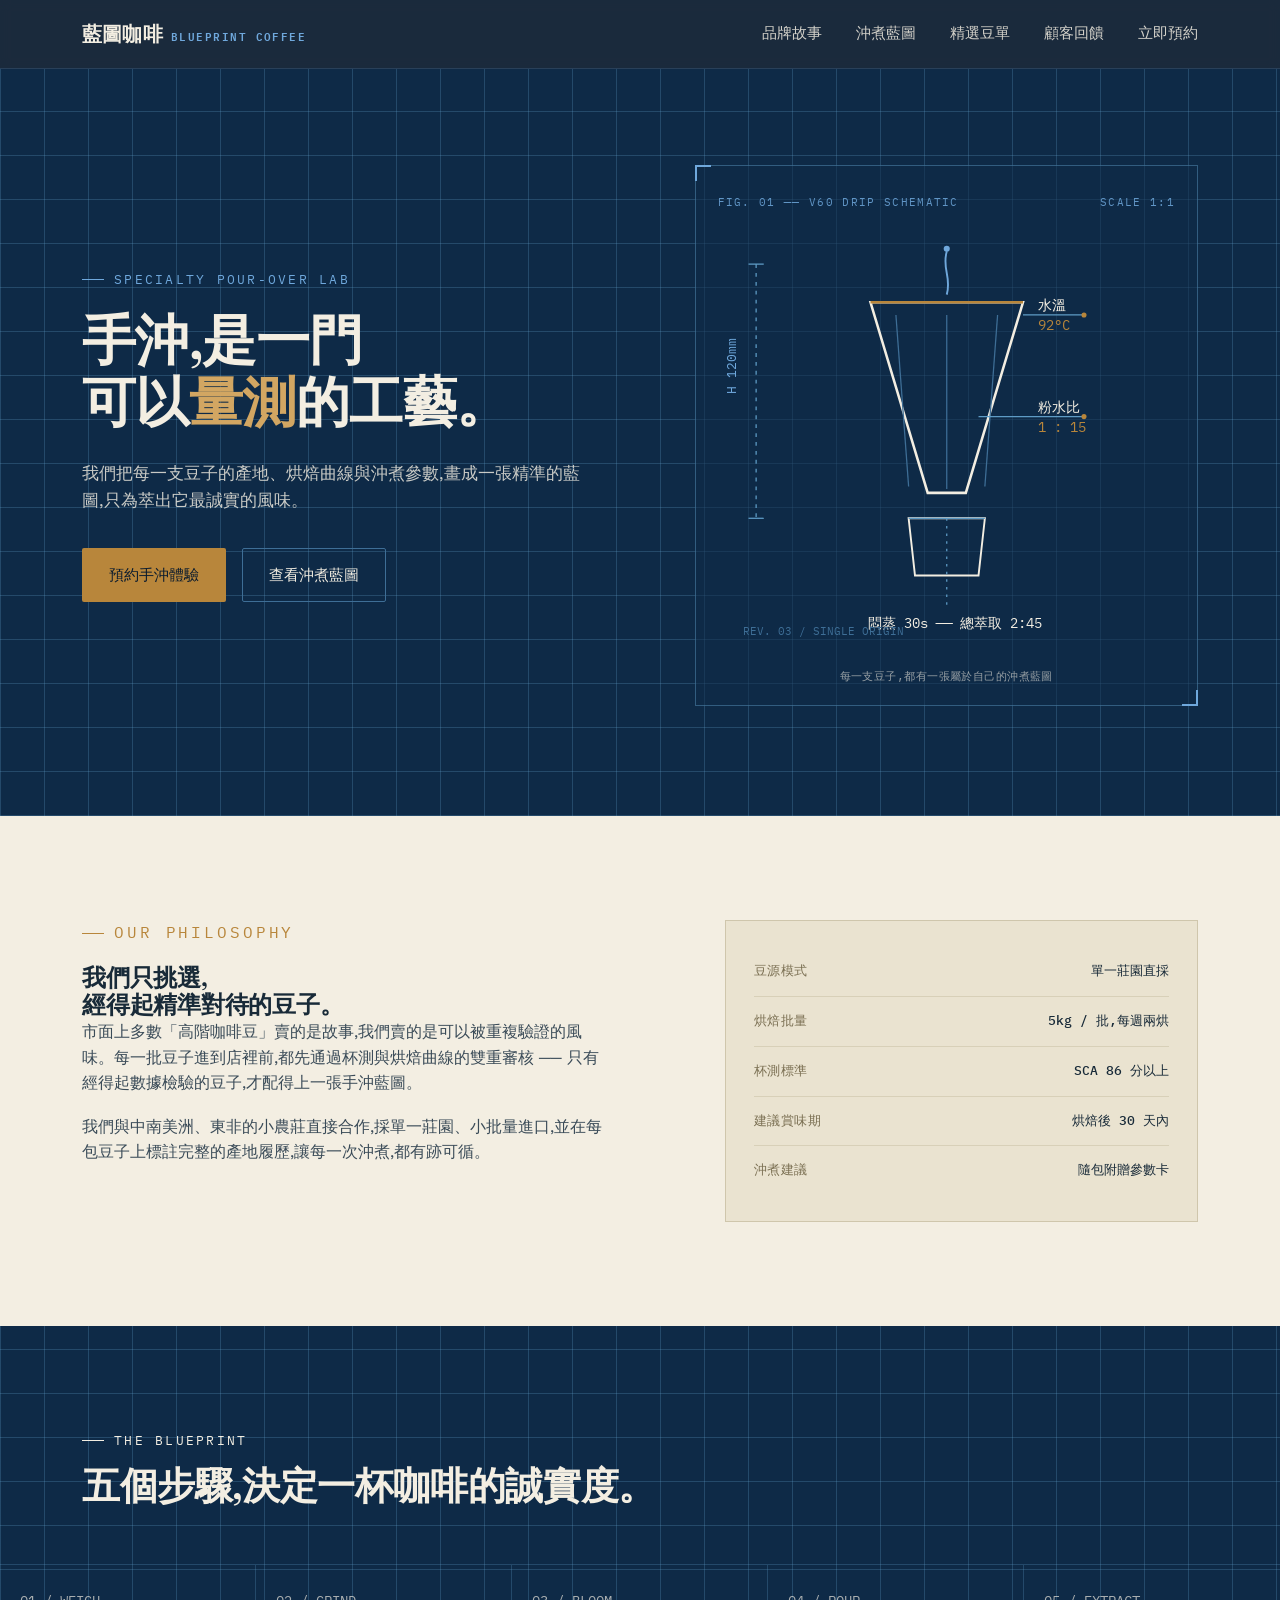
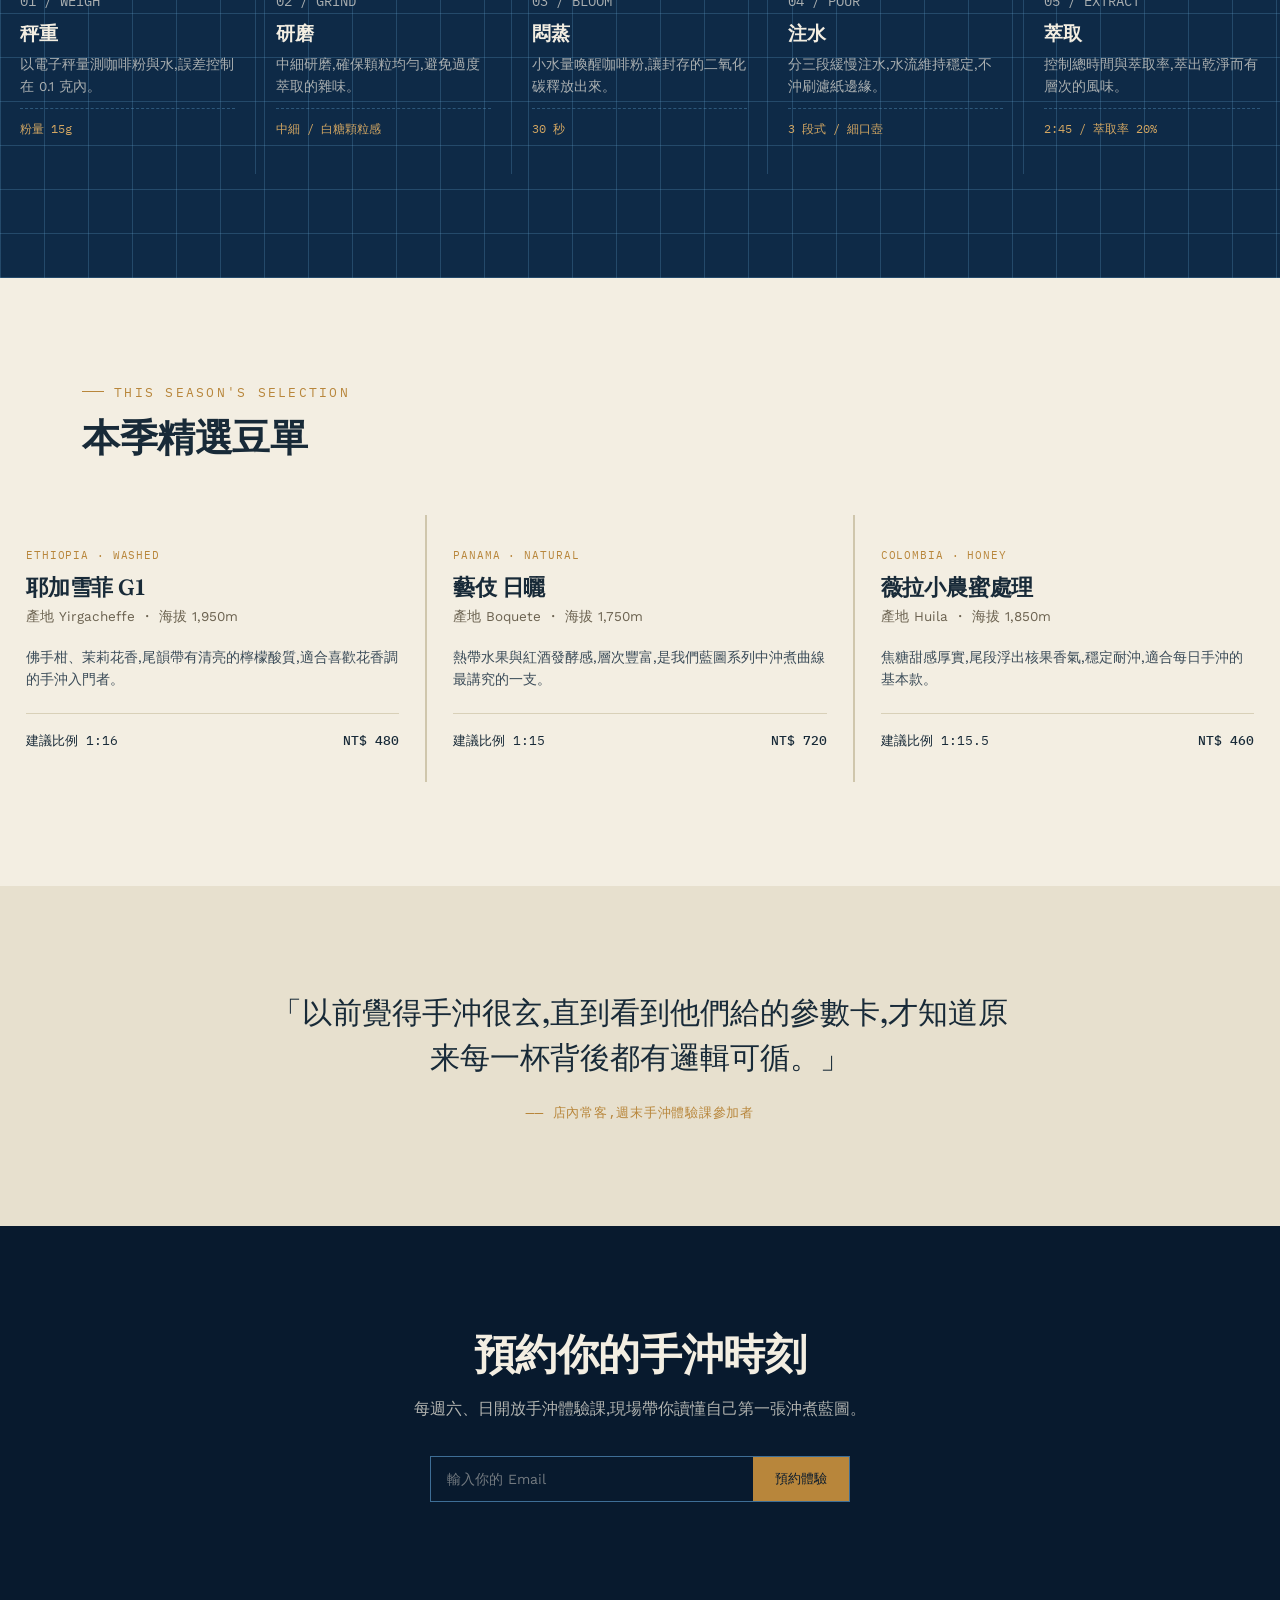
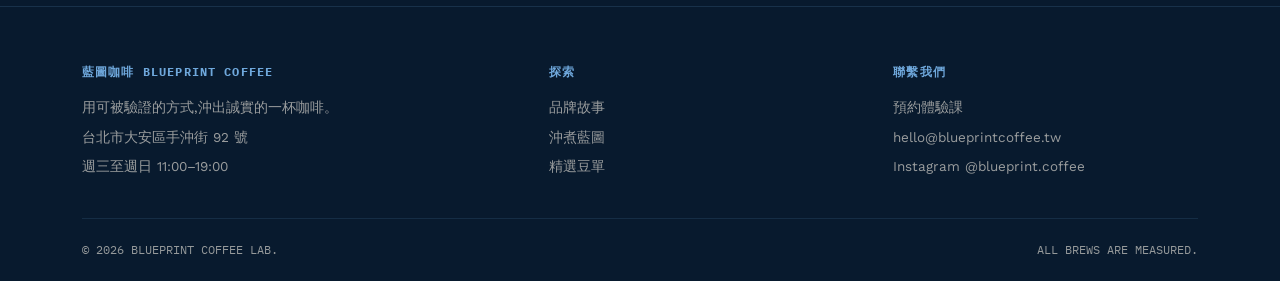
<file: docs/index.html>
<!DOCTYPE html>
<html lang="zh-Hant">
<head>
<meta charset="UTF-8">
<meta name="viewport" content="width=device-width, initial-scale=1.0">
<title>藍圖咖啡 Blueprint Coffee ── 精準手沖,誠實風味</title>
<link rel="preconnect" href="https://fonts.googleapis.com">
<link rel="preconnect" href="https://fonts.gstatic.com" crossorigin>
<link href="https://fonts.googleapis.com/css2?family=Fraunces:opsz,wght@9..144,400;9..144,500;9..144,600;9..144,700&family=Work+Sans:wght@300;400;500;600&family=IBM+Plex+Mono:wght@400;500&display=swap" rel="stylesheet">
<style>
  :root{
    --ink-black:#081A2E;
    --blueprint:#0E2A47;
    --blueprint-line:#3E6E96;
    --blueprint-line-soft:rgba(94,155,197,0.28);
    --paper:#F3EEE2;
    --paper-dim:#E7E0CE;
    --brass:#B8863B;
    --brass-light:#D2A662;
    --sky:#6FA8DC;
    --ink-on-paper:#182A38;
    --max-w:1180px;
  }

  *{margin:0;padding:0;box-sizing:border-box;}
  html{scroll-behavior:smooth;}
  body{
    font-family:'Work Sans', sans-serif;
    background:var(--paper);
    color:var(--ink-on-paper);
    line-height:1.6;
    -webkit-font-smoothing:antialiased;
  }
  a{color:inherit;text-decoration:none;}
  img,svg{display:block;max-width:100%;}
  .container{max-width:var(--max-w);margin:0 auto;padding:0 32px;}
  .eyebrow{
    font-family:'IBM Plex Mono', monospace;
    font-size:12.5px;
    letter-spacing:0.18em;
    text-transform:uppercase;
    display:flex;
    align-items:center;
    gap:10px;
  }
  .eyebrow::before{
    content:"";
    width:22px;height:1px;
    background:currentColor;
    display:inline-block;
  }
  h1,h2,h3{
    font-family:'Fraunces', serif;
    font-weight:600;
    line-height:1.15;
    letter-spacing:-0.01em;
  }
  .btn{
    display:inline-flex;
    align-items:center;
    gap:10px;
    padding:14px 26px;
    border-radius:2px;
    font-family:'Work Sans', sans-serif;
    font-size:15px;
    font-weight:500;
    border:1px solid transparent;
    cursor:pointer;
    transition:transform .25s ease, background .25s ease, border-color .25s ease, color .25s ease;
  }
  .btn:focus-visible{outline:2px solid var(--sky);outline-offset:3px;}
  .btn-primary{background:var(--brass);color:var(--ink-black);}
  .btn-primary:hover{background:var(--brass-light);transform:translateY(-1px);}
  .btn-ghost{border-color:var(--blueprint-line);color:var(--paper);}
  .btn-ghost:hover{border-color:var(--sky);color:var(--sky);}
  .btn-ghost.on-paper{border-color:var(--ink-on-paper);color:var(--ink-on-paper);}
  .btn-ghost.on-paper:hover{border-color:var(--brass);color:var(--brass);}

  /* ---------- NAV ---------- */
  header{
    position:sticky;top:0;z-index:50;
    background:rgba(8,26,46,0.92);
    backdrop-filter:blur(6px);
    border-bottom:1px solid rgba(94,155,197,0.2);
  }
  nav{
    max-width:var(--max-w);margin:0 auto;padding:18px 32px;
    display:flex;align-items:center;justify-content:space-between;
    color:var(--paper);
  }
  .logo{
    font-family:'Fraunces', serif;
    font-size:20px;font-weight:600;letter-spacing:0.01em;
    color:var(--paper);display:flex;align-items:baseline;gap:8px;
  }
  .logo span{
    font-family:'IBM Plex Mono', monospace;
    font-size:10.5px;letter-spacing:0.14em;color:var(--sky);
  }
  .nav-links{display:flex;gap:34px;font-size:14.5px;}
  .nav-links a{opacity:0.85;transition:opacity .2s;}
  .nav-links a:hover{opacity:1;color:var(--sky);}
  .nav-toggle{display:none;background:none;border:none;color:var(--paper);font-size:24px;cursor:pointer;}

  @media (max-width:860px){
    .nav-links{
      position:absolute;top:100%;left:0;right:0;
      background:var(--ink-black);
      flex-direction:column;gap:0;
      max-height:0;overflow:hidden;
      transition:max-height .3s ease;
    }
    .nav-links.open{max-height:320px;}
    .nav-links a{padding:16px 32px;border-top:1px solid rgba(94,155,197,0.15);}
    .nav-toggle{display:block;}
  }

  /* ---------- HERO ---------- */
  .hero{
    background:
      repeating-linear-gradient(0deg, var(--blueprint-line-soft) 0, var(--blueprint-line-soft) 1px, transparent 1px, transparent 44px),
      repeating-linear-gradient(90deg, var(--blueprint-line-soft) 0, var(--blueprint-line-soft) 1px, transparent 1px, transparent 44px),
      var(--blueprint);
    color:var(--paper);
    padding:96px 0 110px;
    position:relative;
    overflow:hidden;
  }
  .hero-grid{
    max-width:var(--max-w);margin:0 auto;padding:0 32px;
    display:grid;grid-template-columns:1.05fr 0.95fr;gap:56px;align-items:center;
  }
  .hero h1{font-size:clamp(34px,4.6vw,54px);margin:20px 0 26px;color:var(--paper);}
  .hero h1 em{font-style:normal;color:var(--brass-light);}
  .hero p.lede{font-size:17px;max-width:46ch;color:rgba(243,238,226,0.82);margin-bottom:34px;}
  .hero-cta{display:flex;gap:16px;flex-wrap:wrap;}
  .hero-eyebrow{color:var(--sky);margin-bottom:6px;}

  .blueprint-plate{
    position:relative;
    border:1px solid rgba(94,155,197,0.45);
    background:rgba(15,42,71,0.55);
    padding:28px 22px 20px;
  }
  .blueprint-plate::before,.blueprint-plate::after,
  .plate-corner-tl,.plate-corner-br{
    content:"";position:absolute;width:14px;height:14px;
    border-color:var(--sky);
  }
  .blueprint-plate::before{top:-1px;left:-1px;border-top:2px solid var(--sky);border-left:2px solid var(--sky);}
  .blueprint-plate::after{bottom:-1px;right:-1px;border-bottom:2px solid var(--sky);border-right:2px solid var(--sky);}
  .plate-label{
    font-family:'IBM Plex Mono', monospace;font-size:11px;letter-spacing:0.12em;
    color:var(--sky);display:flex;justify-content:space-between;margin-bottom:14px;opacity:0.85;
  }
  .plate-caption{
    font-family:'IBM Plex Mono', monospace;font-size:11px;color:rgba(243,238,226,0.6);
    text-align:center;margin-top:10px;letter-spacing:0.04em;
  }

  @media (max-width:900px){
    .hero-grid{grid-template-columns:1fr;}
    .hero{padding:64px 0 76px;}
  }

  /* ---------- SECTION SHARED ---------- */
  section{padding:104px 0;}
  .section-head{max-width:640px;margin-bottom:56px;}
  .section-head h2{font-size:clamp(26px,3.2vw,38px);margin-top:14px;}
  .on-dark{background:var(--ink-black);color:var(--paper);}
  .on-dark .eyebrow{color:var(--sky);}
  .on-paper .eyebrow{color:var(--brass);}

  /* ---------- ABOUT / SPEC SHEET ---------- */
  .about-grid{display:grid;grid-template-columns:1.1fr 0.9fr;gap:64px;align-items:start;}
  .about-grid p{font-size:16px;color:#3a4b58;max-width:52ch;margin-bottom:18px;}
  .spec-sheet{border:1px solid #cfc6ac;background:#EAE3D0;padding:26px 28px;}
  .spec-row{
    display:flex;justify-content:space-between;gap:20px;
    padding:14px 0;border-bottom:1px solid #d8d0b8;
    font-family:'IBM Plex Mono', monospace;font-size:13px;
  }
  .spec-row:last-child{border-bottom:none;}
  .spec-row dt{color:#7a6f52;letter-spacing:0.04em;}
  .spec-row dd{font-weight:500;color:var(--ink-on-paper);text-align:right;}

  @media (max-width:860px){ .about-grid{grid-template-columns:1fr;} }

  /* ---------- PROCESS BLUEPRINT ---------- */
  .process{
    background:
      repeating-linear-gradient(0deg, var(--blueprint-line-soft) 0, var(--blueprint-line-soft) 1px, transparent 1px, transparent 44px),
      repeating-linear-gradient(90deg, var(--blueprint-line-soft) 0, var(--blueprint-line-soft) 1px, transparent 1px, transparent 44px),
      var(--blueprint);
    color:var(--paper);
  }
  .steps{
    display:grid;grid-template-columns:repeat(5,1fr);gap:0;
    border-top:1px solid var(--blueprint-line-soft);
  }
  .step{
    padding:26px 20px;border-right:1px solid var(--blueprint-line-soft);position:relative;
  }
  .step:last-child{border-right:none;}
  .step-index{font-family:'IBM Plex Mono', monospace;font-size:12px;color:var(--sky);margin-bottom:14px;}
  .step h3{font-size:19px;color:var(--paper);margin-bottom:10px;font-weight:600;}
  .step p{font-size:13.5px;color:rgba(243,238,226,0.68);margin-bottom:10px;}
  .step .metric{
    font-family:'IBM Plex Mono', monospace;font-size:12px;color:var(--brass-light);
    border-top:1px dashed rgba(94,155,197,0.4);padding-top:10px;
  }
  @media (max-width:960px){
    .steps{grid-template-columns:1fr 1fr;}
    .step{border-right:1px solid var(--blueprint-line-soft);border-bottom:1px solid var(--blueprint-line-soft);}
    .step:nth-child(2n){border-right:none;}
  }
  @media (max-width:560px){
    .steps{grid-template-columns:1fr;}
    .step{border-right:none;}
  }

  /* ---------- BEANS ---------- */
  .bean-grid{display:grid;grid-template-columns:repeat(3,1fr);gap:2px;background:#cfc6ac;}
  .bean-card{
    background:var(--paper);padding:32px 26px;position:relative;
    display:flex;flex-direction:column;height:100%;
  }
  .bean-tag{
    font-family:'IBM Plex Mono', monospace;font-size:11px;color:var(--brass);
    letter-spacing:0.08em;margin-bottom:10px;
  }
  .bean-card h3{font-size:22px;margin-bottom:6px;}
  .bean-origin{font-size:13.5px;color:#6b6250;margin-bottom:18px;}
  .bean-notes{font-size:14px;color:#3a4b58;margin-bottom:22px;flex-grow:1;}
  .bean-meta{
    display:flex;justify-content:space-between;align-items:center;
    border-top:1px solid #d8d0b8;padding-top:16px;
    font-family:'IBM Plex Mono', monospace;font-size:12.5px;
  }
  .bean-price{color:var(--ink-on-paper);font-weight:500;}
  @media (max-width:900px){ .bean-grid{grid-template-columns:1fr 1fr;} }
  @media (max-width:600px){ .bean-grid{grid-template-columns:1fr;} }

  /* ---------- QUOTE ---------- */
  .quote-section{background:var(--paper-dim);}
  .quote-wrap{max-width:760px;margin:0 auto;text-align:center;}
  blockquote{
    font-family:'Fraunces', serif;font-size:clamp(22px,2.6vw,30px);
    font-weight:500;line-height:1.5;color:var(--ink-on-paper);margin-bottom:22px;
  }
  .quote-attr{font-family:'IBM Plex Mono', monospace;font-size:12.5px;color:var(--brass);letter-spacing:0.06em;}

  /* ---------- CTA / FOOTER ---------- */
  .cta-section{background:var(--ink-black);color:var(--paper);text-align:center;}
  .cta-section h2{font-size:clamp(28px,3.6vw,42px);margin-bottom:18px;}
  .cta-section p{color:rgba(243,238,226,0.72);max-width:48ch;margin:0 auto 34px;}
  .cta-form{
    display:flex;max-width:420px;margin:0 auto;gap:0;border:1px solid var(--blueprint-line);
  }
  .cta-form input{
    flex:1;background:transparent;border:none;padding:14px 16px;
    color:var(--paper);font-family:'Work Sans', sans-serif;font-size:14px;
  }
  .cta-form input::placeholder{color:rgba(243,238,226,0.45);}
  .cta-form input:focus{outline:none;}
  .cta-form button{
    background:var(--brass);color:var(--ink-black);border:none;
    padding:0 22px;font-weight:500;cursor:pointer;font-family:'Work Sans', sans-serif;
    transition:background .2s;
  }
  .cta-form button:hover{background:var(--brass-light);}

  footer{background:var(--ink-black);border-top:1px solid rgba(94,155,197,0.18);color:rgba(243,238,226,0.6);}
  .footer-grid{
    display:grid;grid-template-columns:1.4fr 1fr 1fr;gap:40px;padding:56px 0 32px;
    font-size:13.5px;
  }
  .footer-grid h4{
    font-family:'IBM Plex Mono', monospace;font-size:11.5px;letter-spacing:0.1em;
    color:var(--sky);margin-bottom:16px;text-transform:uppercase;
  }
  .footer-grid p, .footer-grid a{display:block;margin-bottom:8px;color:rgba(243,238,226,0.62);}
  .footer-grid a:hover{color:var(--paper);}
  .footer-bottom{
    border-top:1px solid rgba(94,155,197,0.15);padding:22px 0;
    font-family:'IBM Plex Mono', monospace;font-size:11.5px;
    display:flex;justify-content:space-between;flex-wrap:wrap;gap:10px;
  }
  @media (max-width:700px){ .footer-grid{grid-template-columns:1fr;} }

  /* ---------- REVEAL ---------- */
  .reveal{opacity:0;transform:translateY(18px);transition:opacity .7s ease, transform .7s ease;}
  .reveal.in{opacity:1;transform:translateY(0);}
  @media (prefers-reduced-motion: reduce){
    .reveal{opacity:1;transform:none;transition:none;}
    html{scroll-behavior:auto;}
  }
</style>
</head>
<body>

<header>
  <nav>
    <a href="#top" class="logo">藍圖咖啡<span>BLUEPRINT COFFEE</span></a>
    <button class="nav-toggle" id="navToggle" aria-label="開啟選單" aria-expanded="false">☰</button>
    <div class="nav-links" id="navLinks">
      <a href="#about">品牌故事</a>
      <a href="#process">沖煮藍圖</a>
      <a href="#beans">精選豆單</a>
      <a href="#quote">顧客回饋</a>
      <a href="#cta">立即預約</a>
    </div>
  </nav>
</header>

<section class="hero" id="top">
  <div class="hero-grid">
    <div>
      <p class="eyebrow hero-eyebrow">SPECIALTY POUR-OVER LAB</p>
      <h1>手沖,是一門<br>可以<em>量測</em>的工藝。</h1>
      <p class="lede">我們把每一支豆子的產地、烘焙曲線與沖煮參數,畫成一張精準的藍圖,只為萃出它最誠實的風味。</p>
      <div class="hero-cta">
        <a href="#cta" class="btn btn-primary">預約手沖體驗</a>
        <a href="#process" class="btn btn-ghost">查看沖煮藍圖</a>
      </div>
    </div>

    <div class="blueprint-plate reveal">
      <div class="plate-label"><span>FIG. 01 ── V60 DRIP SCHEMATIC</span><span>SCALE 1:1</span></div>
      <svg viewBox="0 0 360 340" xmlns="http://www.w3.org/2000/svg" role="img" aria-label="V60 手沖濾杯示意圖,標註水溫、粉水比、悶蒸與總萃取時間">
        <!-- dimension lines -->
        <line x1="30" y1="30" x2="30" y2="230" stroke="#5E9BC5" stroke-width="1" stroke-dasharray="3 4"/>
        <line x1="24" y1="30" x2="36" y2="30" stroke="#5E9BC5" stroke-width="1"/>
        <line x1="24" y1="230" x2="36" y2="230" stroke="#5E9BC5" stroke-width="1"/>
        <text x="14" y="132" fill="#6FA8DC" font-size="10" font-family="IBM Plex Mono, monospace" transform="rotate(-90 14 132)">H 120mm</text>

        <!-- dripper cone -->
        <path d="M120 60 L240 60 L195 210 L165 210 Z" fill="none" stroke="#F3EEE2" stroke-width="2"/>
        <path d="M120 60 L240 60" stroke="#B8863B" stroke-width="2"/>
        <!-- ribs -->
        <line x1="140" y1="70" x2="150" y2="205" stroke="#3E6E96" stroke-width="1"/>
        <line x1="180" y1="70" x2="180" y2="207" stroke="#3E6E96" stroke-width="1"/>
        <line x1="220" y1="70" x2="210" y2="205" stroke="#3E6E96" stroke-width="1"/>

        <!-- server -->
        <path d="M150 230 L210 230 L205 275 L155 275 Z" fill="none" stroke="#F3EEE2" stroke-width="1.5"/>
        <line x1="150" y1="230" x2="210" y2="230" stroke="#5E9BC5" stroke-width="1"/>

        <!-- pour line + droplets -->
        <path d="M180 20 C176 34, 184 40, 180 54" stroke="#6FA8DC" stroke-width="1.5" fill="none"/>
        <circle cx="180" cy="18" r="2.4" fill="#6FA8DC"/>

        <!-- annotation callouts -->
        <line x1="240" y1="70" x2="288" y2="70" stroke="#5E9BC5" stroke-width="1"/>
        <circle cx="288" cy="70" r="2" fill="#B8863B"/>
        <text x="252" y="66" fill="#F3EEE2" font-size="11" font-family="IBM Plex Mono, monospace">水溫</text>
        <text x="252" y="82" fill="#B8863B" font-size="11" font-family="IBM Plex Mono, monospace">92°C</text>

        <line x1="205" y1="150" x2="288" y2="150" stroke="#5E9BC5" stroke-width="1"/>
        <circle cx="288" cy="150" r="2" fill="#B8863B"/>
        <text x="252" y="146" fill="#F3EEE2" font-size="11" font-family="IBM Plex Mono, monospace">粉水比</text>
        <text x="252" y="162" fill="#B8863B" font-size="11" font-family="IBM Plex Mono, monospace">1 : 15</text>

        <line x1="180" y1="230" x2="180" y2="300" stroke="#5E9BC5" stroke-width="1" stroke-dasharray="2 4"/>
        <text x="118" y="316" fill="#F3EEE2" font-size="11" font-family="IBM Plex Mono, monospace">悶蒸 30s ── 總萃取 2:45</text>

        <!-- corner tick -->
        <text x="20" y="322" fill="#3E6E96" font-size="9" font-family="IBM Plex Mono, monospace">REV. 03 / SINGLE ORIGIN</text>
      </svg>
      <p class="plate-caption">每一支豆子,都有一張屬於自己的沖煮藍圖</p>
    </div>
  </div>
</section>

<section class="on-paper" id="about">
  <div class="container">
    <div class="about-grid">
      <div class="reveal">
        <p class="eyebrow">OUR PHILOSOPHY</p>
        <h2>我們只挑選,<br>經得起精準對待的豆子。</h2>
        <p>市面上多數「高階咖啡豆」賣的是故事,我們賣的是可以被重複驗證的風味。每一批豆子進到店裡前,都先通過杯測與烘焙曲線的雙重審核 ── 只有經得起數據檢驗的豆子,才配得上一張手沖藍圖。</p>
        <p>我們與中南美洲、東非的小農莊直接合作,採單一莊園、小批量進口,並在每包豆子上標註完整的產地履歷,讓每一次沖煮,都有跡可循。</p>
      </div>
      <dl class="spec-sheet reveal">
        <div class="spec-row"><dt>豆源模式</dt><dd>單一莊園直採</dd></div>
        <div class="spec-row"><dt>烘焙批量</dt><dd>5kg / 批,每週兩烘</dd></div>
        <div class="spec-row"><dt>杯測標準</dt><dd>SCA 86 分以上</dd></div>
        <div class="spec-row"><dt>建議賞味期</dt><dd>烘焙後 30 天內</dd></div>
        <div class="spec-row"><dt>沖煮建議</dt><dd>隨包附贈參數卡</dd></div>
      </dl>
    </div>
  </div>
</section>

<section class="process" id="process">
  <div class="container">
    <div class="section-head reveal">
      <p class="eyebrow">THE BLUEPRINT</p>
      <h2>五個步驟,決定一杯咖啡的誠實度。</h2>
    </div>
  </div>
  <div class="steps reveal">
    <div class="step">
      <p class="step-index">01 / WEIGH</p>
      <h3>秤重</h3>
      <p>以電子秤量測咖啡粉與水,誤差控制在 0.1 克內。</p>
      <p class="metric">粉量 15g</p>
    </div>
    <div class="step">
      <p class="step-index">02 / GRIND</p>
      <h3>研磨</h3>
      <p>中細研磨,確保顆粒均勻,避免過度萃取的雜味。</p>
      <p class="metric">中細 / 白糖顆粒感</p>
    </div>
    <div class="step">
      <p class="step-index">03 / BLOOM</p>
      <h3>悶蒸</h3>
      <p>小水量喚醒咖啡粉,讓封存的二氧化碳釋放出來。</p>
      <p class="metric">30 秒</p>
    </div>
    <div class="step">
      <p class="step-index">04 / POUR</p>
      <h3>注水</h3>
      <p>分三段緩慢注水,水流維持穩定,不沖刷濾紙邊緣。</p>
      <p class="metric">3 段式 / 細口壺</p>
    </div>
    <div class="step">
      <p class="step-index">05 / EXTRACT</p>
      <h3>萃取</h3>
      <p>控制總時間與萃取率,萃出乾淨而有層次的風味。</p>
      <p class="metric">2:45 / 萃取率 20%</p>
    </div>
  </div>
</section>

<section class="on-paper" id="beans">
  <div class="container">
    <div class="section-head reveal">
      <p class="eyebrow">THIS SEASON'S SELECTION</p>
      <h2>本季精選豆單</h2>
    </div>
  </div>
  <div class="bean-grid reveal">
    <div class="bean-card">
      <p class="bean-tag">ETHIOPIA · WASHED</p>
      <h3>耶加雪菲 G1</h3>
      <p class="bean-origin">產地 Yirgacheffe ・ 海拔 1,950m</p>
      <p class="bean-notes">佛手柑、茉莉花香,尾韻帶有清亮的檸檬酸質,適合喜歡花香調的手沖入門者。</p>
      <div class="bean-meta"><span>建議比例 1:16</span><span class="bean-price">NT$ 480</span></div>
    </div>
    <div class="bean-card">
      <p class="bean-tag">PANAMA · NATURAL</p>
      <h3>藝伎 日曬</h3>
      <p class="bean-origin">產地 Boquete ・ 海拔 1,750m</p>
      <p class="bean-notes">熱帶水果與紅酒發酵感,層次豐富,是我們藍圖系列中沖煮曲線最講究的一支。</p>
      <div class="bean-meta"><span>建議比例 1:15</span><span class="bean-price">NT$ 720</span></div>
    </div>
    <div class="bean-card">
      <p class="bean-tag">COLOMBIA · HONEY</p>
      <h3>薇拉小農蜜處理</h3>
      <p class="bean-origin">產地 Huila ・ 海拔 1,850m</p>
      <p class="bean-notes">焦糖甜感厚實,尾段浮出核果香氣,穩定耐沖,適合每日手沖的基本款。</p>
      <div class="bean-meta"><span>建議比例 1:15.5</span><span class="bean-price">NT$ 460</span></div>
    </div>
  </div>
</section>

<section class="quote-section" id="quote">
  <div class="container">
    <div class="quote-wrap reveal">
      <blockquote>「以前覺得手沖很玄,直到看到他們給的參數卡,才知道原来每一杯背後都有邏輯可循。」</blockquote>
      <p class="quote-attr">── 店內常客,週末手沖體驗課參加者</p>
    </div>
  </div>
</section>

<section class="cta-section" id="cta">
  <div class="container">
    <h2 class="reveal">預約你的手沖時刻</h2>
    <p class="reveal">每週六、日開放手沖體驗課,現場帶你讀懂自己第一張沖煮藍圖。</p>
    <form class="cta-form reveal" onsubmit="event.preventDefault(); this.querySelector('button').textContent='已收到,我們會盡快聯繫';">
      <input type="email" placeholder="輸入你的 Email" required aria-label="Email">
      <button type="submit">預約體驗</button>
    </form>
  </div>
</section>

<footer>
  <div class="container">
    <div class="footer-grid">
      <div>
        <h4>藍圖咖啡 BLUEPRINT COFFEE</h4>
        <p>用可被驗證的方式,沖出誠實的一杯咖啡。</p>
        <p>台北市大安區手沖街 92 號</p>
        <p>週三至週日 11:00–19:00</p>
      </div>
      <div>
        <h4>探索</h4>
        <a href="#about">品牌故事</a>
        <a href="#process">沖煮藍圖</a>
        <a href="#beans">精選豆單</a>
      </div>
      <div>
        <h4>聯繫我們</h4>
        <a href="#cta">預約體驗課</a>
        <a href="mailto:hello@blueprintcoffee.tw">hello@blueprintcoffee.tw</a>
        <a href="#top">Instagram @blueprint.coffee</a>
      </div>
    </div>
    <div class="footer-bottom">
      <span>© 2026 BLUEPRINT COFFEE LAB.</span>
      <span>ALL BREWS ARE MEASURED.</span>
    </div>
  </div>
</footer>

<script>
  // mobile nav toggle
  const navToggle = document.getElementById('navToggle');
  const navLinks = document.getElementById('navLinks');
  navToggle.addEventListener('click', () => {
    const isOpen = navLinks.classList.toggle('open');
    navToggle.setAttribute('aria-expanded', isOpen);
  });
  navLinks.querySelectorAll('a').forEach(a => a.addEventListener('click', () => {
    navLinks.classList.remove('open');
    navToggle.setAttribute('aria-expanded', 'false');
  }));

  // scroll reveal
  const prefersReduced = window.matchMedia('(prefers-reduced-motion: reduce)').matches;
  if (!prefersReduced && 'IntersectionObserver' in window) {
    const io = new IntersectionObserver((entries) => {
      entries.forEach(entry => {
        if (entry.isIntersecting) {
          entry.target.classList.add('in');
          io.unobserve(entry.target);
        }
      });
    }, { threshold: 0.15 });
    document.querySelectorAll('.reveal').forEach(el => io.observe(el));
  } else {
    document.querySelectorAll('.reveal').forEach(el => el.classList.add('in'));
  }
</script>

</body>
</html>
</file>
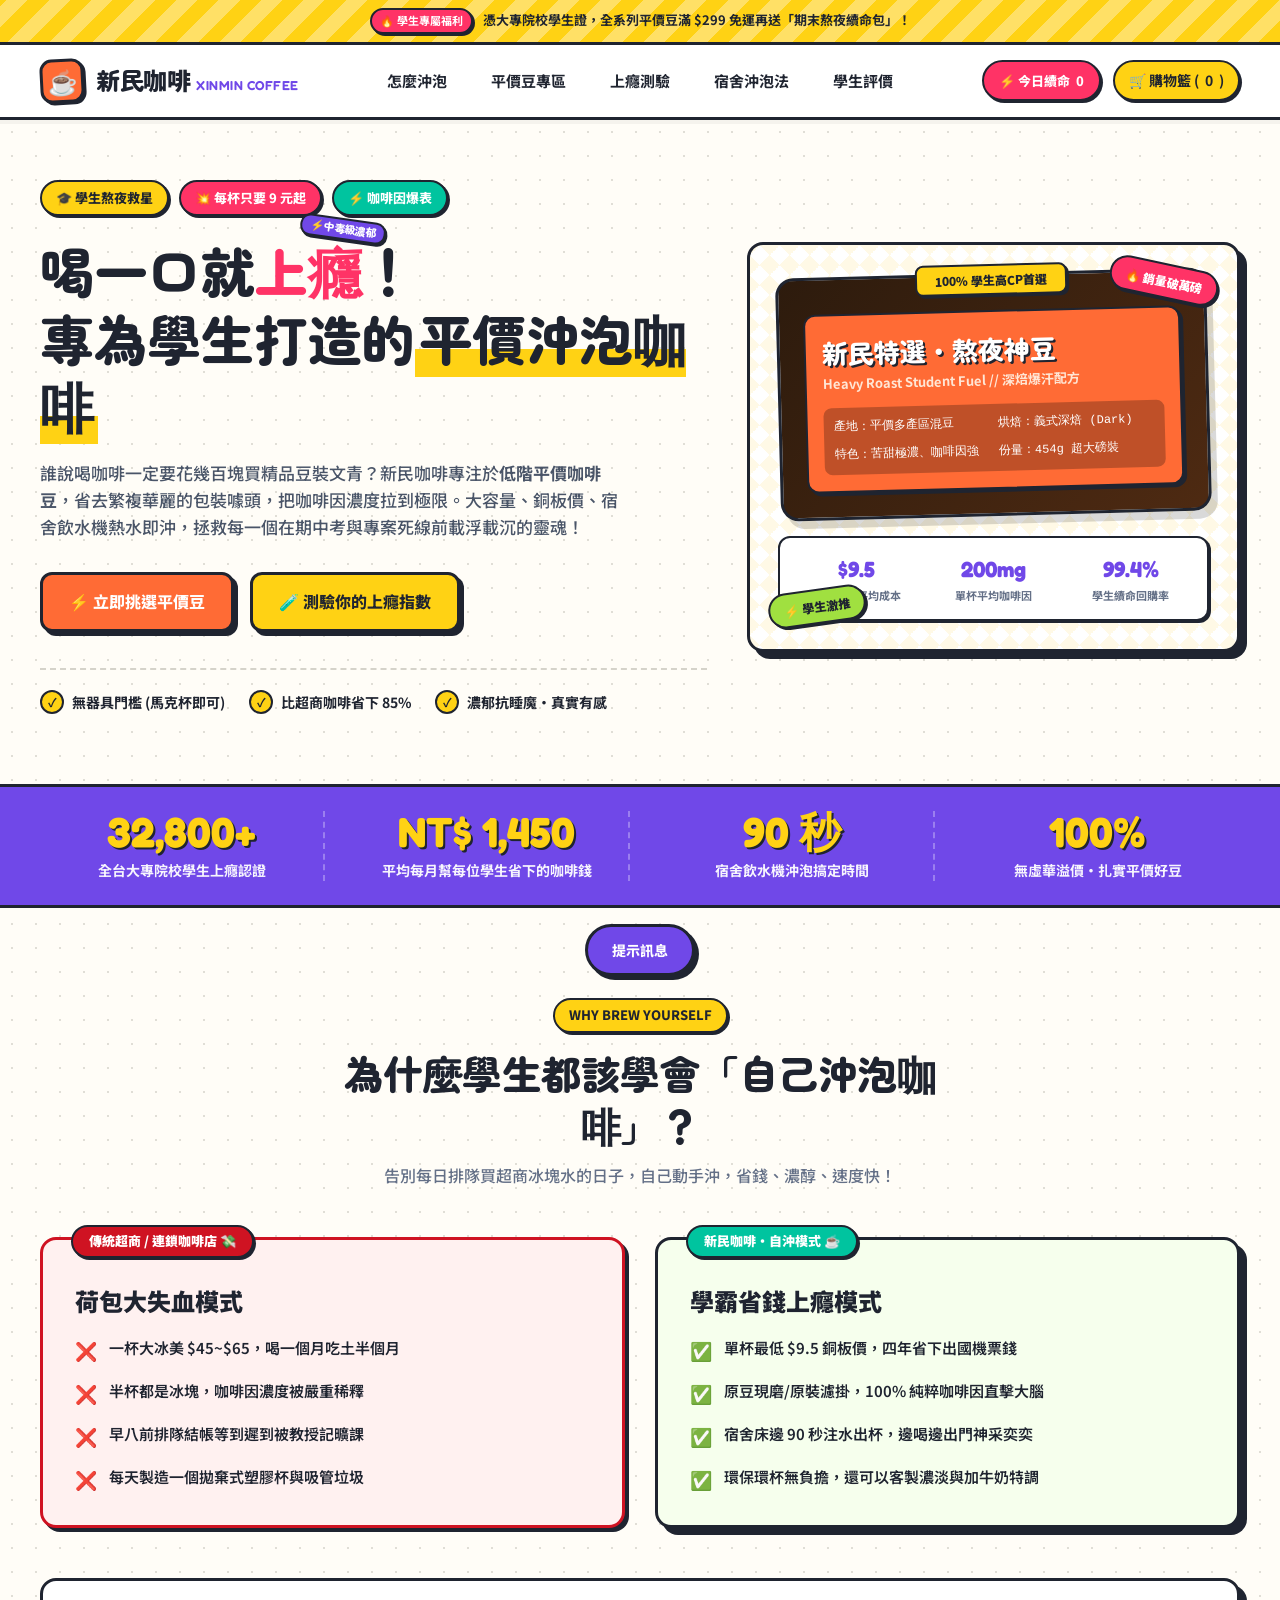
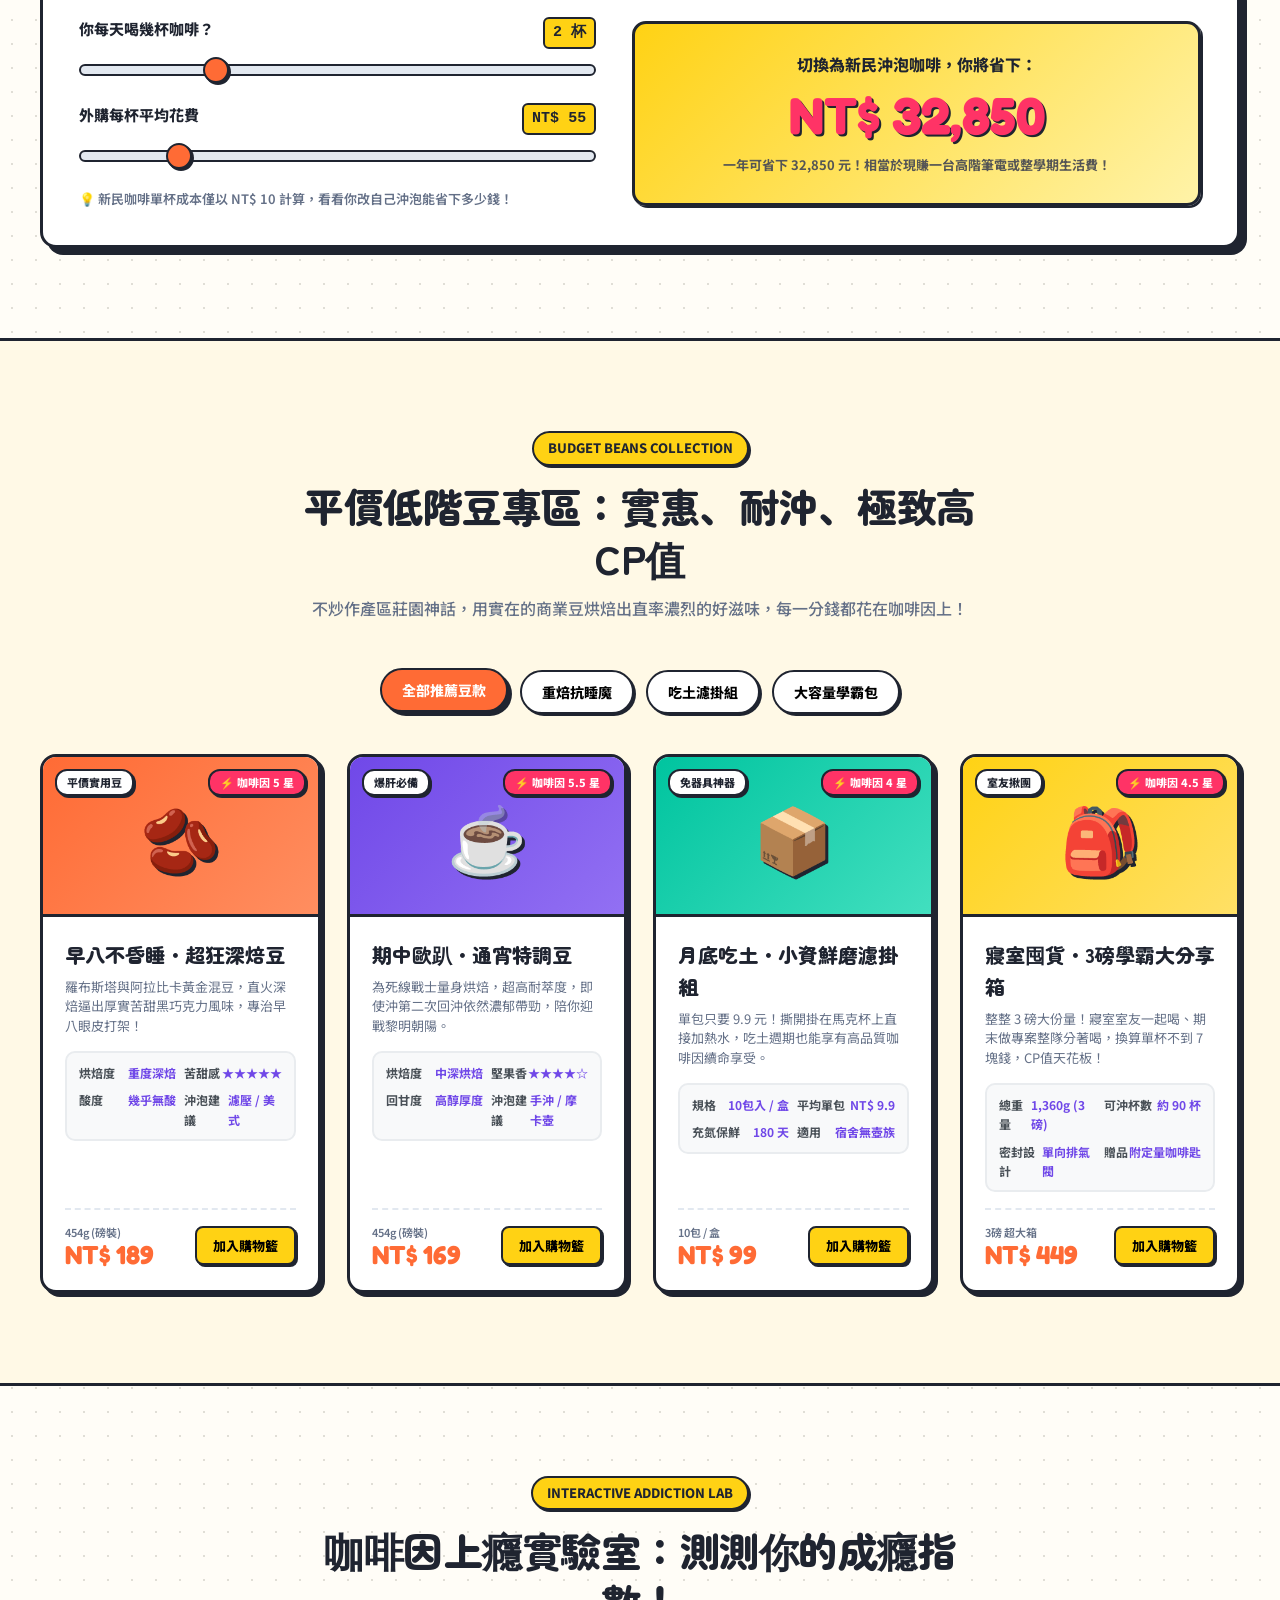
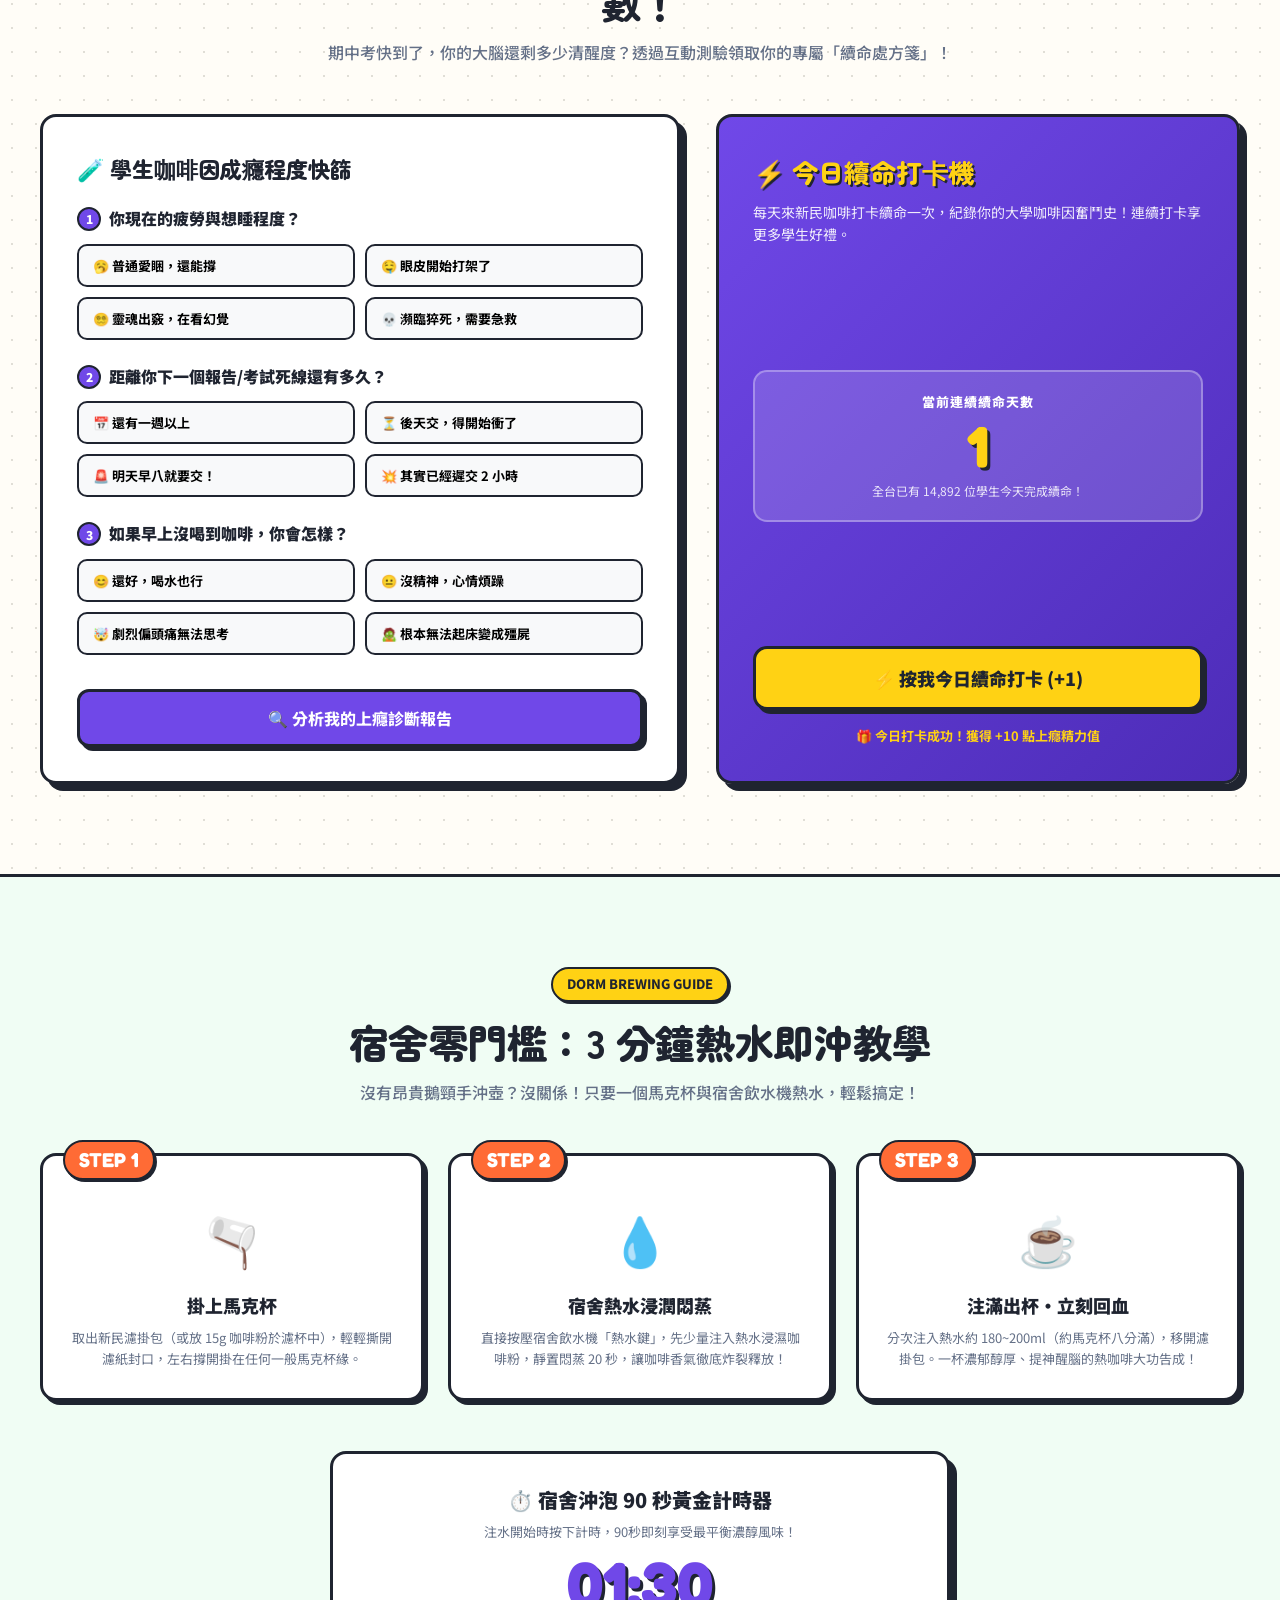
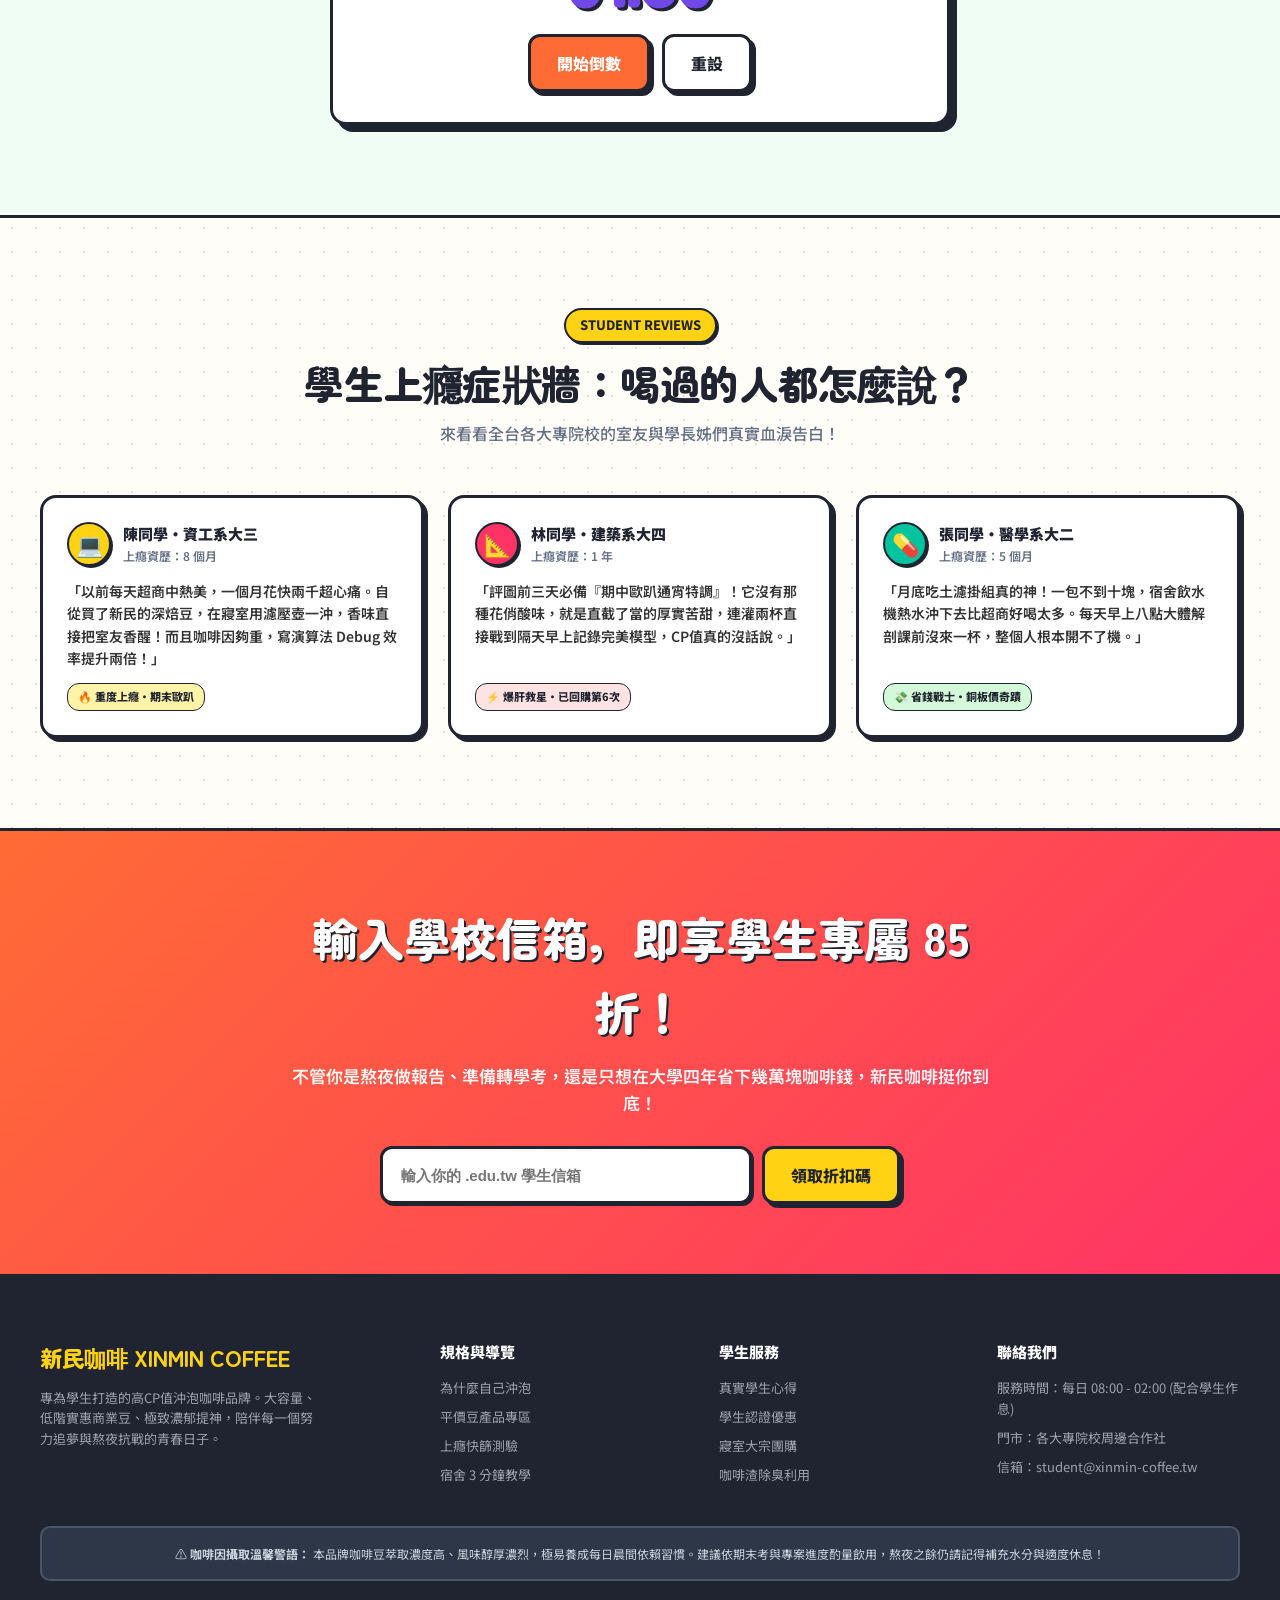
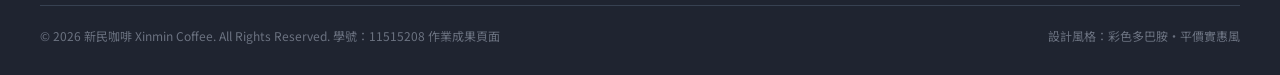
<file: onepage/index.html>
<!DOCTYPE html>
<html lang="zh-Hant">
<head>
  <meta charset="UTF-8">
  <meta name="viewport" content="width=device-width, initial-scale=1.0">
  <meta name="description" content="新民咖啡 - 專為學生打造的高CP值平價沖泡咖啡！低階咖啡豆、大容量超實惠、咖啡因拉滿，熬夜期中、早八提神，一喝就上癮！">
  <title>新民咖啡｜平價低階豆，極致高享受！學生沖泡咖啡上癮首選</title>
  <link rel="preconnect" href="https://fonts.googleapis.com">
  <link rel="preconnect" href="https://fonts.gstatic.com" crossorigin>
  <link href="https://fonts.googleapis.com/css2?family=Fredoka:wght@500;600;700&family=Noto+Sans+TC:wght@400;500;700;900&family=Zen+Maru+Gothic:wght@700;900&display=swap" rel="stylesheet">
  <style>
    :root {
      /* 多巴胺彩色系品牌配色 (Colorful Palette) */
      --color-yellow: #FFD214;
      --color-orange: #FF6B35;
      --color-pink: #FF3366;
      --color-purple: #7048E8;
      --color-cyan: #00C49F;
      --color-blue: #1890FF;
      --color-lime: #A0E040;
      
      --bg-cream: #FFFDF7;
      --bg-card: #FFFFFF;
      --text-dark: #1F2430;
      --text-muted: #647087;
      --border-dark: #1F2430;
      
      /* 復古大膽彩繪 Pop 陰影風格 */
      --shadow-pop: 4px 4px 0px var(--border-dark);
      --shadow-pop-lg: 7px 7px 0px var(--border-dark);
      --shadow-pop-sm: 2px 2px 0px var(--border-dark);
      --radius-box: 16px;
      --radius-sm: 8px;
    }

    * {
      box-sizing: border-box;
      margin: 0;
      padding: 0;
    }

    html {
      scroll-behavior: smooth;
    }

    body {
      background-color: var(--bg-cream);
      color: var(--text-dark);
      font-family: 'Noto Sans TC', sans-serif;
      line-height: 1.6;
      overflow-x: hidden;
      background-image: radial-gradient(#e0ded6 1px, transparent 1px);
      background-size: 24px 24px;
    }

    a {
      text-decoration: none;
      color: inherit;
    }

    button {
      cursor: pointer;
      font-family: inherit;
      border: none;
      background: none;
    }

    .container {
      width: min(1200px, calc(100% - 40px));
      margin: 0 auto;
    }

    /* 頂部彩色警告/廣播條 */
    .top-banner {
      background: repeating-linear-gradient(
        -45deg,
        var(--color-yellow),
        var(--color-yellow) 15px,
        #FFE066 15px,
        #FFE066 30px
      );
      border-bottom: 3px solid var(--border-dark);
      padding: 8px 16px;
      text-align: center;
      font-size: 13px;
      font-weight: 700;
      color: var(--text-dark);
      display: flex;
      align-items: center;
      justify-content: center;
      gap: 10px;
    }

    .top-banner span.badge {
      background: var(--color-pink);
      color: #fff;
      padding: 2px 8px;
      border-radius: 20px;
      font-size: 11px;
      border: 2px solid var(--border-dark);
      box-shadow: 2px 2px 0 var(--border-dark);
    }

    /* 導覽列 Navbar */
    .site-header {
      background: #FFFFFF;
      border-bottom: 3px solid var(--border-dark);
      position: sticky;
      top: 0;
      z-index: 100;
      box-shadow: 0 4px 0 rgba(0,0,0,0.04);
    }

    .navbar {
      display: flex;
      align-items: center;
      justify-content: space-between;
      height: 72px;
    }

    .logo-group {
      display: flex;
      align-items: center;
      gap: 12px;
    }

    .logo-badge {
      width: 44px;
      height: 44px;
      background: var(--color-orange);
      border: 3px solid var(--border-dark);
      border-radius: 12px;
      display: grid;
      place-items: center;
      font-size: 24px;
      box-shadow: var(--shadow-pop-sm);
      transform: rotate(-3deg);
      transition: transform 0.2s ease;
    }

    .logo-badge:hover {
      transform: rotate(6deg) scale(1.05);
    }

    .brand-title {
      font-family: 'Zen Maru Gothic', 'Noto Sans TC', sans-serif;
      font-size: 24px;
      font-weight: 900;
      letter-spacing: -0.5px;
      color: var(--text-dark);
      display: flex;
      align-items: baseline;
      gap: 6px;
    }

    .brand-title small {
      font-family: 'Fredoka', cursive;
      font-size: 13px;
      color: var(--color-purple);
      font-weight: 600;
      letter-spacing: 0.5px;
    }

    .nav-menu {
      display: flex;
      list-style: none;
      align-items: center;
      gap: 24px;
    }

    .nav-menu a {
      font-weight: 700;
      font-size: 15px;
      color: var(--text-dark);
      position: relative;
      padding: 6px 10px;
      border-radius: 8px;
      transition: all 0.2s;
    }

    .nav-menu a:hover {
      background: var(--color-yellow);
      border: 2px solid var(--border-dark);
      box-shadow: var(--shadow-pop-sm);
      transform: translateY(-2px);
    }

    .nav-actions {
      display: flex;
      align-items: center;
      gap: 12px;
    }

    .btn-streak {
      background: var(--color-pink);
      color: #fff;
      font-weight: 800;
      font-size: 13px;
      padding: 9px 15px;
      border: 2px solid var(--border-dark);
      border-radius: 25px;
      box-shadow: var(--shadow-pop-sm);
      display: flex;
      align-items: center;
      gap: 6px;
      transition: all 0.15s ease;
    }

    .btn-streak:hover {
      transform: translate(-1px, -1px);
      box-shadow: var(--shadow-pop);
      background: #ff1f57;
    }

    .cart-pill {
      background: var(--color-yellow);
      border: 2px solid var(--border-dark);
      border-radius: 25px;
      padding: 7px 14px;
      font-weight: 700;
      font-size: 14px;
      display: flex;
      align-items: center;
      gap: 6px;
      box-shadow: var(--shadow-pop-sm);
      cursor: pointer;
    }

    /* 彩色按鈕通規 */
    .pop-btn {
      display: inline-flex;
      align-items: center;
      justify-content: center;
      gap: 8px;
      font-weight: 800;
      font-size: 16px;
      padding: 14px 26px;
      border: 3px solid var(--border-dark);
      border-radius: 12px;
      box-shadow: var(--shadow-pop);
      transition: transform 0.15s ease, box-shadow 0.15s ease, background-color 0.2s;
      cursor: pointer;
    }

    .pop-btn:hover {
      transform: translate(-2px, -2px);
      box-shadow: var(--shadow-pop-lg);
    }

    .pop-btn:active {
      transform: translate(2px, 2px);
      box-shadow: var(--shadow-pop-sm);
    }

    .btn-orange { background: var(--color-orange); color: #fff; }
    .btn-yellow { background: var(--color-yellow); color: var(--text-dark); }
    .btn-cyan { background: var(--color-cyan); color: #fff; }
    .btn-purple { background: var(--color-purple); color: #fff; }
    .btn-white { background: #fff; color: var(--text-dark); }

    /* Hero Section */
    .hero-section {
      padding: 60px 0 70px;
      position: relative;
    }

    .hero-grid {
      display: grid;
      grid-template-columns: 1.15fr 0.85fr;
      gap: 40px;
      align-items: center;
    }

    .hero-tags {
      display: flex;
      flex-wrap: wrap;
      gap: 10px;
      margin-bottom: 20px;
    }

    .tag-chip {
      display: inline-flex;
      align-items: center;
      gap: 6px;
      padding: 6px 14px;
      font-size: 13px;
      font-weight: 800;
      border: 2px solid var(--border-dark);
      border-radius: 20px;
      box-shadow: var(--shadow-pop-sm);
    }

    .tag-yellow { background: var(--color-yellow); color: var(--text-dark); }
    .tag-pink { background: var(--color-pink); color: #fff; }
    .tag-cyan { background: var(--color-cyan); color: #fff; }
    .tag-purple { background: var(--color-purple); color: #fff; }

    .hero-title {
      font-family: 'Zen Maru Gothic', sans-serif;
      font-size: clamp(34px, 4.5vw, 54px);
      font-weight: 900;
      line-height: 1.25;
      margin-bottom: 20px;
      letter-spacing: -0.5px;
    }

    .hero-title .highlight {
      background: linear-gradient(180deg, transparent 65%, var(--color-yellow) 65%);
      display: inline;
      padding: 0 4px;
    }

    .hero-title .mark-addict {
      color: var(--color-pink);
      position: relative;
      display: inline-block;
    }

    .hero-title .mark-addict::after {
      content: '⚡中毒級濃郁';
      position: absolute;
      top: -18px;
      right: -25px;
      font-size: 11px;
      background: var(--color-purple);
      color: #fff;
      padding: 2px 8px;
      border-radius: 10px;
      border: 2px solid var(--border-dark);
      transform: rotate(8deg);
      box-shadow: var(--shadow-pop-sm);
    }

    .hero-desc {
      font-size: 17px;
      color: #4a5568;
      margin-bottom: 32px;
      font-weight: 500;
      max-width: 580px;
    }

    .hero-actions {
      display: flex;
      flex-wrap: wrap;
      gap: 16px;
      margin-bottom: 36px;
    }

    .hero-perks {
      display: flex;
      gap: 24px;
      padding-top: 20px;
      border-top: 2px dashed #d5d3ca;
    }

    .perk-item {
      display: flex;
      align-items: center;
      gap: 8px;
      font-size: 14px;
      font-weight: 700;
      color: var(--text-dark);
    }

    .perk-icon {
      width: 24px;
      height: 24px;
      background: var(--color-yellow);
      border: 2px solid var(--border-dark);
      border-radius: 50%;
      display: grid;
      place-items: center;
      font-size: 12px;
    }

    /* Hero 卡片右側視覺 */
    .hero-visual-card {
      background: #FFFFFF;
      border: 3px solid var(--border-dark);
      border-radius: var(--radius-box);
      box-shadow: var(--shadow-pop-lg);
      padding: 28px;
      position: relative;
      overflow: hidden;
      background-image: 
        linear-gradient(45deg, #FFF9E6 25%, transparent 25%), 
        linear-gradient(-45deg, #FFF9E6 25%, transparent 25%), 
        linear-gradient(45deg, transparent 75%, #FFF9E6 75%), 
        linear-gradient(-45deg, transparent 75%, #FFF9E6 75%);
      background-size: 20px 20px;
    }

    .coffee-bag-mockup {
      background: linear-gradient(135deg, #2D1B0D, #4E2A12);
      border: 3px solid var(--border-dark);
      border-radius: 18px;
      padding: 24px;
      color: #fff;
      position: relative;
      box-shadow: 6px 8px 0 rgba(0,0,0,0.15);
      margin-bottom: 20px;
      transform: rotate(-1.5deg);
    }

    .bag-top-clip {
      position: absolute;
      top: -12px;
      left: 50%;
      transform: translateX(-50%);
      background: var(--color-yellow);
      border: 2px solid var(--border-dark);
      padding: 4px 18px;
      border-radius: 8px;
      font-size: 12px;
      font-weight: 900;
      color: var(--text-dark);
      box-shadow: 2px 2px 0 var(--border-dark);
    }

    .bag-label {
      background: var(--color-orange);
      border: 2px solid var(--border-dark);
      border-radius: 12px;
      padding: 16px;
      margin-top: 10px;
      box-shadow: 3px 3px 0 var(--border-dark);
    }

    .bag-name {
      font-family: 'Zen Maru Gothic', sans-serif;
      font-size: 26px;
      font-weight: 900;
      color: #fff;
      text-shadow: 2px 2px 0 var(--border-dark);
    }

    .bag-subtitle {
      font-size: 13px;
      color: #FFE6D5;
      font-weight: 700;
    }

    .bag-specs {
      display: grid;
      grid-template-columns: 1fr 1fr;
      gap: 8px;
      margin-top: 14px;
      background: rgba(0,0,0,0.25);
      padding: 10px;
      border-radius: 8px;
      font-size: 12px;
      font-family: monospace;
    }

    .floating-sticker {
      position: absolute;
      border: 2px solid var(--border-dark);
      padding: 6px 14px;
      font-weight: 900;
      font-size: 12px;
      border-radius: 20px;
      box-shadow: var(--shadow-pop-sm);
      z-index: 2;
    }

    .stk-1 {
      top: 18px;
      right: 18px;
      background: var(--color-pink);
      color: #fff;
      transform: rotate(12deg);
    }

    .stk-2 {
      bottom: 24px;
      left: 18px;
      background: var(--color-lime);
      color: var(--text-dark);
      transform: rotate(-8deg);
    }

    .hero-stat-row {
      display: grid;
      grid-template-columns: repeat(3, 1fr);
      gap: 12px;
      background: #FFFFFF;
      border: 2px solid var(--border-dark);
      border-radius: 12px;
      padding: 14px;
      text-align: center;
      box-shadow: var(--shadow-pop-sm);
    }

    .stat-box .num {
      font-family: 'Fredoka', cursive;
      font-size: 22px;
      font-weight: 700;
      color: var(--color-purple);
    }

    .stat-box .txt {
      font-size: 11px;
      font-weight: 700;
      color: var(--text-muted);
    }

    /* 數字數據跑馬看板 */
    .metric-strip {
      background: var(--color-purple);
      border-top: 3px solid var(--border-dark);
      border-bottom: 3px solid var(--border-dark);
      color: #fff;
      padding: 24px 0;
    }

    .metric-grid {
      display: grid;
      grid-template-columns: repeat(4, 1fr);
      gap: 20px;
      text-align: center;
    }

    .metric-card {
      border-right: 2px dashed rgba(255,255,255,0.3);
      padding: 0 10px;
    }

    .metric-card:last-child {
      border-right: none;
    }

    .metric-val {
      font-family: 'Fredoka', cursive;
      font-size: clamp(32px, 3.5vw, 42px);
      font-weight: 700;
      color: var(--color-yellow);
      text-shadow: 2px 2px 0 var(--border-dark);
      line-height: 1;
      margin-bottom: 6px;
    }

    .metric-label {
      font-size: 14px;
      font-weight: 700;
      opacity: 0.95;
    }

    /* 章節標題 */
    .section-header {
      text-align: center;
      max-width: 680px;
      margin: 0 auto 48px;
    }

    .sec-badge {
      display: inline-block;
      padding: 5px 14px;
      background: var(--color-yellow);
      border: 2px solid var(--border-dark);
      border-radius: 20px;
      font-size: 13px;
      font-weight: 800;
      box-shadow: var(--shadow-pop-sm);
      margin-bottom: 14px;
      text-transform: uppercase;
    }

    .sec-title {
      font-family: 'Zen Maru Gothic', sans-serif;
      font-size: clamp(28px, 3.5vw, 40px);
      font-weight: 900;
      letter-spacing: -0.5px;
      margin-bottom: 12px;
      line-height: 1.3;
    }

    .sec-desc {
      color: var(--text-muted);
      font-size: 16px;
      font-weight: 500;
    }

    /* Section 1: 為什麼學生要自己沖泡咖啡 (推廣沖泡咖啡) */
    .why-brew-section {
      padding: 90px 0;
    }

    .compare-container {
      display: grid;
      grid-template-columns: 1fr 1fr;
      gap: 30px;
      margin-bottom: 50px;
    }

    .compare-card {
      border: 3px solid var(--border-dark);
      border-radius: var(--radius-box);
      padding: 32px;
      position: relative;
      box-shadow: var(--shadow-pop);
      background: #FFFFFF;
    }

    .compare-card.bad {
      background: #FFF1F0;
      border-color: #CF1322;
    }

    .compare-card.bad .card-badge {
      background: #CF1322;
      color: #fff;
    }

    .compare-card.good {
      background: #F6FFED;
      border-color: var(--border-dark);
      box-shadow: var(--shadow-pop-lg);
    }

    .compare-card.good .card-badge {
      background: var(--color-cyan);
      color: #fff;
    }

    .card-badge {
      position: absolute;
      top: -15px;
      left: 28px;
      padding: 4px 16px;
      border: 2px solid var(--border-dark);
      border-radius: 20px;
      font-weight: 900;
      font-size: 13px;
      box-shadow: var(--shadow-pop-sm);
    }

    .compare-title {
      font-size: 24px;
      font-weight: 900;
      margin: 10px 0 16px;
    }

    .compare-list {
      list-style: none;
      display: flex;
      flex-direction: column;
      gap: 14px;
    }

    .compare-list li {
      display: flex;
      align-items: flex-start;
      gap: 12px;
      font-size: 15px;
      font-weight: 600;
    }

    .list-icon {
      font-size: 18px;
      flex-shrink: 0;
    }

    /* 學生省錢計算機 */
    .calc-box {
      background: #FFFFFF;
      border: 3px solid var(--border-dark);
      border-radius: var(--radius-box);
      box-shadow: var(--shadow-pop-lg);
      padding: 36px;
      display: grid;
      grid-template-columns: 1fr 1.1fr;
      gap: 36px;
      align-items: center;
    }

    .calc-inputs {
      display: flex;
      flex-direction: column;
      gap: 20px;
    }

    .input-label {
      font-weight: 800;
      font-size: 15px;
      display: flex;
      justify-content: space-between;
      margin-bottom: 8px;
    }

    .input-label span.val-badge {
      background: var(--color-yellow);
      border: 2px solid var(--border-dark);
      padding: 2px 8px;
      border-radius: 6px;
      font-family: monospace;
    }

    .slider {
      width: 100%;
      height: 12px;
      border-radius: 6px;
      background: #E2E8F0;
      outline: none;
      border: 2px solid var(--border-dark);
      appearance: none;
    }

    .slider::-webkit-slider-thumb {
      appearance: none;
      width: 26px;
      height: 26px;
      border-radius: 50%;
      background: var(--color-orange);
      border: 2px solid var(--border-dark);
      cursor: pointer;
      box-shadow: 2px 2px 0 var(--border-dark);
    }

    .calc-result {
      background: linear-gradient(135deg, var(--color-yellow), #FFF3A8);
      border: 3px solid var(--border-dark);
      border-radius: 14px;
      padding: 28px;
      text-align: center;
      box-shadow: var(--shadow-pop-sm);
    }

    .calc-result h4 {
      font-size: 16px;
      font-weight: 800;
      color: var(--text-dark);
      margin-bottom: 8px;
    }

    .savings-amount {
      font-family: 'Fredoka', cursive;
      font-size: clamp(38px, 4.5vw, 52px);
      font-weight: 700;
      color: var(--color-pink);
      text-shadow: 2px 2px 0 var(--border-dark);
      line-height: 1.1;
      margin-bottom: 12px;
    }

    .calc-subtext {
      font-size: 13px;
      font-weight: 700;
      color: #555;
      line-height: 1.5;
    }

    /* Section 2: 品牌風格 - 低階咖啡豆產品系列 */
    .products-section {
      padding: 90px 0;
      background: #FFF9E6;
      border-top: 3px solid var(--border-dark);
      border-bottom: 3px solid var(--border-dark);
    }

    .filter-tabs {
      display: flex;
      justify-content: center;
      flex-wrap: wrap;
      gap: 12px;
      margin-bottom: 40px;
    }

    .filter-btn {
      padding: 10px 20px;
      border: 2px solid var(--border-dark);
      border-radius: 25px;
      font-weight: 800;
      font-size: 14px;
      background: #fff;
      box-shadow: var(--shadow-pop-sm);
      transition: all 0.15s ease;
    }

    .filter-btn.active, .filter-btn:hover {
      background: var(--color-orange);
      color: #fff;
      transform: translateY(-2px);
      box-shadow: var(--shadow-pop);
    }

    .products-grid {
      display: grid;
      grid-template-columns: repeat(auto-fit, minmax(270px, 1fr));
      gap: 26px;
    }

    .product-card {
      background: #FFFFFF;
      border: 3px solid var(--border-dark);
      border-radius: var(--radius-box);
      box-shadow: var(--shadow-pop);
      display: flex;
      flex-direction: column;
      overflow: hidden;
      transition: transform 0.2s ease, box-shadow 0.2s ease;
      position: relative;
    }

    .product-card:hover {
      transform: translateY(-6px);
      box-shadow: var(--shadow-pop-lg);
    }

    .card-top {
      height: 160px;
      display: flex;
      align-items: center;
      justify-content: center;
      position: relative;
      border-bottom: 3px solid var(--border-dark);
      padding: 16px;
    }

    .card-top.bg-orange { background: linear-gradient(135deg, #FF6B35, #FF8E60); }
    .card-top.bg-purple { background: linear-gradient(135deg, #7048E8, #9270F3); }
    .card-top.bg-cyan   { background: linear-gradient(135deg, #00C49F, #42DFBF); }
    .card-top.bg-yellow { background: linear-gradient(135deg, #FFD214, #FFE066); }

    .bean-icon-large {
      font-size: 64px;
      filter: drop-shadow(3px 3px 0 var(--border-dark));
      animation: floatBean 3s ease-in-out infinite alternate;
    }

    @keyframes floatBean {
      from { transform: translateY(0px) rotate(-3deg); }
      to { transform: translateY(-8px) rotate(4deg); }
    }

    .card-badge-level {
      position: absolute;
      top: 12px;
      left: 12px;
      background: #fff;
      border: 2px solid var(--border-dark);
      border-radius: 12px;
      padding: 3px 10px;
      font-size: 11px;
      font-weight: 800;
      box-shadow: var(--shadow-pop-sm);
    }

    .card-badge-caffeine {
      position: absolute;
      top: 12px;
      right: 12px;
      background: var(--color-pink);
      color: #fff;
      border: 2px solid var(--border-dark);
      border-radius: 12px;
      padding: 3px 10px;
      font-size: 11px;
      font-weight: 800;
      box-shadow: var(--shadow-pop-sm);
    }

    .card-body {
      padding: 22px;
      display: flex;
      flex-direction: column;
      flex-grow: 1;
    }

    .card-title {
      font-family: 'Zen Maru Gothic', sans-serif;
      font-size: 20px;
      font-weight: 900;
      margin-bottom: 6px;
    }

    .card-desc {
      font-size: 13px;
      color: var(--text-muted);
      line-height: 1.5;
      margin-bottom: 16px;
    }

    .bean-attributes {
      background: #F8F9FA;
      border: 2px solid #E9ECEF;
      border-radius: 10px;
      padding: 10px 12px;
      display: grid;
      grid-template-columns: 1fr 1fr;
      gap: 8px;
      font-size: 12px;
      font-weight: 700;
      margin-bottom: 16px;
    }

    .attr-row {
      display: flex;
      justify-content: space-between;
      color: #495057;
    }

    .attr-row span.val {
      color: var(--color-purple);
    }

    .card-footer {
      margin-top: auto;
      display: flex;
      align-items: center;
      justify-content: space-between;
      padding-top: 14px;
      border-top: 2px dashed #E2E8F0;
    }

    .price-wrap {
      display: flex;
      flex-direction: column;
    }

    .price-wrap .price-unit {
      font-size: 11px;
      color: var(--text-muted);
      font-weight: 600;
    }

    .price-wrap .price-num {
      font-family: 'Fredoka', cursive;
      font-size: 26px;
      font-weight: 700;
      color: var(--color-orange);
      line-height: 1;
    }

    .btn-buy {
      padding: 8px 16px;
      font-size: 13px;
      font-weight: 800;
      border: 2px solid var(--border-dark);
      border-radius: 8px;
      background: var(--color-yellow);
      box-shadow: var(--shadow-pop-sm);
      transition: all 0.15s ease;
    }

    .btn-buy:hover {
      background: var(--color-orange);
      color: #fff;
      transform: translate(-1px, -1px);
      box-shadow: var(--shadow-pop);
    }

    /* Section 3: 功能 - 「上癮」互動專區 (Addiction Feature Zone) */
    .addict-zone-section {
      padding: 90px 0;
      position: relative;
    }

    .addict-container {
      display: grid;
      grid-template-columns: 1.1fr 0.9fr;
      gap: 36px;
      align-items: stretch;
    }

    /* 上癮診斷計算機 */
    .quiz-card {
      background: #FFFFFF;
      border: 3px solid var(--border-dark);
      border-radius: var(--radius-box);
      box-shadow: var(--shadow-pop-lg);
      padding: 34px;
    }

    .quiz-step {
      margin-bottom: 24px;
    }

    .step-question {
      font-weight: 900;
      font-size: 16px;
      margin-bottom: 12px;
      display: flex;
      align-items: center;
      gap: 8px;
    }

    .step-badge {
      background: var(--color-purple);
      color: #fff;
      font-size: 12px;
      width: 24px;
      height: 24px;
      border-radius: 50%;
      display: grid;
      place-items: center;
      border: 2px solid var(--border-dark);
    }

    .quiz-options {
      display: grid;
      grid-template-columns: repeat(2, 1fr);
      gap: 10px;
    }

    .option-btn {
      padding: 10px 14px;
      border: 2px solid var(--border-dark);
      border-radius: 10px;
      font-size: 13px;
      font-weight: 700;
      background: #F8F9FA;
      text-align: left;
      transition: all 0.15s ease;
      cursor: pointer;
    }

    .option-btn:hover {
      background: #E9ECEF;
    }

    .option-btn.selected {
      background: var(--color-yellow);
      border-color: var(--border-dark);
      box-shadow: var(--shadow-pop-sm);
    }

    .quiz-result-box {
      margin-top: 24px;
      padding: 20px;
      background: #FFF4E5;
      border: 2px solid var(--border-dark);
      border-radius: 12px;
      display: none;
      animation: fadeIn 0.3s ease;
    }

    .quiz-result-box.active {
      display: block;
    }

    .res-score-bar {
      height: 18px;
      background: #E2E8F0;
      border: 2px solid var(--border-dark);
      border-radius: 10px;
      overflow: hidden;
      margin: 10px 0 16px;
    }

    .res-score-fill {
      height: 100%;
      background: linear-gradient(90deg, var(--color-yellow), var(--color-pink));
      width: 0%;
      transition: width 1s ease-in-out;
    }

    /* 今日續命打卡互動面板 */
    .streak-card {
      background: linear-gradient(135deg, var(--color-purple), #4D2CB8);
      border: 3px solid var(--border-dark);
      border-radius: var(--radius-box);
      box-shadow: var(--shadow-pop-lg);
      padding: 34px;
      color: #fff;
      display: flex;
      flex-direction: column;
      justify-content: space-between;
    }

    .streak-head {
      margin-bottom: 24px;
    }

    .streak-head h3 {
      font-family: 'Zen Maru Gothic', sans-serif;
      font-size: 26px;
      font-weight: 900;
      color: var(--color-yellow);
      text-shadow: 2px 2px 0 var(--border-dark);
      margin-bottom: 8px;
    }

    .streak-head p {
      font-size: 14px;
      opacity: 0.9;
    }

    .streak-meter {
      background: rgba(255,255,255,0.15);
      border: 2px solid rgba(255,255,255,0.3);
      border-radius: 14px;
      padding: 20px;
      text-align: center;
      margin-bottom: 24px;
    }

    .streak-counter {
      font-family: 'Fredoka', cursive;
      font-size: 58px;
      font-weight: 700;
      color: var(--color-yellow);
      line-height: 1;
      text-shadow: 3px 3px 0 var(--border-dark);
    }

    .btn-checkin-big {
      background: var(--color-yellow);
      color: var(--text-dark);
      font-weight: 900;
      font-size: 18px;
      padding: 16px 24px;
      border: 3px solid var(--border-dark);
      border-radius: 14px;
      box-shadow: var(--shadow-pop);
      display: flex;
      align-items: center;
      justify-content: center;
      gap: 10px;
      width: 100%;
      transition: all 0.15s ease;
    }

    .btn-checkin-big:hover {
      background: var(--color-lime);
      transform: translate(-2px, -2px);
      box-shadow: var(--shadow-pop-lg);
    }

    .btn-checkin-big:active {
      transform: translate(2px, 2px);
      box-shadow: var(--shadow-pop-sm);
    }

    .streak-reward {
      margin-top: 16px;
      font-size: 13px;
      text-align: center;
      font-weight: 700;
      color: #FFD214;
    }

    /* Section 4: 宿舍零門檻 3 分鐘沖泡法教學 + 計時器 (推廣沖泡咖啡) */
    .brew-guide-section {
      padding: 90px 0;
      background: #F0FDF4;
      border-top: 3px solid var(--border-dark);
      border-bottom: 3px solid var(--border-dark);
    }

    .steps-grid {
      display: grid;
      grid-template-columns: repeat(3, 1fr);
      gap: 24px;
      margin-bottom: 50px;
    }

    .step-card {
      background: #FFFFFF;
      border: 3px solid var(--border-dark);
      border-radius: var(--radius-box);
      box-shadow: var(--shadow-pop);
      padding: 28px 24px;
      position: relative;
    }

    .step-number {
      position: absolute;
      top: -16px;
      left: 20px;
      background: var(--color-orange);
      color: #fff;
      font-family: 'Fredoka', cursive;
      font-size: 20px;
      font-weight: 700;
      padding: 2px 14px;
      border: 2px solid var(--border-dark);
      border-radius: 20px;
      box-shadow: var(--shadow-pop-sm);
    }

    .step-illustration {
      font-size: 48px;
      margin: 16px 0 14px;
      text-align: center;
    }

    .step-title {
      font-size: 18px;
      font-weight: 900;
      margin-bottom: 8px;
      text-align: center;
    }

    .step-desc {
      font-size: 13px;
      color: var(--text-muted);
      line-height: 1.6;
      text-align: center;
    }

    /* 90秒沖泡計時器互動小工具 */
    .timer-widget {
      background: #FFFFFF;
      border: 3px solid var(--border-dark);
      border-radius: var(--radius-box);
      box-shadow: var(--shadow-pop-lg);
      padding: 30px;
      max-width: 620px;
      margin: 0 auto;
      text-align: center;
    }

    .timer-title {
      font-weight: 900;
      font-size: 20px;
      margin-bottom: 6px;
    }

    .timer-display {
      font-family: 'Fredoka', cursive;
      font-size: 64px;
      font-weight: 700;
      color: var(--color-purple);
      text-shadow: 3px 3px 0 var(--border-dark);
      margin: 10px 0 18px;
      line-height: 1;
    }

    .timer-controls {
      display: flex;
      justify-content: center;
      gap: 12px;
    }

    /* Section 5: 學生上癮症狀牆 (目標受眾: 學生) */
    .reviews-section {
      padding: 90px 0;
    }

    .reviews-grid {
      display: grid;
      grid-template-columns: repeat(auto-fit, minmax(280px, 1fr));
      gap: 24px;
    }

    .review-card {
      background: #FFFFFF;
      border: 3px solid var(--border-dark);
      border-radius: var(--radius-box);
      box-shadow: var(--shadow-pop);
      padding: 24px;
      display: flex;
      flex-direction: column;
    }

    .review-header {
      display: flex;
      align-items: center;
      gap: 12px;
      margin-bottom: 14px;
    }

    .avatar-circ {
      width: 44px;
      height: 44px;
      border: 2px solid var(--border-dark);
      border-radius: 50%;
      display: grid;
      place-items: center;
      font-size: 22px;
      box-shadow: var(--shadow-pop-sm);
    }

    .reviewer-info h5 {
      font-size: 15px;
      font-weight: 900;
    }

    .reviewer-info p {
      font-size: 12px;
      color: var(--text-muted);
      font-weight: 600;
    }

    .review-quote {
      font-size: 14px;
      font-weight: 600;
      color: #333;
      line-height: 1.6;
      margin-bottom: 14px;
      flex-grow: 1;
    }

    .addict-level-badge {
      display: inline-flex;
      align-items: center;
      gap: 4px;
      font-size: 11px;
      font-weight: 800;
      padding: 4px 10px;
      border-radius: 12px;
      border: 1.5px solid var(--border-dark);
      width: fit-content;
    }

    /* Section 6: 學生認證專屬折扣 CTA */
    .cta-banner {
      background: linear-gradient(135deg, var(--color-orange), #FF3366);
      border-top: 3px solid var(--border-dark);
      border-bottom: 3px solid var(--border-dark);
      padding: 70px 0;
      color: #fff;
      text-align: center;
      position: relative;
    }

    .cta-content {
      max-width: 720px;
      margin: 0 auto;
    }

    .cta-content h2 {
      font-family: 'Zen Maru Gothic', sans-serif;
      font-size: clamp(32px, 4vw, 46px);
      font-weight: 900;
      margin-bottom: 14px;
      text-shadow: 2px 2px 0 var(--border-dark);
    }

    .cta-content p {
      font-size: 17px;
      margin-bottom: 30px;
      font-weight: 600;
      opacity: 0.95;
    }

    .student-mail-form {
      display: flex;
      max-width: 520px;
      margin: 0 auto;
      gap: 10px;
    }

    .student-input {
      flex: 1;
      padding: 14px 18px;
      border: 3px solid var(--border-dark);
      border-radius: 12px;
      font-size: 15px;
      font-weight: 700;
      box-shadow: var(--shadow-pop-sm);
      outline: none;
    }

    /* 頁尾 Footer */
    .site-footer {
      background: #1F2430;
      color: #fff;
      padding: 60px 0 30px;
      border-top: 3px solid var(--border-dark);
    }

    .footer-grid {
      display: grid;
      grid-template-columns: 1.5fr 1fr 1fr 1fr;
      gap: 36px;
      margin-bottom: 40px;
    }

    .footer-brand h4 {
      font-family: 'Zen Maru Gothic', sans-serif;
      font-size: 22px;
      font-weight: 900;
      color: var(--color-yellow);
      margin-bottom: 12px;
    }

    .footer-brand p {
      font-size: 13px;
      color: #9CA3AF;
      line-height: 1.6;
      max-width: 280px;
    }

    .footer-col h5 {
      font-size: 15px;
      font-weight: 800;
      color: #fff;
      margin-bottom: 14px;
    }

    .footer-col ul {
      list-style: none;
      display: flex;
      flex-direction: column;
      gap: 8px;
      font-size: 13px;
      color: #9CA3AF;
    }

    .footer-col ul a:hover {
      color: var(--color-yellow);
    }

    .footer-caution {
      background: #2D3748;
      border: 2px solid #4A5568;
      border-radius: 10px;
      padding: 16px;
      font-size: 12px;
      color: #CBD5E0;
      text-align: center;
      margin-bottom: 24px;
    }

    .footer-bottom {
      border-top: 1px solid #374151;
      padding-top: 20px;
      display: flex;
      justify-content: space-between;
      font-size: 12px;
      color: #6B7280;
    }

    /* 購物車側邊抽屜 Cart Drawer */
    .cart-drawer-overlay {
      position: fixed;
      inset: 0;
      background: rgba(0,0,0,0.5);
      z-index: 200;
      display: none;
      backdrop-filter: blur(2px);
    }

    .cart-drawer {
      position: fixed;
      top: 0;
      right: -420px;
      width: min(400px, 100%);
      height: 100%;
      background: #fff;
      border-left: 3px solid var(--border-dark);
      z-index: 201;
      box-shadow: -6px 0 0 rgba(0,0,0,0.06);
      display: flex;
      flex-direction: column;
      transition: right 0.3s cubic-bezier(0.16, 1, 0.3, 1);
    }

    .cart-drawer.open {
      right: 0;
    }

    .cart-drawer-overlay.open {
      display: block;
    }

    .cart-header {
      padding: 20px;
      border-bottom: 2px solid var(--border-dark);
      display: flex;
      justify-content: space-between;
      align-items: center;
      background: var(--color-yellow);
    }

    .cart-header h3 {
      font-size: 18px;
      font-weight: 900;
    }

    .cart-body {
      padding: 20px;
      flex-grow: 1;
      overflow-y: auto;
      display: flex;
      flex-direction: column;
      gap: 12px;
    }

    .cart-item {
      display: flex;
      justify-content: space-between;
      align-items: center;
      padding: 12px;
      border: 2px solid var(--border-dark);
      border-radius: 10px;
      background: #F8F9FA;
    }

    .cart-footer {
      padding: 20px;
      border-top: 2px solid var(--border-dark);
      background: #FFFDF7;
    }

    .cart-total-row {
      display: flex;
      justify-content: space-between;
      font-size: 16px;
      font-weight: 900;
      margin-bottom: 14px;
    }

    /* 動態 Toast 通知 */
    .toast-msg {
      position: fixed;
      bottom: 24px;
      left: 50%;
      transform: translateX(-50%) translateY(100px);
      background: var(--color-purple);
      color: #fff;
      border: 3px solid var(--border-dark);
      box-shadow: var(--shadow-pop);
      padding: 12px 24px;
      border-radius: 30px;
      font-weight: 800;
      font-size: 14px;
      z-index: 999;
      transition: transform 0.3s cubic-bezier(0.175, 0.885, 0.32, 1.275);
      pointer-events: none;
    }

    .toast-msg.show {
      transform: translateX(-50%) translateY(0);
    }

    /* RWD 響應式微調 */
    @media (max-width: 900px) {
      .hero-grid { grid-template-columns: 1fr; }
      .calc-box { grid-template-columns: 1fr; }
      .addict-container { grid-template-columns: 1fr; }
      .compare-container { grid-template-columns: 1fr; }
      .steps-grid { grid-template-columns: 1fr; }
      .metric-grid { grid-template-columns: 1fr 1fr; gap: 24px; }
      .metric-card { border-right: none; }
      .footer-grid { grid-template-columns: 1fr 1fr; }
    }

    @media (max-width: 640px) {
      .nav-menu { display: none; }
      .student-mail-form { flex-direction: column; }
      .metric-grid { grid-template-columns: 1fr 1fr; }
      .footer-grid { grid-template-columns: 1fr; }
    }
  </style>
</head>
<body>

  <!-- 頂部多巴胺廣播條 -->
  <div class="top-banner">
    <span class="badge">🔥 學生專屬福利</span>
    <span>憑大專院校學生證，全系列平價豆滿 $299 免運再送「期末熬夜續命包」！</span>
  </div>

  <!-- 頂部導覽列 -->
  <header class="site-header">
    <div class="container navbar">
      <div class="logo-group">
        <a href="#hero" class="logo-badge" title="新民咖啡">☕</a>
        <div class="brand-title">
          新民咖啡
          <small>XINMIN COFFEE</small>
        </div>
      </div>

      <nav>
        <ul class="nav-menu">
          <li><a href="#why-brew">怎麼沖泡</a></li>
          <li><a href="#products">平價豆專區</a></li>
          <li><a href="#addict-quiz">上癮測驗</a></li>
          <li><a href="#brew-guide">宿舍沖泡法</a></li>
          <li><a href="#reviews">學生評價</a></li>
        </ul>
      </nav>

      <div class="nav-actions">
        <button class="btn-streak" id="navCheckinBtn" onclick="triggerStreakCheckin()">
          ⚡ 今日續命 <span id="navStreakCount">0</span>
        </button>
        <div class="cart-pill" onclick="toggleCartDrawer()">
          🛒 購物籃 (<span id="cartCount">0</span>)
        </div>
      </div>
    </div>
  </header>

  <!-- Hero 主視覺區 -->
  <main>
    <section class="hero-section" id="hero">
      <div class="container hero-grid">
        <div class="hero-left">
          <div class="hero-tags">
            <span class="tag-chip tag-yellow">🎓 學生熬夜救星</span>
            <span class="tag-chip tag-pink">💥 每杯只要 9 元起</span>
            <span class="tag-chip tag-cyan">⚡ 咖啡因爆表</span>
          </div>
          
          <h1 class="hero-title">
            喝一口就<span class="mark-addict">上癮</span>！<br>
            專為學生打造的<span class="highlight">平價沖泡咖啡</span>
          </h1>

          <p class="hero-desc">
            誰說喝咖啡一定要花幾百塊買精品豆裝文青？新民咖啡專注於<b>低階平價咖啡豆</b>，省去繁複華麗的包裝噱頭，把咖啡因濃度拉到極限。大容量、銅板價、宿舍飲水機熱水即沖，拯救每一個在期中考與專案死線前載浮載沉的靈魂！
          </p>

          <div class="hero-actions">
            <a href="#products" class="pop-btn btn-orange">⚡ 立即挑選平價豆</a>
            <a href="#addict-quiz" class="pop-btn btn-yellow">🧪 測驗你的上癮指數</a>
          </div>

          <div class="hero-perks">
            <div class="perk-item">
              <span class="perk-icon">✓</span>
              <span>無器具門檻 (馬克杯即可)</span>
            </div>
            <div class="perk-item">
              <span class="perk-icon">✓</span>
              <span>比超商咖啡省下 85%</span>
            </div>
            <div class="perk-item">
              <span class="perk-icon">✓</span>
              <span>濃郁抗睡魔・真實有感</span>
            </div>
          </div>
        </div>

        <div class="hero-right">
          <div class="hero-visual-card">
            <span class="floating-sticker stk-1">🔥 銷量破萬磅</span>
            <span class="floating-sticker stk-2">⚡ 學生激推</span>

            <div class="coffee-bag-mockup">
              <div class="bag-top-clip">100% 學生高CP首選</div>
              <div class="bag-label">
                <div class="bag-name">新民特選・熬夜神豆</div>
                <div class="bag-subtitle">Heavy Roast Student Fuel // 深焙爆汗配方</div>
                <div class="bag-specs">
                  <div>產地：平價多產區混豆</div>
                  <div>烘焙：義式深焙 (Dark)</div>
                  <div>特色：苦甜極濃、咖啡因強</div>
                  <div>份量：454g 超大磅裝</div>
                </div>
              </div>
            </div>

            <div class="hero-stat-row">
              <div class="stat-box">
                <div class="num">$9.5</div>
                <div class="txt">單杯自沖平均成本</div>
              </div>
              <div class="stat-box">
                <div class="num">200mg</div>
                <div class="txt">單杯平均咖啡因</div>
              </div>
              <div class="stat-box">
                <div class="num">99.4%</div>
                <div class="txt">學生續命回購率</div>
              </div>
            </div>
          </div>
        </div>
      </div>
    </section>

    <!-- 數據成果彩條 -->
    <section class="metric-strip">
      <div class="container metric-grid">
        <div class="metric-card">
          <div class="metric-val">32,800+</div>
          <div class="metric-label">全台大專院校學生上癮認證</div>
        </div>
        <div class="metric-card">
          <div class="metric-val">NT$ 1,450</div>
          <div class="metric-label">平均每月幫每位學生省下的咖啡錢</div>
        </div>
        <div class="metric-card">
          <div class="metric-val">90 秒</div>
          <div class="metric-label">宿舍飲水機沖泡搞定時間</div>
        </div>
        <div class="metric-card">
          <div class="metric-val">100%</div>
          <div class="metric-label">無虛華溢價・扎實平價好豆</div>
        </div>
      </div>
    </section>

    <!-- Section 1: 為什麼要推廣沖泡咖啡？ (用途: 推廣沖泡咖啡) -->
    <section class="why-brew-section" id="why-brew">
      <div class="container">
        <div class="section-header">
          <span class="sec-badge">Why Brew Yourself</span>
          <h2 class="sec-title">為什麼學生都該學會「自己沖泡咖啡」？</h2>
          <p class="sec-desc">告別每日排隊買超商冰塊水的日子，自己動手沖，省錢、濃醇、速度快！</p>
        </div>

        <div class="compare-container">
          <div class="compare-card bad">
            <span class="card-badge">傳統超商 / 連鎖咖啡店 💸</span>
            <h3 class="compare-title">荷包大失血模式</h3>
            <ul class="compare-list">
              <li><span class="list-icon">❌</span> 一杯大冰美 $45~$65，喝一個月吃土半個月</li>
              <li><span class="list-icon">❌</span> 半杯都是冰塊，咖啡因濃度被嚴重稀釋</li>
              <li><span class="list-icon">❌</span> 早八前排隊結帳等到遲到被教授記曠課</li>
              <li><span class="list-icon">❌</span> 每天製造一個拋棄式塑膠杯與吸管垃圾</li>
            </ul>
          </div>

          <div class="compare-card good">
            <span class="card-badge">新民咖啡・自沖模式 ☕</span>
            <h3 class="compare-title">學霸省錢上癮模式</h3>
            <ul class="compare-list">
              <li><span class="list-icon">✅</span> 單杯最低 $9.5 銅板價，四年省下出國機票錢</li>
              <li><span class="list-icon">✅</span> 原豆現磨/原裝濾掛，100% 純粹咖啡因直擊大腦</li>
              <li><span class="list-icon">✅</span> 宿舍床邊 90 秒注水出杯，邊喝邊出門神采奕奕</li>
              <li><span class="list-icon">✅</span> 環保環杯無負擔，還可以客製濃淡與加牛奶特調</li>
            </ul>
          </div>
        </div>

        <!-- 學生省錢計算機 -->
        <div class="calc-box">
          <div class="calc-inputs">
            <div>
              <div class="input-label">
                <span>你每天喝幾杯咖啡？</span>
                <span class="val-badge"><span id="cupsVal">2</span> 杯</span>
              </div>
              <input type="range" min="1" max="5" value="2" class="slider" id="cupsInput" oninput="calculateSavings()">
            </div>

            <div>
              <div class="input-label">
                <span>外購每杯平均花費</span>
                <span class="val-badge">NT$ <span id="priceVal">55</span></span>
              </div>
              <input type="range" min="35" max="150" step="5" value="55" class="slider" id="priceInput" oninput="calculateSavings()">
            </div>

            <p style="font-size: 13px; color: var(--text-muted); font-weight: 600;">
              💡 新民咖啡單杯成本僅以 NT$ 10 計算，看看你改自己沖泡能省下多少錢！
            </p>
          </div>

          <div class="calc-result">
            <h4>切換為新民沖泡咖啡，你將省下：</h4>
            <div class="savings-amount" id="savingsYear">NT$ 32,850</div>
            <div class="calc-subtext" id="savingsDesc">
              相當於一年可省下一台全新 iPad + AirPods，或者吃 320 頓學生排骨便當！
            </div>
          </div>
        </div>
      </div>
    </section>

    <!-- Section 2: 品牌風格 - 低階咖啡豆精選專區 (風格: 低階咖啡豆) -->
    <section class="products-section" id="products">
      <div class="container">
        <div class="section-header">
          <span class="sec-badge">Budget Beans Collection</span>
          <h2 class="sec-title">平價低階豆專區：實惠、耐沖、極致高CP值</h2>
          <p class="sec-desc">不炒作產區莊園神話，用實在的商業豆烘焙出直率濃烈的好滋味，每一分錢都花在咖啡因上！</p>
        </div>

        <div class="filter-tabs">
          <button class="filter-btn active" onclick="filterProducts('all')">全部推薦豆款</button>
          <button class="filter-btn" onclick="filterProducts('dark')">重焙抗睡魔</button>
          <button class="filter-btn" onclick="filterProducts('filter')">吃土濾掛組</button>
          <button class="filter-btn" onclick="filterProducts('bulk')">大容量學霸包</button>
        </div>

        <div class="products-grid" id="productsGrid">
          <!-- 產品 1 -->
          <div class="product-card" data-category="dark">
            <div class="card-top bg-orange">
              <span class="card-badge-level">平價實用豆</span>
              <span class="card-badge-caffeine">⚡ 咖啡因 5 星</span>
              <div class="bean-icon-large">🫘</div>
            </div>
            <div class="card-body">
              <h3 class="card-title">早八不昏睡・超狂深焙豆</h3>
              <p class="card-desc">羅布斯塔與阿拉比卡黃金混豆，直火深焙逼出厚實苦甜黑巧克力風味，專治早八眼皮打架！</p>
              
              <div class="bean-attributes">
                <div class="attr-row"><span>烘焙度</span><span class="val">重度深焙</span></div>
                <div class="attr-row"><span>苦甜感</span><span class="val">★★★★★</span></div>
                <div class="attr-row"><span>酸度</span><span class="val">幾乎無酸</span></div>
                <div class="attr-row"><span>沖泡建議</span><span class="val">濾壓 / 美式</span></div>
              </div>

              <div class="card-footer">
                <div class="price-wrap">
                  <span class="price-unit">454g (磅裝)</span>
                  <span class="price-num">NT$ 189</span>
                </div>
                <button class="btn-buy" onclick="addToCart('早八不昏睡・超狂深焙豆', 189)">加入購物籃</button>
              </div>
            </div>
          </div>

          <!-- 產品 2 -->
          <div class="product-card" data-category="dark">
            <div class="card-top bg-purple">
              <span class="card-badge-level">爆肝必備</span>
              <span class="card-badge-caffeine">⚡ 咖啡因 5.5 星</span>
              <div class="bean-icon-large">☕</div>
            </div>
            <div class="card-body">
              <h3 class="card-title">期中歐趴・通宵特調豆</h3>
              <p class="card-desc">為死線戰士量身烘焙，超高耐萃度，即使沖第二次回沖依然濃郁帶勁，陪你迎戰黎明朝陽。</p>
              
              <div class="bean-attributes">
                <div class="attr-row"><span>烘焙度</span><span class="val">中深烘焙</span></div>
                <div class="attr-row"><span>堅果香</span><span class="val">★★★★☆</span></div>
                <div class="attr-row"><span>回甘度</span><span class="val">高醇厚度</span></div>
                <div class="attr-row"><span>沖泡建議</span><span class="val">手沖 / 摩卡壺</span></div>
              </div>

              <div class="card-footer">
                <div class="price-wrap">
                  <span class="price-unit">454g (磅裝)</span>
                  <span class="price-num">NT$ 169</span>
                </div>
                <button class="btn-buy" onclick="addToCart('期中歐趴・通宵特調豆', 169)">加入購物籃</button>
              </div>
            </div>
          </div>

          <!-- 產品 3 -->
          <div class="product-card" data-category="filter">
            <div class="card-top bg-cyan">
              <span class="card-badge-level">免器具神器</span>
              <span class="card-badge-caffeine">⚡ 咖啡因 4 星</span>
              <div class="bean-icon-large">📦</div>
            </div>
            <div class="card-body">
              <h3 class="card-title">月底吃土・小資鮮磨濾掛組</h3>
              <p class="card-desc">單包只要 9.9 元！撕開掛在馬克杯上直接加熱水，吃土週期也能享有高品質咖啡因續命享受。</p>
              
              <div class="bean-attributes">
                <div class="attr-row"><span>規格</span><span class="val">10包入 / 盒</span></div>
                <div class="attr-row"><span>平均單包</span><span class="val">NT$ 9.9</span></div>
                <div class="attr-row"><span>充氮保鮮</span><span class="val">180 天</span></div>
                <div class="attr-row"><span>適用</span><span class="val">宿舍無壺族</span></div>
              </div>

              <div class="card-footer">
                <div class="price-wrap">
                  <span class="price-unit">10包 / 盒</span>
                  <span class="price-num">NT$ 99</span>
                </div>
                <button class="btn-buy" onclick="addToCart('月底吃土・小資鮮磨濾掛組', 99)">加入購物籃</button>
              </div>
            </div>
          </div>

          <!-- 產品 4 -->
          <div class="product-card" data-category="bulk">
            <div class="card-top bg-yellow">
              <span class="card-badge-level">室友揪團</span>
              <span class="card-badge-caffeine">⚡ 咖啡因 4.5 星</span>
              <div class="bean-icon-large">🎒</div>
            </div>
            <div class="card-body">
              <h3 class="card-title">寢室囤貨・3磅學霸大分享箱</h3>
              <p class="card-desc">整整 3 磅大份量！寢室室友一起喝、期末做專案整隊分著喝，換算單杯不到 7 塊錢，CP值天花板！</p>
              
              <div class="bean-attributes">
                <div class="attr-row"><span>總重量</span><span class="val">1,360g (3磅)</span></div>
                <div class="attr-row"><span>可沖杯數</span><span class="val">約 90 杯</span></div>
                <div class="attr-row"><span>密封設計</span><span class="val">單向排氣閥</span></div>
                <div class="attr-row"><span>贈品</span><span class="val">附定量咖啡匙</span></div>
              </div>

              <div class="card-footer">
                <div class="price-wrap">
                  <span class="price-unit">3磅 超大箱</span>
                  <span class="price-num">NT$ 449</span>
                </div>
                <button class="btn-buy" onclick="addToCart('寢室囤貨・3磅學霸大分享箱', 449)">加入購物籃</button>
              </div>
            </div>
          </div>
        </div>
      </div>
    </section>

    <!-- Section 3: 功能核心 - 「上癮」互動專區 (功能: 上癮) -->
    <section class="addict-zone-section" id="addict-quiz">
      <div class="container">
        <div class="section-header">
          <span class="sec-badge">Interactive Addiction Lab</span>
          <h2 class="sec-title">咖啡因上癮實驗室：測測你的成癮指數！</h2>
          <p class="sec-desc">期中考快到了，你的大腦還剩多少清醒度？透過互動測驗領取你的專屬「續命處方箋」！</p>
        </div>

        <div class="addict-container">
          <!-- 上癮診斷測驗 -->
          <div class="quiz-card">
            <h3 style="font-family:'Zen Maru Gothic', sans-serif; font-size:22px; font-weight:900; margin-bottom: 20px;">
              🧪 學生咖啡因成癮程度快篩
            </h3>

            <!-- 題目 1 -->
            <div class="quiz-step">
              <div class="step-question">
                <span class="step-badge">1</span>
                <span>你現在的疲勞與想睡程度？</span>
              </div>
              <div class="quiz-options">
                <button class="option-btn" onclick="selectOption(this, 1, 10)">🥱 普通愛睏，還能撐</button>
                <button class="option-btn" onclick="selectOption(this, 1, 25)">🤤 眼皮開始打架了</button>
                <button class="option-btn" onclick="selectOption(this, 1, 35)">😵‍💫 靈魂出竅，在看幻覺</button>
                <button class="option-btn" onclick="selectOption(this, 1, 40)">💀 瀕臨猝死，需要急救</button>
              </div>
            </div>

            <!-- 題目 2 -->
            <div class="quiz-step">
              <div class="step-question">
                <span class="step-badge">2</span>
                <span>距離你下一個報告/考試死線還有多久？</span>
              </div>
              <div class="quiz-options">
                <button class="option-btn" onclick="selectOption(this, 2, 10)">📅 還有一週以上</button>
                <button class="option-btn" onclick="selectOption(this, 2, 20)">⏳ 後天交，得開始衝了</button>
                <button class="option-btn" onclick="selectOption(this, 2, 30)">🚨 明天早八就要交！</button>
                <button class="option-btn" onclick="selectOption(this, 2, 40)">💥 其實已經遲交 2 小時</button>
              </div>
            </div>

            <!-- 題目 3 -->
            <div class="quiz-step">
              <div class="step-question">
                <span class="step-badge">3</span>
                <span>如果早上沒喝到咖啡，你會怎樣？</span>
              </div>
              <div class="quiz-options">
                <button class="option-btn" onclick="selectOption(this, 3, 5)">😊 還好，喝水也行</button>
                <button class="option-btn" onclick="selectOption(this, 3, 15)">😐 沒精神，心情煩躁</button>
                <button class="option-btn" onclick="selectOption(this, 3, 25)">🤯 劇烈偏頭痛無法思考</button>
                <button class="option-btn" onclick="selectOption(this, 3, 30)">🧟 根本無法起床變成殭屍</button>
              </div>
            </div>

            <button class="pop-btn btn-purple" style="width: 100%; margin-top: 10px;" onclick="calculateQuizScore()">
              🔍 分析我的上癮診斷報告
            </button>

            <!-- 診斷結果區塊 -->
            <div class="quiz-result-box" id="quizResultBox">
              <div style="display:flex; justify-content:space-between; align-items:center;">
                <strong style="font-size:16px;">診斷結果：<span id="resAddictTitle">重度咖啡因成癮者</span></strong>
                <span style="font-family:'Fredoka'; font-size:24px; color:var(--color-pink); font-weight:700;" id="resScoreText">88%</span>
              </div>
              <div class="res-score-bar">
                <div class="res-score-fill" id="resScoreFill"></div>
              </div>
              <p style="font-size:13px; color:#4A5568; line-height:1.6; margin-bottom:12px;" id="resDescText">
                警告！你的大腦神經突觸已完全被腺苷受體包圍，普通水分子無法喚醒你的意志。請立即補充高劑量深焙咖啡！
              </p>
              <div style="background:#fff; border:2px dashed var(--border-dark); padding:10px; border-radius:8px; font-size:12px; font-weight:700;">
                💊 推薦處方：<span id="resRecommendBean" style="color:var(--color-orange);">早八不昏睡・超狂深焙豆</span> 
                （已解鎖專屬上癮折價碼：<span style="color:var(--color-purple);">ADDICT90</span>）
              </div>
            </div>
          </div>

          <!-- 今日續命打卡互動 -->
          <div class="streak-card">
            <div class="streak-head">
              <h3>⚡ 今日續命打卡機</h3>
              <p>每天來新民咖啡打卡續命一次，紀錄你的大學咖啡因奮鬥史！連續打卡享更多學生好禮。</p>
            </div>

            <div class="streak-meter">
              <div style="font-size: 13px; font-weight: 800; letter-spacing: 1px; margin-bottom: 4px;">當前連續續命天數</div>
              <div class="streak-counter" id="streakDisplay">1</div>
              <div style="font-size: 12px; opacity: 0.85; margin-top: 6px;">全台已有 14,892 位學生今天完成續命！</div>
            </div>

            <div>
              <button class="btn-checkin-big" id="mainCheckinBtn" onclick="triggerStreakCheckin()">
                <span>⚡ 按我今日續命打卡 (+1)</span>
              </button>
              <div class="streak-reward" id="streakMsg">
                🎁 今日打卡成功！獲得 +10 點上癮精力值
              </div>
            </div>
          </div>
        </div>
      </div>
    </section>

    <!-- Section 4: 宿舍 3 分鐘零門檻沖泡指南 + 計時器 (用途: 推廣沖泡咖啡) -->
    <section class="brew-guide-section" id="brew-guide">
      <div class="container">
        <div class="section-header">
          <span class="sec-badge">Dorm Brewing Guide</span>
          <h2 class="sec-title">宿舍零門檻：3 分鐘熱水即沖教學</h2>
          <p class="sec-desc">沒有昂貴鵝頸手沖壺？沒關係！只要一個馬克杯與宿舍飲水機熱水，輕鬆搞定！</p>
        </div>

        <div class="steps-grid">
          <div class="step-card">
            <span class="step-number">STEP 1</span>
            <div class="step-illustration">🫗</div>
            <h4 class="step-title">掛上馬克杯</h4>
            <p class="step-desc">取出新民濾掛包（或放 15g 咖啡粉於濾杯中），輕輕撕開濾紙封口，左右撐開掛在任何一般馬克杯緣。</p>
          </div>

          <div class="step-card">
            <span class="step-number">STEP 2</span>
            <div class="step-illustration">💧</div>
            <h4 class="step-title">宿舍熱水浸潤悶蒸</h4>
            <p class="step-desc">直接按壓宿舍飲水機「熱水鍵」，先少量注入熱水浸濕咖啡粉，靜置悶蒸 20 秒，讓咖啡香氣徹底炸裂釋放！</p>
          </div>

          <div class="step-card">
            <span class="step-number">STEP 3</span>
            <div class="step-illustration">☕</div>
            <h4 class="step-title">注滿出杯・立刻回血</h4>
            <p class="step-desc">分次注入熱水約 180~200ml（約馬克杯八分滿），移開濾掛包。一杯濃郁醇厚、提神醒腦的熱咖啡大功告成！</p>
          </div>
        </div>

        <!-- 90秒沖泡計時器 -->
        <div class="timer-widget">
          <div class="timer-title">⏱️ 宿舍沖泡 90 秒黃金計時器</div>
          <p style="font-size:13px; color:var(--text-muted);">注水開始時按下計時，90秒即刻享受最平衡濃醇風味！</p>
          <div class="timer-display" id="timerDisplay">01:30</div>
          <div class="timer-controls">
            <button class="pop-btn btn-orange" id="startTimerBtn" onclick="toggleTimer()">開始倒數</button>
            <button class="pop-btn btn-white" onclick="resetTimer()">重設</button>
          </div>
        </div>
      </div>
    </section>

    <!-- Section 5: 學生上癮真實評價 (受眾: 學生) -->
    <section class="reviews-section" id="reviews">
      <div class="container">
        <div class="section-header">
          <span class="sec-badge">Student Reviews</span>
          <h2 class="sec-title">學生上癮症狀牆：喝過的人都怎麼說？</h2>
          <p class="sec-desc">來看看全台各大專院校的室友與學長姊們真實血淚告白！</p>
        </div>

        <div class="reviews-grid">
          <div class="review-card">
            <div class="review-header">
              <div class="avatar-circ" style="background:var(--color-yellow);">💻</div>
              <div class="reviewer-info">
                <h5>陳同學・資工系大三</h5>
                <p>上癮資歷：8 個月</p>
              </div>
            </div>
            <p class="review-quote">
              「以前每天超商中熱美，一個月花快兩千超心痛。自從買了新民的深焙豆，在寢室用濾壓壺一沖，香味直接把室友香醒！而且咖啡因夠重，寫演算法 Debug 效率提升兩倍！」
            </p>
            <span class="addict-level-badge" style="background:#FFF3A8;">🔥 重度上癮・期末歐趴</span>
          </div>

          <div class="review-card">
            <div class="review-header">
              <div class="avatar-circ" style="background:var(--color-pink); color:#fff;">📐</div>
              <div class="reviewer-info">
                <h5>林同學・建築系大四</h5>
                <p>上癮資歷：1 年</p>
              </div>
            </div>
            <p class="review-quote">
              「評圖前三天必備『期中歐趴通宵特調』！它沒有那種花俏酸味，就是直截了當的厚實苦甜，連灌兩杯直接戰到隔天早上記錄完美模型，CP值真的沒話說。」
            </p>
            <span class="addict-level-badge" style="background:#FFE3E3;">⚡ 爆肝救星・已回購第6次</span>
          </div>

          <div class="review-card">
            <div class="review-header">
              <div class="avatar-circ" style="background:var(--color-cyan); color:#fff;">💊</div>
              <div class="reviewer-info">
                <h5>張同學・醫學系大二</h5>
                <p>上癮資歷：5 個月</p>
              </div>
            </div>
            <p class="review-quote">
              「月底吃土濾掛組真的神！一包不到十塊，宿舍飲水機熱水沖下去比超商好喝太多。每天早上八點大體解剖課前沒來一杯，整個人根本開不了機。」
            </p>
            <span class="addict-level-badge" style="background:#D3F9D8;">💸 省錢戰士・銅板價奇蹟</span>
          </div>
        </div>
      </div>
    </section>

    <!-- Section 6: 學生認證專屬折扣 CTA -->
    <section class="cta-banner">
      <div class="container cta-content">
        <h2>輸入學校信箱，即享學生專屬 85 折！</h2>
        <p>不管你是熬夜做報告、準備轉學考，還是只想在大學四年省下幾萬塊咖啡錢，新民咖啡挺你到底！</p>
        
        <form class="student-mail-form" onsubmit="handleStudentDiscount(event)">
          <input type="email" placeholder="輸入你的 .edu.tw 學生信箱" class="student-input" id="studentEmail" required>
          <button type="submit" class="pop-btn btn-yellow">領取折扣碼</button>
        </form>
      </div>
    </section>
  </main>

  <!-- 頁尾 Footer -->
  <footer class="site-footer">
    <div class="container">
      <div class="footer-grid">
        <div class="footer-brand">
          <h4>新民咖啡 XINMIN COFFEE</h4>
          <p>
            專為學生打造的高CP值沖泡咖啡品牌。大容量、低階實惠商業豆、極致濃郁提神，陪伴每一個努力追夢與熬夜抗戰的青春日子。
          </p>
        </div>

        <div class="footer-col">
          <h5>規格與導覽</h5>
          <ul>
            <li><a href="#why-brew">為什麼自己沖泡</a></li>
            <li><a href="#products">平價豆產品專區</a></li>
            <li><a href="#addict-quiz">上癮快篩測驗</a></li>
            <li><a href="#brew-guide">宿舍 3 分鐘教學</a></li>
          </ul>
        </div>

        <div class="footer-col">
          <h5>學生服務</h5>
          <ul>
            <li><a href="#reviews">真實學生心得</a></li>
            <li><a href="#hero">學生認證優惠</a></li>
            <li><a href="javascript:void(0)" onclick="toast('寢室團購滿 5 磅請私訊小編！')">寢室大宗團購</a></li>
            <li><a href="javascript:void(0)" onclick="toast('咖啡渣可至各大校園合作點免費索取')">咖啡渣除臭利用</a></li>
          </ul>
        </div>

        <div class="footer-col">
          <h5>聯絡我們</h5>
          <ul>
            <li>服務時間：每日 08:00 - 02:00 (配合學生作息)</li>
            <li>門市：各大專院校周邊合作社</li>
            <li>信箱：student@xinmin-coffee.tw</li>
          </ul>
        </div>
      </div>

      <div class="footer-caution">
        ⚠️ <b>咖啡因攝取溫馨警語：</b> 本品牌咖啡豆萃取濃度高、風味醇厚濃烈，極易養成每日晨間依賴習慣。建議依期末考與專案進度酌量飲用，熬夜之餘仍請記得補充水分與適度休息！
      </div>

      <div class="footer-bottom">
        <span>© 2026 新民咖啡 Xinmin Coffee. All Rights Reserved. 學號：11515208 作業成果頁面</span>
        <span>設計風格：彩色多巴胺・平價實惠風</span>
      </div>
    </div>
  </footer>

  <!-- 購物籃側邊抽屜 -->
  <div class="cart-drawer-overlay" id="cartOverlay" onclick="toggleCartDrawer()"></div>
  <aside class="cart-drawer" id="cartDrawer">
    <div class="cart-header">
      <h3>🛒 你的上癮續命清單</h3>
      <button onclick="toggleCartDrawer()" style="font-size:20px; font-weight:900;">✕</button>
    </div>
    <div class="cart-body" id="cartItemList">
      <div style="text-align:center; color:var(--text-muted); margin-top:40px;">
        購物籃目前空空如也！<br>趕快去挑選平價好豆吧 ☕
      </div>
    </div>
    <div class="cart-footer">
      <div class="cart-total-row">
        <span>結帳總金額：</span>
        <span style="color:var(--color-orange); font-family:'Fredoka'; font-size:24px;" id="cartTotalText">NT$ 0</span>
      </div>
      <button class="pop-btn btn-orange" style="width:100%;" onclick="checkoutCart()">
        立即結帳送宿舍 (享學生優惠)
      </button>
    </div>
  </aside>

  <!-- 浮動 Toast 提示 -->
  <div class="toast-msg" id="toastBox">提示訊息</div>

  <script>
    /* ==========================================
       新民咖啡 互動腳本邏輯 (Vanilla JavaScript)
       ========================================== */

    // 1. 省錢計算機
    function calculateSavings() {
      const cups = parseInt(document.getElementById('cupsInput').value);
      const buyPrice = parseInt(document.getElementById('priceInput').value);
      
      document.getElementById('cupsVal').textContent = cups;
      document.getElementById('priceVal').textContent = buyPrice;
      
      // 新民咖啡自沖成本約 10 元/杯
      const selfPrice = 10;
      const dailySaving = (buyPrice - selfPrice) * cups;
      const yearlySaving = dailySaving * 365;
      
      document.getElementById('savingsYear').textContent = 'NT$ ' + yearlySaving.toLocaleString();
      
      let desc = '';
      if (yearlySaving > 30000) {
        desc = `一年可省下 ${yearlySaving.toLocaleString()} 元！相當於現賺一台高階筆電或整學期生活費！`;
      } else {
        desc = `一年可省下 ${yearlySaving.toLocaleString()} 元！吃大餐、買新衣服都綽綽有餘！`;
      }
      document.getElementById('savingsDesc').textContent = desc;
    }

    // 2. 產品過濾標籤
    function filterProducts(category) {
      const buttons = document.querySelectorAll('.filter-btn');
      buttons.forEach(btn => btn.classList.remove('active'));
      event.target.classList.add('active');

      const cards = document.querySelectorAll('.product-card');
      cards.forEach(card => {
        if (category === 'all' || card.getAttribute('data-category') === category) {
          card.style.display = 'flex';
        } else {
          card.style.display = 'none';
        }
      });
    }

    // 3. 上癮程度快篩測驗
    const quizAnswers = { 1: 0, 2: 0, 3: 0 };

    function selectOption(btn, qNum, score) {
      const parent = btn.parentElement;
      const siblings = parent.querySelectorAll('.option-btn');
      siblings.forEach(el => el.classList.remove('selected'));
      btn.classList.add('selected');
      quizAnswers[qNum] = score;
    }

    function calculateQuizScore() {
      if (quizAnswers[1] === 0 || quizAnswers[2] === 0 || quizAnswers[3] === 0) {
        toast('請先回答全部 3 道題目唷！');
        return;
      }

      const total = quizAnswers[1] + quizAnswers[2] + quizAnswers[3];
      const max = 110;
      const percent = Math.min(99, Math.round((total / max) * 100));

      const resultBox = document.getElementById('quizResultBox');
      resultBox.classList.add('active');

      document.getElementById('resScoreText').textContent = percent + '%';
      
      setTimeout(() => {
        document.getElementById('resScoreFill').style.width = percent + '%';
      }, 50);

      const titleEl = document.getElementById('resAddictTitle');
      const descEl = document.getElementById('resDescText');
      const beanEl = document.getElementById('resRecommendBean');

      if (percent >= 80) {
        titleEl.textContent = '重度中毒級・死線狂戰士';
        descEl.textContent = '你的體內血液有 70% 是咖啡因！眼皮快閉上了對吧？普通拿鐵救不了你，只有新民特調重焙能讓你重獲新生！';
        beanEl.textContent = '早八不昏睡・超狂深焙豆 (大磅裝)';
      } else if (percent >= 50) {
        titleEl.textContent = '中度依賴型・期中求生者';
        descEl.textContent = '屬於穩定需要咖啡因刺激的學霸體質，每天一杯剛剛好，自己沖泡健康又大省生活費！';
        beanEl.textContent = '期中歐趴・通宵特調豆';
      } else {
        titleEl.textContent = '輕度入門・吃土省錢小資族';
        descEl.textContent = '你偶爾想喝一杯咖啡醒腦，追求最高性價比。推薦免器具的平價濾掛組，隨沖隨喝！';
        beanEl.textContent = '月底吃土・小資鮮磨濾掛組';
      }

      toast('上癮診斷完成！處方箋已生成 🧪');
    }

    // 4. 今日續命打卡計數
    let streakCount = 1;
    let hasCheckedInToday = false;

    function triggerStreakCheckin() {
      if (!hasCheckedInToday) {
        streakCount++;
        hasCheckedInToday = true;
        document.getElementById('streakDisplay').textContent = streakCount;
        document.getElementById('navStreakCount').textContent = streakCount;
        document.getElementById('streakMsg').innerHTML = `🎉 今日打卡成功！連續續命 <b>${streakCount}</b> 天！已解鎖學生滿額贈禮`;
        toast(`⚡ 今日已成功續命！連續 ${streakCount} 天`);
      } else {
        toast('今日已續命打卡過囉！喝杯新民咖啡提提神吧 ☕');
      }
    }

    // 5. 90秒沖泡計時器
    let timerDuration = 90;
    let timerRemaining = 90;
    let timerInterval = null;
    let isTimerRunning = false;

    function formatTime(secs) {
      const m = Math.floor(secs / 60).toString().padStart(2, '0');
      const s = (secs % 60).toString().padStart(2, '0');
      return `${m}:${s}`;
    }

    function toggleTimer() {
      const btn = document.getElementById('startTimerBtn');
      if (isTimerRunning) {
        clearInterval(timerInterval);
        isTimerRunning = false;
        btn.textContent = '繼續計時';
        btn.className = 'pop-btn btn-orange';
      } else {
        isTimerRunning = true;
        btn.textContent = '暫停計時';
        btn.className = 'pop-btn btn-yellow';
        timerInterval = setInterval(() => {
          if (timerRemaining > 0) {
            timerRemaining--;
            document.getElementById('timerDisplay').textContent = formatTime(timerRemaining);
          } else {
            clearInterval(timerInterval);
            isTimerRunning = false;
            btn.textContent = '沖泡完成！';
            toast('☕ 叮！90秒沖泡完成，咖啡香氣已炸裂，請享用！');
          }
        }, 1000);
      }
    }

    function resetTimer() {
      clearInterval(timerInterval);
      isTimerRunning = false;
      timerRemaining = 90;
      document.getElementById('timerDisplay').textContent = formatTime(timerRemaining);
      const btn = document.getElementById('startTimerBtn');
      btn.textContent = '開始倒數';
      btn.className = 'pop-btn btn-orange';
    }

    // 6. 購物車清單管理
    let cartItems = [];

    function addToCart(title, price) {
      cartItems.push({ title, price });
      updateCartUI();
      toast(`已將「${title}」加入上癮清單！`);
    }

    function updateCartUI() {
      const countEl = document.getElementById('cartCount');
      const listEl = document.getElementById('cartItemList');
      const totalEl = document.getElementById('cartTotalText');

      countEl.textContent = cartItems.length;

      if (cartItems.length === 0) {
        listEl.innerHTML = `<div style="text-align:center; color:var(--text-muted); margin-top:40px;">購物籃目前空空如也！<br>趕快去挑選平價好豆吧 ☕</div>`;
        totalEl.textContent = 'NT$ 0';
        return;
      }

      let total = 0;
      let html = '';
      cartItems.forEach((item, idx) => {
        total += item.price;
        html += `
          <div class="cart-item">
            <div>
              <div style="font-weight:800; font-size:14px;">${item.title}</div>
              <div style="font-size:12px; color:var(--color-orange); font-weight:700;">NT$ ${item.price}</div>
            </div>
            <button onclick="removeCartItem(${idx})" style="color:#CF1322; font-weight:800; font-size:12px;">移除</button>
          </div>
        `;
      });

      listEl.innerHTML = html;
      totalEl.textContent = 'NT$ ' + total.toLocaleString();
    }

    function removeCartItem(idx) {
      cartItems.splice(idx, 1);
      updateCartUI();
    }

    function toggleCartDrawer() {
      document.getElementById('cartDrawer').classList.toggle('open');
      document.getElementById('cartOverlay').classList.toggle('open');
    }

    function checkoutCart() {
      if (cartItems.length === 0) {
        toast('購物籃是空的，請先挑選商品！');
        return;
      }
      alert('🎉 感謝訂購！已為您套用學生專屬 85 折免運優惠，新民咖啡將以最快速度送達宿舍警衛室！');
      cartItems = [];
      updateCartUI();
      toggleCartDrawer();
    }

    // 7. 學生信箱認證優惠碼領取
    function handleStudentDiscount(e) {
      e.preventDefault();
      const email = document.getElementById('studentEmail').value;
      if (email.includes('@')) {
        alert(`🎓 驗證成功！學生專屬 85 折優惠券已寄送至 ${email}，結帳輸入折扣碼【STUDENTPASS】即享全單 85 折與滿額免運！`);
        document.getElementById('studentEmail').value = '';
      }
    }

    // 8. 浮動 Toast 提示小工具
    let toastTimeout;
    function toast(msg) {
      const box = document.getElementById('toastBox');
      box.textContent = msg;
      box.classList.add('show');
      clearTimeout(toastTimeout);
      toastTimeout = setTimeout(() => {
        box.classList.remove('show');
      }, 2500);
    }

    // 初始化呼叫計算機
    window.addEventListener('DOMContentLoaded', () => {
      calculateSavings();
    });
  </script>
</body>
</html>
</file>
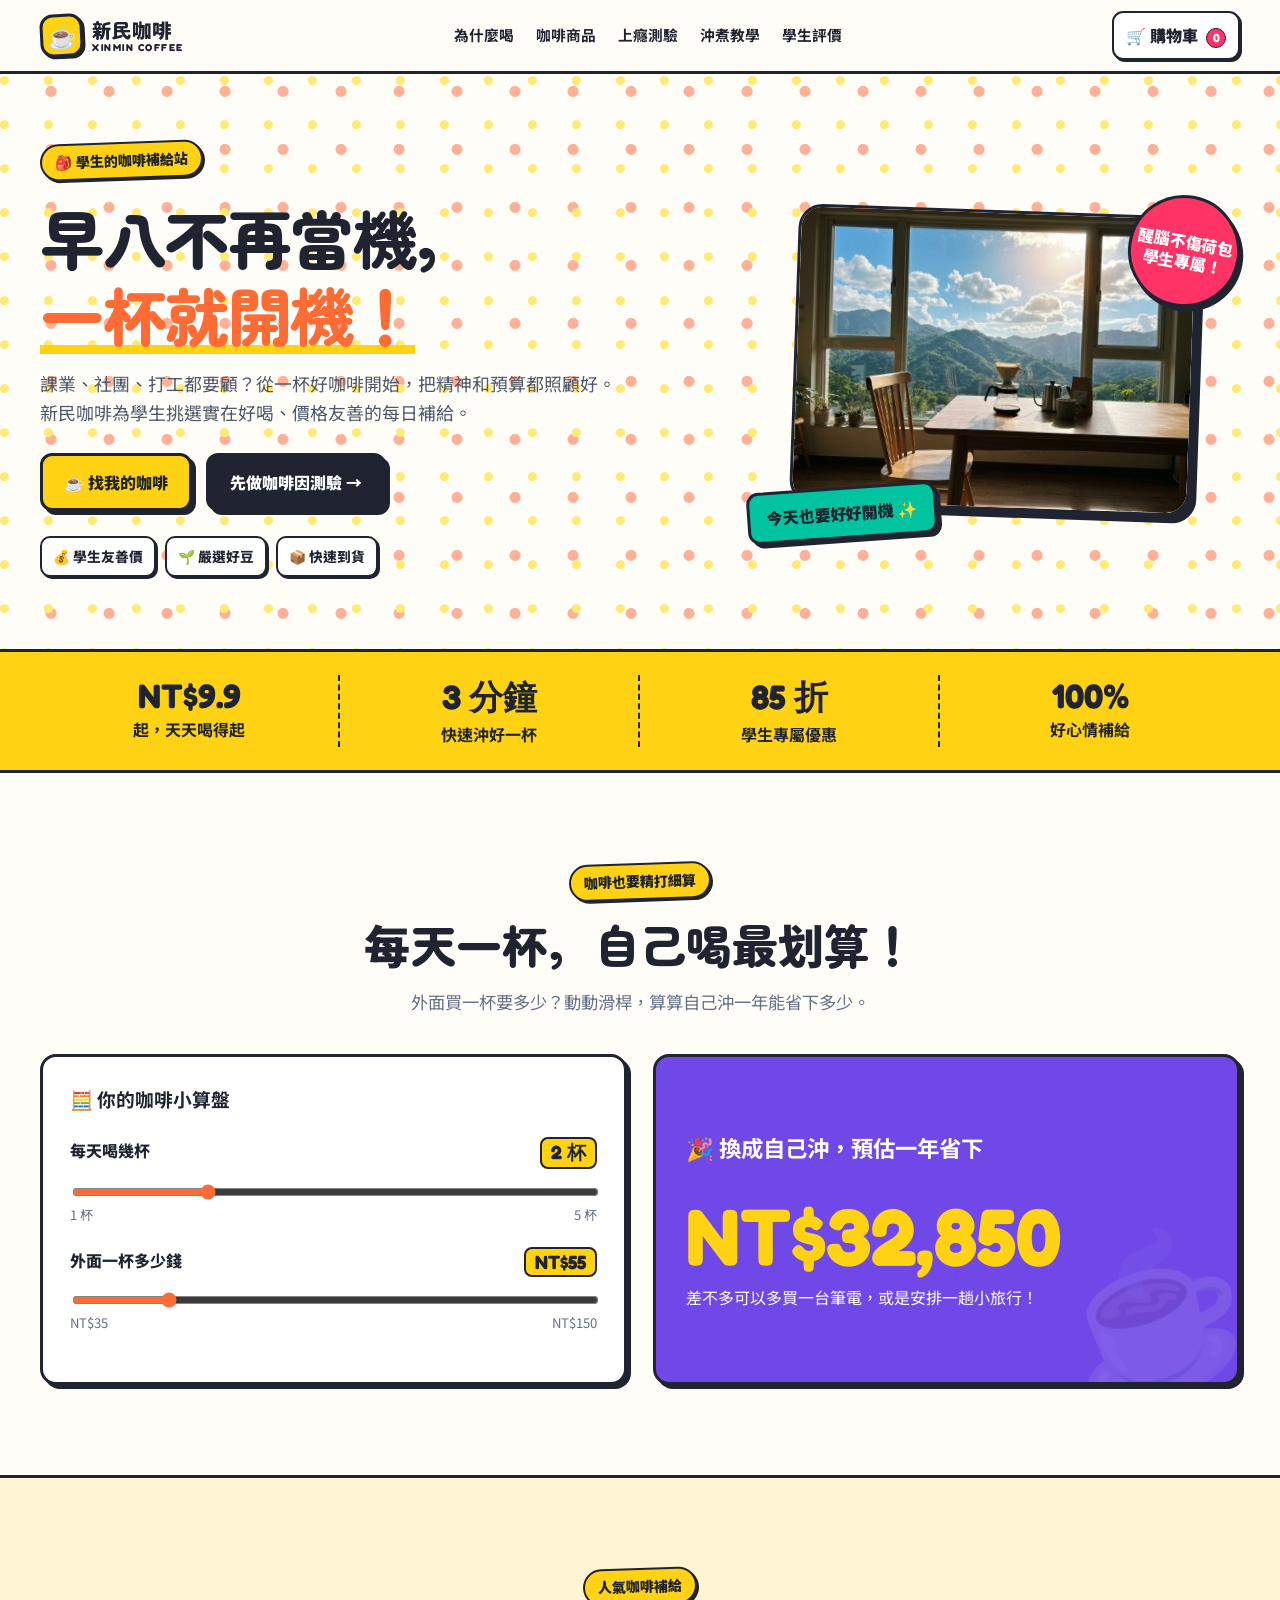
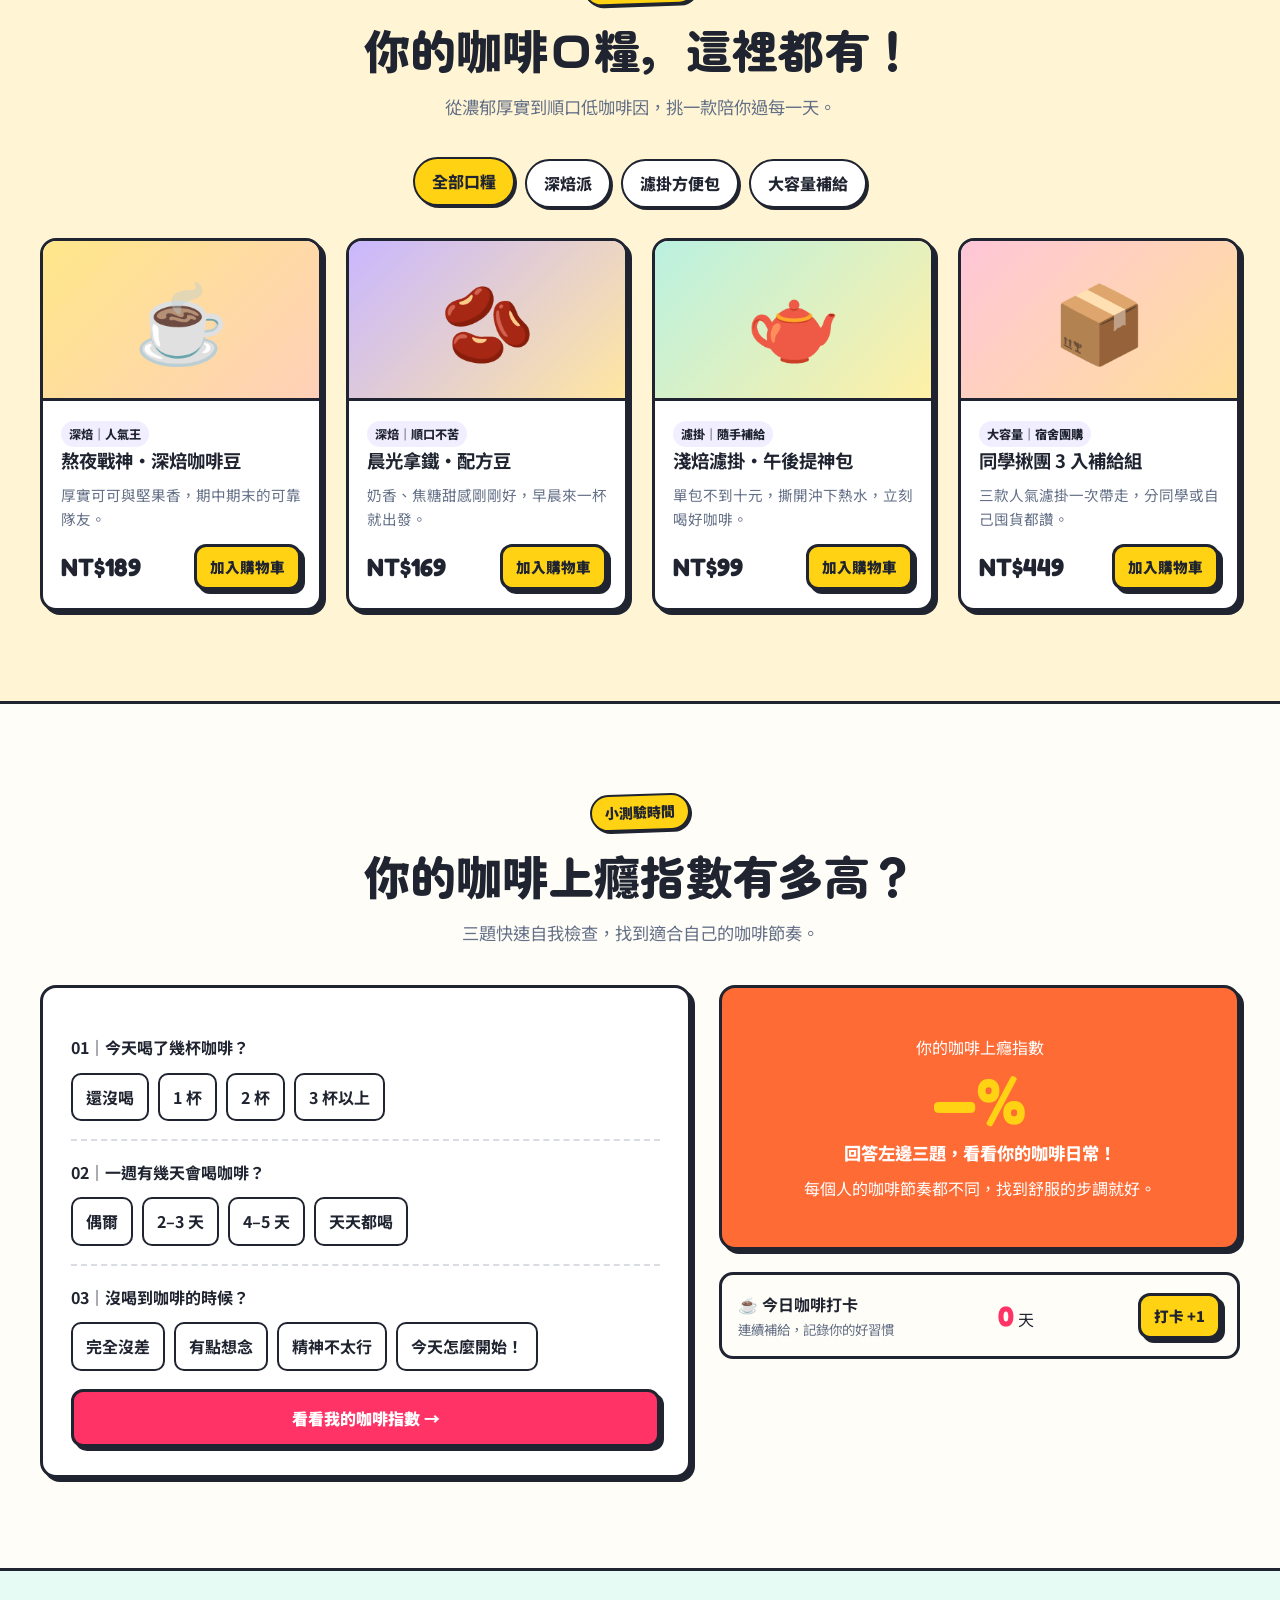
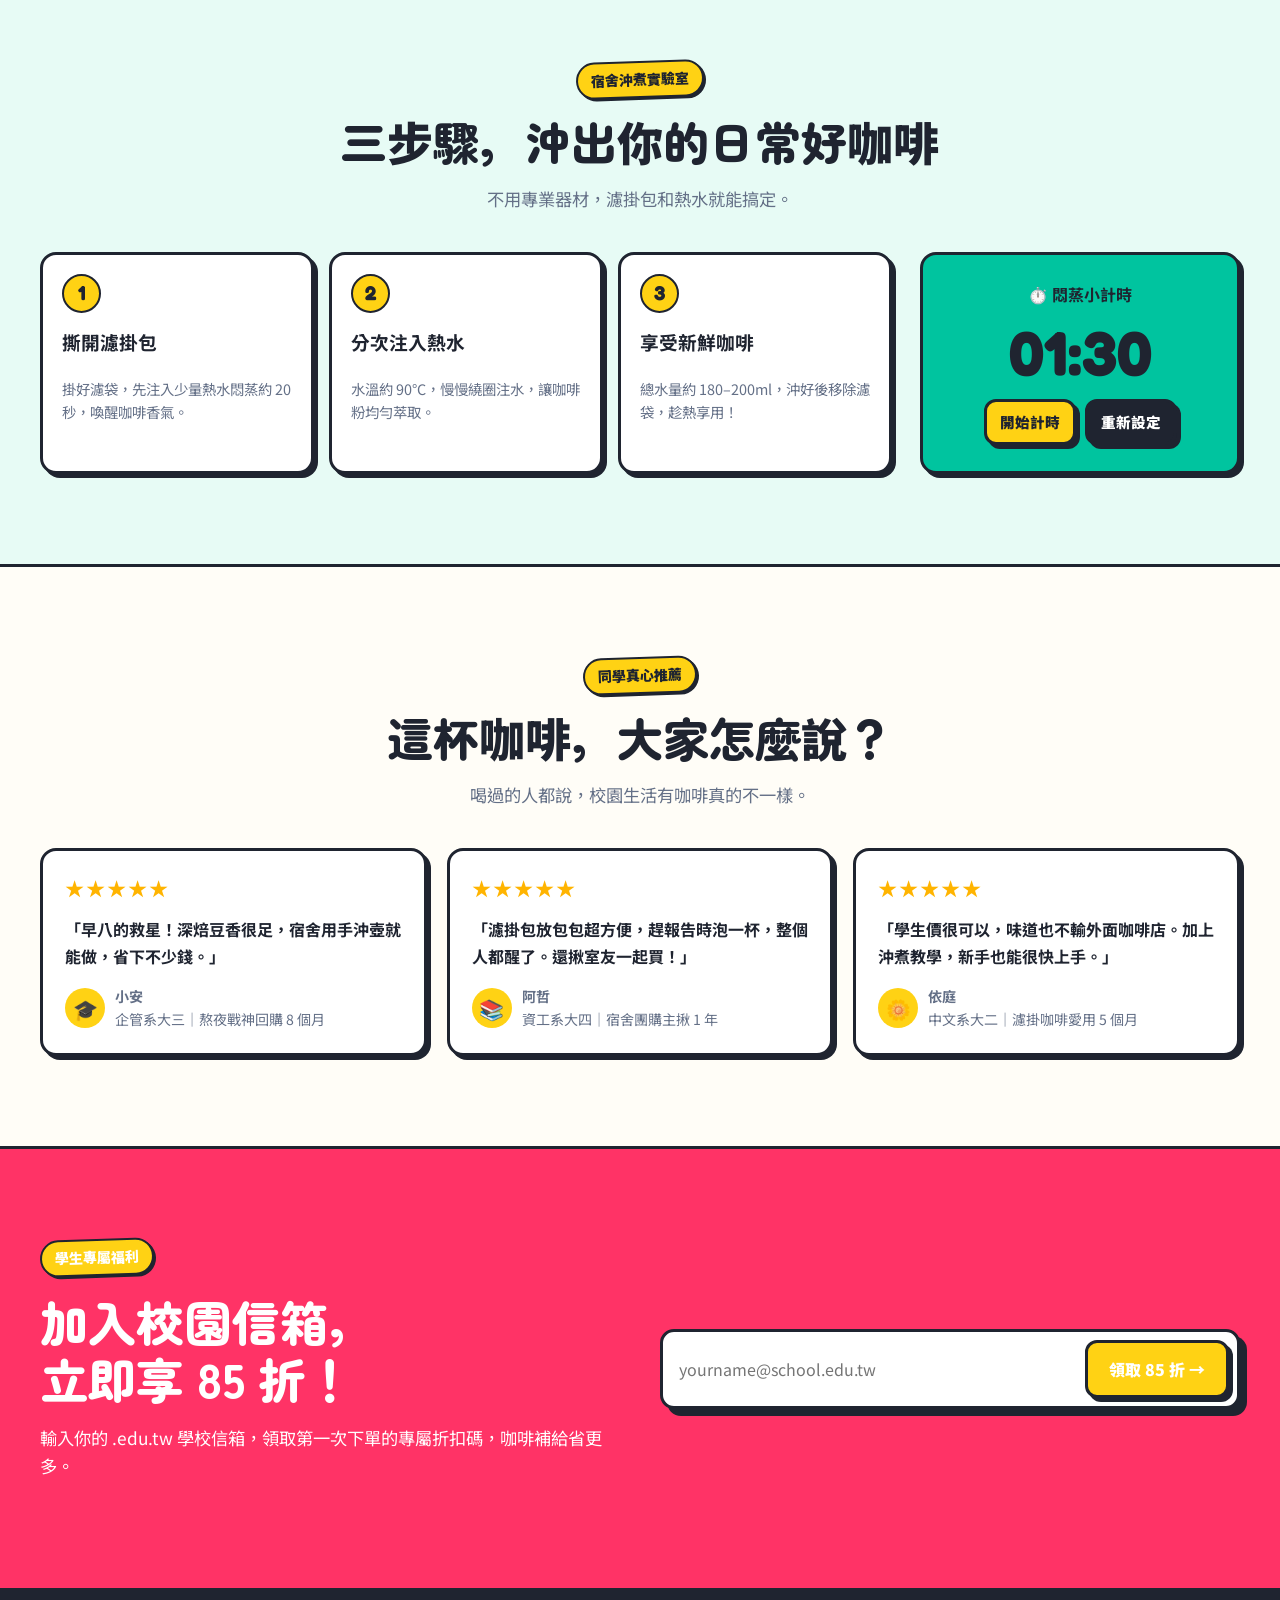
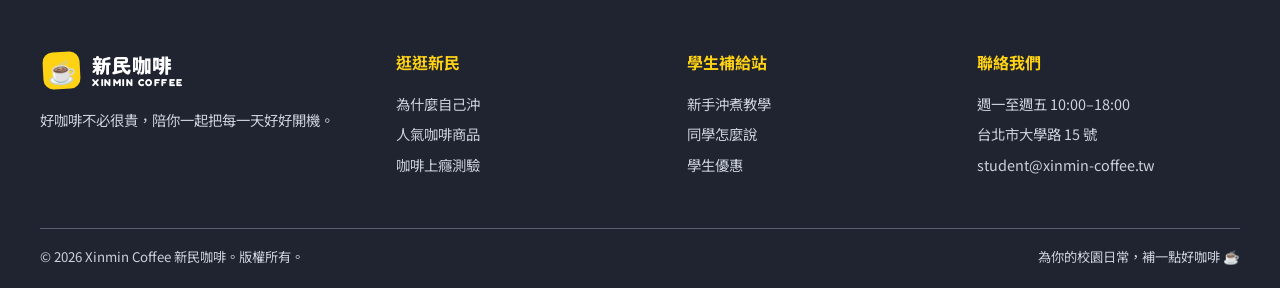
<file: onepage1/index.html>
﻿<!DOCTYPE html>
<html lang="zh-Hant">
<head>
  <meta charset="UTF-8">
  <meta name="viewport" content="width=device-width, initial-scale=1">
  <meta name="description" content="新民咖啡，專為學生打造的高 CP 值咖啡訂閱計畫。嚴選咖啡豆、咖啡濾掛、咖啡因控制，讓每一天都好好開機。">
  <title>新民咖啡｜一杯好咖啡，陪你把每一天好好開機</title>
  <link rel="preconnect" href="https://fonts.googleapis.com">
  <link rel="preconnect" href="https://fonts.gstatic.com" crossorigin>
  <link href="https://fonts.googleapis.com/css2?family=Fredoka:wght@500;600;700&family=Noto+Sans+TC:wght@400;500;700;900&family=Zen+Maru+Gothic:wght@700;900&display=swap" rel="stylesheet">
  <style>
    :root{--yellow:#FFD214;--orange:#FF6B35;--pink:#FF3366;--purple:#7048E8;--cyan:#00C49F;--blue:#1890FF;--lime:#A0E040;--cream:#FFFDF7;--card:#fff;--ink:#1F2430;--muted:#647087;--line:#1F2430;--pop:4px 4px 0 var(--line);--pop-lg:7px 7px 0 var(--line);--pop-sm:2px 2px 0 var(--line);--radius:16px}
    *{box-sizing:border-box}html{scroll-behavior:smooth;scroll-padding-top:90px}body{margin:0;background:var(--cream);color:var(--ink);font:16px/1.65 "Noto Sans TC",sans-serif}button,input{font:inherit}button,a{ -webkit-tap-highlight-color:transparent}button{color:inherit;cursor:pointer}a{color:inherit;text-decoration:none}.container{width:min(1200px,calc(100% - 40px));margin:auto}.section{padding:90px 0}.eyebrow{display:inline-flex;align-items:center;gap:8px;font-weight:900;font-size:.88rem;background:var(--yellow);border:2px solid var(--line);border-radius:99px;padding:5px 13px;box-shadow:var(--pop-sm);transform:rotate(-2deg)}h1,h2,h3,p{margin-top:0}h1,h2,.brand{font-family:"Zen Maru Gothic","Noto Sans TC",sans-serif;font-weight:900;line-height:1.2}h2{font-size:clamp(30px,4vw,46px);margin:16px 0}.section-lead{color:var(--muted);font-size:1.08rem}.section-head{text-align:center;margin:0 auto 38px;max-width:720px}.num{font-family:Fredoka,sans-serif;font-weight:700}.btn{display:inline-flex;justify-content:center;align-items:center;gap:9px;padding:13px 21px;background:var(--yellow);border:3px solid var(--line);border-radius:12px;box-shadow:var(--pop);font-weight:900;transition:.18s transform,.18s box-shadow}.btn:hover{transform:translate(2px,2px);box-shadow:2px 2px 0 var(--line)}.btn:active{transform:translate(4px,4px);box-shadow:none}.btn.dark{background:var(--ink);color:white}.btn.pink{background:var(--pink);color:white}.btn.small{padding:8px 13px;font-size:.91rem}.site-header{height:74px;position:sticky;top:0;z-index:50;background:rgba(255,253,247,.96);backdrop-filter:blur(12px);border-bottom:3px solid var(--line)}.nav{height:100%;display:flex;align-items:center;justify-content:space-between;gap:24px}.brand{display:flex;align-items:center;gap:9px;font-size:1.22rem;white-space:nowrap}.brand-mark{width:43px;height:43px;display:grid;place-items:center;background:var(--yellow);border:3px solid var(--line);border-radius:13px;box-shadow:var(--pop-sm);font-size:23px;transform:rotate(-3deg)}.brand small{display:block;font:700 10px Fredoka,sans-serif;letter-spacing:1.5px}.nav-links{display:flex;gap:22px;align-items:center;font-weight:700;font-size:.92rem}.nav-links a:hover,.footer a:hover{color:var(--orange)}.nav-actions{display:flex;align-items:center;gap:10px}.cart-button{position:relative;padding:9px 12px;background:white;border:2px solid var(--line);border-radius:11px;box-shadow:var(--pop-sm);font-weight:900}.cart-count{font:700 12px Fredoka,sans-serif;background:var(--pink);color:white;border:1px solid var(--line);border-radius:99px;min-width:20px;height:20px;display:inline-grid;place-items:center;margin-left:4px}.hero{padding:68px 0 72px;background:radial-gradient(circle at 10% 15%,#ffe977 0 4px,transparent 5px),radial-gradient(circle at 88% 30%,#ffb098 0 5px,transparent 6px),var(--cream);background-size:44px 44px,58px 58px,auto}.hero-grid{display:grid;grid-template-columns:1.15fr .85fr;gap:40px;align-items:center}.hero h1{font-size:clamp(40px,5.2vw,64px);margin:20px 0 16px;letter-spacing:-1.5px}.hero h1 em{font-style:normal;color:var(--orange);text-decoration:underline;text-decoration-color:var(--yellow);text-decoration-thickness:9px;text-underline-offset:3px}.hero-copy{font-size:1.12rem;color:#4e586b;max-width:590px}.hero-actions{display:flex;gap:14px;flex-wrap:wrap;margin:25px 0}.hero-badges{display:flex;gap:9px;flex-wrap:wrap}.badge{padding:7px 11px;border:2px solid var(--line);border-radius:10px;background:white;font-size:.86rem;font-weight:800;box-shadow:var(--pop-sm)}.hero-art{position:relative;min-height:370px;display:grid;place-items:center}.hero-img{width:min(100%,400px);height:300px;object-fit:cover;border:3px solid var(--line);border-radius:24px;box-shadow:var(--pop-lg);transform:rotate(2deg);background:#f4dfb2}.hero-sticker{position:absolute;top:20px;right:0;background:var(--pink);color:white;border:3px solid var(--line);border-radius:50%;width:112px;height:112px;display:grid;place-items:center;text-align:center;font-weight:900;line-height:1.25;transform:rotate(10deg);box-shadow:var(--pop)}.hero-note{position:absolute;bottom:5px;left:0;background:var(--cyan);border:3px solid var(--line);border-radius:12px;padding:10px 16px;font-weight:900;box-shadow:var(--pop);transform:rotate(-4deg)}.stats{background:var(--yellow);border-block:3px solid var(--line);padding:23px 0}.stats-grid{display:grid;grid-template-columns:repeat(4,1fr);text-align:center}.stat{border-right:2px dashed var(--line)}.stat:last-child{border:0}.stat strong{display:block;font:700 34px Fredoka,sans-serif}.stat span{font-weight:700}.calculator{display:grid;grid-template-columns:1fr 1fr;gap:26px;align-items:stretch}.calc-card,.saving-card,.panel,.product-card,.review-card,.step-card{background:white;border:3px solid var(--line);border-radius:var(--radius);box-shadow:var(--pop)}.calc-card{padding:27px}.control{margin:22px 0}.control-label{display:flex;justify-content:space-between;font-weight:800;margin-bottom:8px}.control output{font:700 1.2rem Fredoka,sans-serif;background:var(--yellow);border:2px solid var(--line);border-radius:8px;padding:1px 9px}.range{width:100%;accent-color:var(--orange);height:10px;cursor:pointer}.range-ends{display:flex;justify-content:space-between;color:var(--muted);font-size:.82rem}.saving-card{padding:30px;background:var(--purple);color:white;display:flex;flex-direction:column;justify-content:center;position:relative;overflow:hidden}.saving-card:after{content:"☕";position:absolute;font-size:150px;opacity:.13;right:-5px;bottom:-45px;transform:rotate(-18deg)}.saving-card h3{font-size:1.4rem}.saving-number{font:700 clamp(50px,7vw,80px)/1 Fredoka,sans-serif;color:var(--yellow);margin:8px 0}.saving-card p{max-width:400px;margin-bottom:0}.filters{display:flex;justify-content:center;gap:10px;flex-wrap:wrap;margin:24px 0 30px}.filter{background:white;border:2px solid var(--line);border-radius:99px;padding:9px 17px;font-weight:800;box-shadow:var(--pop-sm)}.filter.active,.filter:hover{background:var(--yellow);transform:translateY(-2px)}.products{display:grid;grid-template-columns:repeat(auto-fit,minmax(250px,1fr));gap:24px}.product-card{overflow:hidden;transition:transform .2s,box-shadow .2s}.product-card:hover{transform:translateY(-6px);box-shadow:var(--pop-lg)}.product-art{height:160px;border-bottom:3px solid var(--line);display:grid;place-items:center;font-size:76px;background:linear-gradient(135deg,#ffe78a,#ffd0b8)}.product-card:nth-child(2) .product-art{background:linear-gradient(135deg,#c9b7ff,#ffe6a1)}.product-card:nth-child(3) .product-art{background:linear-gradient(135deg,#baf1e1,#fff0a6)}.product-card:nth-child(4) .product-art{background:linear-gradient(135deg,#ffc6d8,#ffdf9a)}.product-info{padding:18px}.product-info h3{margin-bottom:5px;font-size:1.15rem}.product-info p{font-size:.91rem;color:var(--muted);min-height:48px;margin:8px 0 13px}.product-meta{display:flex;align-items:center;justify-content:space-between;gap:8px}.price{font:700 25px Fredoka,sans-serif}.product-tag{font-size:.76rem;font-weight:800;background:#f1efff;padding:4px 8px;border-radius:99px}.quiz-wrap{display:grid;grid-template-columns:1fr .8fr;gap:28px;align-items:start}.quiz-box{padding:28px}.question{padding:18px 0;border-bottom:2px dashed #d9dce3}.question:last-of-type{border:0}.question h3{font-size:1rem;margin-bottom:12px}.options{display:flex;gap:9px;flex-wrap:wrap}.option{background:white;border:2px solid var(--line);border-radius:10px;padding:9px 13px;font-weight:700}.option.selected{background:var(--yellow);box-shadow:var(--pop-sm);transform:translate(-1px,-1px)}.quiz-result{padding:30px;background:var(--orange);color:white;min-height:265px;display:flex;flex-direction:column;justify-content:center;text-align:center}.quiz-result .score{font:700 65px Fredoka,sans-serif;color:var(--yellow)}.quiz-result .hint{font-size:1.08rem;font-weight:800}.streak{margin-top:22px;background:var(--cream);color:var(--ink);border:3px solid var(--line);border-radius:14px;padding:16px;display:flex;justify-content:space-between;align-items:center;gap:12px}.streak-count{font:700 28px Fredoka,sans-serif;color:var(--pink)}.brew-grid{display:grid;grid-template-columns:1fr 320px;gap:28px;align-items:stretch}.steps{display:grid;grid-template-columns:repeat(3,1fr);gap:15px}.step-card{padding:19px}.step-no{width:39px;height:39px;display:grid;place-items:center;border:2px solid var(--line);border-radius:50%;background:var(--yellow);font:700 20px Fredoka,sans-serif;margin-bottom:14px}.step-card p{font-size:.9rem;color:var(--muted);margin:0}.timer{background:var(--cyan);padding:26px;text-align:center;display:flex;flex-direction:column;justify-content:center}.timer-face{font:700 62px Fredoka,sans-serif;line-height:1.15;margin:10px 0}.timer-actions{display:flex;gap:9px;justify-content:center;flex-wrap:wrap}.reviews{display:grid;grid-template-columns:repeat(3,1fr);gap:20px}.review-card{padding:22px}.stars{color:#ffb400;letter-spacing:2px;font-size:1.2rem}.review-card blockquote{padding:0;margin:12px 0 16px;font-weight:700}.reviewer{display:flex;align-items:center;gap:10px;font-size:.88rem;color:var(--muted)}.avatar{width:40px;height:40px;border-radius:50%;display:grid;place-items:center;background:var(--yellow);font-size:20px}.student{background:var(--pink);color:white;border-block:3px solid var(--line)}.student-grid{display:grid;grid-template-columns:1fr 1fr;align-items:center;gap:40px}.student h2{font-size:clamp(32px,4vw,48px)}.student p{font-size:1.08rem}.student-form{display:flex;gap:10px;padding:8px;background:white;border:3px solid var(--line);border-radius:14px;box-shadow:var(--pop-lg)}.student-form input{min-width:0;flex:1;border:0;padding:8px;outline:0}.student-form .btn{white-space:nowrap}.footer{background:var(--ink);color:white;padding:58px 0 20px}.footer-grid{display:grid;grid-template-columns:1.25fr 1fr 1fr 1fr;gap:28px}.footer h3{font-size:1rem;color:var(--yellow)}.footer p,.footer li{color:#cbd0dc;font-size:.9rem}.footer ul{padding:0;list-style:none}.footer li{margin:7px 0}.footer-bottom{border-top:1px solid #596071;margin-top:35px;padding-top:17px;display:flex;justify-content:space-between;gap:15px;color:#cbd0dc;font-size:.83rem}.drawer-overlay{position:fixed;inset:0;background:#14192788;z-index:80;opacity:0;visibility:hidden;transition:.2s}.drawer-overlay.open{opacity:1;visibility:visible}.drawer{position:fixed;z-index:81;right:0;top:0;height:100dvh;width:min(420px,100%);background:var(--cream);border-left:3px solid var(--line);padding:24px;transform:translateX(105%);transition:.25s;display:flex;flex-direction:column}.drawer.open{transform:translateX(0)}.drawer-head,.drawer-total{display:flex;justify-content:space-between;align-items:center}.drawer-head{border-bottom:2px solid var(--line);padding-bottom:15px}.icon-button{border:2px solid var(--line);background:white;border-radius:9px;width:39px;height:39px;font-weight:900}.cart-list{overflow:auto;flex:1;padding:12px 0}.cart-row{display:grid;grid-template-columns:1fr auto auto;gap:10px;align-items:center;border-bottom:1px solid #ddd;padding:13px 0}.cart-row small{display:block;color:var(--muted)}.remove{background:none;border:0;color:var(--pink);font-weight:900}.drawer-total{border-top:2px solid var(--line);padding:18px 0;font-weight:900}.drawer .btn{width:100%}.toast{position:fixed;z-index:100;bottom:25px;left:50%;transform:translate(-50%,20px);opacity:0;pointer-events:none;background:var(--ink);color:white;border:2px solid white;border-radius:12px;padding:12px 20px;box-shadow:var(--pop);transition:.2s}.toast.show{opacity:1;transform:translate(-50%,0)}.empty{color:var(--muted);text-align:center;padding:40px 10px}.hidden{display:none!important}
    @media(max-width:900px){.nav-links{gap:12px;font-size:.82rem}.nav-links a:nth-child(4){display:none}.hero-grid{gap:24px}.hero-art{min-height:320px}.calculator,.quiz-wrap{grid-template-columns:1fr 1fr}.brew-grid{grid-template-columns:1fr}.timer{min-height:230px}.steps{grid-template-columns:repeat(3,1fr)}.footer-grid{grid-template-columns:repeat(2,1fr)}}
    @media(max-width:640px){.container{width:calc(100% - 32px)}.section{padding:64px 0}.site-header{height:66px}.brand{font-size:1rem}.brand-mark{width:38px;height:38px}.nav-links{display:none}.nav-actions{gap:7px}.cart-button{font-size:.85rem;padding:7px 9px}.hero{padding:48px 0 56px}.hero-grid,.calculator,.quiz-wrap,.student-grid{grid-template-columns:1fr}.hero h1{font-size:42px}.hero-art{min-height:285px;grid-row:1}.hero-img{height:245px}.hero-sticker{width:90px;height:90px;font-size:.85rem;right:-2px;top:4px}.hero-note{bottom:-2px}.stats-grid{grid-template-columns:repeat(2,1fr);row-gap:15px}.stat:nth-child(2){border:0}.stat strong{font-size:29px}.calc-card,.saving-card,.quiz-box{padding:21px}.steps{grid-template-columns:1fr}.step-card{display:grid;grid-template-columns:45px 1fr;column-gap:12px;align-items:start}.step-no{grid-row:span 2;margin:0}.step-card h3{margin:0 0 4px}.reviews{grid-template-columns:1fr}.student-form{flex-direction:column;padding:12px}.student-form input{padding:10px}.footer-grid{grid-template-columns:1fr 1fr;gap:20px}.footer-grid>div:first-child{grid-column:1/-1}.footer-bottom{flex-direction:column}.section-head{margin-bottom:28px}}
    @media(prefers-reduced-motion:reduce){*,*::before,*::after{scroll-behavior:auto!important;transition:none!important}}
  </style>
</head>
<body>
<header class="site-header"><div class="container nav">
  <a class="brand" href="#hero" aria-label="新民咖啡首頁"><span class="brand-mark">☕</span><span>新民咖啡<small>XINMIN COFFEE</small></span></a>
  <nav class="nav-links" aria-label="主要導覽"><a href="#why-brew">為什麼喝</a><a href="#products">咖啡商品</a><a href="#addict-quiz">上癮測驗</a><a href="#brew-guide">沖煮教學</a><a href="#reviews">學生評價</a></nav>
  <div class="nav-actions"><button class="cart-button" type="button" onclick="toggleCartDrawer()">🛒 購物車 <span class="cart-count" id="navCartCount">0</span></button></div>
</div></header>
<main>
<section class="hero" id="hero"><div class="container hero-grid"><div>
  <span class="eyebrow">🎒 學生的咖啡補給站</span><h1>早八不再當機，<br><em>一杯就開機！</em></h1>
  <p class="hero-copy">課業、社團、打工都要顧？從一杯好咖啡開始，把精神和預算都照顧好。新民咖啡為學生挑選實在好喝、價格友善的每日補給。</p>
  <div class="hero-actions"><a class="btn" href="#products">☕ 找我的咖啡</a><a class="btn dark" href="#addict-quiz">先做咖啡因測驗 →</a></div>
  <div class="hero-badges"><span class="badge">💰 學生友善價</span><span class="badge">🌱 嚴選好豆</span><span class="badge">📦 快速到貨</span></div>
</div><div class="hero-art"><img class="hero-img" src="images/hero.jpg" alt="新民咖啡的日常咖啡風味"><div class="hero-sticker">醒腦不傷荷包<br>學生專屬！</div><div class="hero-note">今天也要好好開機 ✨</div></div></div></section>
<section class="stats"><div class="container stats-grid"><div class="stat"><strong>NT$9.9</strong><span>起，天天喝得起</span></div><div class="stat"><strong>3 分鐘</strong><span>快速沖好一杯</span></div><div class="stat"><strong>85 折</strong><span>學生專屬優惠</span></div><div class="stat"><strong>100%</strong><span>好心情補給</span></div></div></section>
<section class="section" id="why-brew"><div class="container"><div class="section-head"><span class="eyebrow">咖啡也要精打細算</span><h2>每天一杯，自己喝最划算！</h2><p class="section-lead">外面買一杯要多少？動動滑桿，算算自己沖一年能省下多少。</p></div>
<div class="calculator"><div class="calc-card"><h3>🧮 你的咖啡小算盤</h3><div class="control"><label class="control-label" for="cupsInput">每天喝幾杯 <output id="cupsVal">2 杯</output></label><input class="range" type="range" id="cupsInput" min="1" max="5" value="2"><div class="range-ends"><span>1 杯</span><span>5 杯</span></div></div><div class="control"><label class="control-label" for="priceInput">外面一杯多少錢 <output id="priceVal">NT$55</output></label><input class="range" type="range" id="priceInput" min="35" max="150" step="5" value="55"><div class="range-ends"><span>NT$35</span><span>NT$150</span></div></div></div>
<div class="saving-card"><h3>🎉 換成自己沖，預估一年省下</h3><div class="saving-number" id="savingsYear">NT$32,850</div><p id="savingsDesc">差不多可以多買一台筆電，或是安排一趟小旅行！</p></div></div></div></section>
<section class="section" id="products" style="background:#fff5d5;border-block:3px solid var(--line)"><div class="container"><div class="section-head"><span class="eyebrow">人氣咖啡補給</span><h2>你的咖啡口糧，這裡都有！</h2><p class="section-lead">從濃郁厚實到順口低咖啡因，挑一款陪你過每一天。</p></div>
<div class="filters" role="group" aria-label="商品分類"><button class="filter active" data-category="all" onclick="filterProducts('all',this)">全部口糧</button><button class="filter" data-category="dark" onclick="filterProducts('dark',this)">深焙派</button><button class="filter" data-category="filter" onclick="filterProducts('filter',this)">濾掛方便包</button><button class="filter" data-category="bulk" onclick="filterProducts('bulk',this)">大容量補給</button></div>
<div class="products" id="productGrid">
<article class="product-card" data-category="dark"><div class="product-art">☕</div><div class="product-info"><span class="product-tag">深焙｜人氣王</span><h3>熬夜戰神・深焙咖啡豆</h3><p>厚實可可與堅果香，期中期末的可靠隊友。</p><div class="product-meta"><span class="price">NT$189</span><button class="btn small" onclick="addToCart('熬夜戰神・深焙咖啡豆',189)">加入購物車</button></div></div></article>
<article class="product-card" data-category="dark"><div class="product-art">🫘</div><div class="product-info"><span class="product-tag">深焙｜順口不苦</span><h3>晨光拿鐵・配方豆</h3><p>奶香、焦糖甜感剛剛好，早晨來一杯就出發。</p><div class="product-meta"><span class="price">NT$169</span><button class="btn small" onclick="addToCart('晨光拿鐵・配方豆',169)">加入購物車</button></div></div></article>
<article class="product-card" data-category="filter"><div class="product-art">🫖</div><div class="product-info"><span class="product-tag">濾掛｜隨手補給</span><h3>淺焙濾掛・午後提神包</h3><p>單包不到十元，撕開沖下熱水，立刻喝好咖啡。</p><div class="product-meta"><span class="price">NT$99</span><button class="btn small" onclick="addToCart('淺焙濾掛・午後提神包',99)">加入購物車</button></div></div></article>
<article class="product-card" data-category="bulk"><div class="product-art">📦</div><div class="product-info"><span class="product-tag">大容量｜宿舍團購</span><h3>同學揪團 3 入補給組</h3><p>三款人氣濾掛一次帶走，分同學或自己囤貨都讚。</p><div class="product-meta"><span class="price">NT$449</span><button class="btn small" onclick="addToCart('同學揪團 3 入補給組',449)">加入購物車</button></div></div></article>
</div></div></section>
<section class="section" id="addict-quiz"><div class="container"><div class="section-head"><span class="eyebrow">小測驗時間</span><h2>你的咖啡上癮指數有多高？</h2><p class="section-lead">三題快速自我檢查，找到適合自己的咖啡節奏。</p></div>
<div class="quiz-wrap"><div class="panel quiz-box"><div class="question"><h3>01｜今天喝了幾杯咖啡？</h3><div class="options"><button class="option" onclick="selectOption(this,1,10)">還沒喝</button><button class="option" onclick="selectOption(this,1,25)">1 杯</button><button class="option" onclick="selectOption(this,1,35)">2 杯</button><button class="option" onclick="selectOption(this,1,40)">3 杯以上</button></div></div><div class="question"><h3>02｜一週有幾天會喝咖啡？</h3><div class="options"><button class="option" onclick="selectOption(this,2,10)">偶爾</button><button class="option" onclick="selectOption(this,2,20)">2–3 天</button><button class="option" onclick="selectOption(this,2,30)">4–5 天</button><button class="option" onclick="selectOption(this,2,40)">天天都喝</button></div></div><div class="question"><h3>03｜沒喝到咖啡的時候？</h3><div class="options"><button class="option" onclick="selectOption(this,3,5)">完全沒差</button><button class="option" onclick="selectOption(this,3,15)">有點想念</button><button class="option" onclick="selectOption(this,3,25)">精神不太行</button><button class="option" onclick="selectOption(this,3,30)">今天怎麼開始！</button></div></div><button class="btn pink" style="width:100%" onclick="calculateQuizScore()">看看我的咖啡指數 →</button></div>
<div><div class="panel quiz-result" id="quizResultBox"><span>你的咖啡上癮指數</span><div class="score" id="quizScore">—%</div><div class="hint" id="quizHint">回答左邊三題，看看你的咖啡日常！</div><p id="quizAdvice" style="margin:8px 0 0">每個人的咖啡節奏都不同，找到舒服的步調就好。</p></div><div class="streak"><div><strong>☕ 今日咖啡打卡</strong><div style="font-size:.84rem;color:var(--muted)">連續補給，記錄你的好習慣</div></div><div><span class="streak-count" id="streakDisplay">0</span> 天</div><button class="btn small" onclick="triggerStreakCheckin()">打卡 +1</button></div></div></div></div></section>
<section class="section" id="brew-guide" style="background:#e7fbf5;border-block:3px solid var(--line)"><div class="container"><div class="section-head"><span class="eyebrow">宿舍沖煮實驗室</span><h2>三步驟，沖出你的日常好咖啡</h2><p class="section-lead">不用專業器材，濾掛包和熱水就能搞定。</p></div>
<div class="brew-grid"><div class="steps"><article class="step-card"><div class="step-no">1</div><h3>撕開濾掛包</h3><p>掛好濾袋，先注入少量熱水悶蒸約 20 秒，喚醒咖啡香氣。</p></article><article class="step-card"><div class="step-no">2</div><h3>分次注入熱水</h3><p>水溫約 90°C，慢慢繞圈注水，讓咖啡粉均勻萃取。</p></article><article class="step-card"><div class="step-no">3</div><h3>享受新鮮咖啡</h3><p>總水量約 180–200ml，沖好後移除濾袋，趁熱享用！</p></article></div><div class="panel timer"><strong>⏱️ 悶蒸小計時</strong><div class="timer-face" id="timerDisplay">01:30</div><div class="timer-actions"><button class="btn small" id="timerToggle" onclick="toggleTimer()">開始計時</button><button class="btn small dark" onclick="resetTimer()">重新設定</button></div></div></div></div></section>
<section class="section" id="reviews"><div class="container"><div class="section-head"><span class="eyebrow">同學真心推薦</span><h2>這杯咖啡，大家怎麼說？</h2><p class="section-lead">喝過的人都說，校園生活有咖啡真的不一樣。</p></div><div class="reviews"><article class="review-card"><div class="stars">★★★★★</div><blockquote>「早八的救星！深焙豆香很足，宿舍用手沖壺就能做，省下不少錢。」</blockquote><div class="reviewer"><span class="avatar">🎓</span><span><strong>小安</strong><br>企管系大三｜熬夜戰神回購 8 個月</span></div></article><article class="review-card"><div class="stars">★★★★★</div><blockquote>「濾掛包放包包超方便，趕報告時泡一杯，整個人都醒了。還揪室友一起買！」</blockquote><div class="reviewer"><span class="avatar">📚</span><span><strong>阿哲</strong><br>資工系大四｜宿舍團購主揪 1 年</span></div></article><article class="review-card"><div class="stars">★★★★★</div><blockquote>「學生價很可以，味道也不輸外面咖啡店。加上沖煮教學，新手也能很快上手。」</blockquote><div class="reviewer"><span class="avatar">🌼</span><span><strong>依庭</strong><br>中文系大二｜濾掛咖啡愛用 5 個月</span></div></article></div></div></section>
<section class="section student" id="student"><div class="container student-grid"><div><span class="eyebrow">學生專屬福利</span><h2>加入校園信箱，<br>立即享 85 折！</h2><p>輸入你的 .edu.tw 學校信箱，領取第一次下單的專屬折扣碼，咖啡補給省更多。</p></div><form class="student-form" onsubmit="handleStudentDiscount(event)"><label class="hidden" for="studentEmail">學校信箱</label><input id="studentEmail" type="email" placeholder="yourname@school.edu.tw" pattern=".+@.+\.edu\.tw" required><button class="btn" type="submit">領取 85 折 →</button></form></div></section>
</main>
<footer class="footer"><div class="container"><div class="footer-grid"><div><a class="brand" href="#hero"><span class="brand-mark">☕</span><span>新民咖啡<small>XINMIN COFFEE</small></span></a><p style="margin-top:16px">好咖啡不必很貴，陪你一起把每一天好好開機。</p></div><div><h3>逛逛新民</h3><ul><li><a href="#why-brew">為什麼自己沖</a></li><li><a href="#products">人氣咖啡商品</a></li><li><a href="#addict-quiz">咖啡上癮測驗</a></li></ul></div><div><h3>學生補給站</h3><ul><li><a href="#brew-guide">新手沖煮教學</a></li><li><a href="#reviews">同學怎麼說</a></li><li><a href="#student">學生優惠</a></li></ul></div><div><h3>聯絡我們</h3><ul><li>週一至週五 10:00–18:00</li><li>台北市大學路 15 號</li><li><a href="mailto:student@xinmin-coffee.tw">student@xinmin-coffee.tw</a></li></ul></div></div><div class="footer-bottom"><span>© 2026 Xinmin Coffee 新民咖啡。版權所有。</span><span>為你的校園日常，補一點好咖啡 ☕</span></div></div></footer>
<div class="drawer-overlay" id="cartOverlay" onclick="toggleCartDrawer()"></div><aside class="drawer" id="cartDrawer" aria-label="購物車"><div class="drawer-head"><h2 style="font-size:1.35rem;margin:0">🛒 我的購物車</h2><button class="icon-button" onclick="toggleCartDrawer()" aria-label="關閉購物車">✕</button></div><div class="cart-list" id="cartItemList"><div class="empty">購物車還沒有咖啡，去挑一款吧 ☕</div></div><div class="drawer-total"><span>小計</span><span id="cartTotalText">NT$0</span></div><button class="btn" onclick="checkoutCart()">前往結帳 →</button></aside><div class="toast" id="toastBox" role="status" aria-live="polite"></div>
<script>
  const cartItems=[];let toastTimeout,timerInterval=null,timerSeconds=90,streak=0;const quizAnswers={1:null,2:null,3:null};
  function toast(message){const box=document.getElementById('toastBox');box.textContent=message;box.classList.add('show');clearTimeout(toastTimeout);toastTimeout=setTimeout(()=>box.classList.remove('show'),2500)}
  function calculateSavings(){const cups=+document.getElementById('cupsInput').value,price=+document.getElementById('priceInput').value;const yearly=Math.max(0,(price-10)*cups*365);document.getElementById('cupsVal').textContent=cups+' 杯';document.getElementById('priceVal').textContent='NT$'+price;document.getElementById('savingsYear').textContent='NT$'+yearly.toLocaleString('zh-TW');document.getElementById('savingsDesc').textContent=yearly>50000?'省下來的預算，足夠安排一趟好好放鬆的小旅行！':yearly>25000?'差不多可以多買一台筆電，或是安排一趟小旅行！':'每天一點點，累積起來也是很棒的生活補給！'}
  function filterProducts(category,button){document.querySelectorAll('.filter').forEach(b=>b.classList.remove('active'));button.classList.add('active');document.querySelectorAll('.product-card').forEach(card=>card.classList.toggle('hidden',category!=='all'&&card.dataset.category!==category))}
  function selectOption(btn,qNum,score){btn.parentElement.querySelectorAll('.option').forEach(b=>b.classList.remove('selected'));btn.classList.add('selected');quizAnswers[qNum]=score}
  function calculateQuizScore(){if(Object.values(quizAnswers).some(v=>v===null)){toast('先回答三題，再看看你的咖啡指數喔！');return}const score=Math.min(99,Math.round(Object.values(quizAnswers).reduce((a,b)=>a+b,0)/110*100));document.getElementById('quizScore').textContent=score+'%';let hint,advice;if(score>=80){hint='咖啡是你的最佳隊友！';advice='記得適時補充水分，也讓自己有好好休息的時間。'}else if(score>=50){hint='你和咖啡有穩定默契！';advice='找到喜歡的風味，讓咖啡成為日常的小確幸。'}else{hint='恭喜，喝得自在剛剛好！';advice='偶爾想提神時，一杯順口的咖啡就很適合你。'}document.getElementById('quizHint').textContent=hint;document.getElementById('quizAdvice').textContent=advice}
  function triggerStreakCheckin(){streak++;document.getElementById('streakDisplay').textContent=streak;toast('咖啡打卡成功！連續 '+streak+' 天，繼續保持 ☕')}
  function formatTime(secs){return String(Math.floor(secs/60)).padStart(2,'0')+':'+String(secs%60).padStart(2,'0')}
  function toggleTimer(){const button=document.getElementById('timerToggle');if(timerInterval){clearInterval(timerInterval);timerInterval=null;button.textContent='繼續計時';return}button.textContent='暫停';timerInterval=setInterval(()=>{timerSeconds--;document.getElementById('timerDisplay').textContent=formatTime(timerSeconds);if(timerSeconds<=0){clearInterval(timerInterval);timerInterval=null;button.textContent='開始計時';toast('悶蒸時間到！繼續注水，享受好咖啡 ☕')}},1000)}
  function resetTimer(){clearInterval(timerInterval);timerInterval=null;timerSeconds=90;document.getElementById('timerDisplay').textContent=formatTime(timerSeconds);document.getElementById('timerToggle').textContent='開始計時'}
  function addToCart(title,price){const found=cartItems.find(item=>item.title===title);if(found)found.qty++;else cartItems.push({title,price,qty:1});updateCartUI();toast(title+' 已加入購物車')}
  function updateCartUI(){const list=document.getElementById('cartItemList'),count=cartItems.reduce((n,i)=>n+i.qty,0),total=cartItems.reduce((n,i)=>n+i.price*i.qty,0);document.getElementById('navCartCount').textContent=count;document.getElementById('cartTotalText').textContent='NT$'+total.toLocaleString('zh-TW');if(!cartItems.length){list.innerHTML='<div class="empty">購物車還沒有咖啡，去挑一款吧 ☕</div>';return}list.innerHTML=cartItems.map((item,index)=>`<div class="cart-row"><div><strong>${item.title}</strong><small>NT$${item.price} × ${item.qty}</small></div><strong>NT$${(item.price*item.qty).toLocaleString('zh-TW')}</strong><button class="remove" aria-label="移除${item.title}" onclick="removeCartItem(${index})">移除</button></div>`).join('')}
  function removeCartItem(idx){cartItems.splice(idx,1);updateCartUI();toast('已更新購物車')}
  function toggleCartDrawer(){document.getElementById('cartDrawer').classList.toggle('open');document.getElementById('cartOverlay').classList.toggle('open')}
  function checkoutCart(){if(!cartItems.length){toast('先把喜歡的咖啡加入購物車吧！');return}cartItems.length=0;updateCartUI();toggleCartDrawer();toast('訂單已送出，咖啡很快就來囉！')}
  function handleStudentDiscount(event){event.preventDefault();const email=document.getElementById('studentEmail').value;if(!/@.+\.edu\.tw$/i.test(email)){toast('請輸入有效的 .edu.tw 學校信箱');return}toast('驗證完成！你的 85 折優惠碼：STUDENT85')}
  document.getElementById('cupsInput').addEventListener('input',calculateSavings);document.getElementById('priceInput').addEventListener('input',calculateSavings);calculateSavings();
</script>
</body>
</html>
</file>
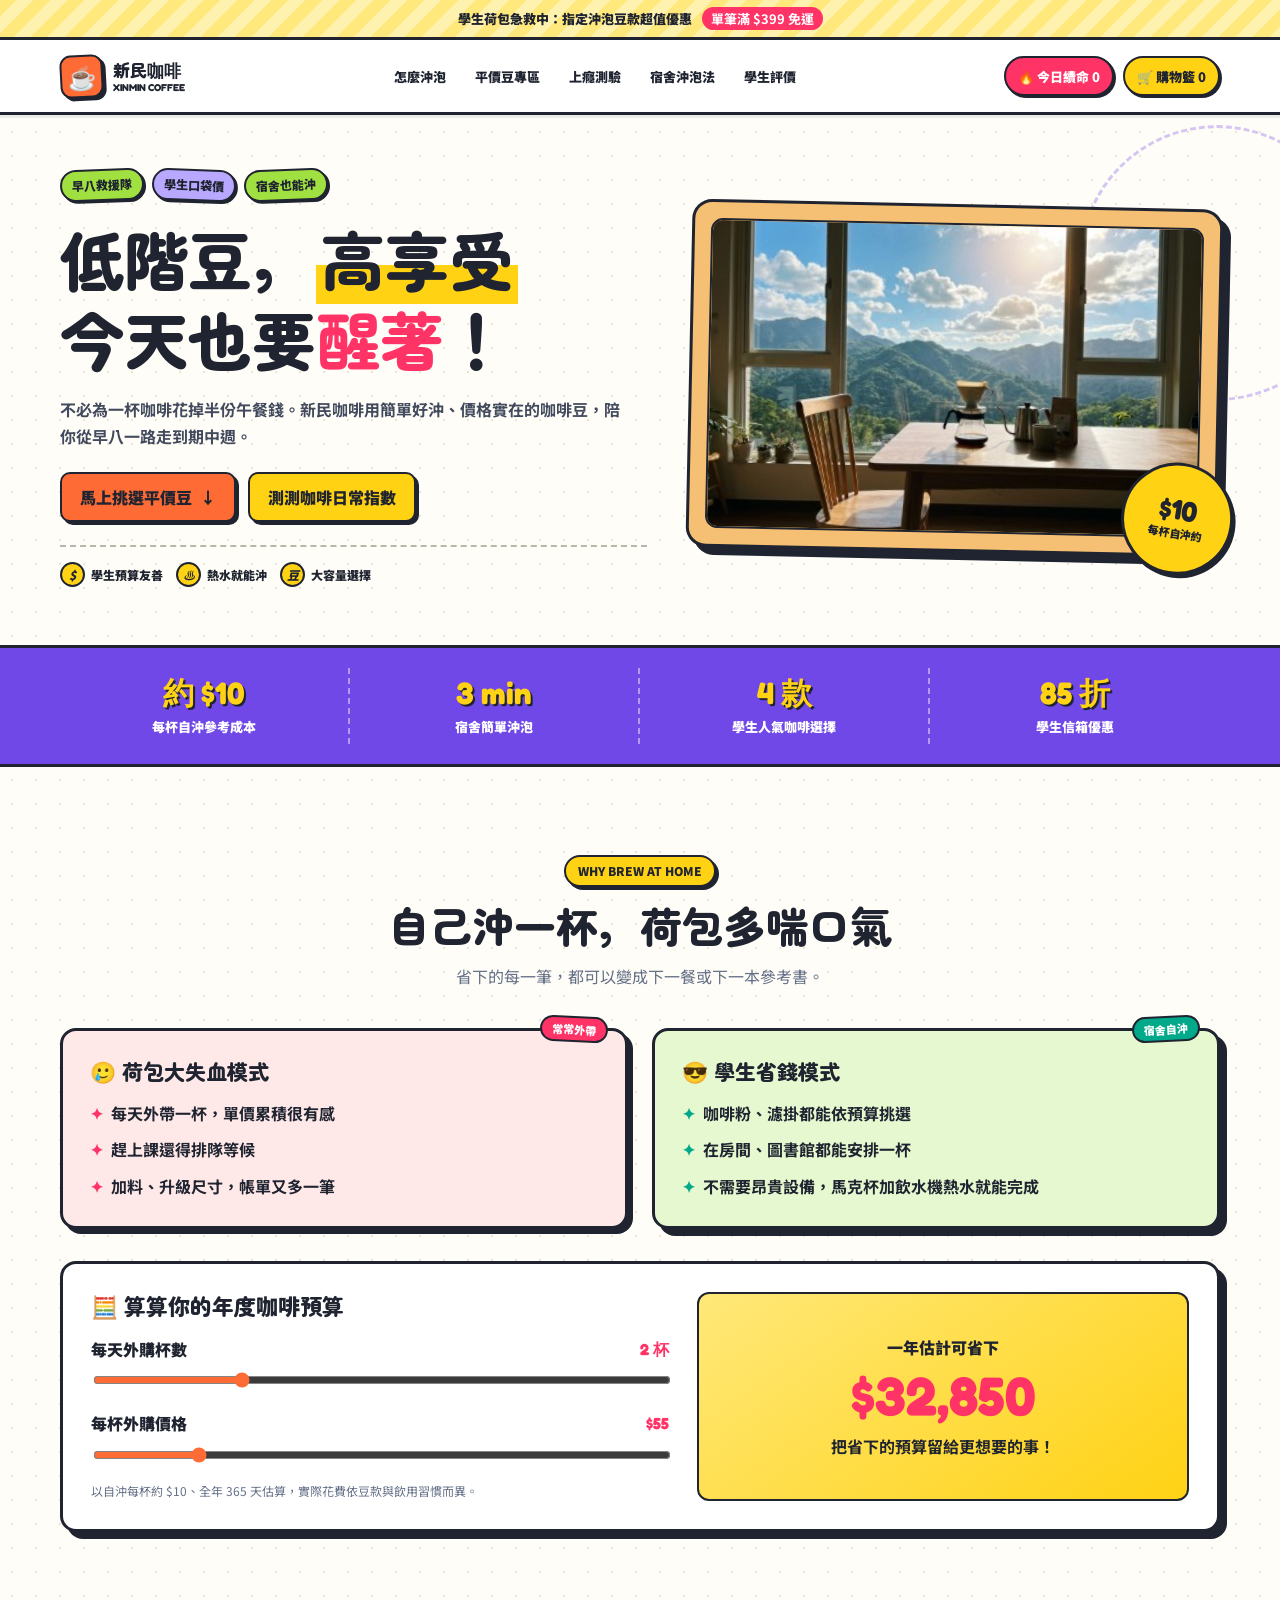
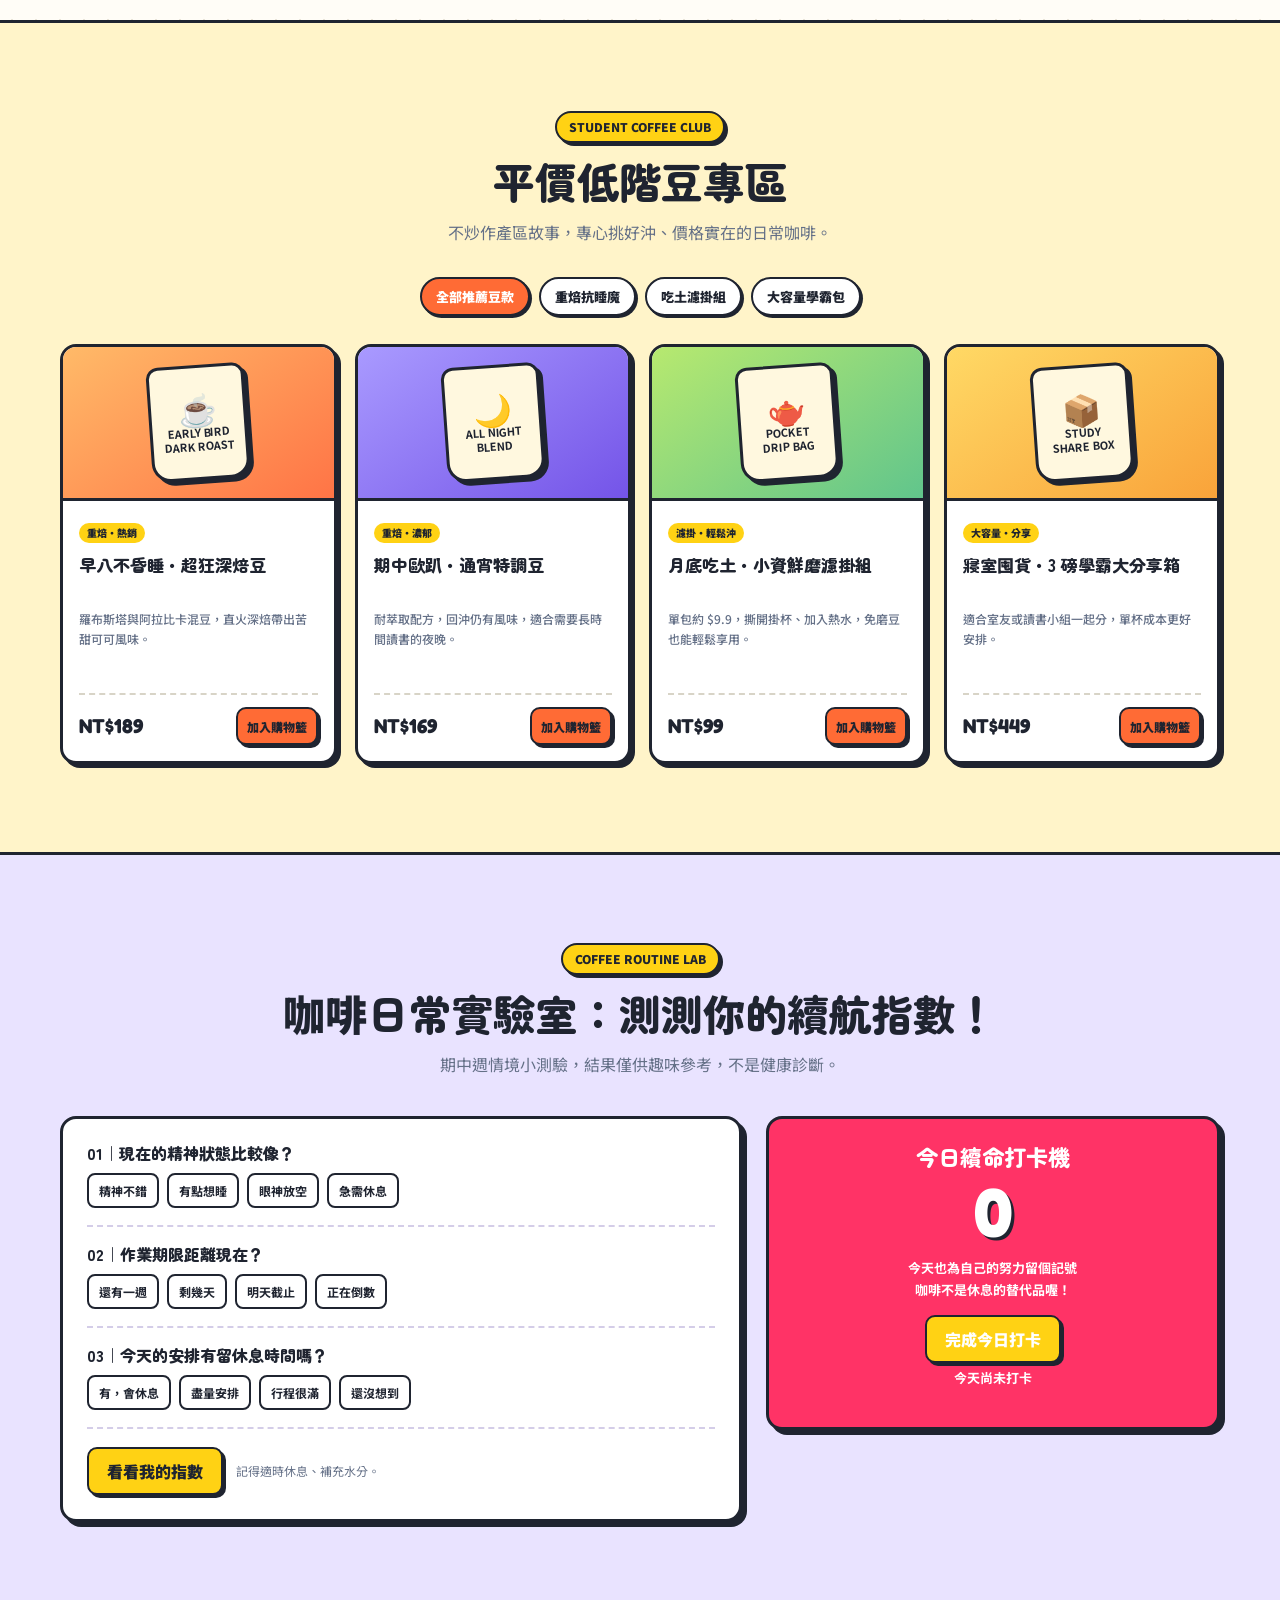
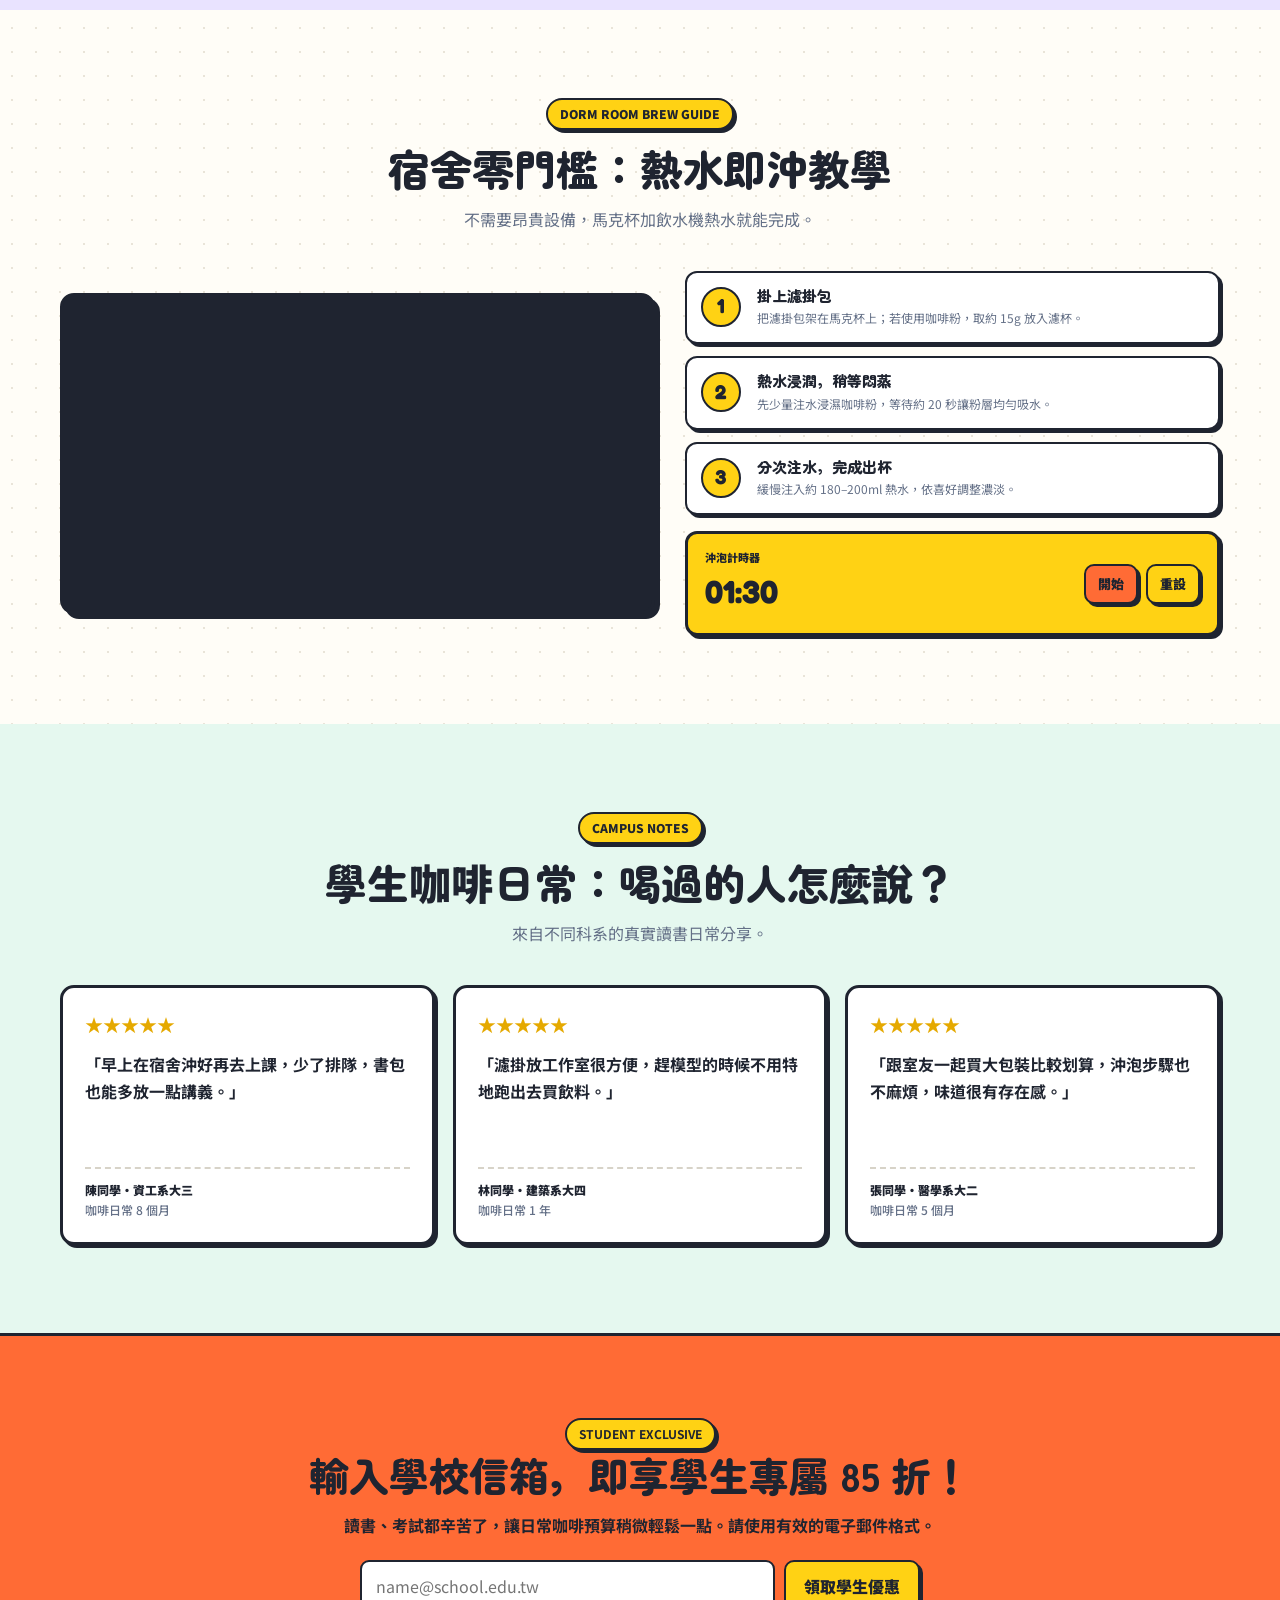
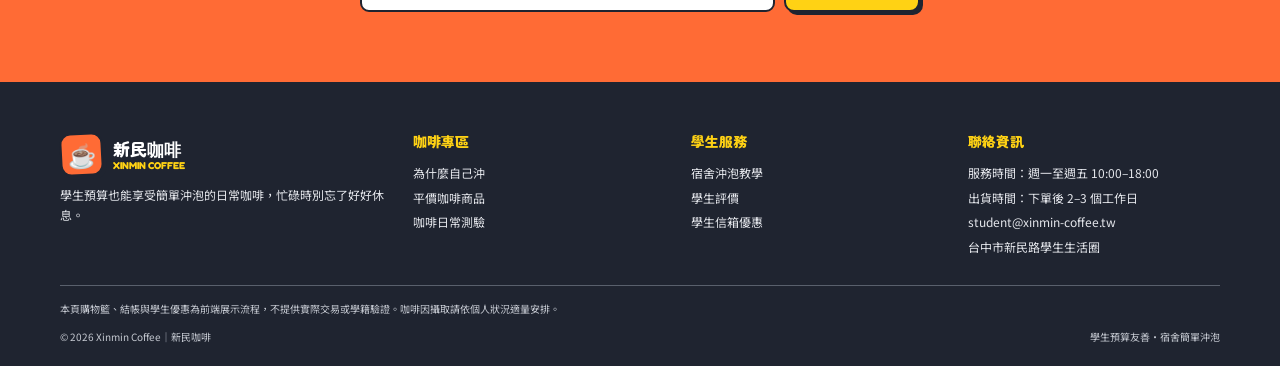
<file: onepage2/index.html>
<!DOCTYPE html>
<html lang="zh-Hant">
<head>
  <meta charset="UTF-8">
  <meta name="viewport" content="width=device-width, initial-scale=1">
  <meta name="description" content="新民咖啡，專為學生打造的平價沖泡咖啡。從早八到期中考，用簡單沖泡與實在價格陪你度過忙碌日常。">
  <meta name="theme-color" content="#fffdf7">
  <title>新民咖啡｜平價低階豆，極致高享受！學生沖泡咖啡上癮首選</title>
  <link rel="preconnect" href="https://fonts.googleapis.com">
  <link rel="preconnect" href="https://fonts.gstatic.com" crossorigin>
  <link href="https://fonts.googleapis.com/css2?family=Fredoka:wght@500;600;700&family=Noto+Sans+TC:wght@400;500;700;900&family=Zen+Maru+Gothic:wght@700;900&display=swap" rel="stylesheet">
  <style>
    :root {
      --yellow: #ffd214;
      --orange: #ff6b35;
      --pink: #ff3366;
      --purple: #7048e8;
      --mint: #00a989;
      --blue: #1890ff;
      --lime: #a0e040;
      --cream: #fffdf7;
      --card: #fff;
      --ink: #1f2430;
      --muted: #647087;
      --line: #1f2430;
      --shadow: 5px 5px 0 var(--ink);
      --shadow-sm: 3px 3px 0 var(--ink);
      --round: 16px;
    }
    * { box-sizing: border-box; }
    html { scroll-behavior: smooth; scroll-padding-top: 92px; }
    body { margin: 0; overflow-x: hidden; color: var(--ink); background-color: var(--cream); background-image: radial-gradient(#e9e4d8 1px, transparent 1px); background-size: 24px 24px; font-family: "Noto Sans TC", sans-serif; line-height: 1.65; }
    body, button, input { font-size: 16px; }
    button, input { font-family: inherit; }
    button { color: inherit; cursor: pointer; }
    a { color: inherit; text-decoration: none; }
    img { display: block; max-width: 100%; }
    :focus-visible { outline: 3px solid var(--blue); outline-offset: 4px; }
    .container { width: min(1160px, calc(100% - 40px)); margin-inline: auto; }
    .display, h1, h2, h3 { font-family: "Zen Maru Gothic", "Noto Sans TC", sans-serif; font-weight: 900; line-height: 1.25; }
    .section { padding: 88px 0; }
    .section-head { max-width: 720px; margin: 0 auto 38px; text-align: center; }
    .kicker { display: inline-block; margin: 0 0 12px; padding: 4px 12px; border: 2px solid var(--ink); border-radius: 99px; background: var(--yellow); box-shadow: var(--shadow-sm); font-size: 12px; font-weight: 900; }
    .section-head h2 { margin: 0; font-size: clamp(28px, 4vw, 42px); }
    .section-head > p:last-child { margin: 12px 0 0; color: var(--muted); }
    .btn { display: inline-flex; min-height: 48px; align-items: center; justify-content: center; gap: 8px; padding: 10px 18px; border: 2px solid var(--ink); border-radius: 10px; background: var(--orange); box-shadow: var(--shadow-sm); font-weight: 900; transition: transform .16s ease, box-shadow .16s ease; }
    .btn:hover { transform: translate(-2px, -2px); box-shadow: 5px 5px 0 var(--ink); }
    .btn:active { transform: translate(2px, 2px); box-shadow: 1px 1px 0 var(--ink); }
    .btn-yellow { background: var(--yellow); }
    .btn-pink { background: var(--pink); color: white; }
    .promo { padding: 7px 16px; border-bottom: 3px solid var(--ink); background: repeating-linear-gradient(135deg, #ffe97d 0 12px, #fff2ae 12px 24px); text-align: center; font-size: 13px; font-weight: 900; }
    .promo strong { display: inline-block; margin-left: 7px; padding: 1px 9px; border-radius: 99px; color: #fff; background: var(--pink); }
    .site-header { position: sticky; z-index: 20; top: 0; border-bottom: 3px solid var(--ink); background: rgba(255,255,255,.96); box-shadow: 0 3px 0 rgba(31,36,48,.08); }
    .nav { display: flex; min-height: 72px; align-items: center; justify-content: space-between; gap: 18px; }
    .brand { display: inline-flex; flex: 0 0 auto; align-items: center; gap: 10px; }
    .brand-mark { display: grid; width: 43px; aspect-ratio: 1; place-items: center; border: 2px solid var(--ink); border-radius: 11px; background: var(--orange); box-shadow: var(--shadow-sm); font-size: 23px; transform: rotate(-3deg); }
    .brand-name { display: grid; font-family: "Zen Maru Gothic", sans-serif; font-size: 17px; font-weight: 900; line-height: 1.2; }
    .brand-name small { font-family: Fredoka, sans-serif; font-size: 10px; letter-spacing: 0; }
    .nav-links { display: flex; align-items: center; gap: 5px; margin: 0; padding: 0; list-style: none; }
    .nav-links a { display: block; padding: 8px 10px; border: 2px solid transparent; border-radius: 8px; font-size: 13px; font-weight: 900; white-space: nowrap; }
    .nav-links a:hover { border-color: var(--ink); background: var(--yellow); box-shadow: 2px 2px 0 var(--ink); }
    .nav-actions { display: flex; flex: 0 0 auto; gap: 9px; }
    .nav-action { min-height: 40px; padding: 6px 12px; border: 2px solid var(--ink); border-radius: 99px; background: var(--pink); box-shadow: 2px 2px 0 var(--ink); color: white; font-size: 13px; font-weight: 900; }
    .nav-cart { background: var(--yellow); color: var(--ink); }
    .menu-toggle { display: none; width: 42px; height: 42px; border: 2px solid var(--ink); border-radius: 8px; background: var(--yellow); font-size: 22px; font-weight: 900; }
    .hero { position: relative; overflow: hidden; padding: 54px 0 58px; }
    .hero::before { position: absolute; top: 10px; right: -75px; width: 270px; height: 270px; border: 3px dashed rgba(112,72,232,.3); border-radius: 50%; content: ""; }
    .hero-grid { position: relative; display: grid; grid-template-columns: 1.05fr .95fr; align-items: center; gap: 42px; }
    .hero-tags { display: flex; flex-wrap: wrap; gap: 8px; margin-bottom: 17px; }
    .hero-tags span { padding: 4px 10px; border: 2px solid var(--ink); border-radius: 99px; background: var(--lime); box-shadow: 2px 2px 0 var(--ink); font-size: 12px; font-weight: 900; transform: rotate(-2deg); }
    .hero-tags span:nth-child(2) { background: #b9a8ff; transform: rotate(2deg); }
    .hero h1 { max-width: 650px; margin: 0; font-size: clamp(38px, 5.3vw, 64px); }
    .hero h1 mark { padding: 0 5px; color: inherit; background: linear-gradient(transparent 58%, var(--yellow) 58%); }
    .hero h1 .pink-word { color: var(--pink); }
    .hero-lede { max-width: 560px; margin: 18px 0 0; color: #424a5d; font-size: 16px; font-weight: 700; }
    .hero-actions { display: flex; flex-wrap: wrap; gap: 12px; margin-top: 23px; }
    .hero-points { display: flex; flex-wrap: wrap; gap: 13px; margin-top: 23px; padding-top: 15px; border-top: 2px dashed #b9b6aa; font-size: 12px; font-weight: 900; }
    .hero-points span { display: inline-flex; align-items: center; gap: 6px; }
    .point-icon { display: grid; width: 25px; aspect-ratio: 1; place-items: center; border: 2px solid var(--ink); border-radius: 50%; background: var(--yellow); }
    .hero-visual { position: relative; padding: 16px; border: 3px solid var(--ink); border-radius: 20px; background: #f5c073; box-shadow: 8px 8px 0 var(--ink); transform: rotate(1.2deg); }
    .hero-visual img { width: 100%; height: 310px; border: 2px solid var(--ink); border-radius: 12px; object-fit: cover; }
    .hero-sticker { position: absolute; right: -19px; bottom: -21px; display: grid; width: 112px; aspect-ratio: 1; place-content: center; border: 3px solid var(--ink); border-radius: 50%; background: var(--yellow); box-shadow: var(--shadow-sm); text-align: center; transform: rotate(8deg); }
    .hero-sticker b { font-family: Fredoka, sans-serif; font-size: 28px; line-height: 1; }
    .hero-sticker small { font-size: 11px; font-weight: 900; }
    .stats { border-block: 3px solid var(--ink); background: var(--purple); color: #fff; }
    .stats-grid { display: grid; grid-template-columns: repeat(4, 1fr); padding-block: 20px; }
    .stat { padding: 6px 14px; border-right: 2px dashed rgba(255,255,255,.45); text-align: center; }
    .stat:last-child { border: 0; }
    .stat b { display: block; color: var(--yellow); font-family: Fredoka, sans-serif; font-size: 31px; line-height: 1.2; text-shadow: 2px 2px 0 var(--ink); }
    .stat span { font-size: 13px; font-weight: 900; }
    .compare-grid { display: grid; grid-template-columns: repeat(2, 1fr); gap: 24px; }
    .compare-card { position: relative; padding: 27px; border: 3px solid var(--ink); border-radius: var(--round); background: #ffe9e8; box-shadow: var(--shadow); }
    .compare-card.good { background: #e5f8cf; box-shadow: 7px 7px 0 var(--ink); }
    .compare-card h3 { margin: 0 0 16px; font-size: 21px; }
    .compare-card ul { display: grid; gap: 10px; margin: 0; padding: 0; list-style: none; font-weight: 700; }
    .compare-card li::before { margin-right: 8px; content: "✦"; color: var(--pink); }
    .compare-card.good li::before { color: var(--mint); }
    .compare-label { position: absolute; top: -15px; right: 17px; padding: 2px 10px; border: 2px solid var(--ink); border-radius: 99px; background: var(--pink); color: #fff; font-size: 11px; font-weight: 900; transform: rotate(3deg); }
    .compare-card.good .compare-label { background: var(--mint); transform: rotate(-3deg); }
    .calculator { display: grid; grid-template-columns: 1fr .85fr; gap: 28px; margin-top: 32px; padding: 28px; border: 3px solid var(--ink); border-radius: var(--round); background: #fff; box-shadow: 7px 7px 0 var(--ink); }
    .calculator h3 { margin: 0 0 16px; font-size: 22px; }
    .range-row { margin: 16px 0 0; }
    .range-row label { display: flex; justify-content: space-between; gap: 10px; margin-bottom: 6px; font-weight: 900; }
    .range-row output { color: var(--pink); font-family: Fredoka, sans-serif; }
    input[type="range"] { width: 100%; accent-color: var(--orange); }
    .calc-result { display: grid; align-content: center; justify-items: center; padding: 20px; border: 2px solid var(--ink); border-radius: 12px; background: linear-gradient(145deg, #ffe879, var(--yellow)); text-align: center; }
    .calc-result span { font-weight: 900; }
    .calc-result strong { color: var(--pink); font-family: Fredoka, sans-serif; font-size: clamp(35px, 5vw, 54px); line-height: 1.3; }
    .calc-result p { margin: 2px 0 0; font-weight: 700; }
    .products { border-block: 3px solid var(--ink); background: #fff4c9; }
    .filter-row { display: flex; flex-wrap: wrap; justify-content: center; gap: 9px; margin: -7px 0 28px; }
    .filter-btn { padding: 8px 14px; border: 2px solid var(--ink); border-radius: 99px; background: #fff; box-shadow: 2px 2px 0 var(--ink); font-size: 13px; font-weight: 900; }
    .filter-btn.active, .filter-btn:hover { background: var(--orange); color: #fff; }
    .product-grid { display: grid; grid-template-columns: repeat(4, minmax(0, 1fr)); gap: 18px; }
    .product-card { overflow: hidden; border: 3px solid var(--ink); border-radius: var(--round); background: #fff; box-shadow: 4px 4px 0 var(--ink); transition: transform .18s ease, box-shadow .18s ease; }
    .product-card:hover { transform: translateY(-5px); box-shadow: 7px 9px 0 var(--ink); }
    .product-art { display: grid; height: 154px; place-items: center; border-bottom: 3px solid var(--ink); background: linear-gradient(145deg, #ffba68, #ff7446); }
    .product-card:nth-child(2) .product-art { background: linear-gradient(145deg, #a99aff, #7454e8); }
    .product-card:nth-child(3) .product-art { background: linear-gradient(145deg, #b7e96f, #61c58c); }
    .product-card:nth-child(4) .product-art { background: linear-gradient(145deg, #ffd965, #f9a33a); }
    .bag { display: grid; width: 98px; height: 115px; place-content: center; border: 3px solid var(--ink); border-radius: 12px 12px 19px 19px; background: #fff8df; box-shadow: 4px 4px 0 var(--ink); text-align: center; transform: rotate(-4deg); }
    .bag span { font-size: 31px; line-height: 1.1; }
    .bag b { max-width: 78px; font-size: 11px; line-height: 1.25; }
    .product-info { padding: 16px; }
    .product-tag { display: inline-block; padding: 2px 8px; border-radius: 99px; background: var(--yellow); font-size: 10px; font-weight: 900; }
    .product-info h3 { min-height: 52px; margin: 9px 0 5px; font-size: 17px; line-height: 1.5; }
    .product-info p { min-height: 70px; margin: 0; color: var(--muted); font-size: 12px; font-weight: 500; }
    .product-buy { display: flex; align-items: center; justify-content: space-between; gap: 8px; margin-top: 14px; padding-top: 12px; border-top: 2px dashed #d8d4c7; }
    .product-buy strong { font-family: Fredoka, sans-serif; font-size: 20px; white-space: nowrap; }
    .product-buy .btn { min-height: 38px; padding: 5px 9px; font-size: 12px; }
    .quiz-section { background: #e9e3ff; }
    .quiz-layout { display: grid; grid-template-columns: 1.2fr .8fr; gap: 24px; align-items: start; }
    .quiz-box, .streak-box { padding: 24px; border: 3px solid var(--ink); border-radius: var(--round); background: #fff; box-shadow: var(--shadow); }
    .quiz-question { padding: 0 0 17px; border-bottom: 2px dashed #d4cde8; }
    .quiz-question + .quiz-question { padding-top: 17px; }
    .quiz-question h3 { margin: 0 0 10px; font-size: 16px; }
    .options { display: flex; flex-wrap: wrap; gap: 8px; }
    .option { padding: 7px 10px; border: 2px solid var(--ink); border-radius: 8px; background: #fff; font-size: 12px; font-weight: 700; }
    .option.selected { background: var(--yellow); box-shadow: 2px 2px 0 var(--ink); }
    .quiz-controls { display: flex; align-items: center; gap: 13px; margin-top: 18px; }
    .quiz-result { display: none; margin-top: 19px; padding: 17px; border: 2px solid var(--ink); border-radius: 12px; background: #fff4c9; }
    .quiz-result.active { display: block; }
    .quiz-result h3 { margin: 0 0 6px; }
    .meter { height: 16px; overflow: hidden; border: 2px solid var(--ink); border-radius: 99px; background: #fff; }
    .meter span { display: block; width: 0; height: 100%; background: var(--pink); transition: width .45s ease; }
    .quiz-result p { margin: 9px 0 0; font-size: 13px; }
    .streak-box { display: grid; justify-items: center; text-align: center; background: var(--pink); color: #fff; }
    .streak-box h3 { margin: 0; color: #fff; font-size: 22px; }
    .streak-number { margin: 4px 0; font-family: Fredoka, sans-serif; font-size: 68px; font-weight: 700; line-height: 1.1; text-shadow: 3px 3px 0 var(--ink); }
    .streak-box p { margin: 4px 0 15px; font-size: 13px; font-weight: 700; }
    .brew-layout { display: grid; grid-template-columns: 1fr .9fr; gap: 30px; align-items: center; }
    .video-wrap { overflow: hidden; border: 3px solid var(--ink); border-radius: 14px; background: #1f2430; box-shadow: var(--shadow); }
    .video-wrap iframe { display: block; width: 100%; aspect-ratio: 560 / 315; border: 0; }
    .steps { display: grid; gap: 12px; margin: 0; padding: 0; list-style: none; }
    .step { display: grid; grid-template-columns: 44px 1fr; gap: 12px; padding: 14px; border: 2px solid var(--ink); border-radius: 12px; background: #fff; box-shadow: 3px 3px 0 var(--ink); }
    .step-num { display: grid; width: 40px; aspect-ratio: 1; place-items: center; border: 2px solid var(--ink); border-radius: 50%; background: var(--yellow); font-family: Fredoka, sans-serif; font-size: 20px; font-weight: 700; }
    .step h3 { margin: 0; font-size: 15px; }
    .step p { margin: 3px 0 0; color: var(--muted); font-size: 12px; }
    .timer { display: flex; align-items: center; justify-content: space-between; gap: 14px; margin-top: 16px; padding: 14px 17px; border: 3px solid var(--ink); border-radius: 12px; background: var(--yellow); box-shadow: var(--shadow-sm); }
    .timer strong { font-family: Fredoka, sans-serif; font-size: 32px; }
    .timer-controls { display: flex; gap: 8px; }
    .timer-controls .btn { min-height: 40px; padding: 6px 12px; font-size: 13px; }
    .reviews { background: #e5f8ef; }
    .review-grid { display: grid; grid-template-columns: repeat(3, 1fr); gap: 18px; }
    .review-card { padding: 22px; border: 3px solid var(--ink); border-radius: 14px; background: #fff; box-shadow: var(--shadow-sm); }
    .stars { color: #e5a900; font-size: 18px; letter-spacing: 0; }
    .review-card blockquote { min-height: 104px; margin: 12px 0; font-weight: 700; }
    .review-card footer { padding-top: 11px; border-top: 2px dashed #d7d3c8; font-size: 12px; font-weight: 900; }
    .review-card footer span { display: block; color: var(--muted); font-weight: 500; }
    .discount { padding: 70px 0; border-block: 3px solid var(--ink); background: var(--orange); text-align: center; }
    .discount h2 { max-width: 760px; margin: 0 auto; font-size: clamp(27px, 4vw, 40px); }
    .discount p { max-width: 620px; margin: 12px auto 0; font-weight: 700; }
    .discount-form { display: flex; max-width: 560px; gap: 9px; margin: 22px auto 0; }
    .discount-form input { min-width: 0; flex: 1; padding: 12px 14px; border: 2px solid var(--ink); border-radius: 9px; background: #fff; }
    .site-footer { padding: 48px 0 20px; background: var(--ink); color: #fff; }
    .footer-grid { display: grid; grid-template-columns: 1.3fr 1fr 1fr 1fr; gap: 26px; }
    .site-footer .brand-name small { color: var(--yellow); }
    .footer-grid h3 { margin: 0 0 12px; color: var(--yellow); font-size: 14px; }
    .footer-grid p, .footer-grid li { color: #e4e6eb; font-size: 12px; }
    .footer-grid p { margin: 9px 0 0; }
    .footer-grid ul { display: grid; gap: 5px; margin: 0; padding: 0; list-style: none; }
    .footer-grid a:hover { color: var(--yellow); text-decoration: underline; }
    .disclaimer { margin-top: 28px; padding-top: 15px; border-top: 1px solid #59606c; color: #c6cad2; font-size: 10px; }
    .footer-bottom { display: flex; justify-content: space-between; gap: 12px; margin-top: 12px; color: #c6cad2; font-size: 10px; }
    .overlay { position: fixed; z-index: 39; inset: 0; background: rgba(18,20,28,.55); opacity: 0; pointer-events: none; transition: opacity .2s ease; }
    .overlay.open { opacity: 1; pointer-events: auto; }
    .drawer { position: fixed; z-index: 40; top: 0; right: 0; display: flex; width: min(410px, 100vw); height: 100dvh; flex-direction: column; padding: 22px; border-left: 3px solid var(--ink); background: var(--cream); box-shadow: -7px 0 0 rgba(31,36,48,.22); transform: translateX(105%); transition: transform .24s ease; }
    .drawer.open { transform: translateX(0); }
    .drawer-head { display: flex; align-items: center; justify-content: space-between; padding-bottom: 15px; border-bottom: 2px solid var(--ink); }
    .drawer-head h2 { margin: 0; font-size: 23px; }
    .icon-btn { display: grid; width: 40px; aspect-ratio: 1; place-items: center; border: 2px solid var(--ink); border-radius: 8px; background: var(--yellow); font-size: 22px; font-weight: 900; }
    .cart-list { display: grid; gap: 10px; overflow-y: auto; flex: 1; padding-block: 15px; }
    .empty-cart { align-self: center; color: var(--muted); text-align: center; }
    .cart-item { display: flex; align-items: center; justify-content: space-between; gap: 10px; padding: 12px; border: 2px solid var(--ink); border-radius: 9px; background: #fff; }
    .cart-item strong { display: block; font-size: 13px; }
    .cart-item span { font-family: Fredoka, sans-serif; }
    .remove-btn { border: 0; background: transparent; color: var(--pink); font-size: 12px; font-weight: 900; text-decoration: underline; }
    .cart-total { display: flex; justify-content: space-between; margin-bottom: 12px; padding-top: 14px; border-top: 2px solid var(--ink); font-weight: 900; }
    .drawer .btn { width: 100%; }
    .toast { position: fixed; z-index: 60; right: 18px; bottom: 18px; max-width: min(380px, calc(100% - 36px)); padding: 12px 17px; border: 2px solid var(--ink); border-radius: 9px; background: var(--ink); box-shadow: 4px 4px 0 var(--yellow); color: #fff; font-weight: 700; opacity: 0; pointer-events: none; transform: translateY(12px); transition: opacity .2s ease, transform .2s ease; }
    .toast.show { opacity: 1; transform: translateY(0); }
    @media (max-width: 1050px) {
      .nav-links { gap: 0; }
      .nav-links a { padding-inline: 7px; font-size: 12px; }
      .nav-action { padding-inline: 9px; font-size: 12px; }
      .product-grid { grid-template-columns: repeat(2, minmax(0, 1fr)); }
    }
    @media (max-width: 900px) {
      .nav { position: relative; }
      .menu-toggle { display: block; order: 3; }
      .nav-links { position: absolute; top: calc(100% + 3px); left: -20px; right: -20px; display: none; align-items: stretch; padding: 10px 20px 16px; border-bottom: 3px solid var(--ink); background: #fff; box-shadow: 0 5px 0 rgba(31,36,48,.12); }
      .nav-links.open { display: grid; }
      .nav-links a { font-size: 14px; }
      .nav-actions { margin-left: auto; }
      .hero-grid { grid-template-columns: 1fr .85fr; gap: 26px; }
      .hero-visual img { height: 270px; }
      .footer-grid { grid-template-columns: repeat(2, 1fr); }
    }
    @media (max-width: 640px) {
      .container { width: calc(100% - 32px); }
      .section { padding: 66px 0; }
      .promo { font-size: 11px; }
      .nav { display: grid; min-height: 64px; grid-template-columns: 1fr auto; gap: 8px; padding-block: 8px; }
      .nav-links { right: 0; left: 0; }
      .brand-mark { width: 37px; font-size: 20px; }
      .brand-name { font-size: 14px; }
      .nav-actions { grid-column: 1 / -1; grid-row: 2; justify-content: center; gap: 8px; margin: 0; padding-bottom: 3px; }
      .nav-action { min-height: 36px; padding: 5px 8px; font-size: 11px; }
      .menu-toggle { grid-column: 2; grid-row: 1; width: 38px; height: 38px; order: 0; }
      .hero { padding: 40px 0 48px; }
      .hero-grid, .compare-grid, .calculator, .quiz-layout, .brew-layout { grid-template-columns: 1fr; }
      .hero h1 { font-size: clamp(36px, 11vw, 50px); }
      .hero-lede { font-size: 14px; }
      .hero-visual { width: calc(100% - 8px); margin: 4px 0 8px; }
      .hero-visual img { height: clamp(210px, 62vw, 300px); }
      .hero-sticker { right: -11px; width: 90px; }
      .hero-sticker b { font-size: 24px; }
      .stats-grid { grid-template-columns: repeat(2, 1fr); padding-block: 12px; }
      .stat { padding: 9px 4px; }
      .stat:nth-child(2) { border-right: 0; }
      .stat:nth-child(-n+2) { border-bottom: 2px dashed rgba(255,255,255,.45); }
      .stat b { font-size: 27px; }
      .compare-card { padding: 23px 18px; }
      .calculator { padding: 20px; }
      .product-grid, .review-grid { grid-template-columns: 1fr; }
      .product-info h3, .product-info p { min-height: 0; }
      .quiz-box, .streak-box { padding: 18px; }
      .quiz-controls { align-items: flex-start; flex-direction: column; }
      .timer { align-items: flex-start; flex-direction: column; }
      .discount { padding: 58px 0; }
      .discount-form { flex-direction: column; }
      .footer-grid { grid-template-columns: 1fr 1fr; gap: 25px 16px; }
      .footer-grid > :first-child { grid-column: 1 / -1; }
      .footer-bottom { flex-direction: column; }
      .drawer { padding: 17px; }
    }
    @media (prefers-reduced-motion: reduce) {
      html { scroll-behavior: auto; }
      *, *::before, *::after { animation-duration: .01ms !important; transition-duration: .01ms !important; }
    }
  </style>
</head>
<body>
  <div class="promo">學生荷包急救中：指定沖泡豆款超值優惠 <strong>單筆滿 $399 免運</strong></div>
  <header class="site-header" id="top">
    <nav class="nav container" aria-label="主要導覽">
      <a class="brand" href="#top" aria-label="新民咖啡首頁"><span class="brand-mark" aria-hidden="true">☕</span><span class="brand-name">新民咖啡<small>XINMIN COFFEE</small></span></a>
      <ul class="nav-links" id="navLinks">
        <li><a href="#why-brew">怎麼沖泡</a></li><li><a href="#products">平價豆專區</a></li><li><a href="#addict-quiz">上癮測驗</a></li><li><a href="#brew-guide">宿舍沖泡法</a></li><li><a href="#reviews">學生評價</a></li>
      </ul>
      <div class="nav-actions"><button class="nav-action" type="button" id="navCheckin">🔥 今日續命 <span id="navStreakCount">0</span></button><button class="nav-action nav-cart" type="button" id="cartOpen">🛒 購物籃 <span id="cartCount">0</span></button></div>
      <button class="menu-toggle" type="button" id="menuToggle" aria-controls="navLinks" aria-expanded="false" aria-label="開啟導覽選單">☰</button>
    </nav>
  </header>
  <main>
    <section class="hero" id="hero">
      <div class="container hero-grid">
        <div>
          <div class="hero-tags"><span>早八救援隊</span><span>學生口袋價</span><span>宿舍也能沖</span></div>
          <h1>低階豆，<mark>高享受</mark><br>今天也要<span class="pink-word">醒著</span>！</h1>
          <p class="hero-lede">不必為一杯咖啡花掉半份午餐錢。新民咖啡用簡單好沖、價格實在的咖啡豆，陪你從早八一路走到期中週。</p>
          <div class="hero-actions"><a class="btn" href="#products">馬上挑選平價豆 <span aria-hidden="true">↓</span></a><a class="btn btn-yellow" href="#addict-quiz">測測咖啡日常指數</a></div>
          <div class="hero-points"><span><i class="point-icon" aria-hidden="true">$</i>學生預算友善</span><span><i class="point-icon" aria-hidden="true">♨</i>熱水就能沖</span><span><i class="point-icon" aria-hidden="true">豆</i>大容量選擇</span></div>
        </div>
        <div class="hero-visual"><img src="images/hero.jpg" width="400" height="300" alt="新民咖啡主視覺：咖啡與沖泡日常"><div class="hero-sticker" aria-label="每杯約十元起"><b>$10</b><small>每杯自沖約</small></div></div>
      </div>
    </section>
    <div class="stats" aria-label="新民咖啡特色數據"><div class="container stats-grid"><div class="stat"><b>約 $10</b><span>每杯自沖參考成本</span></div><div class="stat"><b>3 min</b><span>宿舍簡單沖泡</span></div><div class="stat"><b>4 款</b><span>學生人氣咖啡選擇</span></div><div class="stat"><b>85 折</b><span>學生信箱優惠</span></div></div></div>
    <section class="section" id="why-brew">
      <div class="container">
        <header class="section-head"><p class="kicker">WHY BREW AT HOME</p><h2>自己沖一杯，荷包多喘口氣</h2><p>省下的每一筆，都可以變成下一餐或下一本參考書。</p></header>
        <div class="compare-grid">
          <article class="compare-card"><span class="compare-label">常常外帶</span><h3>🥲 荷包大失血模式</h3><ul><li>每天外帶一杯，單價累積很有感</li><li>趕上課還得排隊等候</li><li>加料、升級尺寸，帳單又多一筆</li></ul></article>
          <article class="compare-card good"><span class="compare-label">宿舍自沖</span><h3>😎 學生省錢模式</h3><ul><li>咖啡粉、濾掛都能依預算挑選</li><li>在房間、圖書館都能安排一杯</li><li>不需要昂貴設備，馬克杯加飲水機熱水就能完成</li></ul></article>
        </div>
        <div class="calculator">
          <div><h3>🧮 算算你的年度咖啡預算</h3><div class="range-row"><label for="cupsInput">每天外購杯數 <output id="cupsVal">2 杯</output></label><input id="cupsInput" type="range" min="1" max="5" value="2" aria-label="每天外購咖啡杯數"></div><div class="range-row"><label for="priceInput">每杯外購價格 <output id="priceVal">$55</output></label><input id="priceInput" type="range" min="35" max="150" step="5" value="55" aria-label="每杯外購咖啡價格"></div><p style="margin:12px 0 0;color:var(--muted);font-size:12px">以自沖每杯約 $10、全年 365 天估算，實際花費依豆款與飲用習慣而異。</p></div>
          <div class="calc-result" aria-live="polite"><span>一年估計可省下</span><strong id="savingsYear">$32,850</strong><p id="savingsDesc">把省下的預算留給更想要的事！</p></div>
        </div>
      </div>
    </section>
    <section class="section products" id="products">
      <div class="container">
        <header class="section-head"><p class="kicker">STUDENT COFFEE CLUB</p><h2>平價低階豆專區</h2><p>不炒作產區故事，專心挑好沖、價格實在的日常咖啡。</p></header>
        <div class="filter-row" role="group" aria-label="篩選咖啡商品"><button class="filter-btn active" type="button" data-filter="all" aria-pressed="true">全部推薦豆款</button><button class="filter-btn" type="button" data-filter="dark" aria-pressed="false">重焙抗睡魔</button><button class="filter-btn" type="button" data-filter="filter" aria-pressed="false">吃土濾掛組</button><button class="filter-btn" type="button" data-filter="bulk" aria-pressed="false">大容量學霸包</button></div>
        <div class="product-grid">
          <article class="product-card" data-category="dark"><div class="product-art"><div class="bag"><span aria-hidden="true">☕</span><b>EARLY BIRD<br>DARK ROAST</b></div></div><div class="product-info"><span class="product-tag">重焙・熱銷</span><h3>早八不昏睡・超狂深焙豆</h3><p>羅布斯塔與阿拉比卡混豆，直火深焙帶出苦甜可可風味。</p><div class="product-buy"><strong>NT$189</strong><button class="btn" type="button" data-add="早八不昏睡・超狂深焙豆" data-price="189">加入購物籃</button></div></div></article>
          <article class="product-card" data-category="dark"><div class="product-art"><div class="bag"><span aria-hidden="true">🌙</span><b>ALL NIGHT<br>BLEND</b></div></div><div class="product-info"><span class="product-tag">重焙・濃郁</span><h3>期中歐趴・通宵特調豆</h3><p>耐萃取配方，回沖仍有風味，適合需要長時間讀書的夜晚。</p><div class="product-buy"><strong>NT$169</strong><button class="btn" type="button" data-add="期中歐趴・通宵特調豆" data-price="169">加入購物籃</button></div></div></article>
          <article class="product-card" data-category="filter"><div class="product-art"><div class="bag"><span aria-hidden="true">🫖</span><b>POCKET<br>DRIP BAG</b></div></div><div class="product-info"><span class="product-tag">濾掛・輕鬆沖</span><h3>月底吃土・小資鮮磨濾掛組</h3><p>單包約 $9.9，撕開掛杯、加入熱水，免磨豆也能輕鬆享用。</p><div class="product-buy"><strong>NT$99</strong><button class="btn" type="button" data-add="月底吃土・小資鮮磨濾掛組" data-price="99">加入購物籃</button></div></div></article>
          <article class="product-card" data-category="bulk"><div class="product-art"><div class="bag"><span aria-hidden="true">📦</span><b>STUDY<br>SHARE BOX</b></div></div><div class="product-info"><span class="product-tag">大容量・分享</span><h3>寢室囤貨・3 磅學霸大分享箱</h3><p>適合室友或讀書小組一起分，單杯成本更好安排。</p><div class="product-buy"><strong>NT$449</strong><button class="btn" type="button" data-add="寢室囤貨・3 磅學霸大分享箱" data-price="449">加入購物籃</button></div></div></article>
        </div>
      </div>
    </section>
    <section class="section quiz-section" id="addict-quiz">
      <div class="container">
        <header class="section-head"><p class="kicker">COFFEE ROUTINE LAB</p><h2>咖啡日常實驗室：測測你的續航指數！</h2><p>期中週情境小測驗，結果僅供趣味參考，不是健康診斷。</p></header>
        <div class="quiz-layout">
          <div class="quiz-box">
            <div class="quiz-question" data-question="1"><h3>01｜現在的精神狀態比較像？</h3><div class="options"><button class="option" type="button" data-score="10">精神不錯</button><button class="option" type="button" data-score="25">有點想睡</button><button class="option" type="button" data-score="35">眼神放空</button><button class="option" type="button" data-score="40">急需休息</button></div></div>
            <div class="quiz-question" data-question="2"><h3>02｜作業期限距離現在？</h3><div class="options"><button class="option" type="button" data-score="10">還有一週</button><button class="option" type="button" data-score="20">剩幾天</button><button class="option" type="button" data-score="30">明天截止</button><button class="option" type="button" data-score="40">正在倒數</button></div></div>
            <div class="quiz-question" data-question="3"><h3>03｜今天的安排有留休息時間嗎？</h3><div class="options"><button class="option" type="button" data-score="5">有，會休息</button><button class="option" type="button" data-score="15">盡量安排</button><button class="option" type="button" data-score="25">行程很滿</button><button class="option" type="button" data-score="30">還沒想到</button></div></div>
            <div class="quiz-controls"><button class="btn btn-yellow" type="button" id="quizSubmit">看看我的指數</button><span style="color:var(--muted);font-size:12px">記得適時休息、補充水分。</span></div>
            <div class="quiz-result" id="quizResultBox" aria-live="polite"><h3 id="quizResultTitle">結果</h3><div class="meter"><span id="quizMeter"></span></div><p id="quizResultText"></p></div>
          </div>
          <aside class="streak-box"><h3>今日續命打卡機</h3><div class="streak-number" id="streakDisplay">0</div><p>今天也為自己的努力留個記號<br>咖啡不是休息的替代品喔！</p><button class="btn btn-yellow" type="button" id="checkinButton">完成今日打卡</button><p id="checkinMessage" aria-live="polite">今天尚未打卡</p></aside>
        </div>
      </div>
    </section>
    <section class="section" id="brew-guide">
      <div class="container">
        <header class="section-head"><p class="kicker">DORM ROOM BREW GUIDE</p><h2>宿舍零門檻：熱水即沖教學</h2><p>不需要昂貴設備，馬克杯加飲水機熱水就能完成。</p></header>
        <div class="brew-layout">
          <div class="video-wrap"><iframe width="560" height="315" src="https://www.youtube.com/embed/hMOYa4EBntI" title="新民咖啡沖泡教學影片" loading="lazy" allow="accelerometer; autoplay; clipboard-write; encrypted-media; gyroscope; picture-in-picture; web-share" referrerpolicy="strict-origin-when-cross-origin" allowfullscreen></iframe></div>
          <div><ol class="steps"><li class="step"><span class="step-num">1</span><div><h3>掛上濾掛包</h3><p>把濾掛包架在馬克杯上；若使用咖啡粉，取約 15g 放入濾杯。</p></div></li><li class="step"><span class="step-num">2</span><div><h3>熱水浸潤，稍等悶蒸</h3><p>先少量注水浸濕咖啡粉，等待約 20 秒讓粉層均勻吸水。</p></div></li><li class="step"><span class="step-num">3</span><div><h3>分次注水，完成出杯</h3><p>緩慢注入約 180–200ml 熱水，依喜好調整濃淡。</p></div></li></ol><div class="timer"><div><span style="display:block;font-size:11px;font-weight:900">沖泡計時器</span><strong id="timerDisplay" aria-live="polite">01:30</strong></div><div class="timer-controls"><button class="btn" type="button" id="timerToggle">開始</button><button class="btn btn-yellow" type="button" id="timerReset">重設</button></div></div></div>
        </div>
      </div>
    </section>
    <section class="section reviews" id="reviews">
      <div class="container"><header class="section-head"><p class="kicker">CAMPUS NOTES</p><h2>學生咖啡日常：喝過的人怎麼說？</h2><p>來自不同科系的真實讀書日常分享。</p></header>
        <div class="review-grid"><article class="review-card"><div class="stars" aria-label="5 星">★★★★★</div><blockquote>「早上在宿舍沖好再去上課，少了排隊，書包也能多放一點講義。」</blockquote><footer>陳同學・資工系大三<span>咖啡日常 8 個月</span></footer></article><article class="review-card"><div class="stars" aria-label="5 星">★★★★★</div><blockquote>「濾掛放工作室很方便，趕模型的時候不用特地跑出去買飲料。」</blockquote><footer>林同學・建築系大四<span>咖啡日常 1 年</span></footer></article><article class="review-card"><div class="stars" aria-label="5 星">★★★★★</div><blockquote>「跟室友一起買大包裝比較划算，沖泡步驟也不麻煩，味道很有存在感。」</blockquote><footer>張同學・醫學系大二<span>咖啡日常 5 個月</span></footer></article></div>
      </div>
    </section>
    <section class="discount" id="student-discount"><div class="container"><p class="kicker">STUDENT EXCLUSIVE</p><h2>輸入學校信箱，即享學生專屬 85 折！</h2><p>讀書、考試都辛苦了，讓日常咖啡預算稍微輕鬆一點。請使用有效的電子郵件格式。</p><form class="discount-form" id="discountForm"><input id="studentEmail" type="email" placeholder="name@school.edu.tw" aria-label="學生電子郵件" required><button class="btn btn-yellow" type="submit">領取學生優惠</button></form></div></section>
  </main>
  <footer class="site-footer"><div class="container"><div class="footer-grid"><div><a class="brand" href="#hero"><span class="brand-mark" aria-hidden="true">☕</span><span class="brand-name">新民咖啡<small>XINMIN COFFEE</small></span></a><p>學生預算也能享受簡單沖泡的日常咖啡，忙碌時別忘了好好休息。</p></div><div><h3>咖啡專區</h3><ul><li><a href="#why-brew">為什麼自己沖</a></li><li><a href="#products">平價咖啡商品</a></li><li><a href="#addict-quiz">咖啡日常測驗</a></li></ul></div><div><h3>學生服務</h3><ul><li><a href="#brew-guide">宿舍沖泡教學</a></li><li><a href="#reviews">學生評價</a></li><li><a href="#student-discount">學生信箱優惠</a></li></ul></div><div><h3>聯絡資訊</h3><ul><li>服務時間：週一至週五 10:00–18:00</li><li>出貨時間：下單後 2–3 個工作日</li><li><a href="mailto:student@xinmin-coffee.tw">student@xinmin-coffee.tw</a></li><li>台中市新民路學生生活圈</li></ul></div></div><p class="disclaimer">本頁購物籃、結帳與學生優惠為前端展示流程，不提供實際交易或學籍驗證。咖啡因攝取請依個人狀況適量安排。</p><div class="footer-bottom"><span>© 2026 Xinmin Coffee｜新民咖啡</span><span>學生預算友善・宿舍簡單沖泡</span></div></div></footer>
  <div class="overlay" id="cartOverlay"></div>
  <aside class="drawer" id="cartDrawer" aria-label="購物籃" aria-hidden="true"><div class="drawer-head"><h2>🛒 我的購物籃</h2><button class="icon-btn" type="button" id="cartClose" aria-label="關閉購物籃">×</button></div><div class="cart-list" id="cartItemList"><p class="empty-cart">購物籃還沒有商品，去挑一款喜歡的咖啡吧！</p></div><div class="cart-total"><span>合計</span><span id="cartTotalText">NT$0</span></div><button class="btn btn-yellow" type="button" id="checkoutButton">前往結帳</button></aside>
  <div class="toast" id="toastBox" role="status" aria-live="polite"></div>
  <script>
    const toastBox = document.querySelector('#toastBox');
    let toastTimer;
    function toast(message) {
      window.clearTimeout(toastTimer);
      toastBox.textContent = message;
      toastBox.classList.add('show');
      toastTimer = window.setTimeout(() => toastBox.classList.remove('show'), 2500);
    }

    const cupsInput = document.querySelector('#cupsInput');
    const priceInput = document.querySelector('#priceInput');
    function calculateSavings() {
      const cups = Number(cupsInput.value);
      const price = Number(priceInput.value);
      const savings = Math.max(0, (price - 10) * cups * 365);
      document.querySelector('#cupsVal').textContent = `${cups} 杯`;
      document.querySelector('#priceVal').textContent = `$${price}`;
      document.querySelector('#savingsYear').textContent = `$${savings.toLocaleString('zh-TW')}`;
      document.querySelector('#savingsDesc').textContent = savings >= 50000 ? '這筆預算可以安排一趟小旅行！' : savings >= 25000 ? '把省下的預算留給更想要的事！' : '每天一點點，累積起來也很有感。';
    }
    cupsInput.addEventListener('input', calculateSavings);
    priceInput.addEventListener('input', calculateSavings);
    calculateSavings();

    document.querySelectorAll('.filter-btn').forEach(button => button.addEventListener('click', () => {
      const category = button.dataset.filter;
      document.querySelectorAll('.filter-btn').forEach(item => {
        const active = item === button;
        item.classList.toggle('active', active);
        item.setAttribute('aria-pressed', String(active));
      });
      document.querySelectorAll('.product-card').forEach(card => {
        card.hidden = category !== 'all' && card.dataset.category !== category;
      });
    }));

    const quizAnswers = { 1: 0, 2: 0, 3: 0 };
    document.querySelectorAll('.quiz-question').forEach(question => question.querySelectorAll('.option').forEach(button => button.addEventListener('click', () => {
      question.querySelectorAll('.option').forEach(option => option.classList.remove('selected'));
      button.classList.add('selected');
      quizAnswers[question.dataset.question] = Number(button.dataset.score);
    })));
    document.querySelector('#quizSubmit').addEventListener('click', () => {
      if (Object.values(quizAnswers).some(score => score === 0)) {
        toast('先完成三題，再看看你的日常指數！');
        return;
      }
      const score = Math.min(99, Math.round(Object.values(quizAnswers).reduce((sum, value) => sum + value, 0) / 110 * 100));
      const title = score >= 80 ? '行程滿檔型：記得安排休息！' : score >= 50 ? '穩定前進型：補水與咖啡都別忘！' : '從容規劃型：維持舒服的步調！';
      document.querySelector('#quizResultTitle').textContent = `${score}%｜${title}`;
      document.querySelector('#quizResultText').textContent = score >= 80 ? '試試濃郁深焙豆，並記得適時休息。' : score >= 50 ? '濾掛或中焙咖啡都能配合你的日常安排。' : '挑一款喜歡的咖啡，享受輕鬆沖泡時光。';
      const result = document.querySelector('#quizResultBox');
      result.classList.add('active');
      requestAnimationFrame(() => { document.querySelector('#quizMeter').style.width = `${score}%`; });
    });

    let streakCount = 0;
    let checkedIn = false;
    function triggerStreakCheckin() {
      if (checkedIn) {
        toast('今天已經打卡過囉，記得安排休息！');
        return;
      }
      checkedIn = true;
      streakCount += 1;
      document.querySelector('#navStreakCount').textContent = streakCount;
      document.querySelector('#streakDisplay').textContent = streakCount;
      document.querySelector('#checkinMessage').textContent = '打卡完成，今天也辛苦了！';
      document.querySelector('#checkinButton').textContent = '今日已完成';
      toast('今日打卡完成，記得補充水分！');
    }
    document.querySelector('#checkinButton').addEventListener('click', triggerStreakCheckin);
    document.querySelector('#navCheckin').addEventListener('click', triggerStreakCheckin);

    let timerSeconds = 90;
    let timerInterval = null;
    const timerDisplay = document.querySelector('#timerDisplay');
    const timerToggle = document.querySelector('#timerToggle');
    function formatTime(seconds) { return `${String(Math.floor(seconds / 60)).padStart(2, '0')}:${String(seconds % 60).padStart(2, '0')}`; }
    function renderTimer() { timerDisplay.textContent = formatTime(timerSeconds); }
    function stopTimer() { window.clearInterval(timerInterval); timerInterval = null; timerToggle.textContent = '開始'; }
    timerToggle.addEventListener('click', () => {
      if (timerInterval) {
        stopTimer();
        timerToggle.textContent = '繼續';
        return;
      }
      if (timerSeconds <= 0) timerSeconds = 90;
      timerToggle.textContent = '暫停';
      timerInterval = window.setInterval(() => {
        timerSeconds -= 1;
        renderTimer();
        if (timerSeconds <= 0) {
          stopTimer();
          timerToggle.textContent = '再計一次';
          toast('90 秒完成，依喜好享用咖啡！');
        }
      }, 1000);
    });
    document.querySelector('#timerReset').addEventListener('click', () => {
      stopTimer();
      timerSeconds = 90;
      renderTimer();
    });

    const cartItems = [];
    const cartDrawer = document.querySelector('#cartDrawer');
    const cartOverlay = document.querySelector('#cartOverlay');
    function toggleCartDrawer(open) {
      cartDrawer.classList.toggle('open', open);
      cartOverlay.classList.toggle('open', open);
      cartDrawer.setAttribute('aria-hidden', String(!open));
      document.body.style.overflow = open ? 'hidden' : '';
      if (open) document.querySelector('#cartClose').focus();
    }
    function updateCartUI() {
      const list = document.querySelector('#cartItemList');
      document.querySelector('#cartCount').textContent = cartItems.length;
      document.querySelector('#cartTotalText').textContent = `NT$${cartItems.reduce((sum, item) => sum + item.price, 0).toLocaleString('zh-TW')}`;
      if (!cartItems.length) {
        list.innerHTML = '<p class="empty-cart">購物籃還沒有商品，去挑一款喜歡的咖啡吧！</p>';
        return;
      }
      list.innerHTML = cartItems.map((item, index) => `<div class="cart-item"><div><strong>${item.title}</strong><span>NT$${item.price}</span></div><button class="remove-btn" type="button" data-remove="${index}" aria-label="移除${item.title}">移除</button></div>`).join('');
      list.querySelectorAll('[data-remove]').forEach(button => button.addEventListener('click', () => {
        cartItems.splice(Number(button.dataset.remove), 1);
        updateCartUI();
      }));
    }
    document.querySelectorAll('[data-add]').forEach(button => button.addEventListener('click', () => {
      cartItems.push({ title: button.dataset.add, price: Number(button.dataset.price) });
      updateCartUI();
      toast(`已加入「${button.dataset.add}」`);
    }));
    document.querySelector('#cartOpen').addEventListener('click', () => toggleCartDrawer(true));
    document.querySelector('#cartClose').addEventListener('click', () => toggleCartDrawer(false));
    cartOverlay.addEventListener('click', () => toggleCartDrawer(false));
    document.querySelector('#checkoutButton').addEventListener('click', () => {
      if (!cartItems.length) {
        toast('購物籃目前是空的，先挑選喜歡的咖啡吧！');
        return;
      }
      toast('這是展示頁面，尚未串接實際結帳。');
      cartItems.length = 0;
      updateCartUI();
      toggleCartDrawer(false);
    });
    document.addEventListener('keydown', event => { if (event.key === 'Escape') toggleCartDrawer(false); });

    document.querySelector('#discountForm').addEventListener('submit', event => {
      event.preventDefault();
      const email = document.querySelector('#studentEmail').value.trim();
      if (!email.includes('@')) {
        toast('請輸入有效的電子郵件地址。');
        return;
      }
      toast('優惠申請已收到！此頁為展示流程，未進行學籍驗證。');
      event.currentTarget.reset();
    });

    const menuToggle = document.querySelector('#menuToggle');
    const navLinks = document.querySelector('#navLinks');
    menuToggle.addEventListener('click', () => {
      const open = navLinks.classList.toggle('open');
      menuToggle.setAttribute('aria-expanded', String(open));
      menuToggle.setAttribute('aria-label', open ? '關閉導覽選單' : '開啟導覽選單');
      menuToggle.textContent = open ? '×' : '☰';
    });
    navLinks.querySelectorAll('a').forEach(link => link.addEventListener('click', () => {
      navLinks.classList.remove('open');
      menuToggle.setAttribute('aria-expanded', 'false');
      menuToggle.setAttribute('aria-label', '開啟導覽選單');
      menuToggle.textContent = '☰';
    }));
  </script>
</body>
</html>
</file>
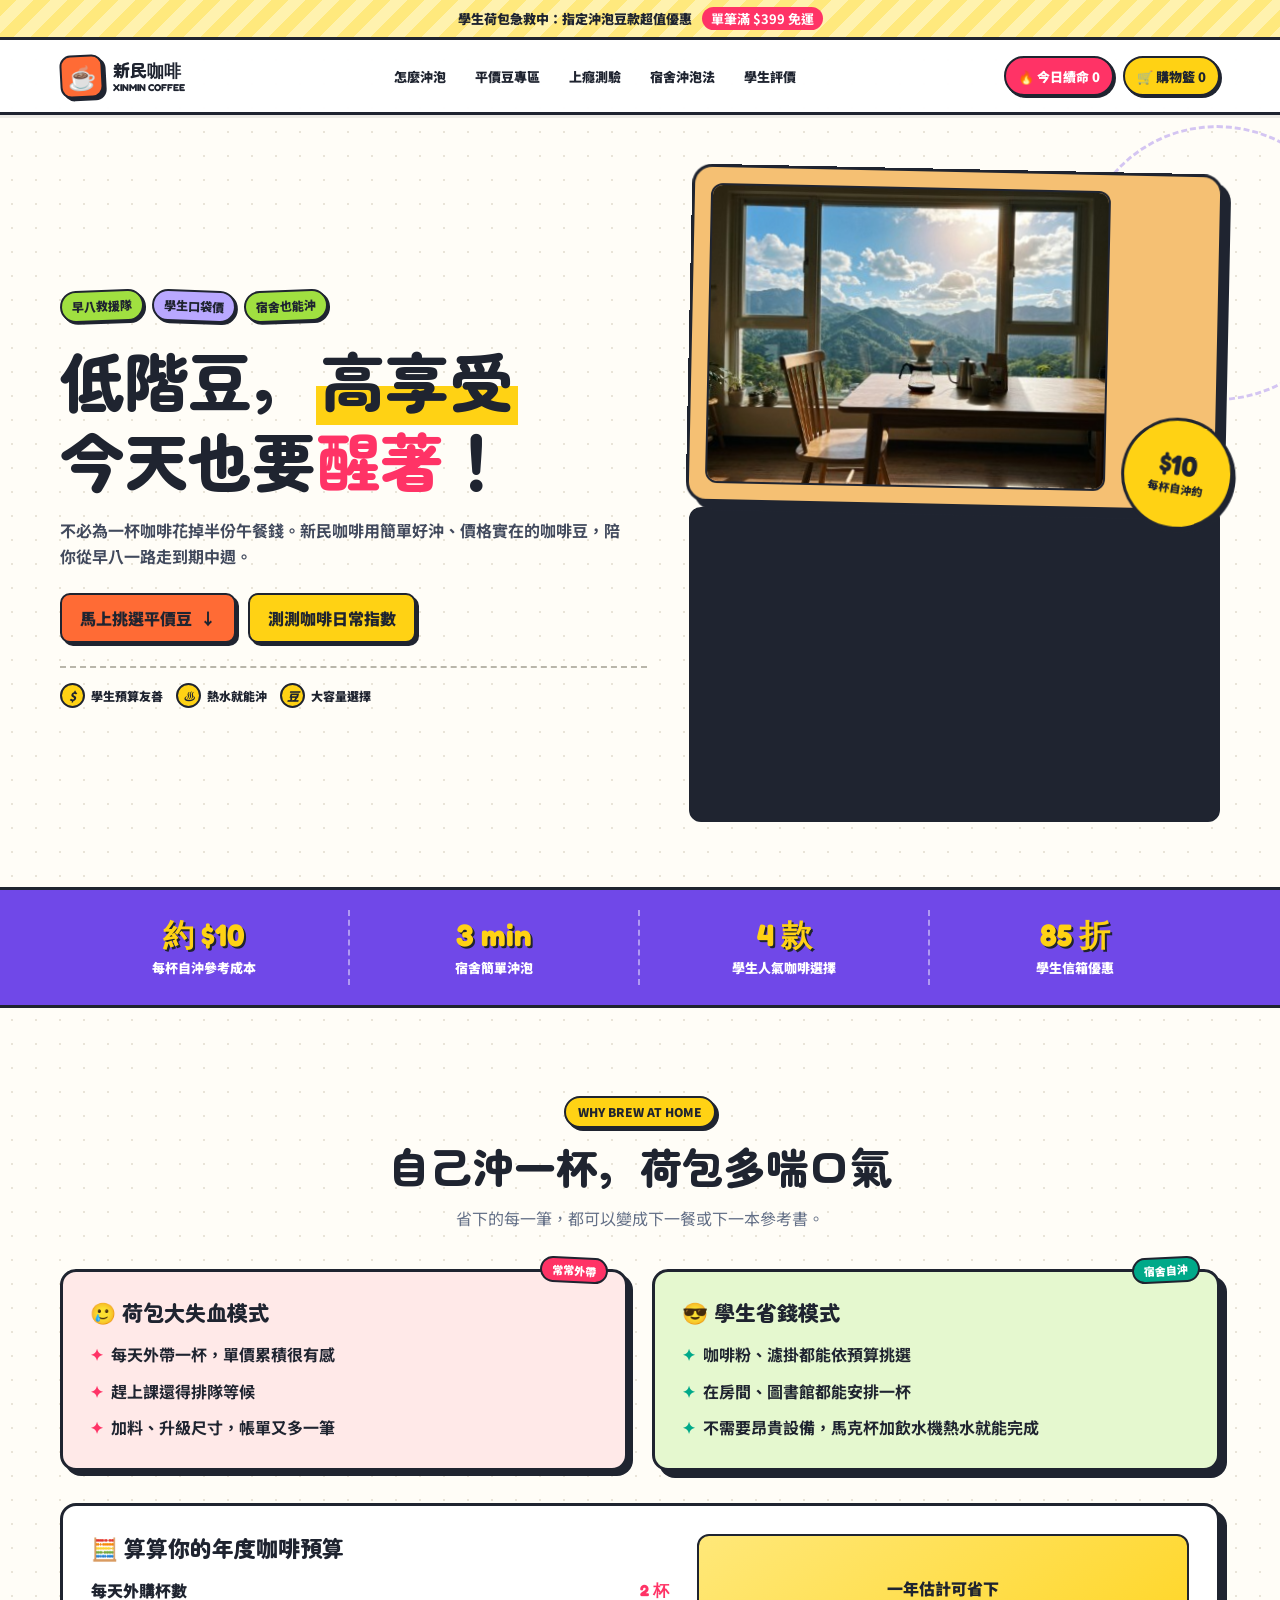
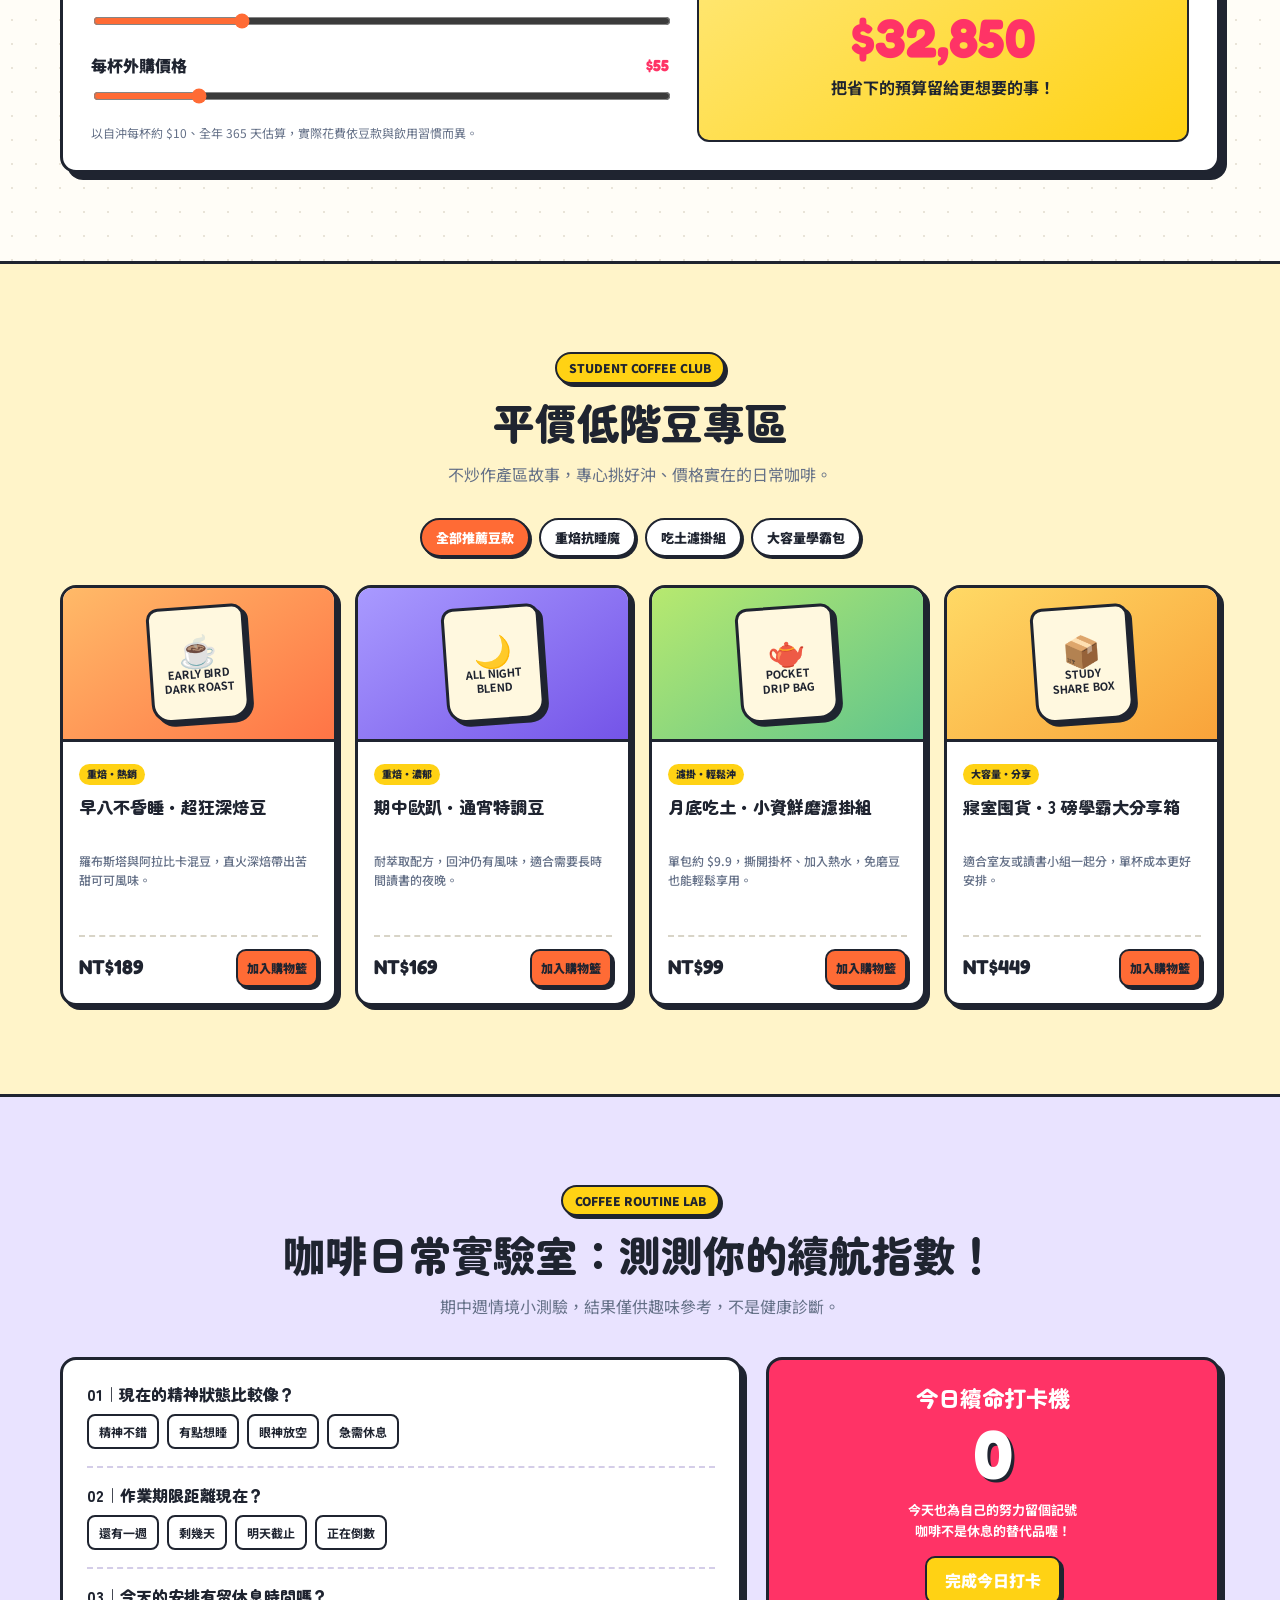
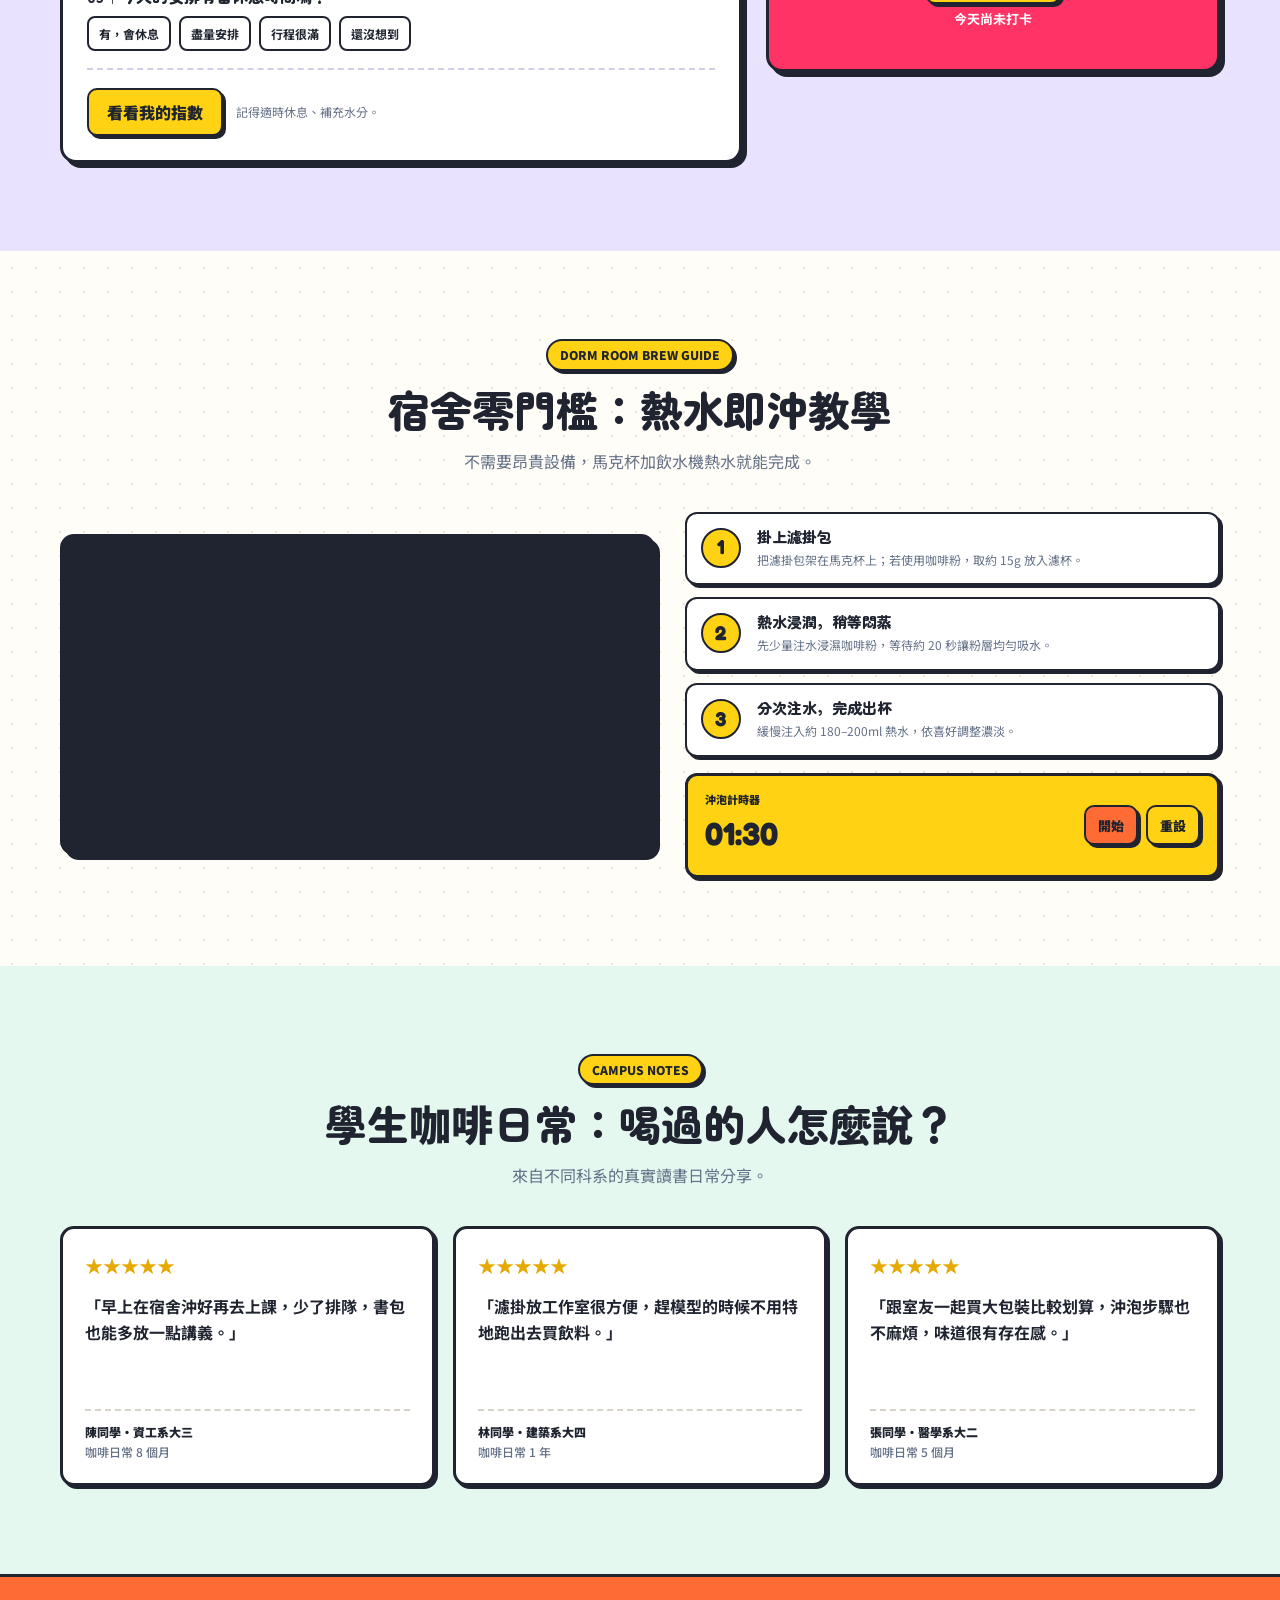
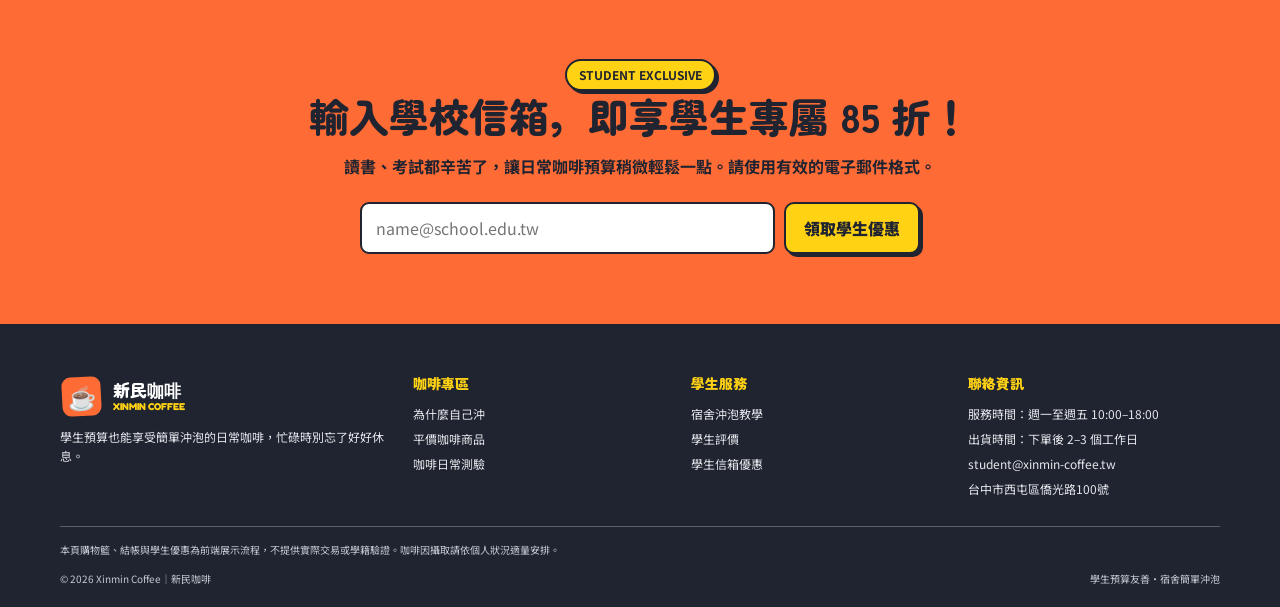
<file: onepage3/index.html>
<!DOCTYPE html>
<html lang="zh-Hant">
<head>
  <meta charset="UTF-8">
  <meta name="viewport" content="width=device-width, initial-scale=1">
  <meta name="description" content="新民咖啡，專為學生打造的平價沖泡咖啡。從早八到期中考，用簡單沖泡與實在價格陪你度過忙碌日常。">
  <meta name="theme-color" content="#fffdf7">
  <title>新民咖啡｜平價低階豆，極致高享受！學生沖泡咖啡上癮首選</title>
  <link rel="preconnect" href="https://fonts.googleapis.com">
  <link rel="preconnect" href="https://fonts.gstatic.com" crossorigin>
  <link href="https://fonts.googleapis.com/css2?family=Fredoka:wght@500;600;700&family=Noto+Sans+TC:wght@400;500;700;900&family=Zen+Maru+Gothic:wght@700;900&display=swap" rel="stylesheet">
  <style>
    :root {
      --yellow: #ffd214;
      --orange: #ff6b35;
      --pink: #ff3366;
      --purple: #7048e8;
      --mint: #00a989;
      --blue: #1890ff;
      --lime: #a0e040;
      --cream: #fffdf7;
      --card: #fff;
      --ink: #1f2430;
      --muted: #647087;
      --line: #1f2430;
      --shadow: 5px 5px 0 var(--ink);
      --shadow-sm: 3px 3px 0 var(--ink);
      --round: 16px;
    }
    * { box-sizing: border-box; }
    html { scroll-behavior: smooth; scroll-padding-top: 92px; }
    body { margin: 0; overflow-x: hidden; color: var(--ink); background-color: var(--cream); background-image: radial-gradient(#e9e4d8 1px, transparent 1px); background-size: 24px 24px; font-family: "Noto Sans TC", sans-serif; line-height: 1.65; }
    body, button, input { font-size: 16px; }
    button, input { font-family: inherit; }
    button { color: inherit; cursor: pointer; }
    a { color: inherit; text-decoration: none; }
    img { display: block; max-width: 100%; }
    :focus-visible { outline: 3px solid var(--blue); outline-offset: 4px; }
    .container { width: min(1160px, calc(100% - 40px)); margin-inline: auto; }
    .display, h1, h2, h3 { font-family: "Zen Maru Gothic", "Noto Sans TC", sans-serif; font-weight: 900; line-height: 1.25; }
    .section { padding: 88px 0; }
    .section-head { max-width: 720px; margin: 0 auto 38px; text-align: center; }
    .kicker { display: inline-block; margin: 0 0 12px; padding: 4px 12px; border: 2px solid var(--ink); border-radius: 99px; background: var(--yellow); box-shadow: var(--shadow-sm); font-size: 12px; font-weight: 900; }
    .section-head h2 { margin: 0; font-size: clamp(28px, 4vw, 42px); }
    .section-head > p:last-child { margin: 12px 0 0; color: var(--muted); }
    .btn { display: inline-flex; min-height: 48px; align-items: center; justify-content: center; gap: 8px; padding: 10px 18px; border: 2px solid var(--ink); border-radius: 10px; background: var(--orange); box-shadow: var(--shadow-sm); font-weight: 900; transition: transform .16s ease, box-shadow .16s ease; }
    .btn:hover { transform: translate(-2px, -2px); box-shadow: 5px 5px 0 var(--ink); }
    .btn:active { transform: translate(2px, 2px); box-shadow: 1px 1px 0 var(--ink); }
    .btn-yellow { background: var(--yellow); }
    .btn-pink { background: var(--pink); color: white; }
    .promo { padding: 7px 16px; border-bottom: 3px solid var(--ink); background: repeating-linear-gradient(135deg, #ffe97d 0 12px, #fff2ae 12px 24px); text-align: center; font-size: 13px; font-weight: 900; }
    .promo strong { display: inline-block; margin-left: 7px; padding: 1px 9px; border-radius: 99px; color: #fff; background: var(--pink); }
    .site-header { position: sticky; z-index: 20; top: 0; border-bottom: 3px solid var(--ink); background: rgba(255,255,255,.96); box-shadow: 0 3px 0 rgba(31,36,48,.08); }
    .nav { display: flex; min-height: 72px; align-items: center; justify-content: space-between; gap: 18px; }
    .brand { display: inline-flex; flex: 0 0 auto; align-items: center; gap: 10px; }
    .brand-mark { display: grid; width: 43px; aspect-ratio: 1; place-items: center; border: 2px solid var(--ink); border-radius: 11px; background: var(--orange); box-shadow: var(--shadow-sm); font-size: 23px; transform: rotate(-3deg); }
    .brand-name { display: grid; font-family: "Zen Maru Gothic", sans-serif; font-size: 17px; font-weight: 900; line-height: 1.2; }
    .brand-name small { font-family: Fredoka, sans-serif; font-size: 10px; letter-spacing: 0; }
    .nav-links { display: flex; align-items: center; gap: 5px; margin: 0; padding: 0; list-style: none; }
    .nav-links a { display: block; padding: 8px 10px; border: 2px solid transparent; border-radius: 8px; font-size: 13px; font-weight: 900; white-space: nowrap; }
    .nav-links a:hover { border-color: var(--ink); background: var(--yellow); box-shadow: 2px 2px 0 var(--ink); }
    .nav-actions { display: flex; flex: 0 0 auto; gap: 9px; }
    .nav-action { min-height: 40px; padding: 6px 12px; border: 2px solid var(--ink); border-radius: 99px; background: var(--pink); box-shadow: 2px 2px 0 var(--ink); color: white; font-size: 13px; font-weight: 900; }
    .nav-cart { background: var(--yellow); color: var(--ink); }
    .menu-toggle { display: none; width: 42px; height: 42px; border: 2px solid var(--ink); border-radius: 8px; background: var(--yellow); font-size: 22px; font-weight: 900; }
    .hero { position: relative; overflow: hidden; padding: 54px 0 58px; }
    .hero::before { position: absolute; top: 10px; right: -75px; width: 270px; height: 270px; border: 3px dashed rgba(112,72,232,.3); border-radius: 50%; content: ""; }
    .hero-grid { position: relative; display: grid; grid-template-columns: 1.05fr .95fr; align-items: center; gap: 42px; }
    .hero-tags { display: flex; flex-wrap: wrap; gap: 8px; margin-bottom: 17px; }
    .hero-tags span { padding: 4px 10px; border: 2px solid var(--ink); border-radius: 99px; background: var(--lime); box-shadow: 2px 2px 0 var(--ink); font-size: 12px; font-weight: 900; transform: rotate(-2deg); }
    .hero-tags span:nth-child(2) { background: #b9a8ff; transform: rotate(2deg); }
    .hero h1 { max-width: 650px; margin: 0; font-size: clamp(38px, 5.3vw, 64px); }
    .hero h1 mark { padding: 0 5px; color: inherit; background: linear-gradient(transparent 58%, var(--yellow) 58%); }
    .hero h1 .pink-word { color: var(--pink); }
    .hero-lede { max-width: 560px; margin: 18px 0 0; color: #424a5d; font-size: 16px; font-weight: 700; }
    .hero-actions { display: flex; flex-wrap: wrap; gap: 12px; margin-top: 23px; }
    .hero-points { display: flex; flex-wrap: wrap; gap: 13px; margin-top: 23px; padding-top: 15px; border-top: 2px dashed #b9b6aa; font-size: 12px; font-weight: 900; }
    .hero-points span { display: inline-flex; align-items: center; gap: 6px; }
    .point-icon { display: grid; width: 25px; aspect-ratio: 1; place-items: center; border: 2px solid var(--ink); border-radius: 50%; background: var(--yellow); }
    .hero-visual { position: relative; padding: 16px; border: 3px solid var(--ink); border-radius: 20px; background: #f5c073; box-shadow: 8px 8px 0 var(--ink); transform: rotate(1.2deg); }
    .hero-visual img { width: min(400px, 100%); height: 300px; border: 2px solid var(--ink); border-radius: 12px; object-fit: cover; }
    .hero-video { width: min(560px, 100%); aspect-ratio: 560 / 315; border: 2px solid var(--ink); border-radius: 12px; background: #1f2430; }
    .hero-sticker { position: absolute; right: -19px; bottom: -21px; display: grid; width: 112px; aspect-ratio: 1; place-content: center; border: 3px solid var(--ink); border-radius: 50%; background: var(--yellow); box-shadow: var(--shadow-sm); text-align: center; transform: rotate(8deg); }
    .hero-sticker b { font-family: Fredoka, sans-serif; font-size: 28px; line-height: 1; }
    .hero-sticker small { font-size: 11px; font-weight: 900; }
    .stats { border-block: 3px solid var(--ink); background: var(--purple); color: #fff; }
    .stats-grid { display: grid; grid-template-columns: repeat(4, 1fr); padding-block: 20px; }
    .stat { padding: 6px 14px; border-right: 2px dashed rgba(255,255,255,.45); text-align: center; }
    .stat:last-child { border: 0; }
    .stat b { display: block; color: var(--yellow); font-family: Fredoka, sans-serif; font-size: 31px; line-height: 1.2; text-shadow: 2px 2px 0 var(--ink); }
    .stat span { font-size: 13px; font-weight: 900; }
    .compare-grid { display: grid; grid-template-columns: repeat(2, 1fr); gap: 24px; }
    .compare-card { position: relative; padding: 27px; border: 3px solid var(--ink); border-radius: var(--round); background: #ffe9e8; box-shadow: var(--shadow); }
    .compare-card.good { background: #e5f8cf; box-shadow: 7px 7px 0 var(--ink); }
    .compare-card h3 { margin: 0 0 16px; font-size: 21px; }
    .compare-card ul { display: grid; gap: 10px; margin: 0; padding: 0; list-style: none; font-weight: 700; }
    .compare-card li::before { margin-right: 8px; content: "✦"; color: var(--pink); }
    .compare-card.good li::before { color: var(--mint); }
    .compare-label { position: absolute; top: -15px; right: 17px; padding: 2px 10px; border: 2px solid var(--ink); border-radius: 99px; background: var(--pink); color: #fff; font-size: 11px; font-weight: 900; transform: rotate(3deg); }
    .compare-card.good .compare-label { background: var(--mint); transform: rotate(-3deg); }
    .calculator { display: grid; grid-template-columns: 1fr .85fr; gap: 28px; margin-top: 32px; padding: 28px; border: 3px solid var(--ink); border-radius: var(--round); background: #fff; box-shadow: 7px 7px 0 var(--ink); }
    .calculator h3 { margin: 0 0 16px; font-size: 22px; }
    .range-row { margin: 16px 0 0; }
    .range-row label { display: flex; justify-content: space-between; gap: 10px; margin-bottom: 6px; font-weight: 900; }
    .range-row output { color: var(--pink); font-family: Fredoka, sans-serif; }
    input[type="range"] { width: 100%; accent-color: var(--orange); }
    .calc-result { display: grid; align-content: center; justify-items: center; padding: 20px; border: 2px solid var(--ink); border-radius: 12px; background: linear-gradient(145deg, #ffe879, var(--yellow)); text-align: center; }
    .calc-result span { font-weight: 900; }
    .calc-result strong { color: var(--pink); font-family: Fredoka, sans-serif; font-size: clamp(35px, 5vw, 54px); line-height: 1.3; }
    .calc-result p { margin: 2px 0 0; font-weight: 700; }
    .products { border-block: 3px solid var(--ink); background: #fff4c9; }
    .filter-row { display: flex; flex-wrap: wrap; justify-content: center; gap: 9px; margin: -7px 0 28px; }
    .filter-btn { padding: 8px 14px; border: 2px solid var(--ink); border-radius: 99px; background: #fff; box-shadow: 2px 2px 0 var(--ink); font-size: 13px; font-weight: 900; }
    .filter-btn.active, .filter-btn:hover { background: var(--orange); color: #fff; }
    .product-grid { display: grid; grid-template-columns: repeat(4, minmax(0, 1fr)); gap: 18px; }
    .product-card { overflow: hidden; border: 3px solid var(--ink); border-radius: var(--round); background: #fff; box-shadow: 4px 4px 0 var(--ink); transition: transform .18s ease, box-shadow .18s ease; }
    .product-card:hover { transform: translateY(-5px); box-shadow: 7px 9px 0 var(--ink); }
    .product-art { display: grid; height: 154px; place-items: center; border-bottom: 3px solid var(--ink); background: linear-gradient(145deg, #ffba68, #ff7446); }
    .product-card:nth-child(2) .product-art { background: linear-gradient(145deg, #a99aff, #7454e8); }
    .product-card:nth-child(3) .product-art { background: linear-gradient(145deg, #b7e96f, #61c58c); }
    .product-card:nth-child(4) .product-art { background: linear-gradient(145deg, #ffd965, #f9a33a); }
    .bag { display: grid; width: 98px; height: 115px; place-content: center; border: 3px solid var(--ink); border-radius: 12px 12px 19px 19px; background: #fff8df; box-shadow: 4px 4px 0 var(--ink); text-align: center; transform: rotate(-4deg); }
    .bag span { font-size: 31px; line-height: 1.1; }
    .bag b { max-width: 78px; font-size: 11px; line-height: 1.25; }
    .product-info { padding: 16px; }
    .product-tag { display: inline-block; padding: 2px 8px; border-radius: 99px; background: var(--yellow); font-size: 10px; font-weight: 900; }
    .product-info h3 { min-height: 52px; margin: 9px 0 5px; font-size: 17px; line-height: 1.5; }
    .product-info p { min-height: 70px; margin: 0; color: var(--muted); font-size: 12px; font-weight: 500; }
    .product-buy { display: flex; align-items: center; justify-content: space-between; gap: 8px; margin-top: 14px; padding-top: 12px; border-top: 2px dashed #d8d4c7; }
    .product-buy strong { font-family: Fredoka, sans-serif; font-size: 20px; white-space: nowrap; }
    .product-buy .btn { min-height: 38px; padding: 5px 9px; font-size: 12px; }
    .quiz-section { background: #e9e3ff; }
    .quiz-layout { display: grid; grid-template-columns: 1.2fr .8fr; gap: 24px; align-items: start; }
    .quiz-box, .streak-box { padding: 24px; border: 3px solid var(--ink); border-radius: var(--round); background: #fff; box-shadow: var(--shadow); }
    .quiz-question { padding: 0 0 17px; border-bottom: 2px dashed #d4cde8; }
    .quiz-question + .quiz-question { padding-top: 17px; }
    .quiz-question h3 { margin: 0 0 10px; font-size: 16px; }
    .options { display: flex; flex-wrap: wrap; gap: 8px; }
    .option { padding: 7px 10px; border: 2px solid var(--ink); border-radius: 8px; background: #fff; font-size: 12px; font-weight: 700; }
    .option.selected { background: var(--yellow); box-shadow: 2px 2px 0 var(--ink); }
    .quiz-controls { display: flex; align-items: center; gap: 13px; margin-top: 18px; }
    .quiz-result { display: none; margin-top: 19px; padding: 17px; border: 2px solid var(--ink); border-radius: 12px; background: #fff4c9; }
    .quiz-result.active { display: block; }
    .quiz-result h3 { margin: 0 0 6px; }
    .meter { height: 16px; overflow: hidden; border: 2px solid var(--ink); border-radius: 99px; background: #fff; }
    .meter span { display: block; width: 0; height: 100%; background: var(--pink); transition: width .45s ease; }
    .quiz-result p { margin: 9px 0 0; font-size: 13px; }
    .streak-box { display: grid; justify-items: center; text-align: center; background: var(--pink); color: #fff; }
    .streak-box h3 { margin: 0; color: #fff; font-size: 22px; }
    .streak-number { margin: 4px 0; font-family: Fredoka, sans-serif; font-size: 68px; font-weight: 700; line-height: 1.1; text-shadow: 3px 3px 0 var(--ink); }
    .streak-box p { margin: 4px 0 15px; font-size: 13px; font-weight: 700; }
    .brew-layout { display: grid; grid-template-columns: 1fr .9fr; gap: 30px; align-items: center; }
    .video-wrap { overflow: hidden; border: 3px solid var(--ink); border-radius: 14px; background: #1f2430; box-shadow: var(--shadow); }
    .video-wrap iframe { display: block; width: 100%; aspect-ratio: 560 / 315; border: 0; }
    .steps { display: grid; gap: 12px; margin: 0; padding: 0; list-style: none; }
    .step { display: grid; grid-template-columns: 44px 1fr; gap: 12px; padding: 14px; border: 2px solid var(--ink); border-radius: 12px; background: #fff; box-shadow: 3px 3px 0 var(--ink); }
    .step-num { display: grid; width: 40px; aspect-ratio: 1; place-items: center; border: 2px solid var(--ink); border-radius: 50%; background: var(--yellow); font-family: Fredoka, sans-serif; font-size: 20px; font-weight: 700; }
    .step h3 { margin: 0; font-size: 15px; }
    .step p { margin: 3px 0 0; color: var(--muted); font-size: 12px; }
    .timer { display: flex; align-items: center; justify-content: space-between; gap: 14px; margin-top: 16px; padding: 14px 17px; border: 3px solid var(--ink); border-radius: 12px; background: var(--yellow); box-shadow: var(--shadow-sm); }
    .timer strong { font-family: Fredoka, sans-serif; font-size: 32px; }
    .timer-controls { display: flex; gap: 8px; }
    .timer-controls .btn { min-height: 40px; padding: 6px 12px; font-size: 13px; }
    .reviews { background: #e5f8ef; }
    .review-grid { display: grid; grid-template-columns: repeat(3, 1fr); gap: 18px; }
    .review-card { padding: 22px; border: 3px solid var(--ink); border-radius: 14px; background: #fff; box-shadow: var(--shadow-sm); }
    .stars { color: #e5a900; font-size: 18px; letter-spacing: 0; }
    .review-card blockquote { min-height: 104px; margin: 12px 0; font-weight: 700; }
    .review-card footer { padding-top: 11px; border-top: 2px dashed #d7d3c8; font-size: 12px; font-weight: 900; }
    .review-card footer span { display: block; color: var(--muted); font-weight: 500; }
    .discount { padding: 70px 0; border-block: 3px solid var(--ink); background: var(--orange); text-align: center; }
    .discount h2 { max-width: 760px; margin: 0 auto; font-size: clamp(27px, 4vw, 40px); }
    .discount p { max-width: 620px; margin: 12px auto 0; font-weight: 700; }
    .discount-form { display: flex; max-width: 560px; gap: 9px; margin: 22px auto 0; }
    .discount-form input { min-width: 0; flex: 1; padding: 12px 14px; border: 2px solid var(--ink); border-radius: 9px; background: #fff; }
    .site-footer { padding: 48px 0 20px; background: var(--ink); color: #fff; }
    .footer-grid { display: grid; grid-template-columns: 1.3fr 1fr 1fr 1fr; gap: 26px; }
    .site-footer .brand-name small { color: var(--yellow); }
    .footer-grid h3 { margin: 0 0 12px; color: var(--yellow); font-size: 14px; }
    .footer-grid p, .footer-grid li { color: #e4e6eb; font-size: 12px; }
    .footer-grid p { margin: 9px 0 0; }
    .footer-grid ul { display: grid; gap: 5px; margin: 0; padding: 0; list-style: none; }
    .footer-grid a:hover { color: var(--yellow); text-decoration: underline; }
    .disclaimer { margin-top: 28px; padding-top: 15px; border-top: 1px solid #59606c; color: #c6cad2; font-size: 10px; }
    .footer-bottom { display: flex; justify-content: space-between; gap: 12px; margin-top: 12px; color: #c6cad2; font-size: 10px; }
    .overlay { position: fixed; z-index: 39; inset: 0; background: rgba(18,20,28,.55); opacity: 0; pointer-events: none; transition: opacity .2s ease; }
    .overlay.open { opacity: 1; pointer-events: auto; }
    .drawer { position: fixed; z-index: 40; top: 0; right: 0; display: flex; width: min(410px, 100vw); height: 100dvh; flex-direction: column; padding: 22px; border-left: 3px solid var(--ink); background: var(--cream); box-shadow: -7px 0 0 rgba(31,36,48,.22); transform: translateX(105%); transition: transform .24s ease; }
    .drawer.open { transform: translateX(0); }
    .drawer-head { display: flex; align-items: center; justify-content: space-between; padding-bottom: 15px; border-bottom: 2px solid var(--ink); }
    .drawer-head h2 { margin: 0; font-size: 23px; }
    .icon-btn { display: grid; width: 40px; aspect-ratio: 1; place-items: center; border: 2px solid var(--ink); border-radius: 8px; background: var(--yellow); font-size: 22px; font-weight: 900; }
    .cart-list { display: grid; gap: 10px; overflow-y: auto; flex: 1; padding-block: 15px; }
    .empty-cart { align-self: center; color: var(--muted); text-align: center; }
    .cart-item { display: flex; align-items: center; justify-content: space-between; gap: 10px; padding: 12px; border: 2px solid var(--ink); border-radius: 9px; background: #fff; }
    .cart-item strong { display: block; font-size: 13px; }
    .cart-item span { font-family: Fredoka, sans-serif; }
    .remove-btn { border: 0; background: transparent; color: var(--pink); font-size: 12px; font-weight: 900; text-decoration: underline; }
    .cart-total { display: flex; justify-content: space-between; margin-bottom: 12px; padding-top: 14px; border-top: 2px solid var(--ink); font-weight: 900; }
    .drawer .btn { width: 100%; }
    .toast { position: fixed; z-index: 60; right: 18px; bottom: 18px; max-width: min(380px, calc(100% - 36px)); padding: 12px 17px; border: 2px solid var(--ink); border-radius: 9px; background: var(--ink); box-shadow: 4px 4px 0 var(--yellow); color: #fff; font-weight: 700; opacity: 0; pointer-events: none; transform: translateY(12px); transition: opacity .2s ease, transform .2s ease; }
    .toast.show { opacity: 1; transform: translateY(0); }
    @media (max-width: 1050px) {
      .nav-links { gap: 0; }
      .nav-links a { padding-inline: 7px; font-size: 12px; }
      .nav-action { padding-inline: 9px; font-size: 12px; }
      .product-grid { grid-template-columns: repeat(2, minmax(0, 1fr)); }
    }
    @media (max-width: 900px) {
      .nav { position: relative; }
      .menu-toggle { display: block; order: 3; }
      .nav-links { position: absolute; top: calc(100% + 3px); left: -20px; right: -20px; display: none; align-items: stretch; padding: 10px 20px 16px; border-bottom: 3px solid var(--ink); background: #fff; box-shadow: 0 5px 0 rgba(31,36,48,.12); }
      .nav-links.open { display: grid; }
      .nav-links a { font-size: 14px; }
      .nav-actions { margin-left: auto; }
      .hero-grid { grid-template-columns: 1fr .85fr; gap: 26px; }
      .hero-visual img { height: 300px; }
      .footer-grid { grid-template-columns: repeat(2, 1fr); }
    }
    @media (max-width: 640px) {
      .container { width: calc(100% - 32px); }
      .section { padding: 66px 0; }
      .promo { font-size: 11px; }
      .nav { display: grid; min-height: 64px; grid-template-columns: 1fr auto; gap: 8px; padding-block: 8px; }
      .nav-links { right: 0; left: 0; }
      .brand-mark { width: 37px; font-size: 20px; }
      .brand-name { font-size: 14px; }
      .nav-actions { grid-column: 1 / -1; grid-row: 2; justify-content: center; gap: 8px; margin: 0; padding-bottom: 3px; }
      .nav-action { min-height: 36px; padding: 5px 8px; font-size: 11px; }
      .menu-toggle { grid-column: 2; grid-row: 1; width: 38px; height: 38px; order: 0; }
      .hero { padding: 40px 0 48px; }
      .hero-grid, .compare-grid, .calculator, .quiz-layout, .brew-layout { grid-template-columns: 1fr; }
      .hero h1 { font-size: clamp(36px, 11vw, 50px); }
      .hero-lede { font-size: 14px; }
      .hero-visual { width: calc(100% - 8px); margin: 4px 0 8px; }
      .hero-video { width: 100%; }
      .hero-visual img { height: clamp(210px, 62vw, 300px); }
      .hero-sticker { right: -11px; width: 90px; }
      .hero-sticker b { font-size: 24px; }
      .stats-grid { grid-template-columns: repeat(2, 1fr); padding-block: 12px; }
      .stat { padding: 9px 4px; }
      .stat:nth-child(2) { border-right: 0; }
      .stat:nth-child(-n+2) { border-bottom: 2px dashed rgba(255,255,255,.45); }
      .stat b { font-size: 27px; }
      .compare-card { padding: 23px 18px; }
      .calculator { padding: 20px; }
      .product-grid, .review-grid { grid-template-columns: 1fr; }
      .product-info h3, .product-info p { min-height: 0; }
      .quiz-box, .streak-box { padding: 18px; }
      .quiz-controls { align-items: flex-start; flex-direction: column; }
      .timer { align-items: flex-start; flex-direction: column; }
      .discount { padding: 58px 0; }
      .discount-form { flex-direction: column; }
      .footer-grid { grid-template-columns: 1fr 1fr; gap: 25px 16px; }
      .footer-grid > :first-child { grid-column: 1 / -1; }
      .footer-bottom { flex-direction: column; }
      .drawer { padding: 17px; }
    }
    @media (prefers-reduced-motion: reduce) {
      html { scroll-behavior: auto; }
      *, *::before, *::after { animation-duration: .01ms !important; transition-duration: .01ms !important; }
    }
  </style>
</head>
<body>
  <div class="promo">學生荷包急救中：指定沖泡豆款超值優惠 <strong>單筆滿 $399 免運</strong></div>
  <header class="site-header" id="top">
    <nav class="nav container" aria-label="主要導覽">
      <a class="brand" href="#top" aria-label="新民咖啡首頁"><span class="brand-mark" aria-hidden="true">☕</span><span class="brand-name">新民咖啡<small>XINMIN COFFEE</small></span></a>
      <ul class="nav-links" id="navLinks">
        <li><a href="#why-brew">怎麼沖泡</a></li><li><a href="#products">平價豆專區</a></li><li><a href="#addict-quiz">上癮測驗</a></li><li><a href="#brew-guide">宿舍沖泡法</a></li><li><a href="#reviews">學生評價</a></li>
      </ul>
      <div class="nav-actions"><button class="nav-action" type="button" id="navCheckin">🔥 今日續命 <span id="navStreakCount">0</span></button><button class="nav-action nav-cart" type="button" id="cartOpen">🛒 購物籃 <span id="cartCount">0</span></button></div>
      <button class="menu-toggle" type="button" id="menuToggle" aria-controls="navLinks" aria-expanded="false" aria-label="開啟導覽選單">☰</button>
    </nav>
  </header>
  <main>
    <section class="hero" id="hero">
      <div class="container hero-grid">
        <div>
          <div class="hero-tags"><span>早八救援隊</span><span>學生口袋價</span><span>宿舍也能沖</span></div>
          <h1>低階豆，<mark>高享受</mark><br>今天也要<span class="pink-word">醒著</span>！</h1>
          <p class="hero-lede">不必為一杯咖啡花掉半份午餐錢。新民咖啡用簡單好沖、價格實在的咖啡豆，陪你從早八一路走到期中週。</p>
          <div class="hero-actions"><a class="btn" href="#products">馬上挑選平價豆 <span aria-hidden="true">↓</span></a><a class="btn btn-yellow" href="#addict-quiz">測測咖啡日常指數</a></div>
          <div class="hero-points"><span><i class="point-icon" aria-hidden="true">$</i>學生預算友善</span><span><i class="point-icon" aria-hidden="true">♨</i>熱水就能沖</span><span><i class="point-icon" aria-hidden="true">豆</i>大容量選擇</span></div>
        </div>
        <div class="hero-media"><div class="hero-visual"><img src="images/hero.jpg" width="400" height="300" alt="新民咖啡主視覺：咖啡與沖泡日常"><div class="hero-sticker" aria-label="每杯約十元起"><b>$10</b><small>每杯自沖約</small></div></div><iframe class="hero-video" src="https://www.youtube-nocookie.com/embed/hMOYa4EBntI" title="新民咖啡沖泡介紹影片" width="560" height="315" loading="lazy" allow="accelerometer; autoplay; clipboard-write; encrypted-media; gyroscope; picture-in-picture; web-share" referrerpolicy="strict-origin-when-cross-origin" allowfullscreen></iframe></div>
      </div>
    </section>
    <div class="stats" aria-label="新民咖啡特色數據"><div class="container stats-grid"><div class="stat"><b>約 $10</b><span>每杯自沖參考成本</span></div><div class="stat"><b>3 min</b><span>宿舍簡單沖泡</span></div><div class="stat"><b>4 款</b><span>學生人氣咖啡選擇</span></div><div class="stat"><b>85 折</b><span>學生信箱優惠</span></div></div></div>
    <section class="section" id="why-brew">
      <div class="container">
        <header class="section-head"><p class="kicker">WHY BREW AT HOME</p><h2>自己沖一杯，荷包多喘口氣</h2><p>省下的每一筆，都可以變成下一餐或下一本參考書。</p></header>
        <div class="compare-grid">
          <article class="compare-card"><span class="compare-label">常常外帶</span><h3>🥲 荷包大失血模式</h3><ul><li>每天外帶一杯，單價累積很有感</li><li>趕上課還得排隊等候</li><li>加料、升級尺寸，帳單又多一筆</li></ul></article>
          <article class="compare-card good"><span class="compare-label">宿舍自沖</span><h3>😎 學生省錢模式</h3><ul><li>咖啡粉、濾掛都能依預算挑選</li><li>在房間、圖書館都能安排一杯</li><li>不需要昂貴設備，馬克杯加飲水機熱水就能完成</li></ul></article>
        </div>
        <div class="calculator">
          <div><h3>🧮 算算你的年度咖啡預算</h3><div class="range-row"><label for="cupsInput">每天外購杯數 <output id="cupsVal">2 杯</output></label><input id="cupsInput" type="range" min="1" max="5" value="2" aria-label="每天外購咖啡杯數"></div><div class="range-row"><label for="priceInput">每杯外購價格 <output id="priceVal">$55</output></label><input id="priceInput" type="range" min="35" max="150" step="5" value="55" aria-label="每杯外購咖啡價格"></div><p style="margin:12px 0 0;color:var(--muted);font-size:12px">以自沖每杯約 $10、全年 365 天估算，實際花費依豆款與飲用習慣而異。</p></div>
          <div class="calc-result" aria-live="polite"><span>一年估計可省下</span><strong id="savingsYear">$32,850</strong><p id="savingsDesc">把省下的預算留給更想要的事！</p></div>
        </div>
      </div>
    </section>
    <section class="section products" id="products">
      <div class="container">
        <header class="section-head"><p class="kicker">STUDENT COFFEE CLUB</p><h2>平價低階豆專區</h2><p>不炒作產區故事，專心挑好沖、價格實在的日常咖啡。</p></header>
        <div class="filter-row" role="group" aria-label="篩選咖啡商品"><button class="filter-btn active" type="button" data-filter="all" aria-pressed="true">全部推薦豆款</button><button class="filter-btn" type="button" data-filter="dark" aria-pressed="false">重焙抗睡魔</button><button class="filter-btn" type="button" data-filter="filter" aria-pressed="false">吃土濾掛組</button><button class="filter-btn" type="button" data-filter="bulk" aria-pressed="false">大容量學霸包</button></div>
        <div class="product-grid">
          <article class="product-card" data-category="dark"><div class="product-art"><div class="bag"><span aria-hidden="true">☕</span><b>EARLY BIRD<br>DARK ROAST</b></div></div><div class="product-info"><span class="product-tag">重焙・熱銷</span><h3>早八不昏睡・超狂深焙豆</h3><p>羅布斯塔與阿拉比卡混豆，直火深焙帶出苦甜可可風味。</p><div class="product-buy"><strong>NT$189</strong><button class="btn" type="button" data-add="早八不昏睡・超狂深焙豆" data-price="189">加入購物籃</button></div></div></article>
          <article class="product-card" data-category="dark"><div class="product-art"><div class="bag"><span aria-hidden="true">🌙</span><b>ALL NIGHT<br>BLEND</b></div></div><div class="product-info"><span class="product-tag">重焙・濃郁</span><h3>期中歐趴・通宵特調豆</h3><p>耐萃取配方，回沖仍有風味，適合需要長時間讀書的夜晚。</p><div class="product-buy"><strong>NT$169</strong><button class="btn" type="button" data-add="期中歐趴・通宵特調豆" data-price="169">加入購物籃</button></div></div></article>
          <article class="product-card" data-category="filter"><div class="product-art"><div class="bag"><span aria-hidden="true">🫖</span><b>POCKET<br>DRIP BAG</b></div></div><div class="product-info"><span class="product-tag">濾掛・輕鬆沖</span><h3>月底吃土・小資鮮磨濾掛組</h3><p>單包約 $9.9，撕開掛杯、加入熱水，免磨豆也能輕鬆享用。</p><div class="product-buy"><strong>NT$99</strong><button class="btn" type="button" data-add="月底吃土・小資鮮磨濾掛組" data-price="99">加入購物籃</button></div></div></article>
          <article class="product-card" data-category="bulk"><div class="product-art"><div class="bag"><span aria-hidden="true">📦</span><b>STUDY<br>SHARE BOX</b></div></div><div class="product-info"><span class="product-tag">大容量・分享</span><h3>寢室囤貨・3 磅學霸大分享箱</h3><p>適合室友或讀書小組一起分，單杯成本更好安排。</p><div class="product-buy"><strong>NT$449</strong><button class="btn" type="button" data-add="寢室囤貨・3 磅學霸大分享箱" data-price="449">加入購物籃</button></div></div></article>
        </div>
      </div>
    </section>
    <section class="section quiz-section" id="addict-quiz">
      <div class="container">
        <header class="section-head"><p class="kicker">COFFEE ROUTINE LAB</p><h2>咖啡日常實驗室：測測你的續航指數！</h2><p>期中週情境小測驗，結果僅供趣味參考，不是健康診斷。</p></header>
        <div class="quiz-layout">
          <div class="quiz-box">
            <div class="quiz-question" data-question="1"><h3>01｜現在的精神狀態比較像？</h3><div class="options"><button class="option" type="button" data-score="10">精神不錯</button><button class="option" type="button" data-score="25">有點想睡</button><button class="option" type="button" data-score="35">眼神放空</button><button class="option" type="button" data-score="40">急需休息</button></div></div>
            <div class="quiz-question" data-question="2"><h3>02｜作業期限距離現在？</h3><div class="options"><button class="option" type="button" data-score="10">還有一週</button><button class="option" type="button" data-score="20">剩幾天</button><button class="option" type="button" data-score="30">明天截止</button><button class="option" type="button" data-score="40">正在倒數</button></div></div>
            <div class="quiz-question" data-question="3"><h3>03｜今天的安排有留休息時間嗎？</h3><div class="options"><button class="option" type="button" data-score="5">有，會休息</button><button class="option" type="button" data-score="15">盡量安排</button><button class="option" type="button" data-score="25">行程很滿</button><button class="option" type="button" data-score="30">還沒想到</button></div></div>
            <div class="quiz-controls"><button class="btn btn-yellow" type="button" id="quizSubmit">看看我的指數</button><span style="color:var(--muted);font-size:12px">記得適時休息、補充水分。</span></div>
            <div class="quiz-result" id="quizResultBox" aria-live="polite"><h3 id="quizResultTitle">結果</h3><div class="meter"><span id="quizMeter"></span></div><p id="quizResultText"></p></div>
          </div>
          <aside class="streak-box"><h3>今日續命打卡機</h3><div class="streak-number" id="streakDisplay">0</div><p>今天也為自己的努力留個記號<br>咖啡不是休息的替代品喔！</p><button class="btn btn-yellow" type="button" id="checkinButton">完成今日打卡</button><p id="checkinMessage" aria-live="polite">今天尚未打卡</p></aside>
        </div>
      </div>
    </section>
    <section class="section" id="brew-guide">
      <div class="container">
        <header class="section-head"><p class="kicker">DORM ROOM BREW GUIDE</p><h2>宿舍零門檻：熱水即沖教學</h2><p>不需要昂貴設備，馬克杯加飲水機熱水就能完成。</p></header>
        <div class="brew-layout">
          <div class="video-wrap"><iframe width="560" height="315" src="https://www.youtube.com/embed/hMOYa4EBntI" title="新民咖啡沖泡教學影片" loading="lazy" allow="accelerometer; autoplay; clipboard-write; encrypted-media; gyroscope; picture-in-picture; web-share" referrerpolicy="strict-origin-when-cross-origin" allowfullscreen></iframe></div>
          <div><ol class="steps"><li class="step"><span class="step-num">1</span><div><h3>掛上濾掛包</h3><p>把濾掛包架在馬克杯上；若使用咖啡粉，取約 15g 放入濾杯。</p></div></li><li class="step"><span class="step-num">2</span><div><h3>熱水浸潤，稍等悶蒸</h3><p>先少量注水浸濕咖啡粉，等待約 20 秒讓粉層均勻吸水。</p></div></li><li class="step"><span class="step-num">3</span><div><h3>分次注水，完成出杯</h3><p>緩慢注入約 180–200ml 熱水，依喜好調整濃淡。</p></div></li></ol><div class="timer"><div><span style="display:block;font-size:11px;font-weight:900">沖泡計時器</span><strong id="timerDisplay" aria-live="polite">01:30</strong></div><div class="timer-controls"><button class="btn" type="button" id="timerToggle">開始</button><button class="btn btn-yellow" type="button" id="timerReset">重設</button></div></div></div>
        </div>
      </div>
    </section>
    <section class="section reviews" id="reviews">
      <div class="container"><header class="section-head"><p class="kicker">CAMPUS NOTES</p><h2>學生咖啡日常：喝過的人怎麼說？</h2><p>來自不同科系的真實讀書日常分享。</p></header>
        <div class="review-grid"><article class="review-card"><div class="stars" aria-label="5 星">★★★★★</div><blockquote>「早上在宿舍沖好再去上課，少了排隊，書包也能多放一點講義。」</blockquote><footer>陳同學・資工系大三<span>咖啡日常 8 個月</span></footer></article><article class="review-card"><div class="stars" aria-label="5 星">★★★★★</div><blockquote>「濾掛放工作室很方便，趕模型的時候不用特地跑出去買飲料。」</blockquote><footer>林同學・建築系大四<span>咖啡日常 1 年</span></footer></article><article class="review-card"><div class="stars" aria-label="5 星">★★★★★</div><blockquote>「跟室友一起買大包裝比較划算，沖泡步驟也不麻煩，味道很有存在感。」</blockquote><footer>張同學・醫學系大二<span>咖啡日常 5 個月</span></footer></article></div>
      </div>
    </section>
    <section class="discount" id="student-discount"><div class="container"><p class="kicker">STUDENT EXCLUSIVE</p><h2>輸入學校信箱，即享學生專屬 85 折！</h2><p>讀書、考試都辛苦了，讓日常咖啡預算稍微輕鬆一點。請使用有效的電子郵件格式。</p><form class="discount-form" id="discountForm"><input id="studentEmail" type="email" placeholder="name@school.edu.tw" aria-label="學生電子郵件" required><button class="btn btn-yellow" type="submit">領取學生優惠</button></form></div></section>
  </main>
  <footer class="site-footer"><div class="container"><div class="footer-grid"><div><a class="brand" href="#hero"><span class="brand-mark" aria-hidden="true">☕</span><span class="brand-name">新民咖啡<small>XINMIN COFFEE</small></span></a><p>學生預算也能享受簡單沖泡的日常咖啡，忙碌時別忘了好好休息。</p></div><div><h3>咖啡專區</h3><ul><li><a href="#why-brew">為什麼自己沖</a></li><li><a href="#products">平價咖啡商品</a></li><li><a href="#addict-quiz">咖啡日常測驗</a></li></ul></div><div><h3>學生服務</h3><ul><li><a href="#brew-guide">宿舍沖泡教學</a></li><li><a href="#reviews">學生評價</a></li><li><a href="#student-discount">學生信箱優惠</a></li></ul></div><div><h3>聯絡資訊</h3><ul><li>服務時間：週一至週五 10:00–18:00</li><li>出貨時間：下單後 2–3 個工作日</li><li><a href="mailto:student@xinmin-coffee.tw">student@xinmin-coffee.tw</a></li><li><a href="https://www.google.com/maps/search/?api=1&amp;query=僑光科技大學" target="_blank" rel="noopener noreferrer">台中市西屯區僑光路100號</a></li></ul></div></div><p class="disclaimer">本頁購物籃、結帳與學生優惠為前端展示流程，不提供實際交易或學籍驗證。咖啡因攝取請依個人狀況適量安排。</p><div class="footer-bottom"><span>© 2026 Xinmin Coffee｜新民咖啡</span><span>學生預算友善・宿舍簡單沖泡</span></div></div></footer>
  <div class="overlay" id="cartOverlay"></div>
  <aside class="drawer" id="cartDrawer" aria-label="購物籃" aria-hidden="true"><div class="drawer-head"><h2>🛒 我的購物籃</h2><button class="icon-btn" type="button" id="cartClose" aria-label="關閉購物籃">×</button></div><div class="cart-list" id="cartItemList"><p class="empty-cart">購物籃還沒有商品，去挑一款喜歡的咖啡吧！</p></div><div class="cart-total"><span>合計</span><span id="cartTotalText">NT$0</span></div><button class="btn btn-yellow" type="button" id="checkoutButton">前往結帳</button></aside>
  <div class="toast" id="toastBox" role="status" aria-live="polite"></div>
  <script>
    const toastBox = document.querySelector('#toastBox');
    let toastTimer;
    function toast(message) {
      window.clearTimeout(toastTimer);
      toastBox.textContent = message;
      toastBox.classList.add('show');
      toastTimer = window.setTimeout(() => toastBox.classList.remove('show'), 2500);
    }

    const cupsInput = document.querySelector('#cupsInput');
    const priceInput = document.querySelector('#priceInput');
    function calculateSavings() {
      const cups = Number(cupsInput.value);
      const price = Number(priceInput.value);
      const savings = Math.max(0, (price - 10) * cups * 365);
      document.querySelector('#cupsVal').textContent = `${cups} 杯`;
      document.querySelector('#priceVal').textContent = `$${price}`;
      document.querySelector('#savingsYear').textContent = `$${savings.toLocaleString('zh-TW')}`;
      document.querySelector('#savingsDesc').textContent = savings >= 50000 ? '這筆預算可以安排一趟小旅行！' : savings >= 25000 ? '把省下的預算留給更想要的事！' : '每天一點點，累積起來也很有感。';
    }
    cupsInput.addEventListener('input', calculateSavings);
    priceInput.addEventListener('input', calculateSavings);
    calculateSavings();

    document.querySelectorAll('.filter-btn').forEach(button => button.addEventListener('click', () => {
      const category = button.dataset.filter;
      document.querySelectorAll('.filter-btn').forEach(item => {
        const active = item === button;
        item.classList.toggle('active', active);
        item.setAttribute('aria-pressed', String(active));
      });
      document.querySelectorAll('.product-card').forEach(card => {
        card.hidden = category !== 'all' && card.dataset.category !== category;
      });
    }));

    const quizAnswers = { 1: 0, 2: 0, 3: 0 };
    document.querySelectorAll('.quiz-question').forEach(question => question.querySelectorAll('.option').forEach(button => button.addEventListener('click', () => {
      question.querySelectorAll('.option').forEach(option => option.classList.remove('selected'));
      button.classList.add('selected');
      quizAnswers[question.dataset.question] = Number(button.dataset.score);
    })));
    document.querySelector('#quizSubmit').addEventListener('click', () => {
      if (Object.values(quizAnswers).some(score => score === 0)) {
        toast('先完成三題，再看看你的日常指數！');
        return;
      }
      const score = Math.min(99, Math.round(Object.values(quizAnswers).reduce((sum, value) => sum + value, 0) / 110 * 100));
      const title = score >= 80 ? '行程滿檔型：記得安排休息！' : score >= 50 ? '穩定前進型：補水與咖啡都別忘！' : '從容規劃型：維持舒服的步調！';
      document.querySelector('#quizResultTitle').textContent = `${score}%｜${title}`;
      document.querySelector('#quizResultText').textContent = score >= 80 ? '試試濃郁深焙豆，並記得適時休息。' : score >= 50 ? '濾掛或中焙咖啡都能配合你的日常安排。' : '挑一款喜歡的咖啡，享受輕鬆沖泡時光。';
      const result = document.querySelector('#quizResultBox');
      result.classList.add('active');
      requestAnimationFrame(() => { document.querySelector('#quizMeter').style.width = `${score}%`; });
    });

    let streakCount = 0;
    let checkedIn = false;
    function triggerStreakCheckin() {
      if (checkedIn) {
        toast('今天已經打卡過囉，記得安排休息！');
        return;
      }
      checkedIn = true;
      streakCount += 1;
      document.querySelector('#navStreakCount').textContent = streakCount;
      document.querySelector('#streakDisplay').textContent = streakCount;
      document.querySelector('#checkinMessage').textContent = '打卡完成，今天也辛苦了！';
      document.querySelector('#checkinButton').textContent = '今日已完成';
      toast('今日打卡完成，記得補充水分！');
    }
    document.querySelector('#checkinButton').addEventListener('click', triggerStreakCheckin);
    document.querySelector('#navCheckin').addEventListener('click', triggerStreakCheckin);

    let timerSeconds = 90;
    let timerInterval = null;
    const timerDisplay = document.querySelector('#timerDisplay');
    const timerToggle = document.querySelector('#timerToggle');
    function formatTime(seconds) { return `${String(Math.floor(seconds / 60)).padStart(2, '0')}:${String(seconds % 60).padStart(2, '0')}`; }
    function renderTimer() { timerDisplay.textContent = formatTime(timerSeconds); }
    function stopTimer() { window.clearInterval(timerInterval); timerInterval = null; timerToggle.textContent = '開始'; }
    timerToggle.addEventListener('click', () => {
      if (timerInterval) {
        stopTimer();
        timerToggle.textContent = '繼續';
        return;
      }
      if (timerSeconds <= 0) timerSeconds = 90;
      timerToggle.textContent = '暫停';
      timerInterval = window.setInterval(() => {
        timerSeconds -= 1;
        renderTimer();
        if (timerSeconds <= 0) {
          stopTimer();
          timerToggle.textContent = '再計一次';
          toast('90 秒完成，依喜好享用咖啡！');
        }
      }, 1000);
    });
    document.querySelector('#timerReset').addEventListener('click', () => {
      stopTimer();
      timerSeconds = 90;
      renderTimer();
    });

    const cartItems = [];
    const cartDrawer = document.querySelector('#cartDrawer');
    const cartOverlay = document.querySelector('#cartOverlay');
    function toggleCartDrawer(open) {
      cartDrawer.classList.toggle('open', open);
      cartOverlay.classList.toggle('open', open);
      cartDrawer.setAttribute('aria-hidden', String(!open));
      document.body.style.overflow = open ? 'hidden' : '';
      if (open) document.querySelector('#cartClose').focus();
    }
    function updateCartUI() {
      const list = document.querySelector('#cartItemList');
      document.querySelector('#cartCount').textContent = cartItems.length;
      document.querySelector('#cartTotalText').textContent = `NT$${cartItems.reduce((sum, item) => sum + item.price, 0).toLocaleString('zh-TW')}`;
      if (!cartItems.length) {
        list.innerHTML = '<p class="empty-cart">購物籃還沒有商品，去挑一款喜歡的咖啡吧！</p>';
        return;
      }
      list.innerHTML = cartItems.map((item, index) => `<div class="cart-item"><div><strong>${item.title}</strong><span>NT$${item.price}</span></div><button class="remove-btn" type="button" data-remove="${index}" aria-label="移除${item.title}">移除</button></div>`).join('');
      list.querySelectorAll('[data-remove]').forEach(button => button.addEventListener('click', () => {
        cartItems.splice(Number(button.dataset.remove), 1);
        updateCartUI();
      }));
    }
    document.querySelectorAll('[data-add]').forEach(button => button.addEventListener('click', () => {
      cartItems.push({ title: button.dataset.add, price: Number(button.dataset.price) });
      updateCartUI();
      toast(`已加入「${button.dataset.add}」`);
    }));
    document.querySelector('#cartOpen').addEventListener('click', () => toggleCartDrawer(true));
    document.querySelector('#cartClose').addEventListener('click', () => toggleCartDrawer(false));
    cartOverlay.addEventListener('click', () => toggleCartDrawer(false));
    document.querySelector('#checkoutButton').addEventListener('click', () => {
      if (!cartItems.length) {
        toast('購物籃目前是空的，先挑選喜歡的咖啡吧！');
        return;
      }
      toast('這是展示頁面，尚未串接實際結帳。');
      cartItems.length = 0;
      updateCartUI();
      toggleCartDrawer(false);
    });
    document.addEventListener('keydown', event => { if (event.key === 'Escape') toggleCartDrawer(false); });

    document.querySelector('#discountForm').addEventListener('submit', event => {
      event.preventDefault();
      const email = document.querySelector('#studentEmail').value.trim();
      if (!email.includes('@')) {
        toast('請輸入有效的電子郵件地址。');
        return;
      }
      toast('優惠申請已收到！此頁為展示流程，未進行學籍驗證。');
      event.currentTarget.reset();
    });

    const menuToggle = document.querySelector('#menuToggle');
    const navLinks = document.querySelector('#navLinks');
    menuToggle.addEventListener('click', () => {
      const open = navLinks.classList.toggle('open');
      menuToggle.setAttribute('aria-expanded', String(open));
      menuToggle.setAttribute('aria-label', open ? '關閉導覽選單' : '開啟導覽選單');
      menuToggle.textContent = open ? '×' : '☰';
    });
    navLinks.querySelectorAll('a').forEach(link => link.addEventListener('click', () => {
      navLinks.classList.remove('open');
      menuToggle.setAttribute('aria-expanded', 'false');
      menuToggle.setAttribute('aria-label', '開啟導覽選單');
      menuToggle.textContent = '☰';
    }));
  </script>
</body>
</html>
</file>
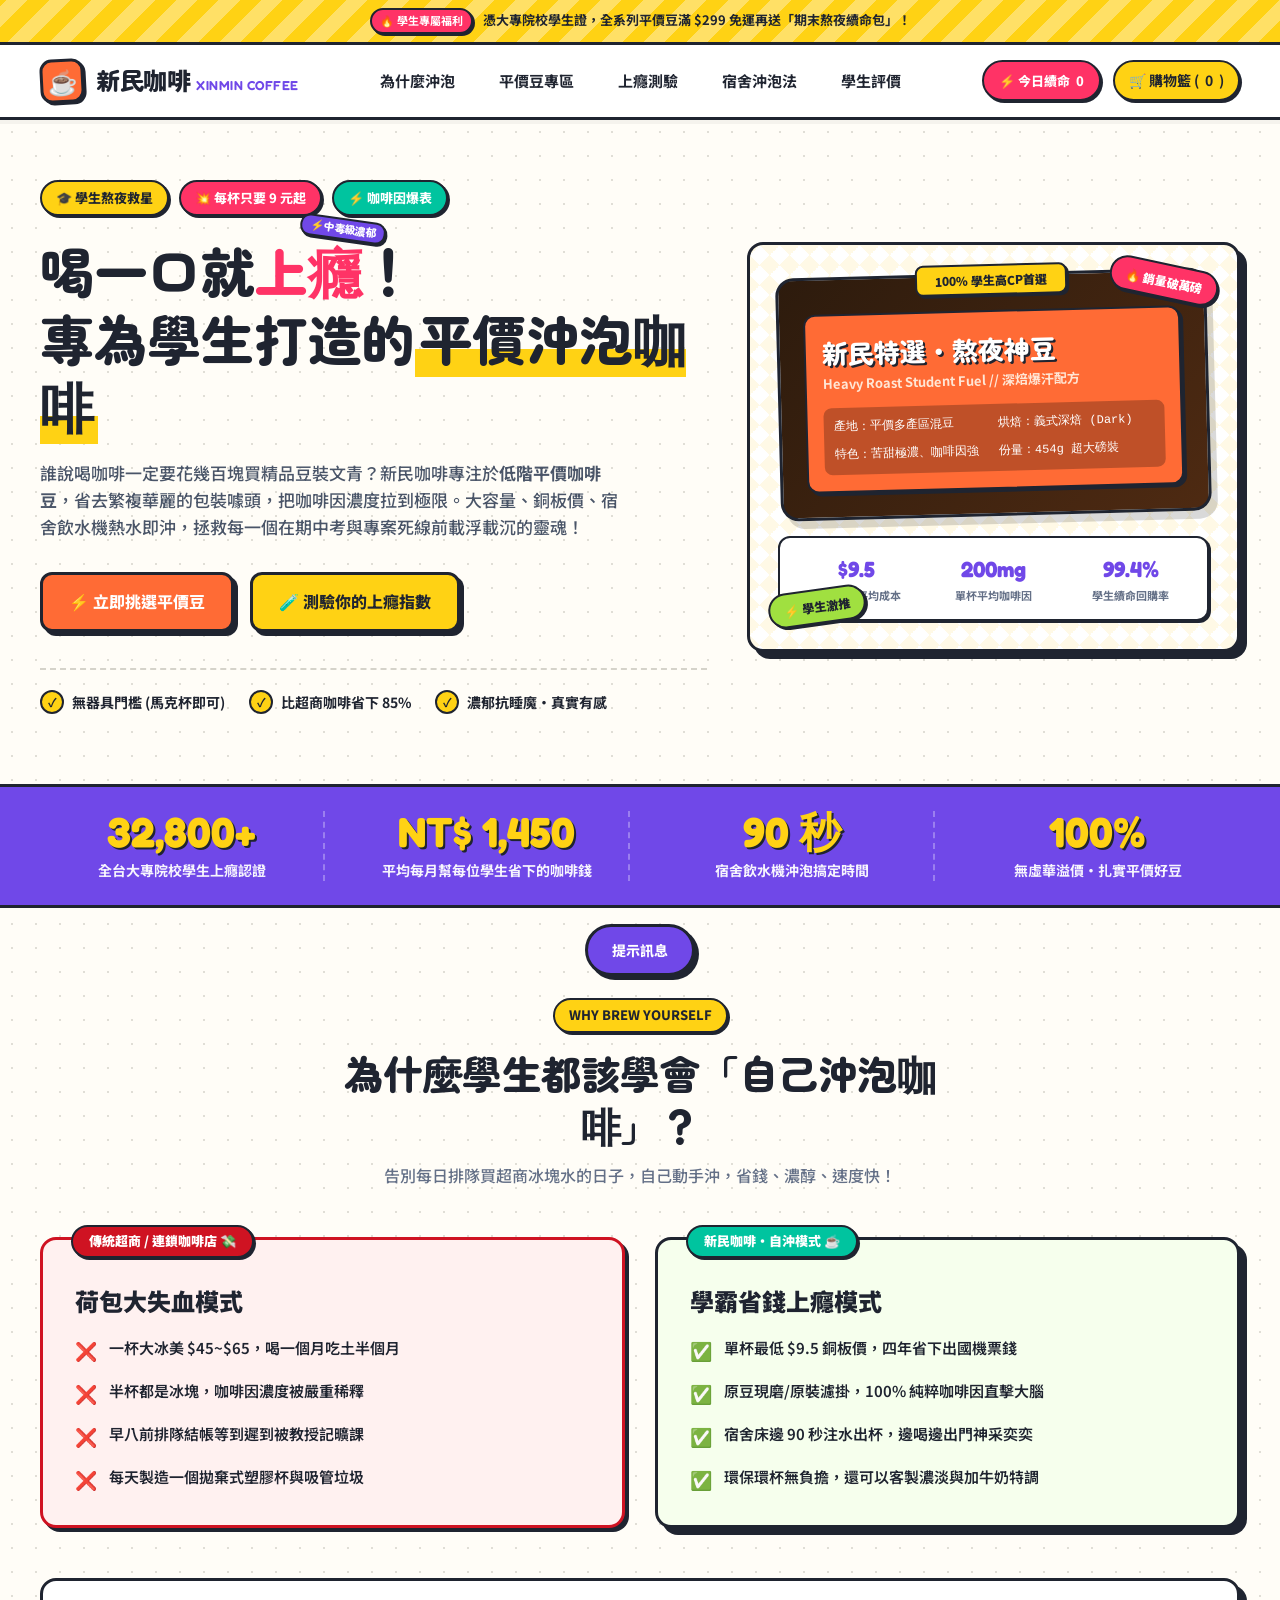
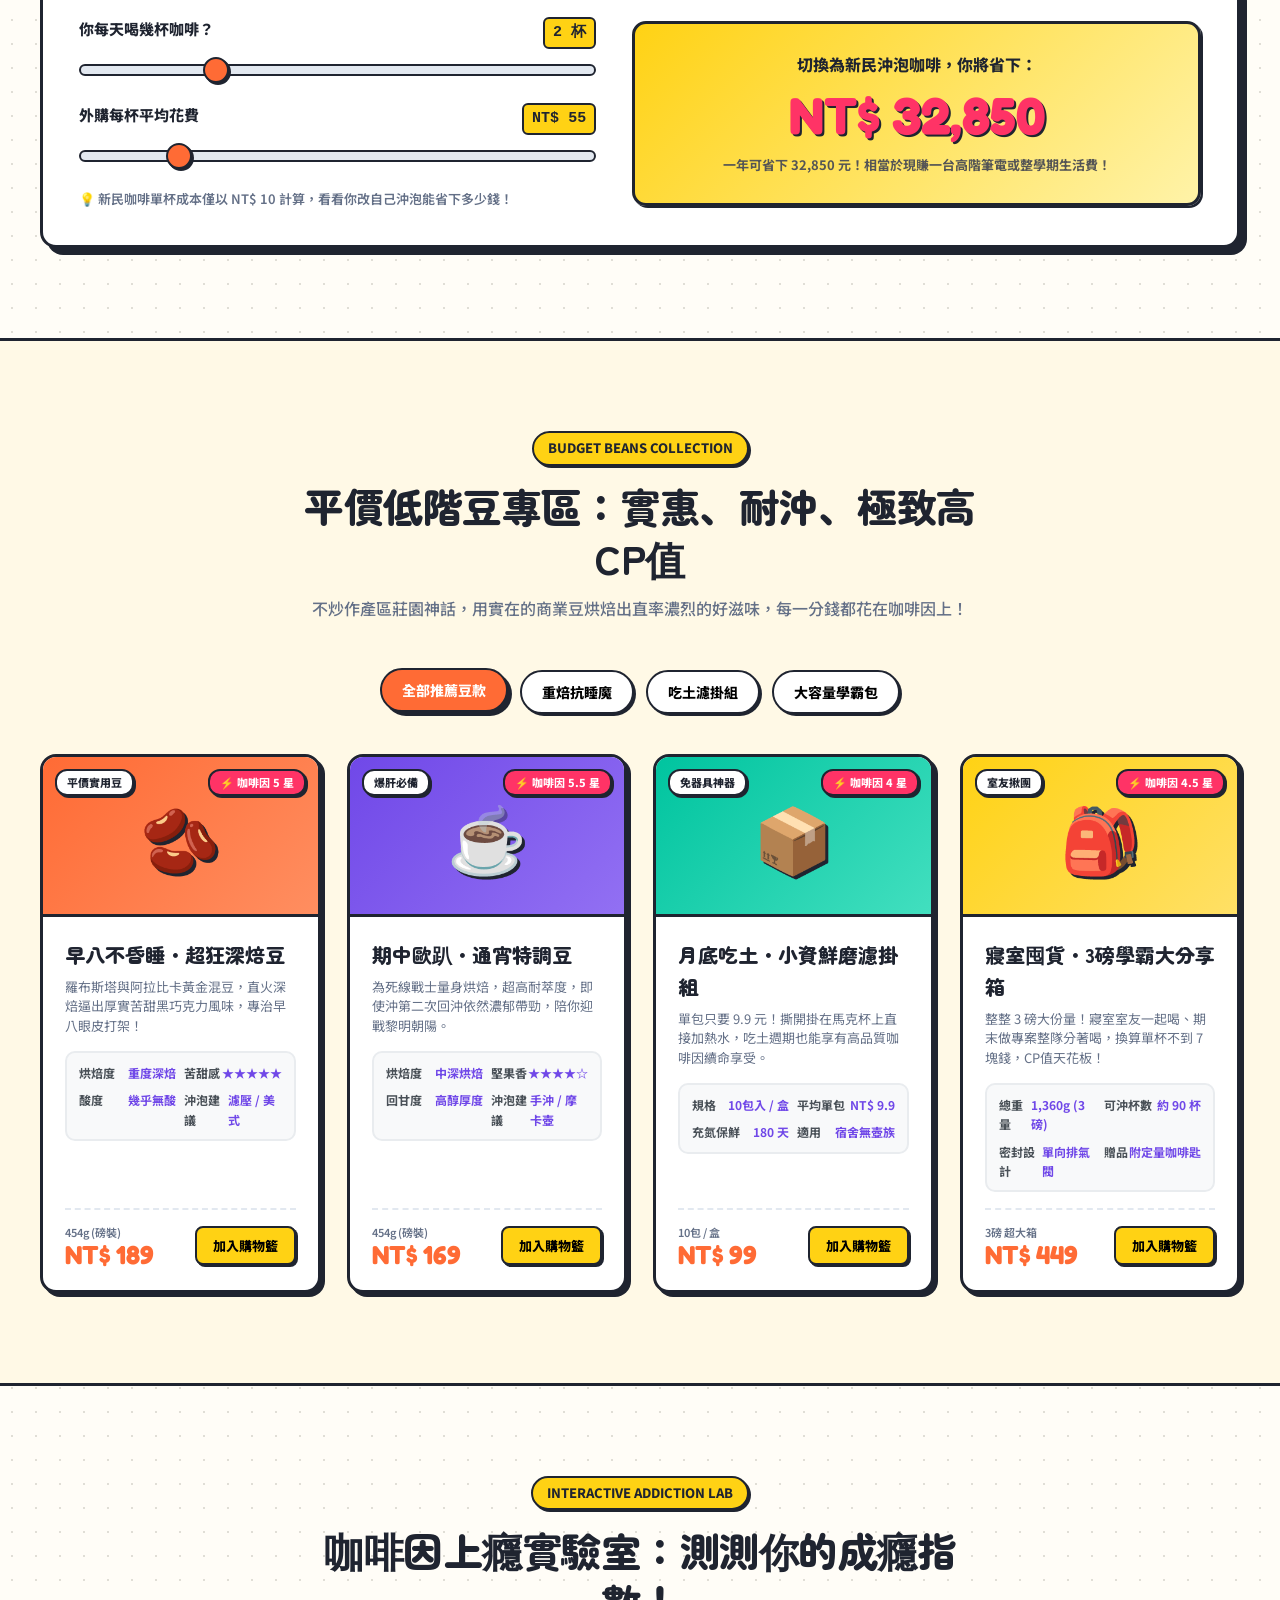
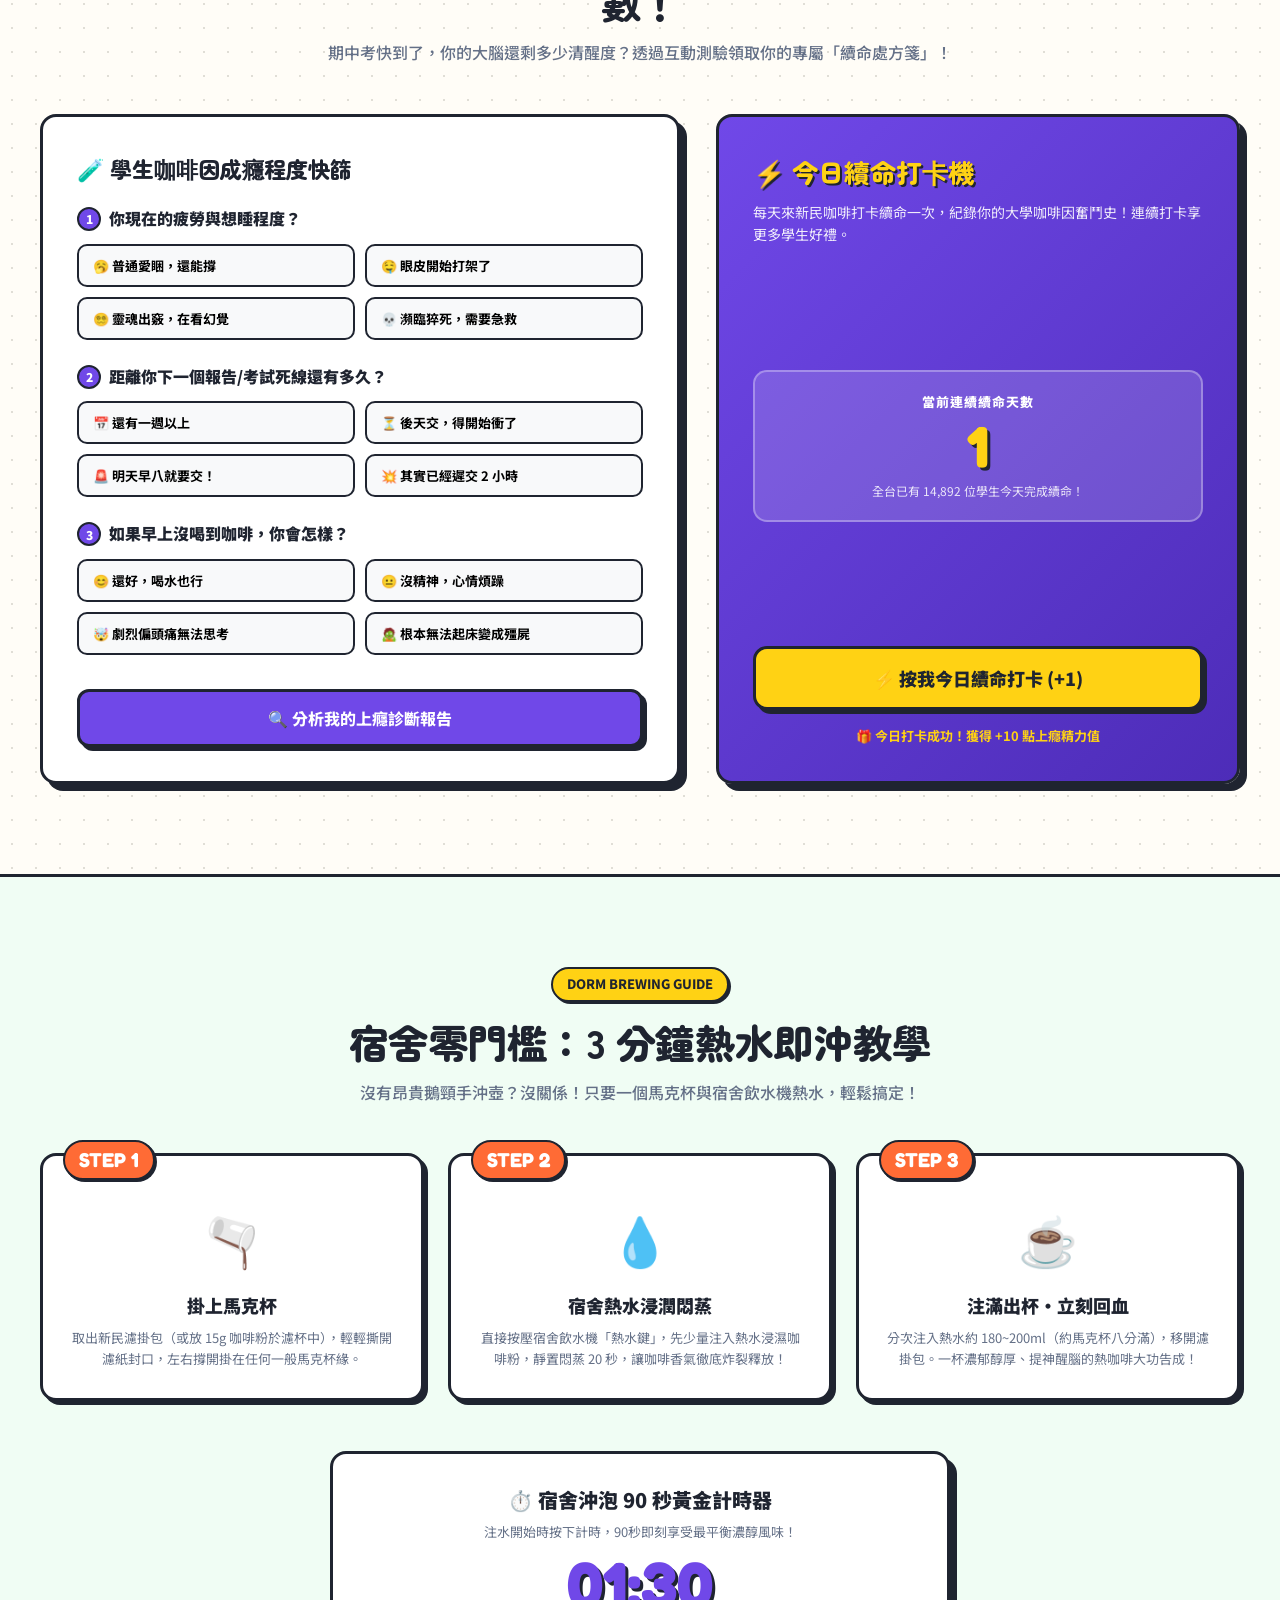
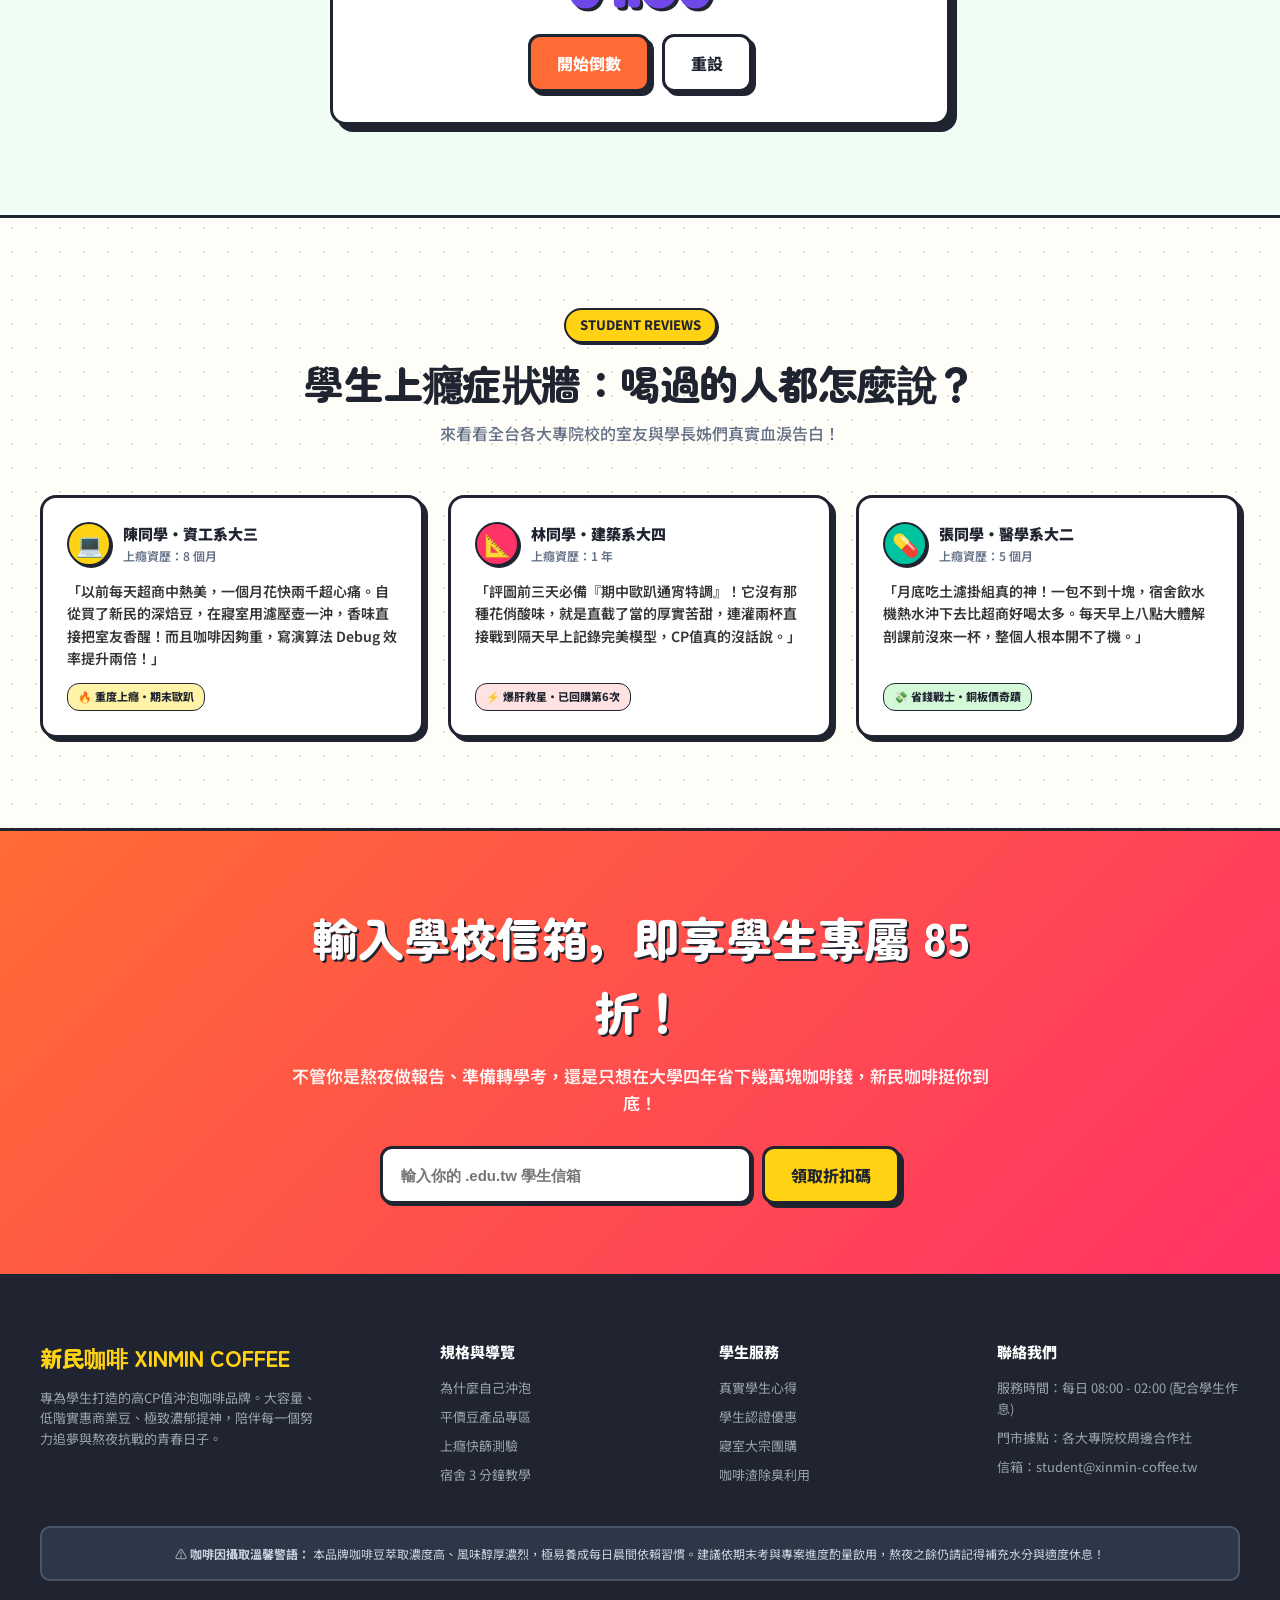
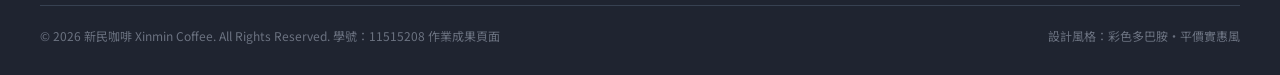
<file: outline/index.html>
<!DOCTYPE html>
<html lang="zh-Hant">
<head>
  <meta charset="UTF-8">
  <meta name="viewport" content="width=device-width, initial-scale=1.0">
  <meta name="description" content="新民咖啡 - 專為學生打造的高CP值平價沖泡咖啡！低階咖啡豆、大容量超實惠、咖啡因拉滿，熬夜期中、早八提神，一喝就上癮！">
  <title>新民咖啡｜平價低階豆，極致高享受！學生沖泡咖啡上癮首選</title>
  <link rel="preconnect" href="https://fonts.googleapis.com">
  <link rel="preconnect" href="https://fonts.gstatic.com" crossorigin>
  <link href="https://fonts.googleapis.com/css2?family=Fredoka:wght@500;600;700&family=Noto+Sans+TC:wght@400;500;700;900&family=Zen+Maru+Gothic:wght@700;900&display=swap" rel="stylesheet">
  <style>
    :root {
      /* 多巴胺彩色系品牌配色 (Colorful Palette) */
      --color-yellow: #FFD214;
      --color-orange: #FF6B35;
      --color-pink: #FF3366;
      --color-purple: #7048E8;
      --color-cyan: #00C49F;
      --color-blue: #1890FF;
      --color-lime: #A0E040;
      
      --bg-cream: #FFFDF7;
      --bg-card: #FFFFFF;
      --text-dark: #1F2430;
      --text-muted: #647087;
      --border-dark: #1F2430;
      
      /* 復古大膽彩繪 Pop 陰影風格 */
      --shadow-pop: 4px 4px 0px var(--border-dark);
      --shadow-pop-lg: 7px 7px 0px var(--border-dark);
      --shadow-pop-sm: 2px 2px 0px var(--border-dark);
      --radius-box: 16px;
      --radius-sm: 8px;
    }

    * {
      box-sizing: border-box;
      margin: 0;
      padding: 0;
    }

    html {
      scroll-behavior: smooth;
    }

    body {
      background-color: var(--bg-cream);
      color: var(--text-dark);
      font-family: 'Noto Sans TC', sans-serif;
      line-height: 1.6;
      overflow-x: hidden;
      background-image: radial-gradient(#e0ded6 1px, transparent 1px);
      background-size: 24px 24px;
    }

    a {
      text-decoration: none;
      color: inherit;
    }

    button {
      cursor: pointer;
      font-family: inherit;
      border: none;
      background: none;
    }

    .container {
      width: min(1200px, calc(100% - 40px));
      margin: 0 auto;
    }

    /* 頂部彩色警告/廣播條 */
    .top-banner {
      background: repeating-linear-gradient(
        -45deg,
        var(--color-yellow),
        var(--color-yellow) 15px,
        #FFE066 15px,
        #FFE066 30px
      );
      border-bottom: 3px solid var(--border-dark);
      padding: 8px 16px;
      text-align: center;
      font-size: 13px;
      font-weight: 700;
      color: var(--text-dark);
      display: flex;
      align-items: center;
      justify-content: center;
      gap: 10px;
    }

    .top-banner span.badge {
      background: var(--color-pink);
      color: #fff;
      padding: 2px 8px;
      border-radius: 20px;
      font-size: 11px;
      border: 2px solid var(--border-dark);
      box-shadow: 2px 2px 0 var(--border-dark);
    }

    /* 導覽列 Navbar */
    .site-header {
      background: #FFFFFF;
      border-bottom: 3px solid var(--border-dark);
      position: sticky;
      top: 0;
      z-index: 100;
      box-shadow: 0 4px 0 rgba(0,0,0,0.04);
    }

    .navbar {
      display: flex;
      align-items: center;
      justify-content: space-between;
      height: 72px;
    }

    .logo-group {
      display: flex;
      align-items: center;
      gap: 12px;
    }

    .logo-badge {
      width: 44px;
      height: 44px;
      background: var(--color-orange);
      border: 3px solid var(--border-dark);
      border-radius: 12px;
      display: grid;
      place-items: center;
      font-size: 24px;
      box-shadow: var(--shadow-pop-sm);
      transform: rotate(-3deg);
      transition: transform 0.2s ease;
    }

    .logo-badge:hover {
      transform: rotate(6deg) scale(1.05);
    }

    .brand-title {
      font-family: 'Zen Maru Gothic', 'Noto Sans TC', sans-serif;
      font-size: 24px;
      font-weight: 900;
      letter-spacing: -0.5px;
      color: var(--text-dark);
      display: flex;
      align-items: baseline;
      gap: 6px;
    }

    .brand-title small {
      font-family: 'Fredoka', cursive;
      font-size: 13px;
      color: var(--color-purple);
      font-weight: 600;
      letter-spacing: 0.5px;
    }

    .nav-menu {
      display: flex;
      list-style: none;
      align-items: center;
      gap: 24px;
    }

    .nav-menu a {
      font-weight: 700;
      font-size: 15px;
      color: var(--text-dark);
      position: relative;
      padding: 6px 10px;
      border-radius: 8px;
      transition: all 0.2s;
    }

    .nav-menu a:hover {
      background: var(--color-yellow);
      border: 2px solid var(--border-dark);
      box-shadow: var(--shadow-pop-sm);
      transform: translateY(-2px);
    }

    .nav-actions {
      display: flex;
      align-items: center;
      gap: 12px;
    }

    .btn-streak {
      background: var(--color-pink);
      color: #fff;
      font-weight: 800;
      font-size: 13px;
      padding: 9px 15px;
      border: 2px solid var(--border-dark);
      border-radius: 25px;
      box-shadow: var(--shadow-pop-sm);
      display: flex;
      align-items: center;
      gap: 6px;
      transition: all 0.15s ease;
    }

    .btn-streak:hover {
      transform: translate(-1px, -1px);
      box-shadow: var(--shadow-pop);
      background: #ff1f57;
    }

    .cart-pill {
      background: var(--color-yellow);
      border: 2px solid var(--border-dark);
      border-radius: 25px;
      padding: 7px 14px;
      font-weight: 700;
      font-size: 14px;
      display: flex;
      align-items: center;
      gap: 6px;
      box-shadow: var(--shadow-pop-sm);
      cursor: pointer;
    }

    /* 彩色按鈕通規 */
    .pop-btn {
      display: inline-flex;
      align-items: center;
      justify-content: center;
      gap: 8px;
      font-weight: 800;
      font-size: 16px;
      padding: 14px 26px;
      border: 3px solid var(--border-dark);
      border-radius: 12px;
      box-shadow: var(--shadow-pop);
      transition: transform 0.15s ease, box-shadow 0.15s ease, background-color 0.2s;
      cursor: pointer;
    }

    .pop-btn:hover {
      transform: translate(-2px, -2px);
      box-shadow: var(--shadow-pop-lg);
    }

    .pop-btn:active {
      transform: translate(2px, 2px);
      box-shadow: var(--shadow-pop-sm);
    }

    .btn-orange { background: var(--color-orange); color: #fff; }
    .btn-yellow { background: var(--color-yellow); color: var(--text-dark); }
    .btn-cyan { background: var(--color-cyan); color: #fff; }
    .btn-purple { background: var(--color-purple); color: #fff; }
    .btn-white { background: #fff; color: var(--text-dark); }

    /* Hero Section */
    .hero-section {
      padding: 60px 0 70px;
      position: relative;
    }

    .hero-grid {
      display: grid;
      grid-template-columns: 1.15fr 0.85fr;
      gap: 40px;
      align-items: center;
    }

    .hero-tags {
      display: flex;
      flex-wrap: wrap;
      gap: 10px;
      margin-bottom: 20px;
    }

    .tag-chip {
      display: inline-flex;
      align-items: center;
      gap: 6px;
      padding: 6px 14px;
      font-size: 13px;
      font-weight: 800;
      border: 2px solid var(--border-dark);
      border-radius: 20px;
      box-shadow: var(--shadow-pop-sm);
    }

    .tag-yellow { background: var(--color-yellow); color: var(--text-dark); }
    .tag-pink { background: var(--color-pink); color: #fff; }
    .tag-cyan { background: var(--color-cyan); color: #fff; }
    .tag-purple { background: var(--color-purple); color: #fff; }

    .hero-title {
      font-family: 'Zen Maru Gothic', sans-serif;
      font-size: clamp(34px, 4.5vw, 54px);
      font-weight: 900;
      line-height: 1.25;
      margin-bottom: 20px;
      letter-spacing: -0.5px;
    }

    .hero-title .highlight {
      background: linear-gradient(180deg, transparent 65%, var(--color-yellow) 65%);
      display: inline;
      padding: 0 4px;
    }

    .hero-title .mark-addict {
      color: var(--color-pink);
      position: relative;
      display: inline-block;
    }

    .hero-title .mark-addict::after {
      content: '⚡中毒級濃郁';
      position: absolute;
      top: -18px;
      right: -25px;
      font-size: 11px;
      background: var(--color-purple);
      color: #fff;
      padding: 2px 8px;
      border-radius: 10px;
      border: 2px solid var(--border-dark);
      transform: rotate(8deg);
      box-shadow: var(--shadow-pop-sm);
    }

    .hero-desc {
      font-size: 17px;
      color: #4a5568;
      margin-bottom: 32px;
      font-weight: 500;
      max-width: 580px;
    }

    .hero-actions {
      display: flex;
      flex-wrap: wrap;
      gap: 16px;
      margin-bottom: 36px;
    }

    .hero-perks {
      display: flex;
      gap: 24px;
      padding-top: 20px;
      border-top: 2px dashed #d5d3ca;
    }

    .perk-item {
      display: flex;
      align-items: center;
      gap: 8px;
      font-size: 14px;
      font-weight: 700;
      color: var(--text-dark);
    }

    .perk-icon {
      width: 24px;
      height: 24px;
      background: var(--color-yellow);
      border: 2px solid var(--border-dark);
      border-radius: 50%;
      display: grid;
      place-items: center;
      font-size: 12px;
    }

    /* Hero 卡片右側視覺 */
    .hero-visual-card {
      background: #FFFFFF;
      border: 3px solid var(--border-dark);
      border-radius: var(--radius-box);
      box-shadow: var(--shadow-pop-lg);
      padding: 28px;
      position: relative;
      overflow: hidden;
      background-image: 
        linear-gradient(45deg, #FFF9E6 25%, transparent 25%), 
        linear-gradient(-45deg, #FFF9E6 25%, transparent 25%), 
        linear-gradient(45deg, transparent 75%, #FFF9E6 75%), 
        linear-gradient(-45deg, transparent 75%, #FFF9E6 75%);
      background-size: 20px 20px;
    }

    .coffee-bag-mockup {
      background: linear-gradient(135deg, #2D1B0D, #4E2A12);
      border: 3px solid var(--border-dark);
      border-radius: 18px;
      padding: 24px;
      color: #fff;
      position: relative;
      box-shadow: 6px 8px 0 rgba(0,0,0,0.15);
      margin-bottom: 20px;
      transform: rotate(-1.5deg);
    }

    .bag-top-clip {
      position: absolute;
      top: -12px;
      left: 50%;
      transform: translateX(-50%);
      background: var(--color-yellow);
      border: 2px solid var(--border-dark);
      padding: 4px 18px;
      border-radius: 8px;
      font-size: 12px;
      font-weight: 900;
      color: var(--text-dark);
      box-shadow: 2px 2px 0 var(--border-dark);
    }

    .bag-label {
      background: var(--color-orange);
      border: 2px solid var(--border-dark);
      border-radius: 12px;
      padding: 16px;
      margin-top: 10px;
      box-shadow: 3px 3px 0 var(--border-dark);
    }

    .bag-name {
      font-family: 'Zen Maru Gothic', sans-serif;
      font-size: 26px;
      font-weight: 900;
      color: #fff;
      text-shadow: 2px 2px 0 var(--border-dark);
    }

    .bag-subtitle {
      font-size: 13px;
      color: #FFE6D5;
      font-weight: 700;
    }

    .bag-specs {
      display: grid;
      grid-template-columns: 1fr 1fr;
      gap: 8px;
      margin-top: 14px;
      background: rgba(0,0,0,0.25);
      padding: 10px;
      border-radius: 8px;
      font-size: 12px;
      font-family: monospace;
    }

    .floating-sticker {
      position: absolute;
      border: 2px solid var(--border-dark);
      padding: 6px 14px;
      font-weight: 900;
      font-size: 12px;
      border-radius: 20px;
      box-shadow: var(--shadow-pop-sm);
      z-index: 2;
    }

    .stk-1 {
      top: 18px;
      right: 18px;
      background: var(--color-pink);
      color: #fff;
      transform: rotate(12deg);
    }

    .stk-2 {
      bottom: 24px;
      left: 18px;
      background: var(--color-lime);
      color: var(--text-dark);
      transform: rotate(-8deg);
    }

    .hero-stat-row {
      display: grid;
      grid-template-columns: repeat(3, 1fr);
      gap: 12px;
      background: #FFFFFF;
      border: 2px solid var(--border-dark);
      border-radius: 12px;
      padding: 14px;
      text-align: center;
      box-shadow: var(--shadow-pop-sm);
    }

    .stat-box .num {
      font-family: 'Fredoka', cursive;
      font-size: 22px;
      font-weight: 700;
      color: var(--color-purple);
    }

    .stat-box .txt {
      font-size: 11px;
      font-weight: 700;
      color: var(--text-muted);
    }

    /* 數字數據跑馬看板 */
    .metric-strip {
      background: var(--color-purple);
      border-top: 3px solid var(--border-dark);
      border-bottom: 3px solid var(--border-dark);
      color: #fff;
      padding: 24px 0;
    }

    .metric-grid {
      display: grid;
      grid-template-columns: repeat(4, 1fr);
      gap: 20px;
      text-align: center;
    }

    .metric-card {
      border-right: 2px dashed rgba(255,255,255,0.3);
      padding: 0 10px;
    }

    .metric-card:last-child {
      border-right: none;
    }

    .metric-val {
      font-family: 'Fredoka', cursive;
      font-size: clamp(32px, 3.5vw, 42px);
      font-weight: 700;
      color: var(--color-yellow);
      text-shadow: 2px 2px 0 var(--border-dark);
      line-height: 1;
      margin-bottom: 6px;
    }

    .metric-label {
      font-size: 14px;
      font-weight: 700;
      opacity: 0.95;
    }

    /* 章節標題 */
    .section-header {
      text-align: center;
      max-width: 680px;
      margin: 0 auto 48px;
    }

    .sec-badge {
      display: inline-block;
      padding: 5px 14px;
      background: var(--color-yellow);
      border: 2px solid var(--border-dark);
      border-radius: 20px;
      font-size: 13px;
      font-weight: 800;
      box-shadow: var(--shadow-pop-sm);
      margin-bottom: 14px;
      text-transform: uppercase;
    }

    .sec-title {
      font-family: 'Zen Maru Gothic', sans-serif;
      font-size: clamp(28px, 3.5vw, 40px);
      font-weight: 900;
      letter-spacing: -0.5px;
      margin-bottom: 12px;
      line-height: 1.3;
    }

    .sec-desc {
      color: var(--text-muted);
      font-size: 16px;
      font-weight: 500;
    }

    /* Section 1: 為什麼學生要自己沖泡咖啡 (推廣沖泡咖啡) */
    .why-brew-section {
      padding: 90px 0;
    }

    .compare-container {
      display: grid;
      grid-template-columns: 1fr 1fr;
      gap: 30px;
      margin-bottom: 50px;
    }

    .compare-card {
      border: 3px solid var(--border-dark);
      border-radius: var(--radius-box);
      padding: 32px;
      position: relative;
      box-shadow: var(--shadow-pop);
      background: #FFFFFF;
    }

    .compare-card.bad {
      background: #FFF1F0;
      border-color: #CF1322;
    }

    .compare-card.bad .card-badge {
      background: #CF1322;
      color: #fff;
    }

    .compare-card.good {
      background: #F6FFED;
      border-color: var(--border-dark);
      box-shadow: var(--shadow-pop-lg);
    }

    .compare-card.good .card-badge {
      background: var(--color-cyan);
      color: #fff;
    }

    .card-badge {
      position: absolute;
      top: -15px;
      left: 28px;
      padding: 4px 16px;
      border: 2px solid var(--border-dark);
      border-radius: 20px;
      font-weight: 900;
      font-size: 13px;
      box-shadow: var(--shadow-pop-sm);
    }

    .compare-title {
      font-size: 24px;
      font-weight: 900;
      margin: 10px 0 16px;
    }

    .compare-list {
      list-style: none;
      display: flex;
      flex-direction: column;
      gap: 14px;
    }

    .compare-list li {
      display: flex;
      align-items: flex-start;
      gap: 12px;
      font-size: 15px;
      font-weight: 600;
    }

    .list-icon {
      font-size: 18px;
      flex-shrink: 0;
    }

    /* 學生省錢計算機 */
    .calc-box {
      background: #FFFFFF;
      border: 3px solid var(--border-dark);
      border-radius: var(--radius-box);
      box-shadow: var(--shadow-pop-lg);
      padding: 36px;
      display: grid;
      grid-template-columns: 1fr 1.1fr;
      gap: 36px;
      align-items: center;
    }

    .calc-inputs {
      display: flex;
      flex-direction: column;
      gap: 20px;
    }

    .input-label {
      font-weight: 800;
      font-size: 15px;
      display: flex;
      justify-content: space-between;
      margin-bottom: 8px;
    }

    .input-label span.val-badge {
      background: var(--color-yellow);
      border: 2px solid var(--border-dark);
      padding: 2px 8px;
      border-radius: 6px;
      font-family: monospace;
    }

    .slider {
      width: 100%;
      height: 12px;
      border-radius: 6px;
      background: #E2E8F0;
      outline: none;
      border: 2px solid var(--border-dark);
      appearance: none;
    }

    .slider::-webkit-slider-thumb {
      appearance: none;
      width: 26px;
      height: 26px;
      border-radius: 50%;
      background: var(--color-orange);
      border: 2px solid var(--border-dark);
      cursor: pointer;
      box-shadow: 2px 2px 0 var(--border-dark);
    }

    .calc-result {
      background: linear-gradient(135deg, var(--color-yellow), #FFF3A8);
      border: 3px solid var(--border-dark);
      border-radius: 14px;
      padding: 28px;
      text-align: center;
      box-shadow: var(--shadow-pop-sm);
    }

    .calc-result h4 {
      font-size: 16px;
      font-weight: 800;
      color: var(--text-dark);
      margin-bottom: 8px;
    }

    .savings-amount {
      font-family: 'Fredoka', cursive;
      font-size: clamp(38px, 4.5vw, 52px);
      font-weight: 700;
      color: var(--color-pink);
      text-shadow: 2px 2px 0 var(--border-dark);
      line-height: 1.1;
      margin-bottom: 12px;
    }

    .calc-subtext {
      font-size: 13px;
      font-weight: 700;
      color: #555;
      line-height: 1.5;
    }

    /* Section 2: 品牌風格 - 低階咖啡豆產品系列 */
    .products-section {
      padding: 90px 0;
      background: #FFF9E6;
      border-top: 3px solid var(--border-dark);
      border-bottom: 3px solid var(--border-dark);
    }

    .filter-tabs {
      display: flex;
      justify-content: center;
      flex-wrap: wrap;
      gap: 12px;
      margin-bottom: 40px;
    }

    .filter-btn {
      padding: 10px 20px;
      border: 2px solid var(--border-dark);
      border-radius: 25px;
      font-weight: 800;
      font-size: 14px;
      background: #fff;
      box-shadow: var(--shadow-pop-sm);
      transition: all 0.15s ease;
    }

    .filter-btn.active, .filter-btn:hover {
      background: var(--color-orange);
      color: #fff;
      transform: translateY(-2px);
      box-shadow: var(--shadow-pop);
    }

    .products-grid {
      display: grid;
      grid-template-columns: repeat(auto-fit, minmax(270px, 1fr));
      gap: 26px;
    }

    .product-card {
      background: #FFFFFF;
      border: 3px solid var(--border-dark);
      border-radius: var(--radius-box);
      box-shadow: var(--shadow-pop);
      display: flex;
      flex-direction: column;
      overflow: hidden;
      transition: transform 0.2s ease, box-shadow 0.2s ease;
      position: relative;
    }

    .product-card:hover {
      transform: translateY(-6px);
      box-shadow: var(--shadow-pop-lg);
    }

    .card-top {
      height: 160px;
      display: flex;
      align-items: center;
      justify-content: center;
      position: relative;
      border-bottom: 3px solid var(--border-dark);
      padding: 16px;
    }

    .card-top.bg-orange { background: linear-gradient(135deg, #FF6B35, #FF8E60); }
    .card-top.bg-purple { background: linear-gradient(135deg, #7048E8, #9270F3); }
    .card-top.bg-cyan   { background: linear-gradient(135deg, #00C49F, #42DFBF); }
    .card-top.bg-yellow { background: linear-gradient(135deg, #FFD214, #FFE066); }

    .bean-icon-large {
      font-size: 64px;
      filter: drop-shadow(3px 3px 0 var(--border-dark));
      animation: floatBean 3s ease-in-out infinite alternate;
    }

    @keyframes floatBean {
      from { transform: translateY(0px) rotate(-3deg); }
      to { transform: translateY(-8px) rotate(4deg); }
    }

    .card-badge-level {
      position: absolute;
      top: 12px;
      left: 12px;
      background: #fff;
      border: 2px solid var(--border-dark);
      border-radius: 12px;
      padding: 3px 10px;
      font-size: 11px;
      font-weight: 800;
      box-shadow: var(--shadow-pop-sm);
    }

    .card-badge-caffeine {
      position: absolute;
      top: 12px;
      right: 12px;
      background: var(--color-pink);
      color: #fff;
      border: 2px solid var(--border-dark);
      border-radius: 12px;
      padding: 3px 10px;
      font-size: 11px;
      font-weight: 800;
      box-shadow: var(--shadow-pop-sm);
    }

    .card-body {
      padding: 22px;
      display: flex;
      flex-direction: column;
      flex-grow: 1;
    }

    .card-title {
      font-family: 'Zen Maru Gothic', sans-serif;
      font-size: 20px;
      font-weight: 900;
      margin-bottom: 6px;
    }

    .card-desc {
      font-size: 13px;
      color: var(--text-muted);
      line-height: 1.5;
      margin-bottom: 16px;
    }

    .bean-attributes {
      background: #F8F9FA;
      border: 2px solid #E9ECEF;
      border-radius: 10px;
      padding: 10px 12px;
      display: grid;
      grid-template-columns: 1fr 1fr;
      gap: 8px;
      font-size: 12px;
      font-weight: 700;
      margin-bottom: 16px;
    }

    .attr-row {
      display: flex;
      justify-content: space-between;
      color: #495057;
    }

    .attr-row span.val {
      color: var(--color-purple);
    }

    .card-footer {
      margin-top: auto;
      display: flex;
      align-items: center;
      justify-content: space-between;
      padding-top: 14px;
      border-top: 2px dashed #E2E8F0;
    }

    .price-wrap {
      display: flex;
      flex-direction: column;
    }

    .price-wrap .price-unit {
      font-size: 11px;
      color: var(--text-muted);
      font-weight: 600;
    }

    .price-wrap .price-num {
      font-family: 'Fredoka', cursive;
      font-size: 26px;
      font-weight: 700;
      color: var(--color-orange);
      line-height: 1;
    }

    .btn-buy {
      padding: 8px 16px;
      font-size: 13px;
      font-weight: 800;
      border: 2px solid var(--border-dark);
      border-radius: 8px;
      background: var(--color-yellow);
      box-shadow: var(--shadow-pop-sm);
      transition: all 0.15s ease;
    }

    .btn-buy:hover {
      background: var(--color-orange);
      color: #fff;
      transform: translate(-1px, -1px);
      box-shadow: var(--shadow-pop);
    }

    /* Section 3: 功能 - 「上癮」互動專區 (Addiction Feature Zone) */
    .addict-zone-section {
      padding: 90px 0;
      position: relative;
    }

    .addict-container {
      display: grid;
      grid-template-columns: 1.1fr 0.9fr;
      gap: 36px;
      align-items: stretch;
    }

    /* 上癮診斷計算機 */
    .quiz-card {
      background: #FFFFFF;
      border: 3px solid var(--border-dark);
      border-radius: var(--radius-box);
      box-shadow: var(--shadow-pop-lg);
      padding: 34px;
    }

    .quiz-step {
      margin-bottom: 24px;
    }

    .step-question {
      font-weight: 900;
      font-size: 16px;
      margin-bottom: 12px;
      display: flex;
      align-items: center;
      gap: 8px;
    }

    .step-badge {
      background: var(--color-purple);
      color: #fff;
      font-size: 12px;
      width: 24px;
      height: 24px;
      border-radius: 50%;
      display: grid;
      place-items: center;
      border: 2px solid var(--border-dark);
    }

    .quiz-options {
      display: grid;
      grid-template-columns: repeat(2, 1fr);
      gap: 10px;
    }

    .option-btn {
      padding: 10px 14px;
      border: 2px solid var(--border-dark);
      border-radius: 10px;
      font-size: 13px;
      font-weight: 700;
      background: #F8F9FA;
      text-align: left;
      transition: all 0.15s ease;
      cursor: pointer;
    }

    .option-btn:hover {
      background: #E9ECEF;
    }

    .option-btn.selected {
      background: var(--color-yellow);
      border-color: var(--border-dark);
      box-shadow: var(--shadow-pop-sm);
    }

    .quiz-result-box {
      margin-top: 24px;
      padding: 20px;
      background: #FFF4E5;
      border: 2px solid var(--border-dark);
      border-radius: 12px;
      display: none;
      animation: fadeIn 0.3s ease;
    }

    .quiz-result-box.active {
      display: block;
    }

    .res-score-bar {
      height: 18px;
      background: #E2E8F0;
      border: 2px solid var(--border-dark);
      border-radius: 10px;
      overflow: hidden;
      margin: 10px 0 16px;
    }

    .res-score-fill {
      height: 100%;
      background: linear-gradient(90deg, var(--color-yellow), var(--color-pink));
      width: 0%;
      transition: width 1s ease-in-out;
    }

    /* 今日續命打卡互動面板 */
    .streak-card {
      background: linear-gradient(135deg, var(--color-purple), #4D2CB8);
      border: 3px solid var(--border-dark);
      border-radius: var(--radius-box);
      box-shadow: var(--shadow-pop-lg);
      padding: 34px;
      color: #fff;
      display: flex;
      flex-direction: column;
      justify-content: space-between;
    }

    .streak-head {
      margin-bottom: 24px;
    }

    .streak-head h3 {
      font-family: 'Zen Maru Gothic', sans-serif;
      font-size: 26px;
      font-weight: 900;
      color: var(--color-yellow);
      text-shadow: 2px 2px 0 var(--border-dark);
      margin-bottom: 8px;
    }

    .streak-head p {
      font-size: 14px;
      opacity: 0.9;
    }

    .streak-meter {
      background: rgba(255,255,255,0.15);
      border: 2px solid rgba(255,255,255,0.3);
      border-radius: 14px;
      padding: 20px;
      text-align: center;
      margin-bottom: 24px;
    }

    .streak-counter {
      font-family: 'Fredoka', cursive;
      font-size: 58px;
      font-weight: 700;
      color: var(--color-yellow);
      line-height: 1;
      text-shadow: 3px 3px 0 var(--border-dark);
    }

    .btn-checkin-big {
      background: var(--color-yellow);
      color: var(--text-dark);
      font-weight: 900;
      font-size: 18px;
      padding: 16px 24px;
      border: 3px solid var(--border-dark);
      border-radius: 14px;
      box-shadow: var(--shadow-pop);
      display: flex;
      align-items: center;
      justify-content: center;
      gap: 10px;
      width: 100%;
      transition: all 0.15s ease;
    }

    .btn-checkin-big:hover {
      background: var(--color-lime);
      transform: translate(-2px, -2px);
      box-shadow: var(--shadow-pop-lg);
    }

    .btn-checkin-big:active {
      transform: translate(2px, 2px);
      box-shadow: var(--shadow-pop-sm);
    }

    .streak-reward {
      margin-top: 16px;
      font-size: 13px;
      text-align: center;
      font-weight: 700;
      color: #FFD214;
    }

    /* Section 4: 宿舍零門檻 3 分鐘沖泡法教學 + 計時器 (推廣沖泡咖啡) */
    .brew-guide-section {
      padding: 90px 0;
      background: #F0FDF4;
      border-top: 3px solid var(--border-dark);
      border-bottom: 3px solid var(--border-dark);
    }

    .steps-grid {
      display: grid;
      grid-template-columns: repeat(3, 1fr);
      gap: 24px;
      margin-bottom: 50px;
    }

    .step-card {
      background: #FFFFFF;
      border: 3px solid var(--border-dark);
      border-radius: var(--radius-box);
      box-shadow: var(--shadow-pop);
      padding: 28px 24px;
      position: relative;
    }

    .step-number {
      position: absolute;
      top: -16px;
      left: 20px;
      background: var(--color-orange);
      color: #fff;
      font-family: 'Fredoka', cursive;
      font-size: 20px;
      font-weight: 700;
      padding: 2px 14px;
      border: 2px solid var(--border-dark);
      border-radius: 20px;
      box-shadow: var(--shadow-pop-sm);
    }

    .step-illustration {
      font-size: 48px;
      margin: 16px 0 14px;
      text-align: center;
    }

    .step-title {
      font-size: 18px;
      font-weight: 900;
      margin-bottom: 8px;
      text-align: center;
    }

    .step-desc {
      font-size: 13px;
      color: var(--text-muted);
      line-height: 1.6;
      text-align: center;
    }

    /* 90秒沖泡計時器互動小工具 */
    .timer-widget {
      background: #FFFFFF;
      border: 3px solid var(--border-dark);
      border-radius: var(--radius-box);
      box-shadow: var(--shadow-pop-lg);
      padding: 30px;
      max-width: 620px;
      margin: 0 auto;
      text-align: center;
    }

    .timer-title {
      font-weight: 900;
      font-size: 20px;
      margin-bottom: 6px;
    }

    .timer-display {
      font-family: 'Fredoka', cursive;
      font-size: 64px;
      font-weight: 700;
      color: var(--color-purple);
      text-shadow: 3px 3px 0 var(--border-dark);
      margin: 10px 0 18px;
      line-height: 1;
    }

    .timer-controls {
      display: flex;
      justify-content: center;
      gap: 12px;
    }

    /* Section 5: 學生上癮症狀牆 (目標受眾: 學生) */
    .reviews-section {
      padding: 90px 0;
    }

    .reviews-grid {
      display: grid;
      grid-template-columns: repeat(auto-fit, minmax(280px, 1fr));
      gap: 24px;
    }

    .review-card {
      background: #FFFFFF;
      border: 3px solid var(--border-dark);
      border-radius: var(--radius-box);
      box-shadow: var(--shadow-pop);
      padding: 24px;
      display: flex;
      flex-direction: column;
    }

    .review-header {
      display: flex;
      align-items: center;
      gap: 12px;
      margin-bottom: 14px;
    }

    .avatar-circ {
      width: 44px;
      height: 44px;
      border: 2px solid var(--border-dark);
      border-radius: 50%;
      display: grid;
      place-items: center;
      font-size: 22px;
      box-shadow: var(--shadow-pop-sm);
    }

    .reviewer-info h5 {
      font-size: 15px;
      font-weight: 900;
    }

    .reviewer-info p {
      font-size: 12px;
      color: var(--text-muted);
      font-weight: 600;
    }

    .review-quote {
      font-size: 14px;
      font-weight: 600;
      color: #333;
      line-height: 1.6;
      margin-bottom: 14px;
      flex-grow: 1;
    }

    .addict-level-badge {
      display: inline-flex;
      align-items: center;
      gap: 4px;
      font-size: 11px;
      font-weight: 800;
      padding: 4px 10px;
      border-radius: 12px;
      border: 1.5px solid var(--border-dark);
      width: fit-content;
    }

    /* Section 6: 學生認證專屬折扣 CTA */
    .cta-banner {
      background: linear-gradient(135deg, var(--color-orange), #FF3366);
      border-top: 3px solid var(--border-dark);
      border-bottom: 3px solid var(--border-dark);
      padding: 70px 0;
      color: #fff;
      text-align: center;
      position: relative;
    }

    .cta-content {
      max-width: 720px;
      margin: 0 auto;
    }

    .cta-content h2 {
      font-family: 'Zen Maru Gothic', sans-serif;
      font-size: clamp(32px, 4vw, 46px);
      font-weight: 900;
      margin-bottom: 14px;
      text-shadow: 2px 2px 0 var(--border-dark);
    }

    .cta-content p {
      font-size: 17px;
      margin-bottom: 30px;
      font-weight: 600;
      opacity: 0.95;
    }

    .student-mail-form {
      display: flex;
      max-width: 520px;
      margin: 0 auto;
      gap: 10px;
    }

    .student-input {
      flex: 1;
      padding: 14px 18px;
      border: 3px solid var(--border-dark);
      border-radius: 12px;
      font-size: 15px;
      font-weight: 700;
      box-shadow: var(--shadow-pop-sm);
      outline: none;
    }

    /* 頁尾 Footer */
    .site-footer {
      background: #1F2430;
      color: #fff;
      padding: 60px 0 30px;
      border-top: 3px solid var(--border-dark);
    }

    .footer-grid {
      display: grid;
      grid-template-columns: 1.5fr 1fr 1fr 1fr;
      gap: 36px;
      margin-bottom: 40px;
    }

    .footer-brand h4 {
      font-family: 'Zen Maru Gothic', sans-serif;
      font-size: 22px;
      font-weight: 900;
      color: var(--color-yellow);
      margin-bottom: 12px;
    }

    .footer-brand p {
      font-size: 13px;
      color: #9CA3AF;
      line-height: 1.6;
      max-width: 280px;
    }

    .footer-col h5 {
      font-size: 15px;
      font-weight: 800;
      color: #fff;
      margin-bottom: 14px;
    }

    .footer-col ul {
      list-style: none;
      display: flex;
      flex-direction: column;
      gap: 8px;
      font-size: 13px;
      color: #9CA3AF;
    }

    .footer-col ul a:hover {
      color: var(--color-yellow);
    }

    .footer-caution {
      background: #2D3748;
      border: 2px solid #4A5568;
      border-radius: 10px;
      padding: 16px;
      font-size: 12px;
      color: #CBD5E0;
      text-align: center;
      margin-bottom: 24px;
    }

    .footer-bottom {
      border-top: 1px solid #374151;
      padding-top: 20px;
      display: flex;
      justify-content: space-between;
      font-size: 12px;
      color: #6B7280;
    }

    /* 購物車側邊抽屜 Cart Drawer */
    .cart-drawer-overlay {
      position: fixed;
      inset: 0;
      background: rgba(0,0,0,0.5);
      z-index: 200;
      display: none;
      backdrop-filter: blur(2px);
    }

    .cart-drawer {
      position: fixed;
      top: 0;
      right: -420px;
      width: min(400px, 100%);
      height: 100%;
      background: #fff;
      border-left: 3px solid var(--border-dark);
      z-index: 201;
      box-shadow: -6px 0 0 rgba(0,0,0,0.06);
      display: flex;
      flex-direction: column;
      transition: right 0.3s cubic-bezier(0.16, 1, 0.3, 1);
    }

    .cart-drawer.open {
      right: 0;
    }

    .cart-drawer-overlay.open {
      display: block;
    }

    .cart-header {
      padding: 20px;
      border-bottom: 2px solid var(--border-dark);
      display: flex;
      justify-content: space-between;
      align-items: center;
      background: var(--color-yellow);
    }

    .cart-header h3 {
      font-size: 18px;
      font-weight: 900;
    }

    .cart-body {
      padding: 20px;
      flex-grow: 1;
      overflow-y: auto;
      display: flex;
      flex-direction: column;
      gap: 12px;
    }

    .cart-item {
      display: flex;
      justify-content: space-between;
      align-items: center;
      padding: 12px;
      border: 2px solid var(--border-dark);
      border-radius: 10px;
      background: #F8F9FA;
    }

    .cart-footer {
      padding: 20px;
      border-top: 2px solid var(--border-dark);
      background: #FFFDF7;
    }

    .cart-total-row {
      display: flex;
      justify-content: space-between;
      font-size: 16px;
      font-weight: 900;
      margin-bottom: 14px;
    }

    /* 動態 Toast 通知 */
    .toast-msg {
      position: fixed;
      bottom: 24px;
      left: 50%;
      transform: translateX(-50%) translateY(100px);
      background: var(--color-purple);
      color: #fff;
      border: 3px solid var(--border-dark);
      box-shadow: var(--shadow-pop);
      padding: 12px 24px;
      border-radius: 30px;
      font-weight: 800;
      font-size: 14px;
      z-index: 999;
      transition: transform 0.3s cubic-bezier(0.175, 0.885, 0.32, 1.275);
      pointer-events: none;
    }

    .toast-msg.show {
      transform: translateX(-50%) translateY(0);
    }

    /* RWD 響應式微調 */
    @media (max-width: 900px) {
      .hero-grid { grid-template-columns: 1fr; }
      .calc-box { grid-template-columns: 1fr; }
      .addict-container { grid-template-columns: 1fr; }
      .compare-container { grid-template-columns: 1fr; }
      .steps-grid { grid-template-columns: 1fr; }
      .metric-grid { grid-template-columns: 1fr 1fr; gap: 24px; }
      .metric-card { border-right: none; }
      .footer-grid { grid-template-columns: 1fr 1fr; }
    }

    @media (max-width: 640px) {
      .nav-menu { display: none; }
      .student-mail-form { flex-direction: column; }
      .metric-grid { grid-template-columns: 1fr 1fr; }
      .footer-grid { grid-template-columns: 1fr; }
    }
  </style>
</head>
<body>

  <!-- 頂部多巴胺廣播條 -->
  <div class="top-banner">
    <span class="badge">🔥 學生專屬福利</span>
    <span>憑大專院校學生證，全系列平價豆滿 $299 免運再送「期末熬夜續命包」！</span>
  </div>

  <!-- 頂部導覽列 -->
  <header class="site-header">
    <div class="container navbar">
      <div class="logo-group">
        <a href="#hero" class="logo-badge" title="新民咖啡">☕</a>
        <div class="brand-title">
          新民咖啡
          <small>XINMIN COFFEE</small>
        </div>
      </div>

      <nav>
        <ul class="nav-menu">
          <li><a href="#why-brew">為什麼沖泡</a></li>
          <li><a href="#products">平價豆專區</a></li>
          <li><a href="#addict-quiz">上癮測驗</a></li>
          <li><a href="#brew-guide">宿舍沖泡法</a></li>
          <li><a href="#reviews">學生評價</a></li>
        </ul>
      </nav>

      <div class="nav-actions">
        <button class="btn-streak" id="navCheckinBtn" onclick="triggerStreakCheckin()">
          ⚡ 今日續命 <span id="navStreakCount">0</span>
        </button>
        <div class="cart-pill" onclick="toggleCartDrawer()">
          🛒 購物籃 (<span id="cartCount">0</span>)
        </div>
      </div>
    </div>
  </header>

  <!-- Hero 主視覺區 -->
  <main>
    <section class="hero-section" id="hero">
      <div class="container hero-grid">
        <div class="hero-left">
          <div class="hero-tags">
            <span class="tag-chip tag-yellow">🎓 學生熬夜救星</span>
            <span class="tag-chip tag-pink">💥 每杯只要 9 元起</span>
            <span class="tag-chip tag-cyan">⚡ 咖啡因爆表</span>
          </div>
          
          <h1 class="hero-title">
            喝一口就<span class="mark-addict">上癮</span>！<br>
            專為學生打造的<span class="highlight">平價沖泡咖啡</span>
          </h1>

          <p class="hero-desc">
            誰說喝咖啡一定要花幾百塊買精品豆裝文青？新民咖啡專注於<b>低階平價咖啡豆</b>，省去繁複華麗的包裝噱頭，把咖啡因濃度拉到極限。大容量、銅板價、宿舍飲水機熱水即沖，拯救每一個在期中考與專案死線前載浮載沉的靈魂！
          </p>

          <div class="hero-actions">
            <a href="#products" class="pop-btn btn-orange">⚡ 立即挑選平價豆</a>
            <a href="#addict-quiz" class="pop-btn btn-yellow">🧪 測驗你的上癮指數</a>
          </div>

          <div class="hero-perks">
            <div class="perk-item">
              <span class="perk-icon">✓</span>
              <span>無器具門檻 (馬克杯即可)</span>
            </div>
            <div class="perk-item">
              <span class="perk-icon">✓</span>
              <span>比超商咖啡省下 85%</span>
            </div>
            <div class="perk-item">
              <span class="perk-icon">✓</span>
              <span>濃郁抗睡魔・真實有感</span>
            </div>
          </div>
        </div>

        <div class="hero-right">
          <div class="hero-visual-card">
            <span class="floating-sticker stk-1">🔥 銷量破萬磅</span>
            <span class="floating-sticker stk-2">⚡ 學生激推</span>

            <div class="coffee-bag-mockup">
              <div class="bag-top-clip">100% 學生高CP首選</div>
              <div class="bag-label">
                <div class="bag-name">新民特選・熬夜神豆</div>
                <div class="bag-subtitle">Heavy Roast Student Fuel // 深焙爆汗配方</div>
                <div class="bag-specs">
                  <div>產地：平價多產區混豆</div>
                  <div>烘焙：義式深焙 (Dark)</div>
                  <div>特色：苦甜極濃、咖啡因強</div>
                  <div>份量：454g 超大磅裝</div>
                </div>
              </div>
            </div>

            <div class="hero-stat-row">
              <div class="stat-box">
                <div class="num">$9.5</div>
                <div class="txt">單杯自沖平均成本</div>
              </div>
              <div class="stat-box">
                <div class="num">200mg</div>
                <div class="txt">單杯平均咖啡因</div>
              </div>
              <div class="stat-box">
                <div class="num">99.4%</div>
                <div class="txt">學生續命回購率</div>
              </div>
            </div>
          </div>
        </div>
      </div>
    </section>

    <!-- 數據成果彩條 -->
    <section class="metric-strip">
      <div class="container metric-grid">
        <div class="metric-card">
          <div class="metric-val">32,800+</div>
          <div class="metric-label">全台大專院校學生上癮認證</div>
        </div>
        <div class="metric-card">
          <div class="metric-val">NT$ 1,450</div>
          <div class="metric-label">平均每月幫每位學生省下的咖啡錢</div>
        </div>
        <div class="metric-card">
          <div class="metric-val">90 秒</div>
          <div class="metric-label">宿舍飲水機沖泡搞定時間</div>
        </div>
        <div class="metric-card">
          <div class="metric-val">100%</div>
          <div class="metric-label">無虛華溢價・扎實平價好豆</div>
        </div>
      </div>
    </section>

    <!-- Section 1: 為什麼要推廣沖泡咖啡？ (用途: 推廣沖泡咖啡) -->
    <section class="why-brew-section" id="why-brew">
      <div class="container">
        <div class="section-header">
          <span class="sec-badge">Why Brew Yourself</span>
          <h2 class="sec-title">為什麼學生都該學會「自己沖泡咖啡」？</h2>
          <p class="sec-desc">告別每日排隊買超商冰塊水的日子，自己動手沖，省錢、濃醇、速度快！</p>
        </div>

        <div class="compare-container">
          <div class="compare-card bad">
            <span class="card-badge">傳統超商 / 連鎖咖啡店 💸</span>
            <h3 class="compare-title">荷包大失血模式</h3>
            <ul class="compare-list">
              <li><span class="list-icon">❌</span> 一杯大冰美 $45~$65，喝一個月吃土半個月</li>
              <li><span class="list-icon">❌</span> 半杯都是冰塊，咖啡因濃度被嚴重稀釋</li>
              <li><span class="list-icon">❌</span> 早八前排隊結帳等到遲到被教授記曠課</li>
              <li><span class="list-icon">❌</span> 每天製造一個拋棄式塑膠杯與吸管垃圾</li>
            </ul>
          </div>

          <div class="compare-card good">
            <span class="card-badge">新民咖啡・自沖模式 ☕</span>
            <h3 class="compare-title">學霸省錢上癮模式</h3>
            <ul class="compare-list">
              <li><span class="list-icon">✅</span> 單杯最低 $9.5 銅板價，四年省下出國機票錢</li>
              <li><span class="list-icon">✅</span> 原豆現磨/原裝濾掛，100% 純粹咖啡因直擊大腦</li>
              <li><span class="list-icon">✅</span> 宿舍床邊 90 秒注水出杯，邊喝邊出門神采奕奕</li>
              <li><span class="list-icon">✅</span> 環保環杯無負擔，還可以客製濃淡與加牛奶特調</li>
            </ul>
          </div>
        </div>

        <!-- 學生省錢計算機 -->
        <div class="calc-box">
          <div class="calc-inputs">
            <div>
              <div class="input-label">
                <span>你每天喝幾杯咖啡？</span>
                <span class="val-badge"><span id="cupsVal">2</span> 杯</span>
              </div>
              <input type="range" min="1" max="5" value="2" class="slider" id="cupsInput" oninput="calculateSavings()">
            </div>

            <div>
              <div class="input-label">
                <span>外購每杯平均花費</span>
                <span class="val-badge">NT$ <span id="priceVal">55</span></span>
              </div>
              <input type="range" min="35" max="150" step="5" value="55" class="slider" id="priceInput" oninput="calculateSavings()">
            </div>

            <p style="font-size: 13px; color: var(--text-muted); font-weight: 600;">
              💡 新民咖啡單杯成本僅以 NT$ 10 計算，看看你改自己沖泡能省下多少錢！
            </p>
          </div>

          <div class="calc-result">
            <h4>切換為新民沖泡咖啡，你將省下：</h4>
            <div class="savings-amount" id="savingsYear">NT$ 32,850</div>
            <div class="calc-subtext" id="savingsDesc">
              相當於一年可省下一台全新 iPad + AirPods，或者吃 320 頓學生排骨便當！
            </div>
          </div>
        </div>
      </div>
    </section>

    <!-- Section 2: 品牌風格 - 低階咖啡豆精選專區 (風格: 低階咖啡豆) -->
    <section class="products-section" id="products">
      <div class="container">
        <div class="section-header">
          <span class="sec-badge">Budget Beans Collection</span>
          <h2 class="sec-title">平價低階豆專區：實惠、耐沖、極致高CP值</h2>
          <p class="sec-desc">不炒作產區莊園神話，用實在的商業豆烘焙出直率濃烈的好滋味，每一分錢都花在咖啡因上！</p>
        </div>

        <div class="filter-tabs">
          <button class="filter-btn active" onclick="filterProducts('all')">全部推薦豆款</button>
          <button class="filter-btn" onclick="filterProducts('dark')">重焙抗睡魔</button>
          <button class="filter-btn" onclick="filterProducts('filter')">吃土濾掛組</button>
          <button class="filter-btn" onclick="filterProducts('bulk')">大容量學霸包</button>
        </div>

        <div class="products-grid" id="productsGrid">
          <!-- 產品 1 -->
          <div class="product-card" data-category="dark">
            <div class="card-top bg-orange">
              <span class="card-badge-level">平價實用豆</span>
              <span class="card-badge-caffeine">⚡ 咖啡因 5 星</span>
              <div class="bean-icon-large">🫘</div>
            </div>
            <div class="card-body">
              <h3 class="card-title">早八不昏睡・超狂深焙豆</h3>
              <p class="card-desc">羅布斯塔與阿拉比卡黃金混豆，直火深焙逼出厚實苦甜黑巧克力風味，專治早八眼皮打架！</p>
              
              <div class="bean-attributes">
                <div class="attr-row"><span>烘焙度</span><span class="val">重度深焙</span></div>
                <div class="attr-row"><span>苦甜感</span><span class="val">★★★★★</span></div>
                <div class="attr-row"><span>酸度</span><span class="val">幾乎無酸</span></div>
                <div class="attr-row"><span>沖泡建議</span><span class="val">濾壓 / 美式</span></div>
              </div>

              <div class="card-footer">
                <div class="price-wrap">
                  <span class="price-unit">454g (磅裝)</span>
                  <span class="price-num">NT$ 189</span>
                </div>
                <button class="btn-buy" onclick="addToCart('早八不昏睡・超狂深焙豆', 189)">加入購物籃</button>
              </div>
            </div>
          </div>

          <!-- 產品 2 -->
          <div class="product-card" data-category="dark">
            <div class="card-top bg-purple">
              <span class="card-badge-level">爆肝必備</span>
              <span class="card-badge-caffeine">⚡ 咖啡因 5.5 星</span>
              <div class="bean-icon-large">☕</div>
            </div>
            <div class="card-body">
              <h3 class="card-title">期中歐趴・通宵特調豆</h3>
              <p class="card-desc">為死線戰士量身烘焙，超高耐萃度，即使沖第二次回沖依然濃郁帶勁，陪你迎戰黎明朝陽。</p>
              
              <div class="bean-attributes">
                <div class="attr-row"><span>烘焙度</span><span class="val">中深烘焙</span></div>
                <div class="attr-row"><span>堅果香</span><span class="val">★★★★☆</span></div>
                <div class="attr-row"><span>回甘度</span><span class="val">高醇厚度</span></div>
                <div class="attr-row"><span>沖泡建議</span><span class="val">手沖 / 摩卡壺</span></div>
              </div>

              <div class="card-footer">
                <div class="price-wrap">
                  <span class="price-unit">454g (磅裝)</span>
                  <span class="price-num">NT$ 169</span>
                </div>
                <button class="btn-buy" onclick="addToCart('期中歐趴・通宵特調豆', 169)">加入購物籃</button>
              </div>
            </div>
          </div>

          <!-- 產品 3 -->
          <div class="product-card" data-category="filter">
            <div class="card-top bg-cyan">
              <span class="card-badge-level">免器具神器</span>
              <span class="card-badge-caffeine">⚡ 咖啡因 4 星</span>
              <div class="bean-icon-large">📦</div>
            </div>
            <div class="card-body">
              <h3 class="card-title">月底吃土・小資鮮磨濾掛組</h3>
              <p class="card-desc">單包只要 9.9 元！撕開掛在馬克杯上直接加熱水，吃土週期也能享有高品質咖啡因續命享受。</p>
              
              <div class="bean-attributes">
                <div class="attr-row"><span>規格</span><span class="val">10包入 / 盒</span></div>
                <div class="attr-row"><span>平均單包</span><span class="val">NT$ 9.9</span></div>
                <div class="attr-row"><span>充氮保鮮</span><span class="val">180 天</span></div>
                <div class="attr-row"><span>適用</span><span class="val">宿舍無壺族</span></div>
              </div>

              <div class="card-footer">
                <div class="price-wrap">
                  <span class="price-unit">10包 / 盒</span>
                  <span class="price-num">NT$ 99</span>
                </div>
                <button class="btn-buy" onclick="addToCart('月底吃土・小資鮮磨濾掛組', 99)">加入購物籃</button>
              </div>
            </div>
          </div>

          <!-- 產品 4 -->
          <div class="product-card" data-category="bulk">
            <div class="card-top bg-yellow">
              <span class="card-badge-level">室友揪團</span>
              <span class="card-badge-caffeine">⚡ 咖啡因 4.5 星</span>
              <div class="bean-icon-large">🎒</div>
            </div>
            <div class="card-body">
              <h3 class="card-title">寢室囤貨・3磅學霸大分享箱</h3>
              <p class="card-desc">整整 3 磅大份量！寢室室友一起喝、期末做專案整隊分著喝，換算單杯不到 7 塊錢，CP值天花板！</p>
              
              <div class="bean-attributes">
                <div class="attr-row"><span>總重量</span><span class="val">1,360g (3磅)</span></div>
                <div class="attr-row"><span>可沖杯數</span><span class="val">約 90 杯</span></div>
                <div class="attr-row"><span>密封設計</span><span class="val">單向排氣閥</span></div>
                <div class="attr-row"><span>贈品</span><span class="val">附定量咖啡匙</span></div>
              </div>

              <div class="card-footer">
                <div class="price-wrap">
                  <span class="price-unit">3磅 超大箱</span>
                  <span class="price-num">NT$ 449</span>
                </div>
                <button class="btn-buy" onclick="addToCart('寢室囤貨・3磅學霸大分享箱', 449)">加入購物籃</button>
              </div>
            </div>
          </div>
        </div>
      </div>
    </section>

    <!-- Section 3: 功能核心 - 「上癮」互動專區 (功能: 上癮) -->
    <section class="addict-zone-section" id="addict-quiz">
      <div class="container">
        <div class="section-header">
          <span class="sec-badge">Interactive Addiction Lab</span>
          <h2 class="sec-title">咖啡因上癮實驗室：測測你的成癮指數！</h2>
          <p class="sec-desc">期中考快到了，你的大腦還剩多少清醒度？透過互動測驗領取你的專屬「續命處方箋」！</p>
        </div>

        <div class="addict-container">
          <!-- 上癮診斷測驗 -->
          <div class="quiz-card">
            <h3 style="font-family:'Zen Maru Gothic', sans-serif; font-size:22px; font-weight:900; margin-bottom: 20px;">
              🧪 學生咖啡因成癮程度快篩
            </h3>

            <!-- 題目 1 -->
            <div class="quiz-step">
              <div class="step-question">
                <span class="step-badge">1</span>
                <span>你現在的疲勞與想睡程度？</span>
              </div>
              <div class="quiz-options">
                <button class="option-btn" onclick="selectOption(this, 1, 10)">🥱 普通愛睏，還能撐</button>
                <button class="option-btn" onclick="selectOption(this, 1, 25)">🤤 眼皮開始打架了</button>
                <button class="option-btn" onclick="selectOption(this, 1, 35)">😵‍💫 靈魂出竅，在看幻覺</button>
                <button class="option-btn" onclick="selectOption(this, 1, 40)">💀 瀕臨猝死，需要急救</button>
              </div>
            </div>

            <!-- 題目 2 -->
            <div class="quiz-step">
              <div class="step-question">
                <span class="step-badge">2</span>
                <span>距離你下一個報告/考試死線還有多久？</span>
              </div>
              <div class="quiz-options">
                <button class="option-btn" onclick="selectOption(this, 2, 10)">📅 還有一週以上</button>
                <button class="option-btn" onclick="selectOption(this, 2, 20)">⏳ 後天交，得開始衝了</button>
                <button class="option-btn" onclick="selectOption(this, 2, 30)">🚨 明天早八就要交！</button>
                <button class="option-btn" onclick="selectOption(this, 2, 40)">💥 其實已經遲交 2 小時</button>
              </div>
            </div>

            <!-- 題目 3 -->
            <div class="quiz-step">
              <div class="step-question">
                <span class="step-badge">3</span>
                <span>如果早上沒喝到咖啡，你會怎樣？</span>
              </div>
              <div class="quiz-options">
                <button class="option-btn" onclick="selectOption(this, 3, 5)">😊 還好，喝水也行</button>
                <button class="option-btn" onclick="selectOption(this, 3, 15)">😐 沒精神，心情煩躁</button>
                <button class="option-btn" onclick="selectOption(this, 3, 25)">🤯 劇烈偏頭痛無法思考</button>
                <button class="option-btn" onclick="selectOption(this, 3, 30)">🧟 根本無法起床變成殭屍</button>
              </div>
            </div>

            <button class="pop-btn btn-purple" style="width: 100%; margin-top: 10px;" onclick="calculateQuizScore()">
              🔍 分析我的上癮診斷報告
            </button>

            <!-- 診斷結果區塊 -->
            <div class="quiz-result-box" id="quizResultBox">
              <div style="display:flex; justify-content:space-between; align-items:center;">
                <strong style="font-size:16px;">診斷結果：<span id="resAddictTitle">重度咖啡因成癮者</span></strong>
                <span style="font-family:'Fredoka'; font-size:24px; color:var(--color-pink); font-weight:700;" id="resScoreText">88%</span>
              </div>
              <div class="res-score-bar">
                <div class="res-score-fill" id="resScoreFill"></div>
              </div>
              <p style="font-size:13px; color:#4A5568; line-height:1.6; margin-bottom:12px;" id="resDescText">
                警告！你的大腦神經突觸已完全被腺苷受體包圍，普通水分子無法喚醒你的意志。請立即補充高劑量深焙咖啡！
              </p>
              <div style="background:#fff; border:2px dashed var(--border-dark); padding:10px; border-radius:8px; font-size:12px; font-weight:700;">
                💊 推薦處方：<span id="resRecommendBean" style="color:var(--color-orange);">早八不昏睡・超狂深焙豆</span> 
                （已解鎖專屬上癮折價碼：<span style="color:var(--color-purple);">ADDICT90</span>）
              </div>
            </div>
          </div>

          <!-- 今日續命打卡互動 -->
          <div class="streak-card">
            <div class="streak-head">
              <h3>⚡ 今日續命打卡機</h3>
              <p>每天來新民咖啡打卡續命一次，紀錄你的大學咖啡因奮鬥史！連續打卡享更多學生好禮。</p>
            </div>

            <div class="streak-meter">
              <div style="font-size: 13px; font-weight: 800; letter-spacing: 1px; margin-bottom: 4px;">當前連續續命天數</div>
              <div class="streak-counter" id="streakDisplay">1</div>
              <div style="font-size: 12px; opacity: 0.85; margin-top: 6px;">全台已有 14,892 位學生今天完成續命！</div>
            </div>

            <div>
              <button class="btn-checkin-big" id="mainCheckinBtn" onclick="triggerStreakCheckin()">
                <span>⚡ 按我今日續命打卡 (+1)</span>
              </button>
              <div class="streak-reward" id="streakMsg">
                🎁 今日打卡成功！獲得 +10 點上癮精力值
              </div>
            </div>
          </div>
        </div>
      </div>
    </section>

    <!-- Section 4: 宿舍 3 分鐘零門檻沖泡指南 + 計時器 (用途: 推廣沖泡咖啡) -->
    <section class="brew-guide-section" id="brew-guide">
      <div class="container">
        <div class="section-header">
          <span class="sec-badge">Dorm Brewing Guide</span>
          <h2 class="sec-title">宿舍零門檻：3 分鐘熱水即沖教學</h2>
          <p class="sec-desc">沒有昂貴鵝頸手沖壺？沒關係！只要一個馬克杯與宿舍飲水機熱水，輕鬆搞定！</p>
        </div>

        <div class="steps-grid">
          <div class="step-card">
            <span class="step-number">STEP 1</span>
            <div class="step-illustration">🫗</div>
            <h4 class="step-title">掛上馬克杯</h4>
            <p class="step-desc">取出新民濾掛包（或放 15g 咖啡粉於濾杯中），輕輕撕開濾紙封口，左右撐開掛在任何一般馬克杯緣。</p>
          </div>

          <div class="step-card">
            <span class="step-number">STEP 2</span>
            <div class="step-illustration">💧</div>
            <h4 class="step-title">宿舍熱水浸潤悶蒸</h4>
            <p class="step-desc">直接按壓宿舍飲水機「熱水鍵」，先少量注入熱水浸濕咖啡粉，靜置悶蒸 20 秒，讓咖啡香氣徹底炸裂釋放！</p>
          </div>

          <div class="step-card">
            <span class="step-number">STEP 3</span>
            <div class="step-illustration">☕</div>
            <h4 class="step-title">注滿出杯・立刻回血</h4>
            <p class="step-desc">分次注入熱水約 180~200ml（約馬克杯八分滿），移開濾掛包。一杯濃郁醇厚、提神醒腦的熱咖啡大功告成！</p>
          </div>
        </div>

        <!-- 90秒沖泡計時器 -->
        <div class="timer-widget">
          <div class="timer-title">⏱️ 宿舍沖泡 90 秒黃金計時器</div>
          <p style="font-size:13px; color:var(--text-muted);">注水開始時按下計時，90秒即刻享受最平衡濃醇風味！</p>
          <div class="timer-display" id="timerDisplay">01:30</div>
          <div class="timer-controls">
            <button class="pop-btn btn-orange" id="startTimerBtn" onclick="toggleTimer()">開始倒數</button>
            <button class="pop-btn btn-white" onclick="resetTimer()">重設</button>
          </div>
        </div>
      </div>
    </section>

    <!-- Section 5: 學生上癮真實評價 (受眾: 學生) -->
    <section class="reviews-section" id="reviews">
      <div class="container">
        <div class="section-header">
          <span class="sec-badge">Student Reviews</span>
          <h2 class="sec-title">學生上癮症狀牆：喝過的人都怎麼說？</h2>
          <p class="sec-desc">來看看全台各大專院校的室友與學長姊們真實血淚告白！</p>
        </div>

        <div class="reviews-grid">
          <div class="review-card">
            <div class="review-header">
              <div class="avatar-circ" style="background:var(--color-yellow);">💻</div>
              <div class="reviewer-info">
                <h5>陳同學・資工系大三</h5>
                <p>上癮資歷：8 個月</p>
              </div>
            </div>
            <p class="review-quote">
              「以前每天超商中熱美，一個月花快兩千超心痛。自從買了新民的深焙豆，在寢室用濾壓壺一沖，香味直接把室友香醒！而且咖啡因夠重，寫演算法 Debug 效率提升兩倍！」
            </p>
            <span class="addict-level-badge" style="background:#FFF3A8;">🔥 重度上癮・期末歐趴</span>
          </div>

          <div class="review-card">
            <div class="review-header">
              <div class="avatar-circ" style="background:var(--color-pink); color:#fff;">📐</div>
              <div class="reviewer-info">
                <h5>林同學・建築系大四</h5>
                <p>上癮資歷：1 年</p>
              </div>
            </div>
            <p class="review-quote">
              「評圖前三天必備『期中歐趴通宵特調』！它沒有那種花俏酸味，就是直截了當的厚實苦甜，連灌兩杯直接戰到隔天早上記錄完美模型，CP值真的沒話說。」
            </p>
            <span class="addict-level-badge" style="background:#FFE3E3;">⚡ 爆肝救星・已回購第6次</span>
          </div>

          <div class="review-card">
            <div class="review-header">
              <div class="avatar-circ" style="background:var(--color-cyan); color:#fff;">💊</div>
              <div class="reviewer-info">
                <h5>張同學・醫學系大二</h5>
                <p>上癮資歷：5 個月</p>
              </div>
            </div>
            <p class="review-quote">
              「月底吃土濾掛組真的神！一包不到十塊，宿舍飲水機熱水沖下去比超商好喝太多。每天早上八點大體解剖課前沒來一杯，整個人根本開不了機。」
            </p>
            <span class="addict-level-badge" style="background:#D3F9D8;">💸 省錢戰士・銅板價奇蹟</span>
          </div>
        </div>
      </div>
    </section>

    <!-- Section 6: 學生認證專屬折扣 CTA -->
    <section class="cta-banner">
      <div class="container cta-content">
        <h2>輸入學校信箱，即享學生專屬 85 折！</h2>
        <p>不管你是熬夜做報告、準備轉學考，還是只想在大學四年省下幾萬塊咖啡錢，新民咖啡挺你到底！</p>
        
        <form class="student-mail-form" onsubmit="handleStudentDiscount(event)">
          <input type="email" placeholder="輸入你的 .edu.tw 學生信箱" class="student-input" id="studentEmail" required>
          <button type="submit" class="pop-btn btn-yellow">領取折扣碼</button>
        </form>
      </div>
    </section>
  </main>

  <!-- 頁尾 Footer -->
  <footer class="site-footer">
    <div class="container">
      <div class="footer-grid">
        <div class="footer-brand">
          <h4>新民咖啡 XINMIN COFFEE</h4>
          <p>
            專為學生打造的高CP值沖泡咖啡品牌。大容量、低階實惠商業豆、極致濃郁提神，陪伴每一個努力追夢與熬夜抗戰的青春日子。
          </p>
        </div>

        <div class="footer-col">
          <h5>規格與導覽</h5>
          <ul>
            <li><a href="#why-brew">為什麼自己沖泡</a></li>
            <li><a href="#products">平價豆產品專區</a></li>
            <li><a href="#addict-quiz">上癮快篩測驗</a></li>
            <li><a href="#brew-guide">宿舍 3 分鐘教學</a></li>
          </ul>
        </div>

        <div class="footer-col">
          <h5>學生服務</h5>
          <ul>
            <li><a href="#reviews">真實學生心得</a></li>
            <li><a href="#hero">學生認證優惠</a></li>
            <li><a href="javascript:void(0)" onclick="toast('寢室團購滿 5 磅請私訊小編！')">寢室大宗團購</a></li>
            <li><a href="javascript:void(0)" onclick="toast('咖啡渣可至各大校園合作點免費索取')">咖啡渣除臭利用</a></li>
          </ul>
        </div>

        <div class="footer-col">
          <h5>聯絡我們</h5>
          <ul>
            <li>服務時間：每日 08:00 - 02:00 (配合學生作息)</li>
            <li>門市據點：各大專院校周邊合作社</li>
            <li>信箱：student@xinmin-coffee.tw</li>
          </ul>
        </div>
      </div>

      <div class="footer-caution">
        ⚠️ <b>咖啡因攝取溫馨警語：</b> 本品牌咖啡豆萃取濃度高、風味醇厚濃烈，極易養成每日晨間依賴習慣。建議依期末考與專案進度酌量飲用，熬夜之餘仍請記得補充水分與適度休息！
      </div>

      <div class="footer-bottom">
        <span>© 2026 新民咖啡 Xinmin Coffee. All Rights Reserved. 學號：11515208 作業成果頁面</span>
        <span>設計風格：彩色多巴胺・平價實惠風</span>
      </div>
    </div>
  </footer>

  <!-- 購物籃側邊抽屜 -->
  <div class="cart-drawer-overlay" id="cartOverlay" onclick="toggleCartDrawer()"></div>
  <aside class="cart-drawer" id="cartDrawer">
    <div class="cart-header">
      <h3>🛒 你的上癮續命清單</h3>
      <button onclick="toggleCartDrawer()" style="font-size:20px; font-weight:900;">✕</button>
    </div>
    <div class="cart-body" id="cartItemList">
      <div style="text-align:center; color:var(--text-muted); margin-top:40px;">
        購物籃目前空空如也！<br>趕快去挑選平價好豆吧 ☕
      </div>
    </div>
    <div class="cart-footer">
      <div class="cart-total-row">
        <span>結帳總金額：</span>
        <span style="color:var(--color-orange); font-family:'Fredoka'; font-size:24px;" id="cartTotalText">NT$ 0</span>
      </div>
      <button class="pop-btn btn-orange" style="width:100%;" onclick="checkoutCart()">
        立即結帳送宿舍 (享學生優惠)
      </button>
    </div>
  </aside>

  <!-- 浮動 Toast 提示 -->
  <div class="toast-msg" id="toastBox">提示訊息</div>

  <script>
    /* ==========================================
       新民咖啡 互動腳本邏輯 (Vanilla JavaScript)
       ========================================== */

    // 1. 省錢計算機
    function calculateSavings() {
      const cups = parseInt(document.getElementById('cupsInput').value);
      const buyPrice = parseInt(document.getElementById('priceInput').value);
      
      document.getElementById('cupsVal').textContent = cups;
      document.getElementById('priceVal').textContent = buyPrice;
      
      // 新民咖啡自沖成本約 10 元/杯
      const selfPrice = 10;
      const dailySaving = (buyPrice - selfPrice) * cups;
      const yearlySaving = dailySaving * 365;
      
      document.getElementById('savingsYear').textContent = 'NT$ ' + yearlySaving.toLocaleString();
      
      let desc = '';
      if (yearlySaving > 30000) {
        desc = `一年可省下 ${yearlySaving.toLocaleString()} 元！相當於現賺一台高階筆電或整學期生活費！`;
      } else {
        desc = `一年可省下 ${yearlySaving.toLocaleString()} 元！吃大餐、買新衣服都綽綽有餘！`;
      }
      document.getElementById('savingsDesc').textContent = desc;
    }

    // 2. 產品過濾標籤
    function filterProducts(category) {
      const buttons = document.querySelectorAll('.filter-btn');
      buttons.forEach(btn => btn.classList.remove('active'));
      event.target.classList.add('active');

      const cards = document.querySelectorAll('.product-card');
      cards.forEach(card => {
        if (category === 'all' || card.getAttribute('data-category') === category) {
          card.style.display = 'flex';
        } else {
          card.style.display = 'none';
        }
      });
    }

    // 3. 上癮程度快篩測驗
    const quizAnswers = { 1: 0, 2: 0, 3: 0 };

    function selectOption(btn, qNum, score) {
      const parent = btn.parentElement;
      const siblings = parent.querySelectorAll('.option-btn');
      siblings.forEach(el => el.classList.remove('selected'));
      btn.classList.add('selected');
      quizAnswers[qNum] = score;
    }

    function calculateQuizScore() {
      if (quizAnswers[1] === 0 || quizAnswers[2] === 0 || quizAnswers[3] === 0) {
        toast('請先回答全部 3 道題目唷！');
        return;
      }

      const total = quizAnswers[1] + quizAnswers[2] + quizAnswers[3];
      const max = 110;
      const percent = Math.min(99, Math.round((total / max) * 100));

      const resultBox = document.getElementById('quizResultBox');
      resultBox.classList.add('active');

      document.getElementById('resScoreText').textContent = percent + '%';
      
      setTimeout(() => {
        document.getElementById('resScoreFill').style.width = percent + '%';
      }, 50);

      const titleEl = document.getElementById('resAddictTitle');
      const descEl = document.getElementById('resDescText');
      const beanEl = document.getElementById('resRecommendBean');

      if (percent >= 80) {
        titleEl.textContent = '重度中毒級・死線狂戰士';
        descEl.textContent = '你的體內血液有 70% 是咖啡因！眼皮快閉上了對吧？普通拿鐵救不了你，只有新民特調重焙能讓你重獲新生！';
        beanEl.textContent = '早八不昏睡・超狂深焙豆 (大磅裝)';
      } else if (percent >= 50) {
        titleEl.textContent = '中度依賴型・期中求生者';
        descEl.textContent = '屬於穩定需要咖啡因刺激的學霸體質，每天一杯剛剛好，自己沖泡健康又大省生活費！';
        beanEl.textContent = '期中歐趴・通宵特調豆';
      } else {
        titleEl.textContent = '輕度入門・吃土省錢小資族';
        descEl.textContent = '你偶爾想喝一杯咖啡醒腦，追求最高性價比。推薦免器具的平價濾掛組，隨沖隨喝！';
        beanEl.textContent = '月底吃土・小資鮮磨濾掛組';
      }

      toast('上癮診斷完成！處方箋已生成 🧪');
    }

    // 4. 今日續命打卡計數
    let streakCount = 1;
    let hasCheckedInToday = false;

    function triggerStreakCheckin() {
      if (!hasCheckedInToday) {
        streakCount++;
        hasCheckedInToday = true;
        document.getElementById('streakDisplay').textContent = streakCount;
        document.getElementById('navStreakCount').textContent = streakCount;
        document.getElementById('streakMsg').innerHTML = `🎉 今日打卡成功！連續續命 <b>${streakCount}</b> 天！已解鎖學生滿額贈禮`;
        toast(`⚡ 今日已成功續命！連續 ${streakCount} 天`);
      } else {
        toast('今日已續命打卡過囉！喝杯新民咖啡提提神吧 ☕');
      }
    }

    // 5. 90秒沖泡計時器
    let timerDuration = 90;
    let timerRemaining = 90;
    let timerInterval = null;
    let isTimerRunning = false;

    function formatTime(secs) {
      const m = Math.floor(secs / 60).toString().padStart(2, '0');
      const s = (secs % 60).toString().padStart(2, '0');
      return `${m}:${s}`;
    }

    function toggleTimer() {
      const btn = document.getElementById('startTimerBtn');
      if (isTimerRunning) {
        clearInterval(timerInterval);
        isTimerRunning = false;
        btn.textContent = '繼續計時';
        btn.className = 'pop-btn btn-orange';
      } else {
        isTimerRunning = true;
        btn.textContent = '暫停計時';
        btn.className = 'pop-btn btn-yellow';
        timerInterval = setInterval(() => {
          if (timerRemaining > 0) {
            timerRemaining--;
            document.getElementById('timerDisplay').textContent = formatTime(timerRemaining);
          } else {
            clearInterval(timerInterval);
            isTimerRunning = false;
            btn.textContent = '沖泡完成！';
            toast('☕ 叮！90秒沖泡完成，咖啡香氣已炸裂，請享用！');
          }
        }, 1000);
      }
    }

    function resetTimer() {
      clearInterval(timerInterval);
      isTimerRunning = false;
      timerRemaining = 90;
      document.getElementById('timerDisplay').textContent = formatTime(timerRemaining);
      const btn = document.getElementById('startTimerBtn');
      btn.textContent = '開始倒數';
      btn.className = 'pop-btn btn-orange';
    }

    // 6. 購物車清單管理
    let cartItems = [];

    function addToCart(title, price) {
      cartItems.push({ title, price });
      updateCartUI();
      toast(`已將「${title}」加入上癮清單！`);
    }

    function updateCartUI() {
      const countEl = document.getElementById('cartCount');
      const listEl = document.getElementById('cartItemList');
      const totalEl = document.getElementById('cartTotalText');

      countEl.textContent = cartItems.length;

      if (cartItems.length === 0) {
        listEl.innerHTML = `<div style="text-align:center; color:var(--text-muted); margin-top:40px;">購物籃目前空空如也！<br>趕快去挑選平價好豆吧 ☕</div>`;
        totalEl.textContent = 'NT$ 0';
        return;
      }

      let total = 0;
      let html = '';
      cartItems.forEach((item, idx) => {
        total += item.price;
        html += `
          <div class="cart-item">
            <div>
              <div style="font-weight:800; font-size:14px;">${item.title}</div>
              <div style="font-size:12px; color:var(--color-orange); font-weight:700;">NT$ ${item.price}</div>
            </div>
            <button onclick="removeCartItem(${idx})" style="color:#CF1322; font-weight:800; font-size:12px;">移除</button>
          </div>
        `;
      });

      listEl.innerHTML = html;
      totalEl.textContent = 'NT$ ' + total.toLocaleString();
    }

    function removeCartItem(idx) {
      cartItems.splice(idx, 1);
      updateCartUI();
    }

    function toggleCartDrawer() {
      document.getElementById('cartDrawer').classList.toggle('open');
      document.getElementById('cartOverlay').classList.toggle('open');
    }

    function checkoutCart() {
      if (cartItems.length === 0) {
        toast('購物籃是空的，請先挑選商品！');
        return;
      }
      alert('🎉 感謝訂購！已為您套用學生專屬 85 折免運優惠，新民咖啡將以最快速度送達宿舍警衛室！');
      cartItems = [];
      updateCartUI();
      toggleCartDrawer();
    }

    // 7. 學生信箱認證優惠碼領取
    function handleStudentDiscount(e) {
      e.preventDefault();
      const email = document.getElementById('studentEmail').value;
      if (email.includes('@')) {
        alert(`🎓 驗證成功！學生專屬 85 折優惠券已寄送至 ${email}，結帳輸入折扣碼【STUDENTPASS】即享全單 85 折與滿額免運！`);
        document.getElementById('studentEmail').value = '';
      }
    }

    // 8. 浮動 Toast 提示小工具
    let toastTimeout;
    function toast(msg) {
      const box = document.getElementById('toastBox');
      box.textContent = msg;
      box.classList.add('show');
      clearTimeout(toastTimeout);
      toastTimeout = setTimeout(() => {
        box.classList.remove('show');
      }, 2500);
    }

    // 初始化呼叫計算機
    window.addEventListener('DOMContentLoaded', () => {
      calculateSavings();
    });
  </script>
</body>
</html>
</file>
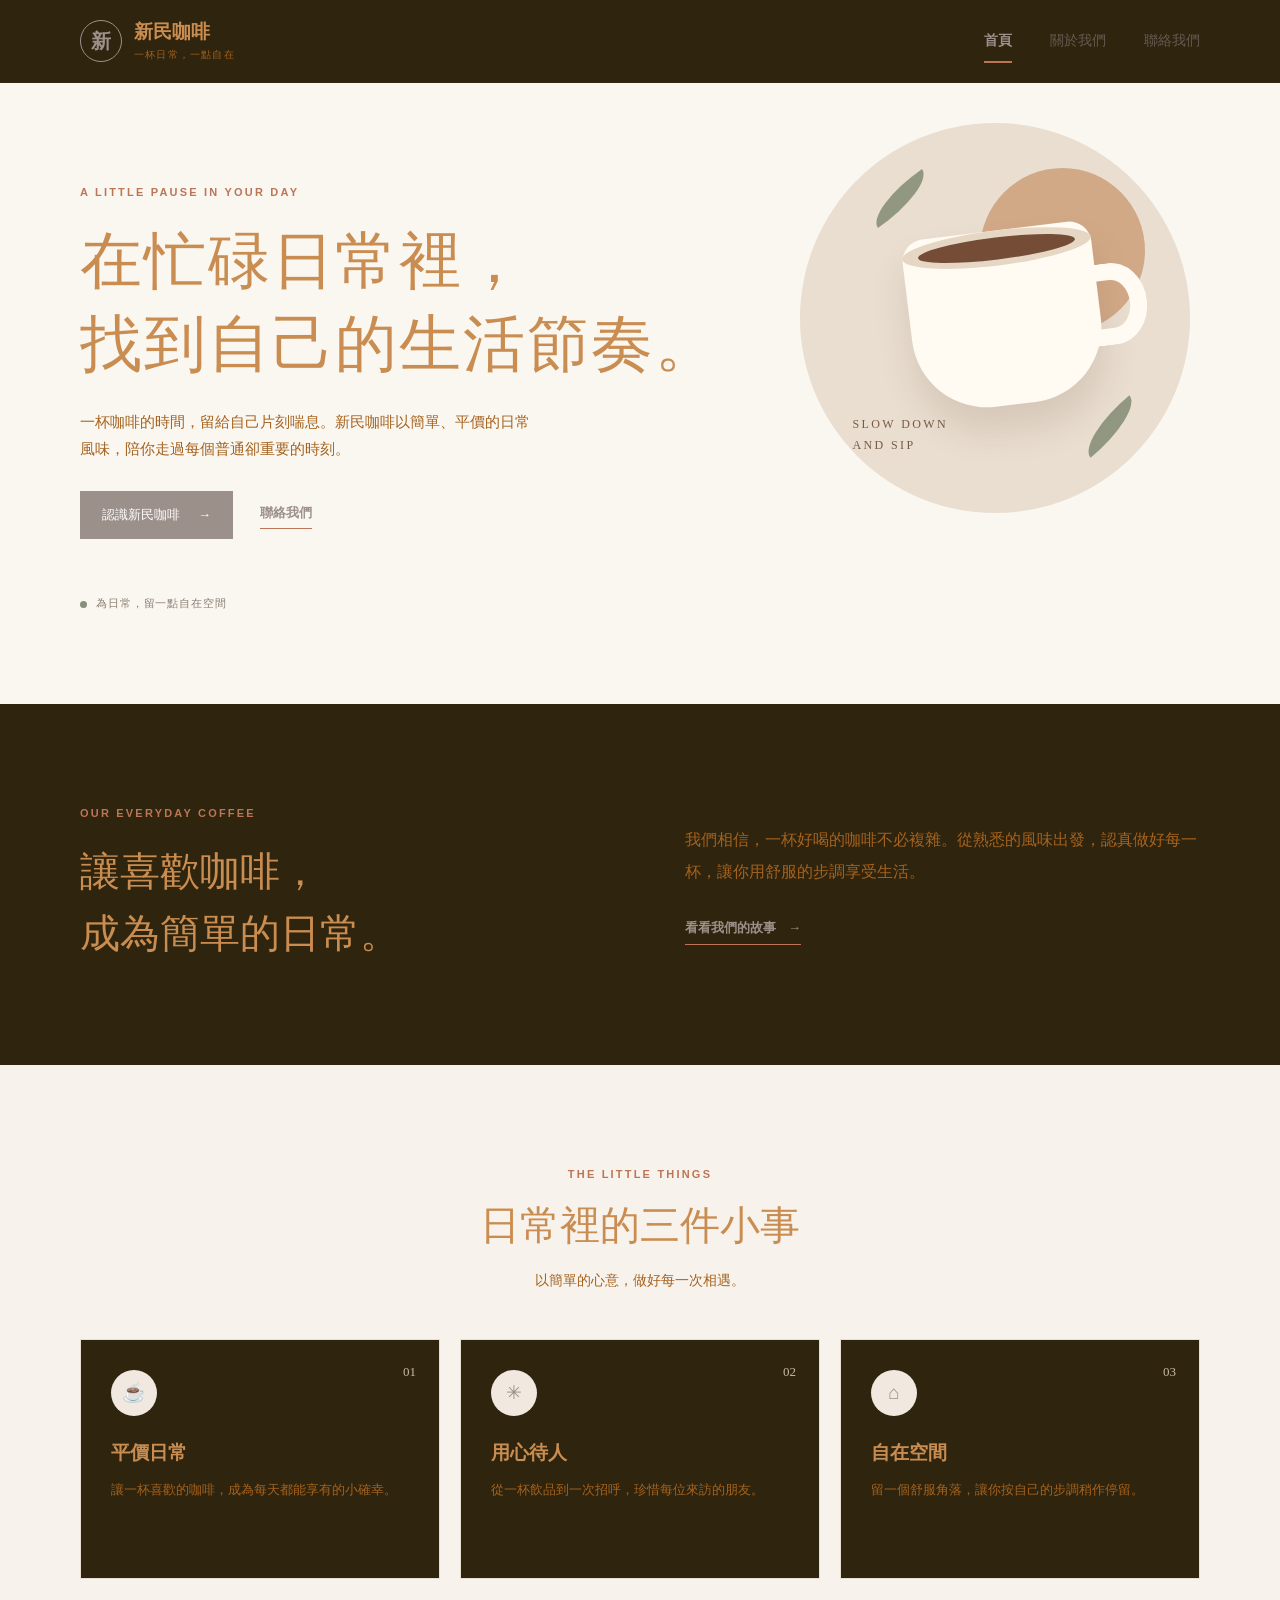
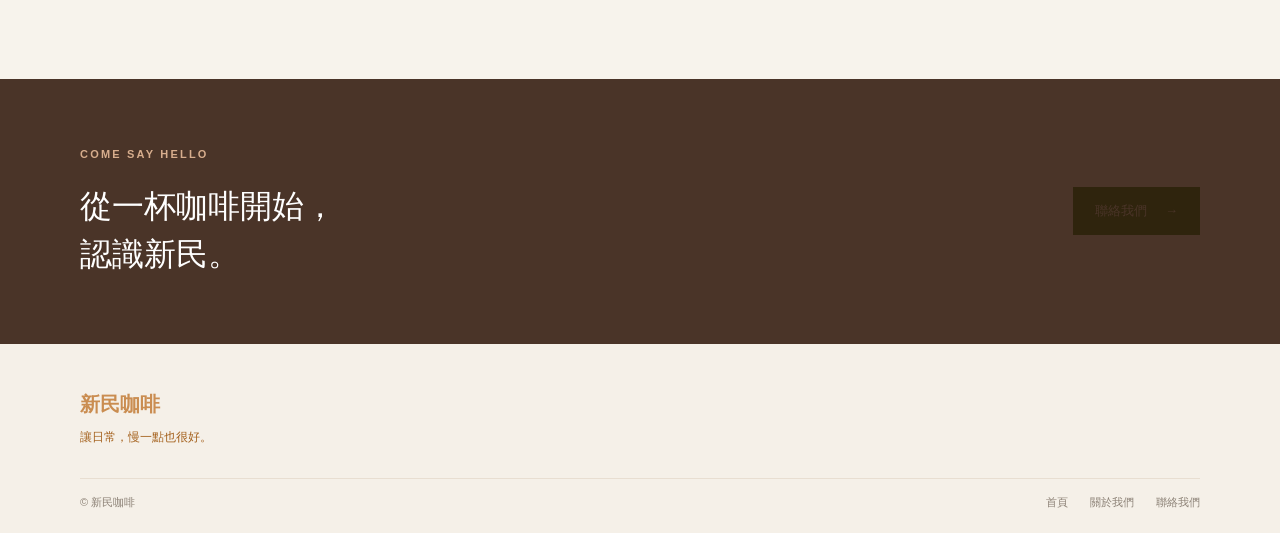
<file: pages/index.html>
﻿<!doctype html>
<html lang="zh-Hant">
<head>
  <meta charset="utf-8">
  <meta name="viewport" content="width=device-width, initial-scale=1">
  <meta name="description" content="新民咖啡，讓你在忙碌日常裡找到自己的生活節奏。">
  <title>新民咖啡｜首頁</title>
  <link rel="stylesheet" href="assets/css/site.css">
  <script src="assets/js/site.js" defer></script>
</head>
<body>
  <a class="skip-link" href="#main">跳至主要內容</a>
  <header class="site-header"><div class="container header-inner">
    <a class="brand" href="index.html" aria-label="新民咖啡首頁"><span class="brand-mark" aria-hidden="true">新</span><span>新民咖啡<small>一杯日常，一點自在</small></span></a>
    <button class="menu-toggle" type="button" aria-expanded="false" aria-controls="site-nav"><span></span><span></span><span class="sr-only">切換選單</span></button>
    <nav id="site-nav" class="site-nav" aria-label="主要導覽"><a href="index.html" aria-current="page">首頁</a><a href="about.html">關於我們</a><a href="contact.html">聯絡我們</a></nav>
  </div></header>
  <main id="main">
    <section class="hero"><div class="container hero-inner"><p class="eyebrow">A LITTLE PAUSE IN YOUR DAY</p><h1>在忙碌日常裡，<br>找到自己的生活節奏。</h1><p class="hero-copy">一杯咖啡的時間，留給自己片刻喘息。新民咖啡以簡單、平價的日常風味，陪你走過每個普通卻重要的時刻。</p><div class="hero-actions"><a class="button button-primary" href="about.html">認識新民咖啡 <span aria-hidden="true">→</span></a><a class="text-link" href="contact.html">聯絡我們</a></div><div class="hero-note"><span class="note-dot"></span>為日常，留一點自在空間</div></div><div class="hero-art" aria-hidden="true"><div class="sun"></div><div class="cup"><div class="cup-coffee"></div><div class="cup-handle"></div></div><div class="art-caption">SLOW DOWN<br>AND SIP</div><div class="art-leaf leaf-one"></div><div class="art-leaf leaf-two"></div></div></section>
    <section class="section intro"><div class="container intro-grid"><div><p class="eyebrow">OUR EVERYDAY COFFEE</p><h2>讓喜歡咖啡，<br>成為簡單的日常。</h2></div><div><p class="lead">我們相信，一杯好喝的咖啡不必複雜。從熟悉的風味出發，認真做好每一杯，讓你用舒服的步調享受生活。</p><a class="text-link" href="about.html">看看我們的故事 <span aria-hidden="true">→</span></a></div></div></section>
    <section class="section features"><div class="container"><div class="section-heading"><p class="eyebrow">THE LITTLE THINGS</p><h2>日常裡的三件小事</h2><p>以簡單的心意，做好每一次相遇。</p></div><div class="feature-grid"><article class="feature-card"><span class="feature-number">01</span><div class="feature-icon" aria-hidden="true">☕</div><h3>平價日常</h3><p>讓一杯喜歡的咖啡，成為每天都能享有的小確幸。</p></article><article class="feature-card"><span class="feature-number">02</span><div class="feature-icon" aria-hidden="true">✳</div><h3>用心待人</h3><p>從一杯飲品到一次招呼，珍惜每位來訪的朋友。</p></article><article class="feature-card"><span class="feature-number">03</span><div class="feature-icon" aria-hidden="true">⌂</div><h3>自在空間</h3><p>留一個舒服角落，讓你按自己的步調稍作停留。</p></article></div></div></section>
    <section class="closing"><div class="container closing-inner"><div><p class="eyebrow">COME SAY HELLO</p><h2>從一杯咖啡開始，<br>認識新民。</h2></div><a class="button button-light" href="contact.html">聯絡我們 <span aria-hidden="true">→</span></a></div></section>
  </main>
  <footer class="site-footer"><div class="container footer-inner"><a class="footer-brand" href="index.html">新民咖啡</a><p>讓日常，慢一點也很好。</p><div class="footer-bottom"><span>© 新民咖啡</span><nav aria-label="頁尾導覽"><a href="index.html">首頁</a><a href="about.html">關於我們</a><a href="contact.html">聯絡我們</a></nav></div></div></footer>
</body>
</html>
</file>
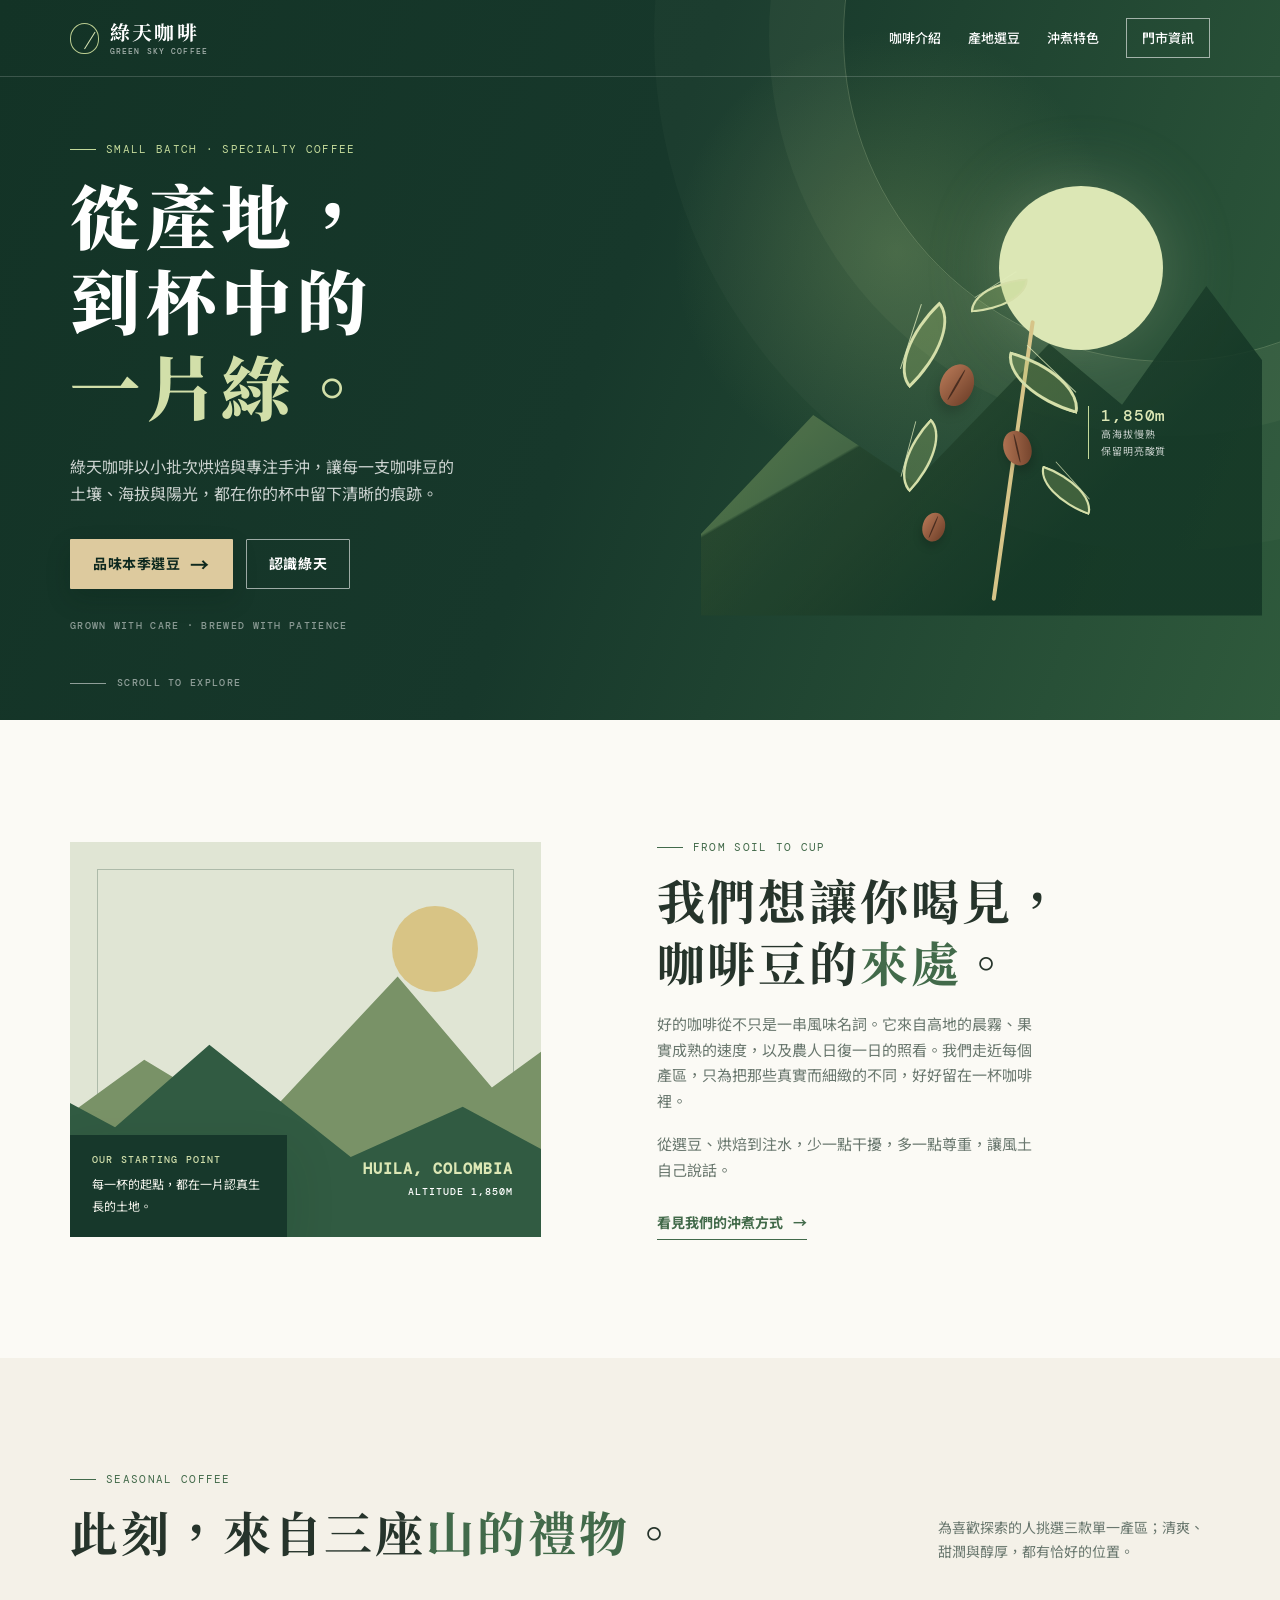
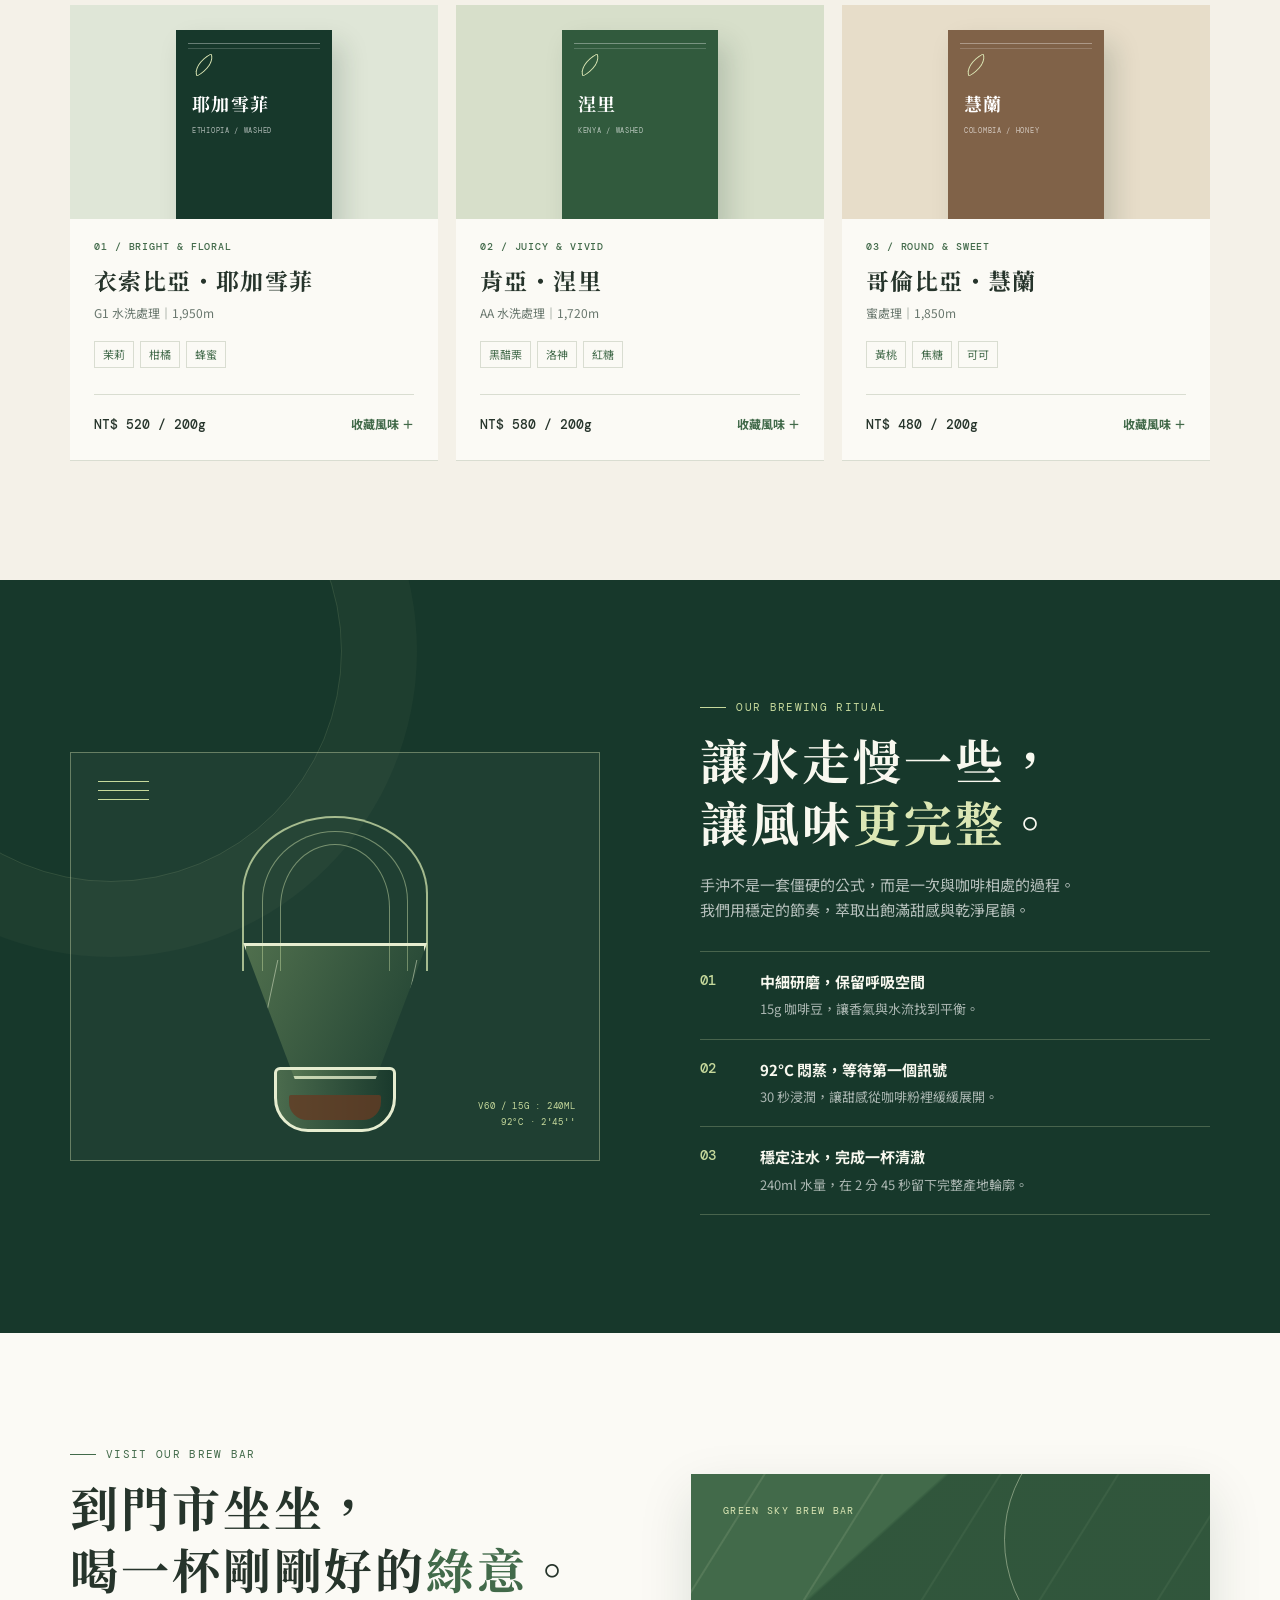
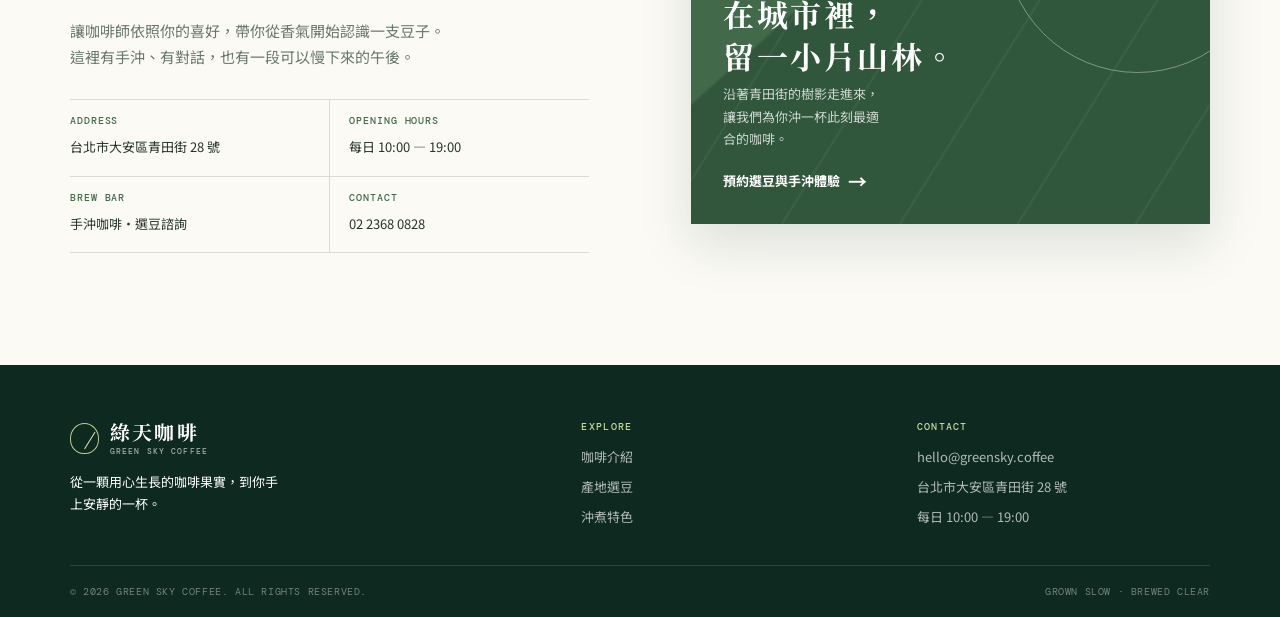
<file: refined/index.html>
<!DOCTYPE html>
<html lang="zh-Hant">
<head>
  <meta charset="UTF-8">
  <meta name="viewport" content="width=device-width, initial-scale=1.0">
  <meta name="description" content="綠天咖啡以小批次烘焙與手沖，讓每一支精品咖啡豆的產地風土清晰抵達杯中。">
  <title>綠天咖啡｜從產地，到杯中的一片綠</title>
  <link rel="preconnect" href="https://fonts.googleapis.com">
  <link rel="preconnect" href="https://fonts.gstatic.com" crossorigin>
  <link href="https://fonts.googleapis.com/css2?family=DM+Mono:wght@400;500&family=Noto+Sans+TC:wght@400;500;600;700&family=Noto+Serif+TC:wght@500;600;700;900&display=swap" rel="stylesheet">
  <style>
    :root {
      --forest: #17382b;
      --deep-forest: #0e291f;
      --moss: #426a4a;
      --leaf: #9aaa72;
      --cream: #f4f1e8;
      --paper: #fbfaf5;
      --oat: #ddca9e;
      --clay: #ad7655;
      --ink: #26342b;
      --muted: #69776e;
      --line: #d9ddd1;
      --shadow: 0 20px 50px rgba(18, 45, 32, .13);
    }

    * { box-sizing: border-box; }
    html { scroll-behavior: smooth; }
    body { margin: 0; background: var(--cream); color: var(--ink); font-family: "Noto Sans TC", sans-serif; line-height: 1.7; -webkit-font-smoothing: antialiased; }
    a { color: inherit; text-decoration: none; }
    button, input { font: inherit; }
    button { cursor: pointer; }
    .container { width: min(1140px, calc(100% - 52px)); margin: 0 auto; }
    .sr-only { position: absolute; width: 1px; height: 1px; overflow: hidden; clip: rect(0,0,0,0); white-space: nowrap; }
    .eyebrow { display: flex; align-items: center; gap: 10px; margin: 0 0 12px; color: var(--moss); font-family: "DM Mono", monospace; font-size: 11px; letter-spacing: .12em; }
    .eyebrow::before { content: ""; width: 26px; height: 1px; background: currentColor; }
    .title { margin: 0; font: 700 clamp(30px, 4vw, 48px)/1.3 "Noto Serif TC", serif; letter-spacing: .06em; }
    .title strong { color: var(--moss); font: inherit; }
    .copy { max-width: 48ch; margin: 18px 0 0; color: var(--muted); font-size: 15px; }
    .button { display: inline-flex; align-items: center; justify-content: center; gap: 10px; min-height: 50px; padding: 12px 22px; border: 1px solid transparent; border-radius: 1px; font-size: 14px; font-weight: 700; letter-spacing: .04em; transition: transform .2s ease, background .2s ease, color .2s ease, border-color .2s ease; }
    .button:hover { transform: translateY(-2px); }
    .button:focus-visible, a:focus-visible, button:focus-visible, input:focus-visible { outline: 3px solid #d3c66b; outline-offset: 3px; }
    .button-main { color: var(--deep-forest); background: var(--oat); box-shadow: 0 10px 24px rgba(7, 27, 18, .18); }
    .button-main:hover { background: #eddaac; }
    .button-light { border-color: rgba(255,255,255,.58); color: #fff; }
    .button-light:hover { background: rgba(255,255,255,.12); }
    .icon-arrow { font-size: 19px; line-height: 1; }

    /* Header */
    .header { position: absolute; z-index: 10; width: 100%; color: #fff; border-bottom: 1px solid rgba(255,255,255,.17); }
    .nav { display: flex; min-height: 76px; align-items: center; justify-content: space-between; }
    .brand { display: flex; align-items: center; gap: 11px; font: 700 20px/1 "Noto Serif TC", serif; letter-spacing: .11em; }
    .brand-symbol { position: relative; width: 29px; height: 31px; border: 1px solid #bbcd91; border-radius: 50% 50% 47% 47%; color: #d9e5b6; }
    .brand-symbol::before { content: ""; position: absolute; top: 5px; left: 13px; width: 1px; height: 20px; background: #d9e5b6; transform: rotate(32deg); transform-origin: bottom; }
    .brand small { display: block; margin-top: 5px; color: rgba(255,255,255,.63); font: 500 8px/1 "DM Mono", monospace; letter-spacing: .14em; }
    .nav-links { display: flex; align-items: center; gap: 27px; font-size: 13px; font-weight: 500; }
    .nav-links a { position: relative; padding: 6px 0; }
    .nav-links a:not(.nav-book)::after { content: ""; position: absolute; right: 0; bottom: 0; left: 0; height: 1px; background: var(--leaf); transform: scaleX(0); transform-origin: right; transition: transform .2s; }
    .nav-links a:not(.nav-book):hover::after { transform: scaleX(1); transform-origin: left; }
    .nav-book { padding: 8px 15px !important; border: 1px solid rgba(255,255,255,.58); }
    .nav-book:hover { color: var(--forest); background: #fff; }
    .menu-button { display: none; width: 40px; height: 40px; border: 0; color: #fff; background: transparent; font-size: 23px; }

    /* Hero */
    .hero { position: relative; min-height: 720px; overflow: hidden; color: #fff; background: var(--forest); }
    .hero::before { content: ""; position: absolute; inset: 0; background: radial-gradient(circle at 70% 35%, rgba(141,170,103,.28), transparent 22%), linear-gradient(110deg, #133326 0%, #17382b 47%, #2f5a3c 100%); }
    .hero::after { content: ""; position: absolute; top: -290px; right: -215px; width: 650px; height: 650px; border: 1px solid rgba(223,235,186,.22); border-radius: 50%; box-shadow: 0 0 0 74px rgba(223,235,186,.045), 0 0 0 189px rgba(223,235,186,.025); }
    .hero-grid { position: relative; z-index: 1; display: grid; grid-template-columns: 1.05fr .95fr; gap: 35px; align-items: center; min-height: 720px; padding: 126px 0 72px; }
    .hero .eyebrow { color: #c3d99a; }
    .hero h1 { max-width: 12ch; margin: 0; font: 900 clamp(43px, 5.5vw, 70px)/1.22 "Noto Serif TC", serif; letter-spacing: .08em; }
    .hero h1 em { color: #d2dfa9; font-style: normal; }
    .hero-lede { max-width: 43ch; margin: 26px 0 31px; color: rgba(255,255,255,.78); font-size: 16px; }
    .hero-actions { display: flex; flex-wrap: wrap; gap: 13px; }
    .hero-signature { margin: 29px 0 0; color: rgba(255,255,255,.5); font: 500 10px/1.6 "DM Mono", monospace; letter-spacing: .13em; }
    .hero-visual { position: relative; height: 453px; }
    .sun-disc { position: absolute; top: 25px; right: 9%; width: 164px; height: 164px; border-radius: 50%; background: #dce7b5; box-shadow: 0 0 72px rgba(220,231,181,.25); }
    .hill { position: absolute; right: -10%; bottom: -2px; width: 107%; height: 75%; clip-path: polygon(0 76%, 20% 41%, 38% 61%, 62% 20%, 75% 38%, 90% 3%, 100% 25%, 100% 100%, 0 100%); background: linear-gradient(136deg, #72905c, #244c36 69%); opacity: .88; }
    .hill::after { content: ""; position: absolute; inset: 0; background: linear-gradient(150deg, transparent 39%, rgba(8,38,25,.55) 39.5% 100%); }
    .coffee-plant { position: absolute; z-index: 2; right: 19%; bottom: 13px; width: 255px; height: 330px; transform: rotate(-4deg); }
    .stem { position: absolute; bottom: 0; left: 125px; width: 4px; height: 283px; border-radius: 4px; background: #d6c488; transform: rotate(12deg); transform-origin: bottom; }
    .leaf { position: absolute; width: 82px; height: 42px; border: 3px solid #d5dfa9; border-radius: 100% 0 100% 0; background: rgba(173,202,117,.26); }
    .leaf::after { content: ""; position: absolute; top: 50%; left: 4px; width: 68px; height: 1px; background: rgba(226,237,189,.78); transform: rotate(-28deg); transform-origin: left; }
    .leaf-a { top: 49px; left: 35px; transform: rotate(-40deg); }
    .leaf-b { top: 95px; right: 22px; transform: rotate(20deg) scaleX(-1); }
    .leaf-c { top: 159px; left: 23px; transform: rotate(-43deg) scale(.84); }
    .leaf-d { top: 204px; right: 7px; transform: rotate(24deg) scaleX(-1) scale(.74); }
    .leaf-e { top: 5px; right: 60px; transform: rotate(0deg) scale(.72); }
    .bean { position: absolute; z-index: 3; width: 33px; height: 43px; border-radius: 50%; background: linear-gradient(110deg, #b87957, #6d3e28); box-shadow: 0 8px 12px rgba(0,0,0,.17); }
    .bean::before { content: ""; position: absolute; top: 4px; bottom: 4px; left: 15px; width: 2px; border-radius: 50%; background: rgba(45,26,19,.72); transform: rotate(8deg); }
    .bean-1 { top: 91px; left: 89px; transform: rotate(26deg); }
    .bean-2 { top: 158px; right: 77px; transform: rotate(-17deg) scale(.83); }
    .bean-3 { top: 231px; left: 56px; transform: rotate(19deg) scale(.68); }
    .origin-tag { position: absolute; z-index: 3; top: 52%; right: -2%; width: 132px; padding-left: 12px; border-left: 1px solid #c3d99a; color: rgba(255,255,255,.76); font-size: 10px; line-height: 1.7; letter-spacing: .08em; }
    .origin-tag b { display: block; color: #dce7b5; font: 500 16px/1.2 "DM Mono", monospace; }
    .scroll-hint { position: absolute; bottom: 22px; left: max(26px, calc((100% - 1140px) / 2)); z-index: 2; display: flex; gap: 11px; align-items: center; color: rgba(255,255,255,.52); font: 500 10px/1 "DM Mono", monospace; letter-spacing: .13em; }
    .scroll-hint::before { content: ""; width: 36px; height: 1px; background: currentColor; }

    /* Story */
    .story { padding: 118px 0; background: var(--paper); }
    .story-grid { display: grid; grid-template-columns: .92fr 1.08fr; gap: clamp(46px, 9vw, 120px); align-items: center; }
    .origin-window { position: relative; min-height: 395px; overflow: hidden; background: #e0e5d4; }
    .origin-window::before { content: ""; position: absolute; inset: 27px; border: 1px solid rgba(23,56,43,.25); }
    .origin-sun { position: absolute; top: 64px; right: 63px; width: 86px; height: 86px; border-radius: 50%; background: #d8c485; }
    .origin-hill-one, .origin-hill-two { position: absolute; right: -12%; bottom: -2%; left: -13%; clip-path: polygon(0 72%, 23% 40%, 42% 62%, 66% 13%, 82% 49%, 100% 24%, 100% 100%, 0 100%); }
    .origin-hill-one { height: 78%; background: #799267; }
    .origin-hill-two { height: 58%; background: #315b42; transform: scaleX(-1); }
    .origin-label { position: absolute; z-index: 2; right: 28px; bottom: 27px; color: #fff; font: 500 10px/1.7 "DM Mono", monospace; letter-spacing: .1em; text-align: right; }
    .origin-label b { display: block; color: #dce7b5; font-size: 15px; }
    .story-note { position: absolute; z-index: 3; bottom: 0; left: 0; width: 217px; padding: 20px 22px; color: #f9f8f1; background: var(--forest); box-shadow: var(--shadow); }
    .story-note b { display: block; margin-bottom: 8px; color: #cfddaa; font: 500 10px/1 "DM Mono", monospace; letter-spacing: .12em; }
    .story-note p { margin: 0; font-size: 12px; line-height: 1.8; }
    .story-link { display: inline-flex; gap: 10px; margin-top: 29px; padding-bottom: 4px; border-bottom: 1px solid var(--moss); color: var(--moss); font-size: 14px; font-weight: 700; }

    /* Selection */
    .selection { padding: 112px 0 120px; background: var(--cream); }
    .section-head { display: flex; align-items: end; justify-content: space-between; gap: 30px; margin-bottom: 42px; }
    .section-head .copy { max-width: 34ch; margin: 0; font-size: 14px; }
    .coffee-grid { display: grid; grid-template-columns: repeat(3, 1fr); gap: 18px; }
    .coffee-card { display: flex; flex-direction: column; min-height: 455px; background: var(--paper); box-shadow: 0 1px 0 var(--line); transition: transform .25s ease, box-shadow .25s ease; }
    .coffee-card:hover { transform: translateY(-6px); box-shadow: var(--shadow); }
    .bag-visual { position: relative; height: 214px; overflow: hidden; background: #dfe6d7; }
    .coffee-card:nth-child(2) .bag-visual { background: #d7dfca; }
    .coffee-card:nth-child(3) .bag-visual { background: #e7ddc9; }
    .bag { position: absolute; right: 50%; bottom: -10px; width: 156px; height: 199px; padding: 28px 16px; color: #fff; background: var(--forest); box-shadow: 10px 14px 25px rgba(20,50,36,.17); transform: translateX(50%); }
    .coffee-card:nth-child(2) .bag { background: #315a3d; }
    .coffee-card:nth-child(3) .bag { background: #806248; }
    .bag::before { content: ""; position: absolute; top: 13px; right: 12px; left: 12px; height: 1px; background: rgba(255,255,255,.35); box-shadow: 0 5px 0 rgba(255,255,255,.18); }
    .bag .mini-leaf { display: block; width: 24px; height: 14px; margin-bottom: 19px; border: 1px solid #dce7b5; border-radius: 100% 0; transform: rotate(-28deg); }
    .bag .bag-name { position: relative; z-index: 1; font: 700 18px/1.3 "Noto Serif TC", serif; letter-spacing: .07em; }
    .bag .bag-origin { display: block; margin-top: 7px; color: rgba(255,255,255,.65); font: 400 7px/1.4 "DM Mono", monospace; letter-spacing: .1em; }
    .card-body { display: flex; flex: 1; flex-direction: column; padding: 23px 24px 22px; }
    .card-index { color: var(--moss); font: 500 10px/1 "DM Mono", monospace; letter-spacing: .09em; }
    .card-body h3 { margin: 13px 0 5px; font: 700 23px/1.4 "Noto Serif TC", serif; letter-spacing: .06em; }
    .card-origin { margin: 0; color: var(--muted); font-size: 12px; }
    .flavour { display: flex; flex-wrap: wrap; gap: 6px; margin: 18px 0 auto; }
    .flavour span { padding: 3px 8px; border: 1px solid var(--line); color: var(--moss); font-size: 11px; }
    .card-footer { display: flex; align-items: center; justify-content: space-between; gap: 12px; margin-top: 20px; padding-top: 15px; border-top: 1px solid var(--line); }
    .price { font: 500 13px/1 "DM Mono", monospace; }
    .save-button { padding: 4px 0; border: 0; color: var(--moss); background: transparent; font-size: 12px; font-weight: 700; }
    .save-button:hover { color: var(--clay); }

    /* Brew */
    .brew { position: relative; overflow: hidden; padding: 118px 0; color: #f8f8ef; background: var(--forest); }
    .brew::before { content: ""; position: absolute; top: -160px; left: -120px; width: 460px; height: 460px; border: 1px solid rgba(211,227,166,.14); border-radius: 50%; box-shadow: 0 0 0 75px rgba(211,227,166,.035); }
    .brew-grid { position: relative; z-index: 1; display: grid; grid-template-columns: 1.02fr .98fr; gap: clamp(45px, 8vw, 100px); align-items: center; }
    .brew .eyebrow { color: #c6d99c; }
    .brew .title strong { color: #dce7b5; }
    .brew .copy { color: rgba(255,255,255,.69); }
    .brew-drawing { position: relative; min-height: 409px; border: 1px solid rgba(220,231,181,.38); background: rgba(255,255,255,.035); }
    .brew-drawing::before { content: ""; position: absolute; top: 28px; left: 27px; width: 51px; height: 1px; background: #c6d99c; box-shadow: 0 9px 0 #c6d99c, 0 18px 0 #c6d99c; }
    .water-lines { position: absolute; top: 63px; left: 50%; width: 186px; height: 155px; border: 2px solid rgba(210,228,174,.75); border-bottom: 0; border-radius: 50% 50% 0 0; transform: translateX(-50%); }
    .water-lines::before, .water-lines::after { content: ""; position: absolute; top: 13px; right: 18px; bottom: 0; left: 18px; border: 1px solid rgba(210,228,174,.48); border-bottom: 0; border-radius: 50% 50% 0 0; }
    .water-lines::after { top: 26px; right: 36px; left: 36px; }
    .dripper { position: absolute; bottom: 81px; left: 50%; width: 184px; height: 136px; border: 3px solid #e6edd0; background: linear-gradient(115deg, rgba(173,203,129,.34), rgba(30,74,48,.14)); clip-path: polygon(0 0,100% 0,72% 100%,28% 100%); transform: translateX(-50%); }
    .dripper::before { content: ""; position: absolute; top: 14px; right: 19px; bottom: 0; left: 19px; border-left: 1px solid rgba(230,237,208,.5); border-right: 1px solid rgba(230,237,208,.5); transform: skewX(-12deg); }
    .server { position: absolute; bottom: 28px; left: 50%; width: 122px; height: 65px; border: 3px solid #e6edd0; border-radius: 6px 6px 34px 34px; background: linear-gradient(90deg, rgba(160,192,130,.34), rgba(9,41,27,.24)); transform: translateX(-50%); }
    .server::after { content: ""; position: absolute; right: 12px; bottom: 9px; left: 12px; height: 25px; border-radius: 2px 2px 18px 18px; background: rgba(100,59,35,.8); }
    .brew-caption { position: absolute; right: 24px; bottom: 21px; color: #c6d99c; font: 400 9px/1.8 "DM Mono", monospace; letter-spacing: .08em; text-align: right; }
    .method-list { display: grid; gap: 0; margin: 28px 0 0; padding: 0; list-style: none; }
    .method-list li { display: grid; grid-template-columns: 45px 1fr; gap: 15px; padding: 17px 0; border-top: 1px solid rgba(220,231,181,.25); }
    .method-list li:last-child { border-bottom: 1px solid rgba(220,231,181,.25); }
    .method-no { color: #c6d99c; font: 500 14px/1.7 "DM Mono", monospace; }
    .method-text b { display: block; font-size: 15px; }
    .method-text span { color: rgba(255,255,255,.64); font-size: 13px; }

    /* Visit */
    .visit { padding: 112px 0; background: var(--paper); }
    .visit-grid { display: grid; grid-template-columns: 1fr 1fr; gap: clamp(42px, 8vw, 105px); align-items: center; }
    .store-card { position: relative; min-height: 350px; overflow: hidden; color: #fff; background: var(--moss); box-shadow: var(--shadow); }
    .store-card::before { content: ""; position: absolute; inset: 0; opacity: .68; background: linear-gradient(138deg, transparent 28%, rgba(11,45,30,.46) 28.5% 100%), repeating-linear-gradient(122deg, transparent 0 61px, rgba(224,235,195,.18) 62px 63px, transparent 64px 100px); }
    .store-card::after { content: ""; position: absolute; top: -68px; right: -61px; width: 265px; height: 265px; border: 1px solid rgba(227,237,203,.44); border-radius: 50%; }
    .store-inner { position: relative; z-index: 1; display: flex; min-height: 350px; flex-direction: column; padding: 32px; }
    .store-kicker { margin: 0; color: #dce7b5; font: 400 10px/1 "DM Mono", monospace; letter-spacing: .13em; }
    .store-inner h3 { margin: auto 0 7px; font: 700 31px/1.35 "Noto Serif TC", serif; letter-spacing: .08em; }
    .store-inner p:not(.store-kicker) { max-width: 23ch; margin: 0; color: rgba(255,255,255,.76); font-size: 13px; }
    .store-link { display: inline-flex; align-items: center; gap: 8px; margin-top: 20px; color: #fff; font-size: 13px; font-weight: 700; }
    .details { display: grid; grid-template-columns: repeat(2, 1fr); gap: 0; margin: 30px 0 0; }
    .detail { padding: 16px 0; border-top: 1px solid var(--line); }
    .detail:nth-last-child(-n+2) { border-bottom: 1px solid var(--line); }
    .detail:nth-child(odd) { padding-right: 19px; }
    .detail:nth-child(even) { padding-left: 19px; border-left: 1px solid var(--line); }
    .detail b { display: block; margin-bottom: 6px; color: var(--moss); font: 500 10px/1 "DM Mono", monospace; letter-spacing: .09em; }
    .detail span { font-size: 13px; }

    /* Footer and small UI */
    footer { color: rgba(255,255,255,.68); background: var(--deep-forest); }
    .footer-grid { display: grid; grid-template-columns: 1.6fr 1fr 1fr; gap: 42px; padding: 57px 0 37px; }
    .footer-brand { color: #fff; }
    .footer-brand p { max-width: 30ch; margin: 16px 0 0; font-size: 13px; }
    .footer-heading { margin: 0 0 14px; color: #c6d99c; font: 500 10px/1 "DM Mono", monospace; letter-spacing: .13em; }
    .footer-list { margin: 0; padding: 0; list-style: none; font-size: 13px; }
    .footer-list li + li { margin-top: 8px; }
    .footer-list a:hover { color: #fff; }
    .footer-bottom { display: flex; justify-content: space-between; gap: 20px; padding: 18px 0; border-top: 1px solid rgba(255,255,255,.13); color: rgba(255,255,255,.42); font: 400 10px/1.5 "DM Mono", monospace; letter-spacing: .06em; }
    .toast { position: fixed; right: 22px; bottom: 22px; z-index: 30; max-width: min(340px, calc(100% - 44px)); padding: 13px 17px; border-left: 3px solid var(--oat); color: #fff; background: var(--deep-forest); box-shadow: var(--shadow); font-size: 13px; opacity: 0; pointer-events: none; transform: translateY(12px); transition: opacity .23s ease, transform .23s ease; }
    .toast.show { opacity: 1; transform: translateY(0); }
    .reveal { opacity: 0; transform: translateY(18px); transition: opacity .65s ease, transform .65s ease; }
    .reveal.in { opacity: 1; transform: translateY(0); }

    @media (max-width: 840px) {
      .nav { min-height: 68px; }
      .menu-button { display: block; }
      .nav-links { position: absolute; top: 68px; right: 0; left: 0; display: grid; gap: 0; max-height: 0; overflow: hidden; background: #112f23; transition: max-height .28s ease; }
      .nav-links.open { max-height: 300px; border-top: 1px solid rgba(255,255,255,.14); }
      .nav-links a { padding: 13px 26px; border-bottom: 1px solid rgba(255,255,255,.1); }
      .nav-links .nav-book { margin: 10px 26px; text-align: center; }
      .hero, .hero-grid { min-height: 725px; }
      .hero-grid { grid-template-columns: 1fr; padding-top: 110px; }
      .hero-visual { height: 280px; margin-top: -40px; }
      .sun-disc { top: 8px; right: 14%; width: 118px; height: 118px; }
      .hill { width: 86%; height: 97%; }
      .coffee-plant { right: 16%; bottom: -24px; transform: scale(.75) rotate(-4deg); transform-origin: bottom right; }
      .origin-tag { top: 45%; right: 1%; }
      .story-grid, .brew-grid, .visit-grid { grid-template-columns: 1fr; }
      .origin-window { max-width: 560px; width: 100%; }
      .coffee-grid { grid-template-columns: repeat(2, 1fr); }
      .coffee-card:last-child { grid-column: span 2; }
      .footer-grid { grid-template-columns: 1.4fr 1fr; }
      .footer-brand { grid-column: span 2; }
    }

    @media (max-width: 570px) {
      .container { width: min(100% - 34px, 1140px); }
      .hero, .hero-grid { min-height: 680px; }
      .hero-grid { padding-top: 99px; padding-bottom: 44px; }
      .hero h1 { font-size: 40px; }
      .hero-lede { margin: 19px 0 23px; font-size: 14px; }
      .hero-visual { height: 238px; }
      .origin-tag { display: none; }
      .scroll-hint { bottom: 12px; left: 17px; }
      .story, .selection, .brew, .visit { padding: 76px 0; }
      .origin-window { min-height: 335px; }
      .story-note { width: 190px; padding: 16px; }
      .section-head { display: block; }
      .section-head .copy { margin-top: 15px; }
      .coffee-grid { grid-template-columns: 1fr; }
      .coffee-card:last-child { grid-column: auto; }
      .brew-drawing { min-height: 325px; }
      .water-lines { transform: translateX(-50%) scale(.82); transform-origin: top; }
      .dripper { transform: translateX(-50%) scale(.8); transform-origin: bottom; }
      .server { transform: translateX(-50%) scale(.8); transform-origin: bottom; }
      .details { grid-template-columns: 1fr; }
      .detail, .detail:nth-last-child(-n+2) { border-bottom: 0; }
      .detail:first-child { border-top: 1px solid var(--line); }
      .detail:last-child { border-bottom: 1px solid var(--line); }
      .detail:nth-child(even) { padding-left: 0; border-left: 0; }
      .footer-grid { grid-template-columns: 1fr; gap: 30px; }
      .footer-brand { grid-column: auto; }
      .footer-bottom { display: block; }
      .footer-bottom span + span { display: block; margin-top: 6px; }
    }

    @media (prefers-reduced-motion: reduce) {
      html { scroll-behavior: auto; }
      *, *::before, *::after { transition-duration: .01ms !important; animation-duration: .01ms !important; }
      .reveal { opacity: 1; transform: none; }
    }
  </style>
</head>
<body>
  <header class="header" id="top">
    <nav class="nav container" aria-label="主要導覽">
      <a class="brand" href="#top" aria-label="回到綠天咖啡首頁"><span class="brand-symbol" aria-hidden="true"></span><span>綠天咖啡<small>GREEN SKY COFFEE</small></span></a>
      <button class="menu-button" type="button" aria-label="開啟導覽選單" aria-expanded="false" aria-controls="navLinks">☰</button>
      <div class="nav-links" id="navLinks">
        <a href="#story">咖啡介紹</a>
        <a href="#selection">產地選豆</a>
        <a href="#brew">沖煮特色</a>
        <a class="nav-book" href="#visit">門市資訊</a>
      </div>
    </nav>
  </header>

  <main>
    <section class="hero" aria-labelledby="heroTitle">
      <div class="hero-grid container">
        <div class="reveal">
          <p class="eyebrow">SMALL BATCH · SPECIALTY COFFEE</p>
          <h1 id="heroTitle">從產地，<br>到杯中的<br><em>一片綠。</em></h1>
          <p class="hero-lede">綠天咖啡以小批次烘焙與專注手沖，讓每一支咖啡豆的土壤、海拔與陽光，都在你的杯中留下清晰的痕跡。</p>
          <div class="hero-actions"><a class="button button-main" href="#selection">品味本季選豆 <span class="icon-arrow">→</span></a><a class="button button-light" href="#story">認識綠天</a></div>
          <p class="hero-signature">GROWN WITH CARE · BREWED WITH PATIENCE</p>
        </div>
        <div class="hero-visual" aria-hidden="true">
          <div class="sun-disc"></div><div class="hill"></div>
          <div class="coffee-plant"><span class="stem"></span><span class="leaf leaf-a"></span><span class="leaf leaf-b"></span><span class="leaf leaf-c"></span><span class="leaf leaf-d"></span><span class="leaf leaf-e"></span><span class="bean bean-1"></span><span class="bean bean-2"></span><span class="bean bean-3"></span></div>
          <p class="origin-tag"><b>1,850m</b>高海拔慢熟<br>保留明亮酸質</p>
        </div>
      </div>
      <p class="scroll-hint">SCROLL TO EXPLORE</p>
    </section>

    <section class="story" id="story" aria-labelledby="storyTitle">
      <div class="story-grid container">
        <div class="origin-window reveal" aria-hidden="true"><div class="origin-sun"></div><div class="origin-hill-one"></div><div class="origin-hill-two"></div><p class="origin-label"><b>HUILA, COLOMBIA</b>ALTITUDE 1,850M</p><div class="story-note"><b>OUR STARTING POINT</b><p>每一杯的起點，都在一片認真生長的土地。</p></div></div>
        <div class="reveal">
          <p class="eyebrow">FROM SOIL TO CUP</p>
          <h2 class="title" id="storyTitle">我們想讓你喝見，<br>咖啡豆的<strong>來處</strong>。</h2>
          <p class="copy">好的咖啡從不只是一串風味名詞。它來自高地的晨霧、果實成熟的速度，以及農人日復一日的照看。我們走近每個產區，只為把那些真實而細緻的不同，好好留在一杯咖啡裡。</p>
          <p class="copy">從選豆、烘焙到注水，少一點干擾，多一點尊重，讓風土自己說話。</p>
          <a class="story-link" href="#brew">看見我們的沖煮方式 <span>→</span></a>
        </div>
      </div>
    </section>

    <section class="selection" id="selection" aria-labelledby="selectionTitle">
      <div class="container">
        <div class="section-head reveal"><div><p class="eyebrow">SEASONAL COFFEE</p><h2 class="title" id="selectionTitle">此刻，來自三座<strong>山的禮物</strong>。</h2></div><p class="copy">為喜歡探索的人挑選三款單一產區；清爽、甜潤與醇厚，都有恰好的位置。</p></div>
        <div class="coffee-grid">
          <article class="coffee-card reveal">
            <div class="bag-visual" aria-hidden="true"><div class="bag"><span class="mini-leaf"></span><b class="bag-name">耶加雪菲</b><span class="bag-origin">ETHIOPIA / WASHED</span></div></div>
            <div class="card-body"><span class="card-index">01 / BRIGHT &amp; FLORAL</span><h3>衣索比亞・耶加雪菲</h3><p class="card-origin">G1 水洗處理｜1,950m</p><div class="flavour"><span>茉莉</span><span>柑橘</span><span>蜂蜜</span></div><div class="card-footer"><span class="price">NT$ 520 / 200g</span><button class="save-button" type="button" data-coffee="衣索比亞・耶加雪菲">收藏風味 ＋</button></div></div>
          </article>
          <article class="coffee-card reveal">
            <div class="bag-visual" aria-hidden="true"><div class="bag"><span class="mini-leaf"></span><b class="bag-name">涅里</b><span class="bag-origin">KENYA / WASHED</span></div></div>
            <div class="card-body"><span class="card-index">02 / JUICY &amp; VIVID</span><h3>肯亞・涅里</h3><p class="card-origin">AA 水洗處理｜1,720m</p><div class="flavour"><span>黑醋栗</span><span>洛神</span><span>紅糖</span></div><div class="card-footer"><span class="price">NT$ 580 / 200g</span><button class="save-button" type="button" data-coffee="肯亞・涅里">收藏風味 ＋</button></div></div>
          </article>
          <article class="coffee-card reveal">
            <div class="bag-visual" aria-hidden="true"><div class="bag"><span class="mini-leaf"></span><b class="bag-name">慧蘭</b><span class="bag-origin">COLOMBIA / HONEY</span></div></div>
            <div class="card-body"><span class="card-index">03 / ROUND &amp; SWEET</span><h3>哥倫比亞・慧蘭</h3><p class="card-origin">蜜處理｜1,850m</p><div class="flavour"><span>黃桃</span><span>焦糖</span><span>可可</span></div><div class="card-footer"><span class="price">NT$ 480 / 200g</span><button class="save-button" type="button" data-coffee="哥倫比亞・慧蘭">收藏風味 ＋</button></div></div>
          </article>
        </div>
      </div>
    </section>

    <section class="brew" id="brew" aria-labelledby="brewTitle">
      <div class="brew-grid container">
        <div class="brew-drawing reveal" aria-hidden="true"><div class="water-lines"></div><div class="dripper"></div><div class="server"></div><p class="brew-caption">V60 / 15G : 240ML<br>92°C · 2'45''</p></div>
        <div class="reveal">
          <p class="eyebrow">OUR BREWING RITUAL</p>
          <h2 class="title" id="brewTitle">讓水走慢一些，<br>讓風味<strong>更完整</strong>。</h2>
          <p class="copy">手沖不是一套僵硬的公式，而是一次與咖啡相處的過程。我們用穩定的節奏，萃取出飽滿甜感與乾淨尾韻。</p>
          <ol class="method-list">
            <li><span class="method-no">01</span><span class="method-text"><b>中細研磨，保留呼吸空間</b><span>15g 咖啡豆，讓香氣與水流找到平衡。</span></span></li>
            <li><span class="method-no">02</span><span class="method-text"><b>92°C 悶蒸，等待第一個訊號</b><span>30 秒浸潤，讓甜感從咖啡粉裡緩緩展開。</span></span></li>
            <li><span class="method-no">03</span><span class="method-text"><b>穩定注水，完成一杯清澈</b><span>240ml 水量，在 2 分 45 秒留下完整產地輪廓。</span></span></li>
          </ol>
        </div>
      </div>
    </section>

    <section class="visit" id="visit" aria-labelledby="visitTitle">
      <div class="visit-grid container">
        <div class="reveal"><p class="eyebrow">VISIT OUR BREW BAR</p><h2 class="title" id="visitTitle">到門市坐坐，<br>喝一杯剛剛好的<strong>綠意</strong>。</h2><p class="copy">讓咖啡師依照你的喜好，帶你從香氣開始認識一支豆子。這裡有手沖、有對話，也有一段可以慢下來的午後。</p><div class="details"><div class="detail"><b>ADDRESS</b><span>台北市大安區青田街 28 號</span></div><div class="detail"><b>OPENING HOURS</b><span>每日 10:00 — 19:00</span></div><div class="detail"><b>BREW BAR</b><span>手沖咖啡・選豆諮詢</span></div><div class="detail"><b>CONTACT</b><span>02 2368 0828</span></div></div></div>
        <aside class="store-card reveal" aria-label="綠天咖啡門市資訊卡"><div class="store-inner"><p class="store-kicker">GREEN SKY BREW BAR</p><h3>在城市裡，<br>留一小片山林。</h3><p>沿著青田街的樹影走進來，讓我們為你沖一杯此刻最適合的咖啡。</p><a class="store-link" href="mailto:hello@greensky.coffee">預約選豆與手沖體驗 <span class="icon-arrow">→</span></a></div></aside>
      </div>
    </section>
  </main>

  <footer>
    <div class="footer-grid container">
      <div class="footer-brand"><a class="brand" href="#top"><span class="brand-symbol" aria-hidden="true"></span><span>綠天咖啡<small>GREEN SKY COFFEE</small></span></a><p>從一顆用心生長的咖啡果實，到你手上安靜的一杯。</p></div>
      <div><p class="footer-heading">EXPLORE</p><ul class="footer-list"><li><a href="#story">咖啡介紹</a></li><li><a href="#selection">產地選豆</a></li><li><a href="#brew">沖煮特色</a></li></ul></div>
      <div><p class="footer-heading">CONTACT</p><ul class="footer-list"><li><a href="mailto:hello@greensky.coffee">hello@greensky.coffee</a></li><li>台北市大安區青田街 28 號</li><li>每日 10:00 — 19:00</li></ul></div>
    </div>
    <div class="footer-bottom container"><span>© 2026 GREEN SKY COFFEE. ALL RIGHTS RESERVED.</span><span>GROWN SLOW · BREWED CLEAR</span></div>
  </footer>

  <div class="toast" id="toast" role="status" aria-live="polite"></div>
  <script>
    const menuButton = document.querySelector('.menu-button');
    const navLinks = document.getElementById('navLinks');
    menuButton.addEventListener('click', () => {
      const opened = navLinks.classList.toggle('open');
      menuButton.setAttribute('aria-expanded', String(opened));
      menuButton.setAttribute('aria-label', opened ? '關閉導覽選單' : '開啟導覽選單');
      menuButton.textContent = opened ? '×' : '☰';
    });
    navLinks.querySelectorAll('a').forEach(link => link.addEventListener('click', () => {
      navLinks.classList.remove('open');
      menuButton.setAttribute('aria-expanded', 'false');
      menuButton.setAttribute('aria-label', '開啟導覽選單');
      menuButton.textContent = '☰';
    }));

    const toast = document.getElementById('toast');
    let toastTimer;
    function showToast(message) {
      window.clearTimeout(toastTimer);
      toast.textContent = message;
      toast.classList.add('show');
      toastTimer = window.setTimeout(() => toast.classList.remove('show'), 2600);
    }
    document.querySelectorAll('[data-coffee]').forEach(button => button.addEventListener('click', () => {
      showToast(`已收藏「${button.dataset.coffee}」，下次來門市時可以問問它。`);
    }));

    const reducedMotion = window.matchMedia('(prefers-reduced-motion: reduce)').matches;
    const revealItems = document.querySelectorAll('.reveal');
    if (reducedMotion || !('IntersectionObserver' in window)) {
      revealItems.forEach(element => element.classList.add('in'));
    } else {
      const observer = new IntersectionObserver(entries => {
        entries.forEach(entry => {
          if (entry.isIntersecting) {
            entry.target.classList.add('in');
            observer.unobserve(entry.target);
          }
        });
      }, { threshold: .12 });
      revealItems.forEach(element => observer.observe(element));
    }
  </script>
</body>
</html>
</file>
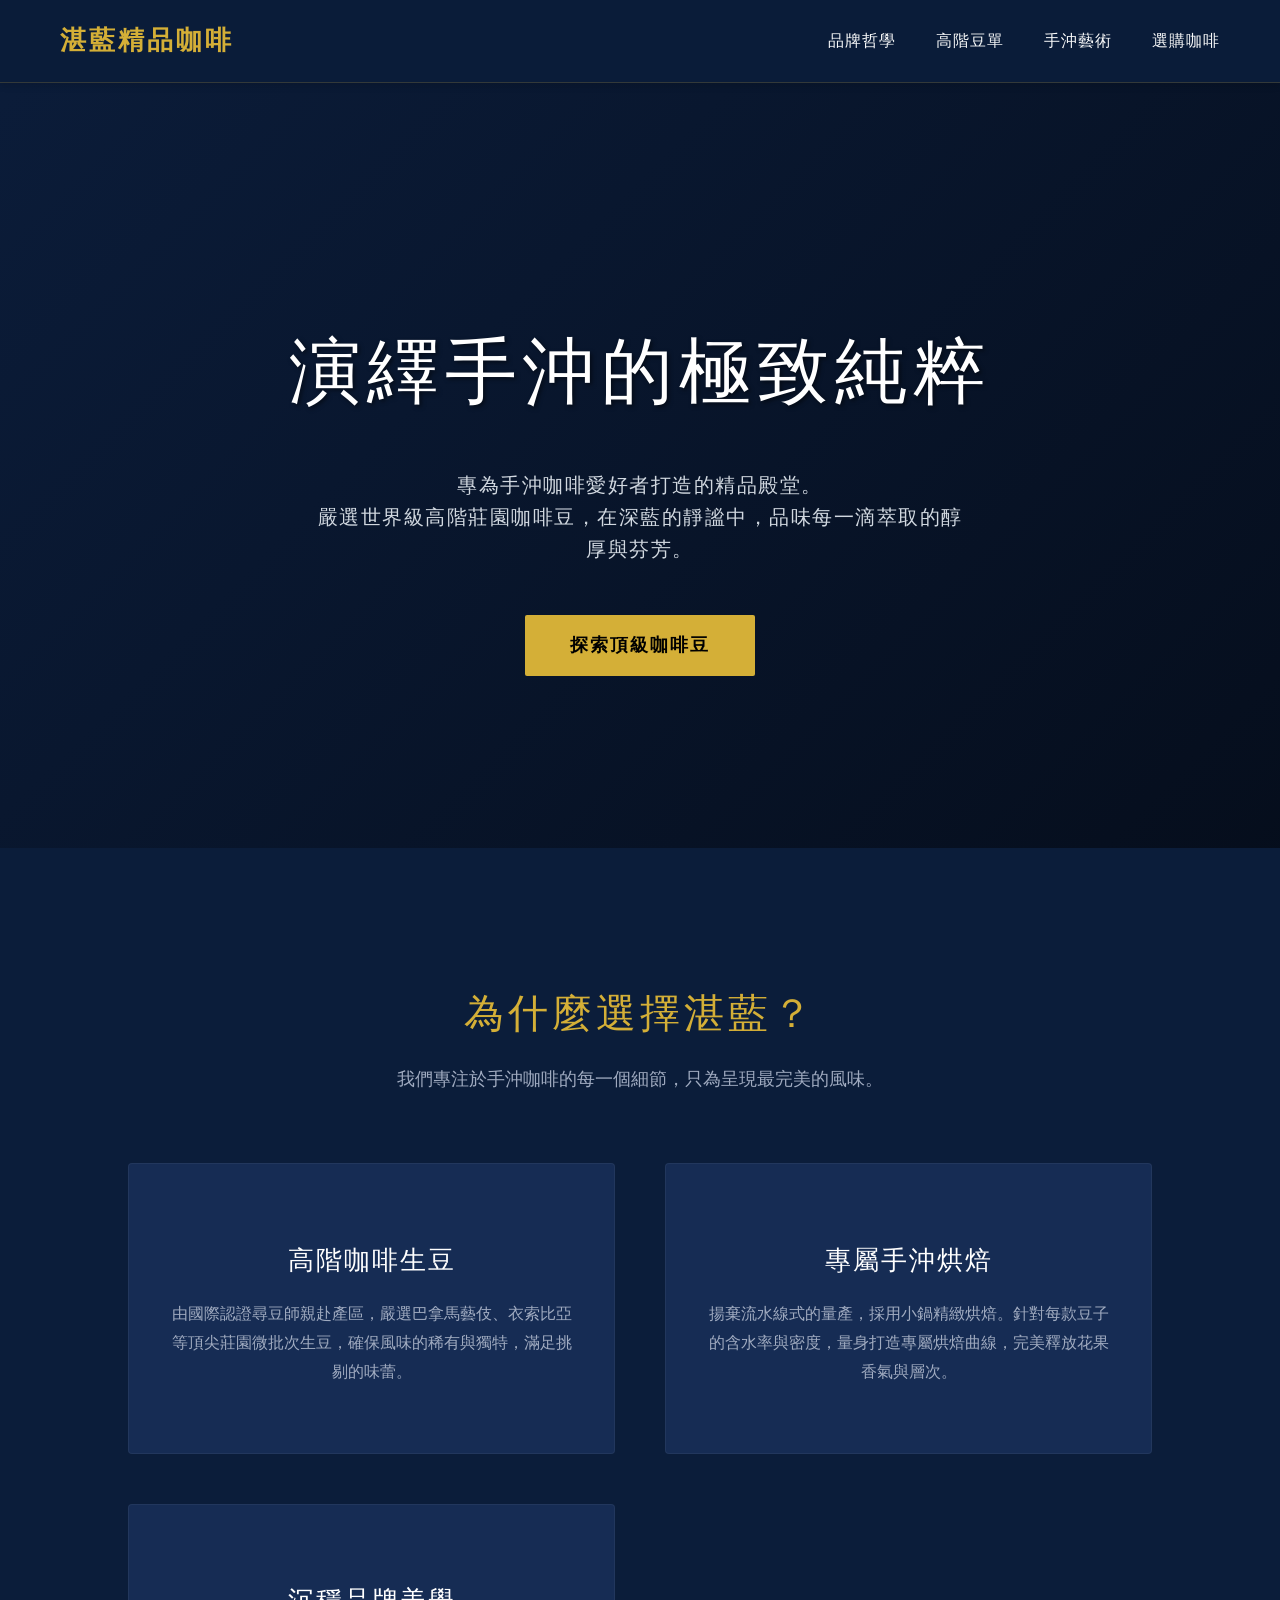
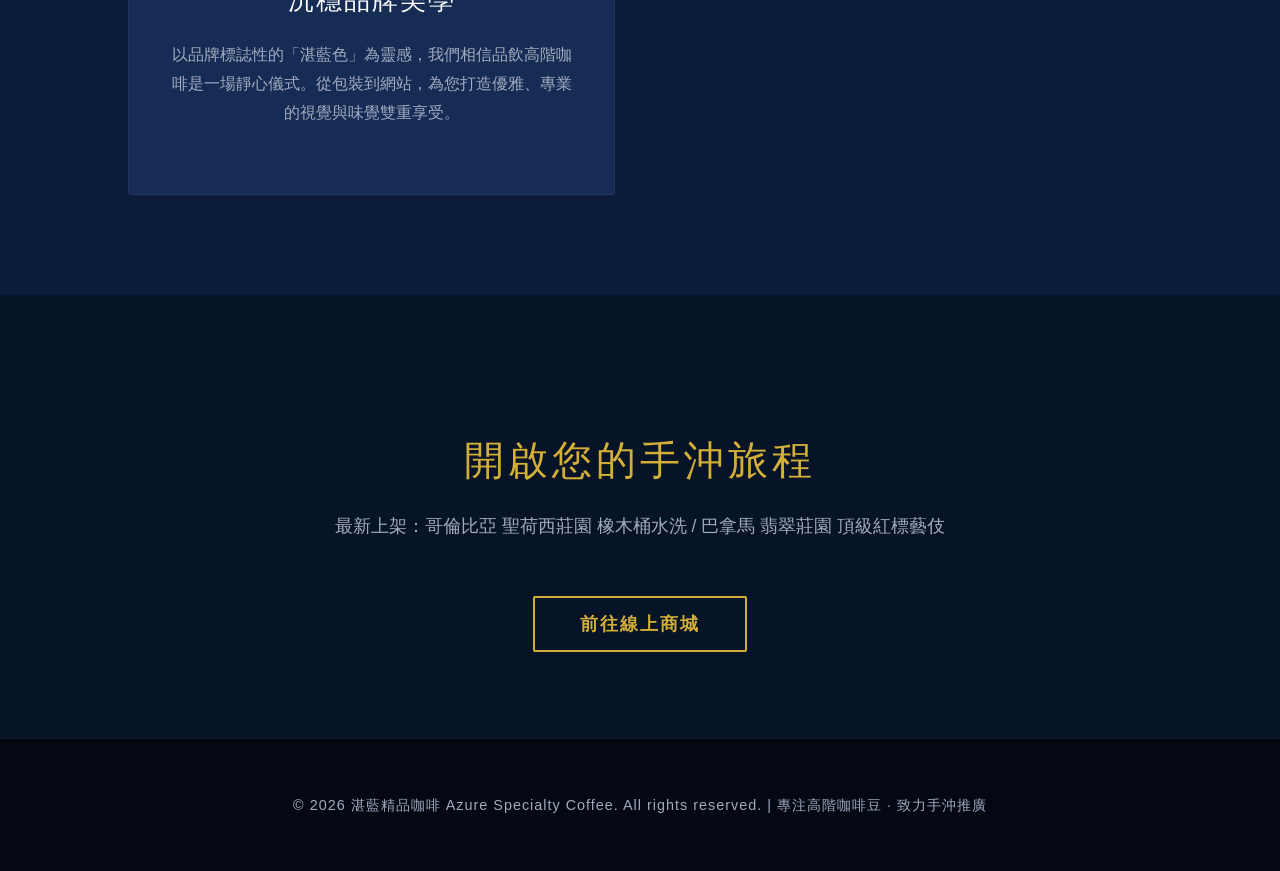
<file: w1/index.html>
<!DOCTYPE html>
<html lang="zh-TW">
<head>
    <meta charset="UTF-8">
    <meta name="viewport" content="width=device-width, initial-scale=1.0">
    <title>湛藍精品咖啡 | 頂級手沖咖啡</title>
    <style>
        :root {
            --primary-blue: #0b1d3a;
            --secondary-blue: #162c54;
            --accent-gold: #d4af37;
            --text-light: #f8f9fa;
            --text-dark: #a0abc0;
        }
        body {
            margin: 0;
            padding: 0;
            font-family: 'Helvetica Neue', Arial, 'Microsoft JhengHei', sans-serif;
            background-color: var(--primary-blue);
            color: var(--text-light);
            line-height: 1.6;
        }
        header {
            display: flex;
            justify-content: space-between;
            align-items: center;
            padding: 20px 60px;
            background-color: rgba(11, 29, 58, 0.98);
            position: sticky;
            top: 0;
            z-index: 1000;
            border-bottom: 1px solid rgba(212, 175, 55, 0.2);
            box-shadow: 0 4px 6px rgba(0,0,0,0.1);
        }
        .logo {
            font-size: 26px;
            font-weight: 700;
            color: var(--accent-gold);
            text-decoration: none;
            letter-spacing: 3px;
            display: flex;
            align-items: center;
            gap: 10px;
        }
        nav {
            display: flex;
            gap: 40px;
        }
        nav a {
            color: var(--text-light);
            text-decoration: none;
            font-size: 16px;
            letter-spacing: 1px;
            transition: color 0.3s ease;
        }
        nav a:hover {
            color: var(--accent-gold);
        }
        .hero {
            height: 85vh;
            display: flex;
            flex-direction: column;
            justify-content: center;
            align-items: center;
            text-align: center;
            background: linear-gradient(135deg, rgba(11,29,58,0.9) 0%, rgba(5,13,26,0.9) 100%), 
                        url('https://images.unsplash.com/photo-1497935586351-b67a49e012bf?ixlib=rb-1.2.1&auto=format&fit=crop&w=1920&q=80') no-repeat center center/cover;
            background-blend-mode: overlay;
            padding: 0 20px;
        }
        .hero h1 {
            font-size: 4.5rem;
            margin-bottom: 20px;
            letter-spacing: 6px;
            color: #ffffff;
            font-weight: 300;
            text-shadow: 2px 2px 4px rgba(0,0,0,0.5);
        }
        .hero p {
            font-size: 1.25rem;
            max-width: 650px;
            color: #d1d8e0;
            margin-bottom: 50px;
            letter-spacing: 1.5px;
        }
        .btn {
            padding: 16px 45px;
            background-color: var(--accent-gold);
            color: #000;
            text-decoration: none;
            font-size: 1.1rem;
            font-weight: bold;
            border-radius: 2px;
            transition: all 0.3s ease;
            letter-spacing: 2px;
        }
        .btn:hover {
            background-color: #fce28b;
            transform: translateY(-3px);
            box-shadow: 0 10px 20px rgba(0,0,0,0.2);
        }
        .section {
            padding: 100px 10%;
        }
        .section-title {
            text-align: center;
            font-size: 2.5rem;
            color: var(--accent-gold);
            margin-bottom: 20px;
            font-weight: 300;
            letter-spacing: 4px;
        }
        .section-subtitle {
            text-align: center;
            color: var(--text-dark);
            margin-bottom: 70px;
            font-size: 1.1rem;
        }
        .features {
            display: grid;
            grid-template-columns: repeat(auto-fit, minmax(320px, 1fr));
            gap: 50px;
        }
        .feature-card {
            background-color: var(--secondary-blue);
            padding: 50px 40px;
            border-radius: 4px;
            text-align: center;
            border: 1px solid rgba(255,255,255,0.05);
            transition: all 0.4s ease;
            position: relative;
            overflow: hidden;
        }
        .feature-card::before {
            content: '';
            position: absolute;
            top: 0; left: 0; width: 100%; height: 3px;
            background-color: var(--accent-gold);
            transform: scaleX(0);
            transition: transform 0.4s ease;
        }
        .feature-card:hover::before {
            transform: scaleX(1);
        }
        .feature-card:hover {
            transform: translateY(-10px);
            box-shadow: 0 15px 30px rgba(0,0,0,0.3);
            border-color: rgba(212, 175, 55, 0.3);
        }
        .feature-card h3 {
            font-size: 1.6rem;
            margin-bottom: 20px;
            color: #fff;
            font-weight: 400;
            letter-spacing: 2px;
        }
        .feature-card p {
            color: var(--text-dark);
            font-size: 1rem;
            line-height: 1.8;
        }
        .shop-section {
            background-color: #071326;
            text-align: center;
        }
        footer {
            text-align: center;
            padding: 40px;
            background-color: #030812;
            color: var(--text-dark);
            font-size: 0.9rem;
            border-top: 1px solid rgba(255,255,255,0.05);
            letter-spacing: 1px;
        }
    </style>
</head>
<body>
    <header>
        <a href="#" class="logo">湛藍精品咖啡</a>
        <nav>
            <a href="#about">品牌哲學</a>
            <a href="#beans">高階豆單</a>
            <a href="#brew">手沖藝術</a>
            <a href="#shop">選購咖啡</a>
        </nav>
    </header>

    <section class="hero">
        <h1>演繹手沖的極致純粹</h1>
        <p>專為手沖咖啡愛好者打造的精品殿堂。<br>嚴選世界級高階莊園咖啡豆，在深藍的靜謐中，品味每一滴萃取的醇厚與芬芳。</p>
        <a href="#shop" class="btn">探索頂級咖啡豆</a>
    </section>

    <section id="about" class="section">
        <h2 class="section-title">為什麼選擇湛藍？</h2>
        <p class="section-subtitle">我們專注於手沖咖啡的每一個細節，只為呈現最完美的風味。</p>
        
        <div class="features">
            <div class="feature-card">
                <h3>高階咖啡生豆</h3>
                <p>由國際認證尋豆師親赴產區，嚴選巴拿馬藝伎、衣索比亞等頂尖莊園微批次生豆，確保風味的稀有與獨特，滿足挑剔的味蕾。</p>
            </div>
            <div class="feature-card">
                <h3>專屬手沖烘焙</h3>
                <p>揚棄流水線式的量產，採用小鍋精緻烘焙。針對每款豆子的含水率與密度，量身打造專屬烘焙曲線，完美釋放花果香氣與層次。</p>
            </div>
            <div class="feature-card">
                <h3>沉穩品牌美學</h3>
                <p>以品牌標誌性的「湛藍色」為靈感，我們相信品飲高階咖啡是一場靜心儀式。從包裝到網站，為您打造優雅、專業的視覺與味覺雙重享受。</p>
            </div>
        </div>
    </section>

    <section id="shop" class="section shop-section">
        <h2 class="section-title">開啟您的手沖旅程</h2>
        <p class="section-subtitle">最新上架：哥倫比亞 聖荷西莊園 橡木桶水洗 / 巴拿馬 翡翠莊園 頂級紅標藝伎</p>
        <a href="#" class="btn" style="background-color: transparent; border: 2px solid var(--accent-gold); color: var(--accent-gold);">前往線上商城</a>
    </section>

    <footer>
        <p>&copy; 2026 湛藍精品咖啡 Azure Specialty Coffee. All rights reserved. | 專注高階咖啡豆 · 致力手沖推廣</p>
    </footer>
</body>
</html>
</file>
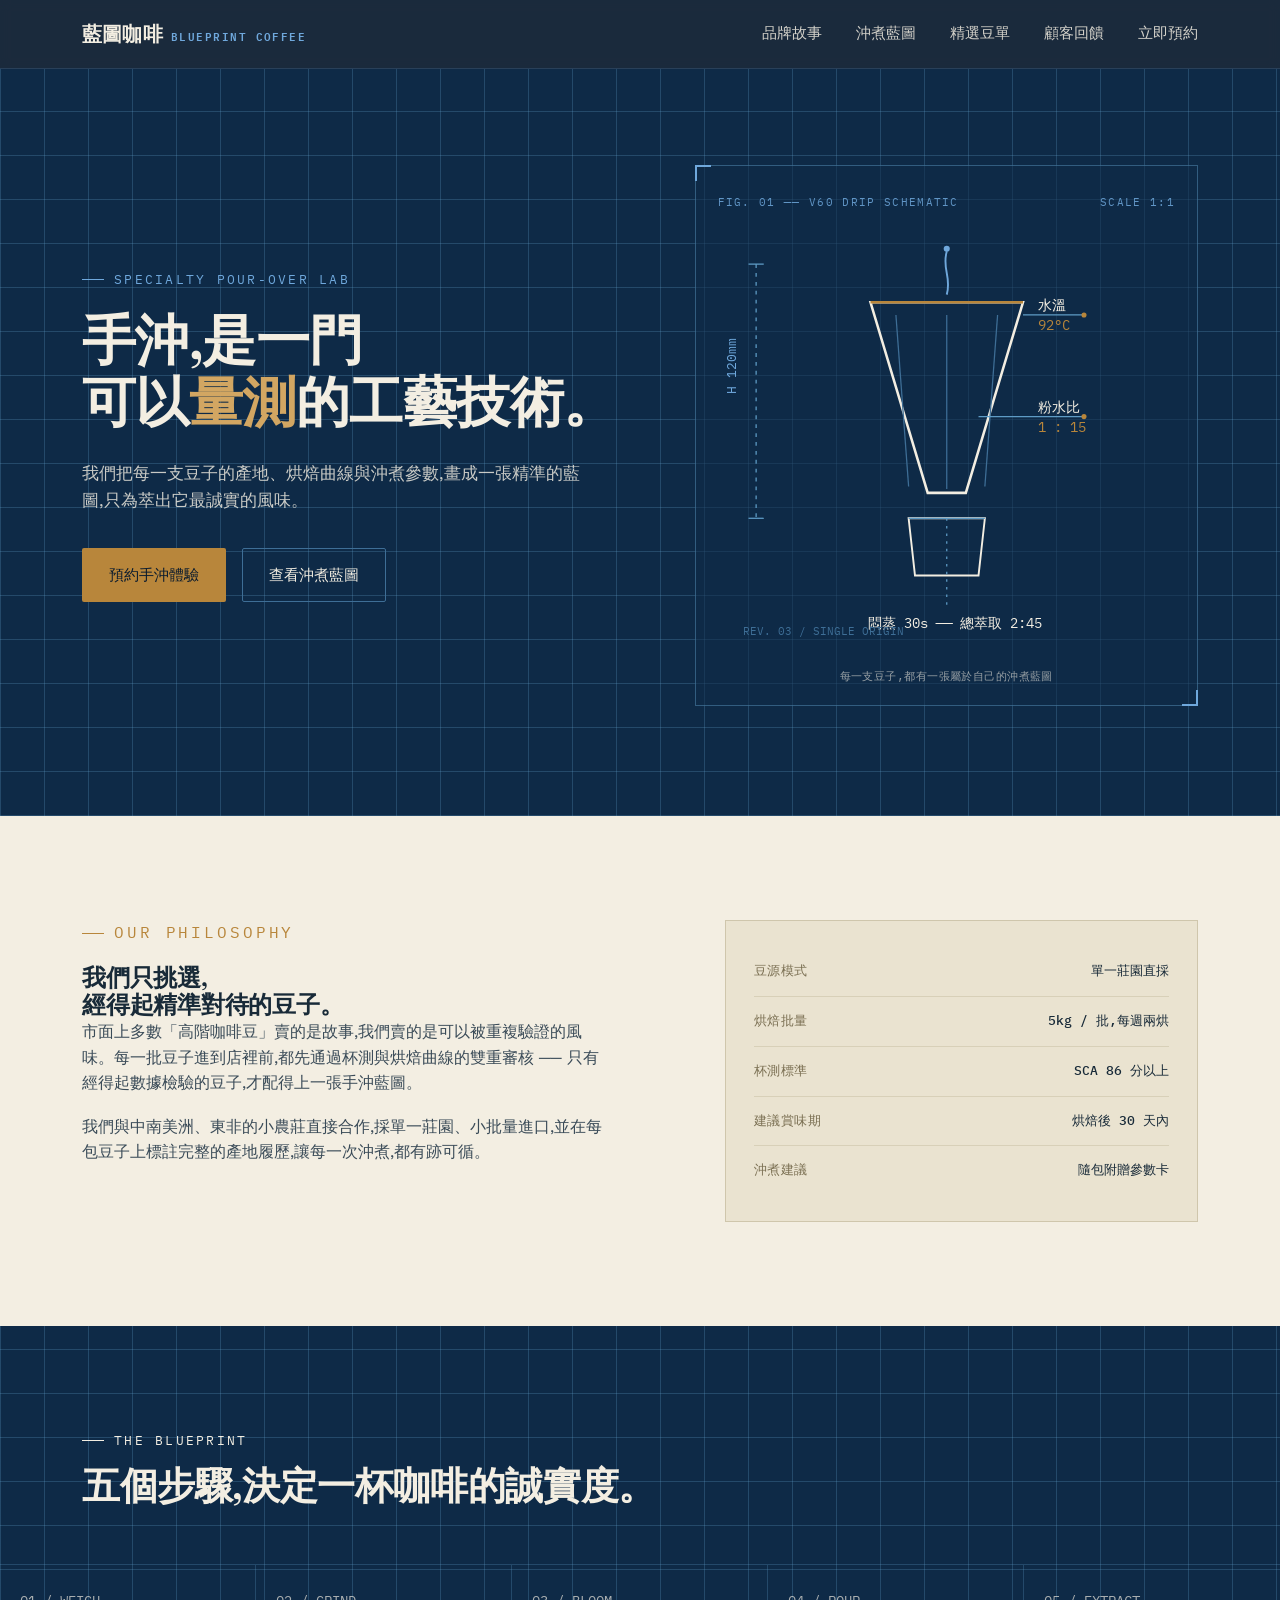
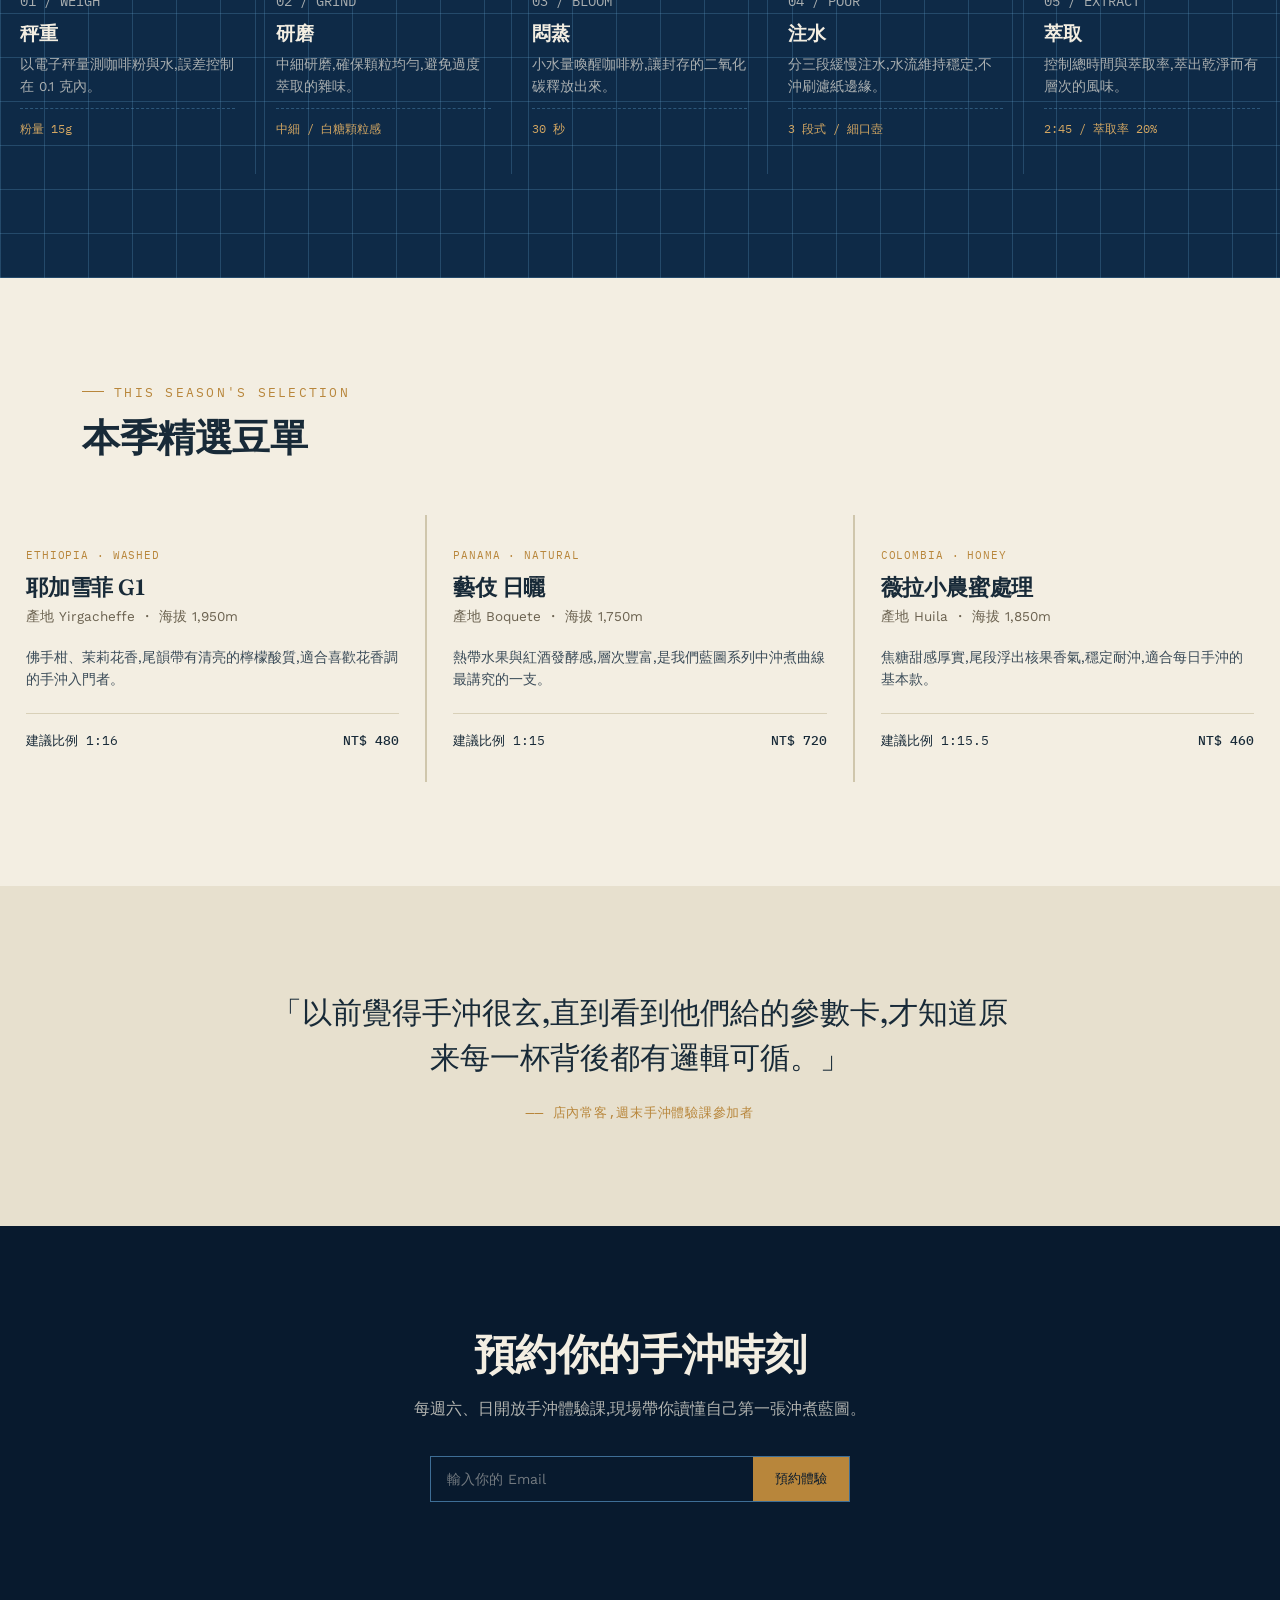
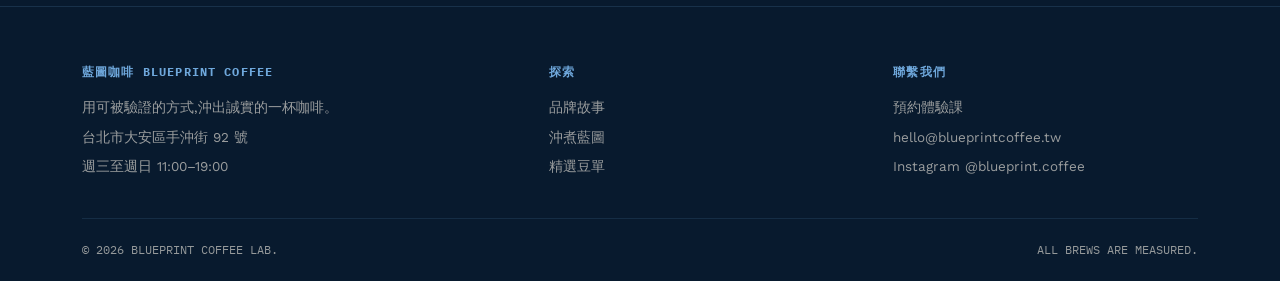
<file: week3/index.html>
<!DOCTYPE html>
<html lang="zh-Hant">
<head>
<meta charset="UTF-8">
<meta name="viewport" content="width=device-width, initial-scale=1.0">
<title>藍圖咖啡 Blueprint Coffee ── 精準手沖,誠實風味</title>
<link rel="preconnect" href="https://fonts.googleapis.com">
<link rel="preconnect" href="https://fonts.gstatic.com" crossorigin>
<link href="https://fonts.googleapis.com/css2?family=Fraunces:opsz,wght@9..144,400;9..144,500;9..144,600;9..144,700&family=Work+Sans:wght@300;400;500;600&family=IBM+Plex+Mono:wght@400;500&display=swap" rel="stylesheet">
<style>
  :root{
    --ink-black:#081A2E;
    --blueprint:#0E2A47;
    --blueprint-line:#3E6E96;
    --blueprint-line-soft:rgba(94,155,197,0.28);
    --paper:#F3EEE2;
    --paper-dim:#E7E0CE;
    --brass:#B8863B;
    --brass-light:#D2A662;
    --sky:#6FA8DC;
    --ink-on-paper:#182A38;
    --max-w:1180px;
  }

  *{margin:0;padding:0;box-sizing:border-box;}
  html{scroll-behavior:smooth;}
  body{
    font-family:'Work Sans', sans-serif;
    background:var(--paper);
    color:var(--ink-on-paper);
    line-height:1.6;
    -webkit-font-smoothing:antialiased;
  }
  a{color:inherit;text-decoration:none;}
  img,svg{display:block;max-width:100%;}
  .container{max-width:var(--max-w);margin:0 auto;padding:0 32px;}
  .eyebrow{
    font-family:'IBM Plex Mono', monospace;
    font-size:12.5px;
    letter-spacing:0.18em;
    text-transform:uppercase;
    display:flex;
    align-items:center;
    gap:10px;
  }
  .eyebrow::before{
    content:"";
    width:22px;height:1px;
    background:currentColor;
    display:inline-block;
  }
  h1,h2,h3{
    font-family:'Fraunces', serif;
    font-weight:600;
    line-height:1.15;
    letter-spacing:-0.01em;
  }
  .btn{
    display:inline-flex;
    align-items:center;
    gap:10px;
    padding:14px 26px;
    border-radius:2px;
    font-family:'Work Sans', sans-serif;
    font-size:15px;
    font-weight:500;
    border:1px solid transparent;
    cursor:pointer;
    transition:transform .25s ease, background .25s ease, border-color .25s ease, color .25s ease;
  }
  .btn:focus-visible{outline:2px solid var(--sky);outline-offset:3px;}
  .btn-primary{background:var(--brass);color:var(--ink-black);}
  .btn-primary:hover{background:var(--brass-light);transform:translateY(-1px);}
  .btn-ghost{border-color:var(--blueprint-line);color:var(--paper);}
  .btn-ghost:hover{border-color:var(--sky);color:var(--sky);}
  .btn-ghost.on-paper{border-color:var(--ink-on-paper);color:var(--ink-on-paper);}
  .btn-ghost.on-paper:hover{border-color:var(--brass);color:var(--brass);}

  /* ---------- NAV ---------- */
  header{
    position:sticky;top:0;z-index:50;
    background:rgba(8,26,46,0.92);
    backdrop-filter:blur(6px);
    border-bottom:1px solid rgba(94,155,197,0.2);
  }
  nav{
    max-width:var(--max-w);margin:0 auto;padding:18px 32px;
    display:flex;align-items:center;justify-content:space-between;
    color:var(--paper);
  }
  .logo{
    font-family:'Fraunces', serif;
    font-size:20px;font-weight:600;letter-spacing:0.01em;
    color:var(--paper);display:flex;align-items:baseline;gap:8px;
  }
  .logo span{
    font-family:'IBM Plex Mono', monospace;
    font-size:10.5px;letter-spacing:0.14em;color:var(--sky);
  }
  .nav-links{display:flex;gap:34px;font-size:14.5px;}
  .nav-links a{opacity:0.85;transition:opacity .2s;}
  .nav-links a:hover{opacity:1;color:var(--sky);}
  .nav-toggle{display:none;background:none;border:none;color:var(--paper);font-size:24px;cursor:pointer;}

  @media (max-width:860px){
    .nav-links{
      position:absolute;top:100%;left:0;right:0;
      background:var(--ink-black);
      flex-direction:column;gap:0;
      max-height:0;overflow:hidden;
      transition:max-height .3s ease;
    }
    .nav-links.open{max-height:320px;}
    .nav-links a{padding:16px 32px;border-top:1px solid rgba(94,155,197,0.15);}
    .nav-toggle{display:block;}
  }

  /* ---------- HERO ---------- */
  .hero{
    background:
      repeating-linear-gradient(0deg, var(--blueprint-line-soft) 0, var(--blueprint-line-soft) 1px, transparent 1px, transparent 44px),
      repeating-linear-gradient(90deg, var(--blueprint-line-soft) 0, var(--blueprint-line-soft) 1px, transparent 1px, transparent 44px),
      var(--blueprint);
    color:var(--paper);
    padding:96px 0 110px;
    position:relative;
    overflow:hidden;
  }
  .hero-grid{
    max-width:var(--max-w);margin:0 auto;padding:0 32px;
    display:grid;grid-template-columns:1.05fr 0.95fr;gap:56px;align-items:center;
  }
  .hero h1{font-size:clamp(34px,4.6vw,54px);margin:20px 0 26px;color:var(--paper);}
  .hero h1 em{font-style:normal;color:var(--brass-light);}
  .hero p.lede{font-size:17px;max-width:46ch;color:rgba(243,238,226,0.82);margin-bottom:34px;}
  .hero-cta{display:flex;gap:16px;flex-wrap:wrap;}
  .hero-eyebrow{color:var(--sky);margin-bottom:6px;}

  .blueprint-plate{
    position:relative;
    border:1px solid rgba(94,155,197,0.45);
    background:rgba(15,42,71,0.55);
    padding:28px 22px 20px;
  }
  .blueprint-plate::before,.blueprint-plate::after,
  .plate-corner-tl,.plate-corner-br{
    content:"";position:absolute;width:14px;height:14px;
    border-color:var(--sky);
  }
  .blueprint-plate::before{top:-1px;left:-1px;border-top:2px solid var(--sky);border-left:2px solid var(--sky);}
  .blueprint-plate::after{bottom:-1px;right:-1px;border-bottom:2px solid var(--sky);border-right:2px solid var(--sky);}
  .plate-label{
    font-family:'IBM Plex Mono', monospace;font-size:11px;letter-spacing:0.12em;
    color:var(--sky);display:flex;justify-content:space-between;margin-bottom:14px;opacity:0.85;
  }
  .plate-caption{
    font-family:'IBM Plex Mono', monospace;font-size:11px;color:rgba(243,238,226,0.6);
    text-align:center;margin-top:10px;letter-spacing:0.04em;
  }

  @media (max-width:900px){
    .hero-grid{grid-template-columns:1fr;}
    .hero{padding:64px 0 76px;}
  }

  /* ---------- SECTION SHARED ---------- */
  section{padding:104px 0;}
  .section-head{max-width:640px;margin-bottom:56px;}
  .section-head h2{font-size:clamp(26px,3.2vw,38px);margin-top:14px;}
  .on-dark{background:var(--ink-black);color:var(--paper);}
  .on-dark .eyebrow{color:var(--sky);}
  .on-paper .eyebrow{color:var(--brass);}

  /* ---------- ABOUT / SPEC SHEET ---------- */
  .about-grid{display:grid;grid-template-columns:1.1fr 0.9fr;gap:64px;align-items:start;}
  .about-grid p{font-size:16px;color:#3a4b58;max-width:52ch;margin-bottom:18px;}
  .spec-sheet{border:1px solid #cfc6ac;background:#EAE3D0;padding:26px 28px;}
  .spec-row{
    display:flex;justify-content:space-between;gap:20px;
    padding:14px 0;border-bottom:1px solid #d8d0b8;
    font-family:'IBM Plex Mono', monospace;font-size:13px;
  }
  .spec-row:last-child{border-bottom:none;}
  .spec-row dt{color:#7a6f52;letter-spacing:0.04em;}
  .spec-row dd{font-weight:500;color:var(--ink-on-paper);text-align:right;}

  @media (max-width:860px){ .about-grid{grid-template-columns:1fr;} }

  /* ---------- PROCESS BLUEPRINT ---------- */
  .process{
    background:
      repeating-linear-gradient(0deg, var(--blueprint-line-soft) 0, var(--blueprint-line-soft) 1px, transparent 1px, transparent 44px),
      repeating-linear-gradient(90deg, var(--blueprint-line-soft) 0, var(--blueprint-line-soft) 1px, transparent 1px, transparent 44px),
      var(--blueprint);
    color:var(--paper);
  }
  .steps{
    display:grid;grid-template-columns:repeat(5,1fr);gap:0;
    border-top:1px solid var(--blueprint-line-soft);
  }
  .step{
    padding:26px 20px;border-right:1px solid var(--blueprint-line-soft);position:relative;
  }
  .step:last-child{border-right:none;}
  .step-index{font-family:'IBM Plex Mono', monospace;font-size:12px;color:var(--sky);margin-bottom:14px;}
  .step h3{font-size:19px;color:var(--paper);margin-bottom:10px;font-weight:600;}
  .step p{font-size:13.5px;color:rgba(243,238,226,0.68);margin-bottom:10px;}
  .step .metric{
    font-family:'IBM Plex Mono', monospace;font-size:12px;color:var(--brass-light);
    border-top:1px dashed rgba(94,155,197,0.4);padding-top:10px;
  }
  @media (max-width:960px){
    .steps{grid-template-columns:1fr 1fr;}
    .step{border-right:1px solid var(--blueprint-line-soft);border-bottom:1px solid var(--blueprint-line-soft);}
    .step:nth-child(2n){border-right:none;}
  }
  @media (max-width:560px){
    .steps{grid-template-columns:1fr;}
    .step{border-right:none;}
  }

  /* ---------- BEANS ---------- */
  .bean-grid{display:grid;grid-template-columns:repeat(3,1fr);gap:2px;background:#cfc6ac;}
  .bean-card{
    background:var(--paper);padding:32px 26px;position:relative;
    display:flex;flex-direction:column;height:100%;
  }
  .bean-tag{
    font-family:'IBM Plex Mono', monospace;font-size:11px;color:var(--brass);
    letter-spacing:0.08em;margin-bottom:10px;
  }
  .bean-card h3{font-size:22px;margin-bottom:6px;}
  .bean-origin{font-size:13.5px;color:#6b6250;margin-bottom:18px;}
  .bean-notes{font-size:14px;color:#3a4b58;margin-bottom:22px;flex-grow:1;}
  .bean-meta{
    display:flex;justify-content:space-between;align-items:center;
    border-top:1px solid #d8d0b8;padding-top:16px;
    font-family:'IBM Plex Mono', monospace;font-size:12.5px;
  }
  .bean-price{color:var(--ink-on-paper);font-weight:500;}
  @media (max-width:900px){ .bean-grid{grid-template-columns:1fr 1fr;} }
  @media (max-width:600px){ .bean-grid{grid-template-columns:1fr;} }

  /* ---------- QUOTE ---------- */
  .quote-section{background:var(--paper-dim);}
  .quote-wrap{max-width:760px;margin:0 auto;text-align:center;}
  blockquote{
    font-family:'Fraunces', serif;font-size:clamp(22px,2.6vw,30px);
    font-weight:500;line-height:1.5;color:var(--ink-on-paper);margin-bottom:22px;
  }
  .quote-attr{font-family:'IBM Plex Mono', monospace;font-size:12.5px;color:var(--brass);letter-spacing:0.06em;}

  /* ---------- CTA / FOOTER ---------- */
  .cta-section{background:var(--ink-black);color:var(--paper);text-align:center;}
  .cta-section h2{font-size:clamp(28px,3.6vw,42px);margin-bottom:18px;}
  .cta-section p{color:rgba(243,238,226,0.72);max-width:48ch;margin:0 auto 34px;}
  .cta-form{
    display:flex;max-width:420px;margin:0 auto;gap:0;border:1px solid var(--blueprint-line);
  }
  .cta-form input{
    flex:1;background:transparent;border:none;padding:14px 16px;
    color:var(--paper);font-family:'Work Sans', sans-serif;font-size:14px;
  }
  .cta-form input::placeholder{color:rgba(243,238,226,0.45);}
  .cta-form input:focus{outline:none;}
  .cta-form button{
    background:var(--brass);color:var(--ink-black);border:none;
    padding:0 22px;font-weight:500;cursor:pointer;font-family:'Work Sans', sans-serif;
    transition:background .2s;
  }
  .cta-form button:hover{background:var(--brass-light);}

  footer{background:var(--ink-black);border-top:1px solid rgba(94,155,197,0.18);color:rgba(243,238,226,0.6);}
  .footer-grid{
    display:grid;grid-template-columns:1.4fr 1fr 1fr;gap:40px;padding:56px 0 32px;
    font-size:13.5px;
  }
  .footer-grid h4{
    font-family:'IBM Plex Mono', monospace;font-size:11.5px;letter-spacing:0.1em;
    color:var(--sky);margin-bottom:16px;text-transform:uppercase;
  }
  .footer-grid p, .footer-grid a{display:block;margin-bottom:8px;color:rgba(243,238,226,0.62);}
  .footer-grid a:hover{color:var(--paper);}
  .footer-bottom{
    border-top:1px solid rgba(94,155,197,0.15);padding:22px 0;
    font-family:'IBM Plex Mono', monospace;font-size:11.5px;
    display:flex;justify-content:space-between;flex-wrap:wrap;gap:10px;
  }
  @media (max-width:700px){ .footer-grid{grid-template-columns:1fr;} }

  /* ---------- REVEAL ---------- */
  .reveal{opacity:0;transform:translateY(18px);transition:opacity .7s ease, transform .7s ease;}
  .reveal.in{opacity:1;transform:translateY(0);}
  @media (prefers-reduced-motion: reduce){
    .reveal{opacity:1;transform:none;transition:none;}
    html{scroll-behavior:auto;}
  }
</style>
</head>
<body>

<header>
  <nav>
    <a href="#top" class="logo">藍圖咖啡<span>BLUEPRINT COFFEE</span></a>
    <button class="nav-toggle" id="navToggle" aria-label="開啟選單" aria-expanded="false">☰</button>
    <div class="nav-links" id="navLinks">
      <a href="#about">品牌故事</a>
      <a href="#process">沖煮藍圖</a>
      <a href="#beans">精選豆單</a>
      <a href="#quote">顧客回饋</a>
      <a href="#cta">立即預約</a>
    </div>
  </nav>
</header>

<section class="hero" id="top">
  <div class="hero-grid">
    <div>
      <p class="eyebrow hero-eyebrow">SPECIALTY POUR-OVER LAB</p>
      <h1>手沖,是一門<br>可以<em>量測</em>的工藝技術。</h1>
      <p class="lede">我們把每一支豆子的產地、烘焙曲線與沖煮參數,畫成一張精準的藍圖,只為萃出它最誠實的風味。</p>
      <div class="hero-cta">
        <a href="#cta" class="btn btn-primary">預約手沖體驗</a>
        <a href="#process" class="btn btn-ghost">查看沖煮藍圖</a>
      </div>
    </div>

    <div class="blueprint-plate reveal">
      <div class="plate-label"><span>FIG. 01 ── V60 DRIP SCHEMATIC</span><span>SCALE 1:1</span></div>
      <svg viewBox="0 0 360 340" xmlns="http://www.w3.org/2000/svg" role="img" aria-label="V60 手沖濾杯示意圖,標註水溫、粉水比、悶蒸與總萃取時間">
        <!-- dimension lines -->
        <line x1="30" y1="30" x2="30" y2="230" stroke="#5E9BC5" stroke-width="1" stroke-dasharray="3 4"/>
        <line x1="24" y1="30" x2="36" y2="30" stroke="#5E9BC5" stroke-width="1"/>
        <line x1="24" y1="230" x2="36" y2="230" stroke="#5E9BC5" stroke-width="1"/>
        <text x="14" y="132" fill="#6FA8DC" font-size="10" font-family="IBM Plex Mono, monospace" transform="rotate(-90 14 132)">H 120mm</text>

        <!-- dripper cone -->
        <path d="M120 60 L240 60 L195 210 L165 210 Z" fill="none" stroke="#F3EEE2" stroke-width="2"/>
        <path d="M120 60 L240 60" stroke="#B8863B" stroke-width="2"/>
        <!-- ribs -->
        <line x1="140" y1="70" x2="150" y2="205" stroke="#3E6E96" stroke-width="1"/>
        <line x1="180" y1="70" x2="180" y2="207" stroke="#3E6E96" stroke-width="1"/>
        <line x1="220" y1="70" x2="210" y2="205" stroke="#3E6E96" stroke-width="1"/>

        <!-- server -->
        <path d="M150 230 L210 230 L205 275 L155 275 Z" fill="none" stroke="#F3EEE2" stroke-width="1.5"/>
        <line x1="150" y1="230" x2="210" y2="230" stroke="#5E9BC5" stroke-width="1"/>

        <!-- pour line + droplets -->
        <path d="M180 20 C176 34, 184 40, 180 54" stroke="#6FA8DC" stroke-width="1.5" fill="none"/>
        <circle cx="180" cy="18" r="2.4" fill="#6FA8DC"/>

        <!-- annotation callouts -->
        <line x1="240" y1="70" x2="288" y2="70" stroke="#5E9BC5" stroke-width="1"/>
        <circle cx="288" cy="70" r="2" fill="#B8863B"/>
        <text x="252" y="66" fill="#F3EEE2" font-size="11" font-family="IBM Plex Mono, monospace">水溫</text>
        <text x="252" y="82" fill="#B8863B" font-size="11" font-family="IBM Plex Mono, monospace">92°C</text>

        <line x1="205" y1="150" x2="288" y2="150" stroke="#5E9BC5" stroke-width="1"/>
        <circle cx="288" cy="150" r="2" fill="#B8863B"/>
        <text x="252" y="146" fill="#F3EEE2" font-size="11" font-family="IBM Plex Mono, monospace">粉水比</text>
        <text x="252" y="162" fill="#B8863B" font-size="11" font-family="IBM Plex Mono, monospace">1 : 15</text>

        <line x1="180" y1="230" x2="180" y2="300" stroke="#5E9BC5" stroke-width="1" stroke-dasharray="2 4"/>
        <text x="118" y="316" fill="#F3EEE2" font-size="11" font-family="IBM Plex Mono, monospace">悶蒸 30s ── 總萃取 2:45</text>

        <!-- corner tick -->
        <text x="20" y="322" fill="#3E6E96" font-size="9" font-family="IBM Plex Mono, monospace">REV. 03 / SINGLE ORIGIN</text>
      </svg>
      <p class="plate-caption">每一支豆子,都有一張屬於自己的沖煮藍圖</p>
    </div>
  </div>
</section>

<section class="on-paper" id="about">
  <div class="container">
    <div class="about-grid">
      <div class="reveal">
        <p class="eyebrow">OUR PHILOSOPHY</p>
        <h2>我們只挑選,<br>經得起精準對待的豆子。</h2>
        <p>市面上多數「高階咖啡豆」賣的是故事,我們賣的是可以被重複驗證的風味。每一批豆子進到店裡前,都先通過杯測與烘焙曲線的雙重審核 ── 只有經得起數據檢驗的豆子,才配得上一張手沖藍圖。</p>
        <p>我們與中南美洲、東非的小農莊直接合作,採單一莊園、小批量進口,並在每包豆子上標註完整的產地履歷,讓每一次沖煮,都有跡可循。</p>
      </div>
      <dl class="spec-sheet reveal">
        <div class="spec-row"><dt>豆源模式</dt><dd>單一莊園直採</dd></div>
        <div class="spec-row"><dt>烘焙批量</dt><dd>5kg / 批,每週兩烘</dd></div>
        <div class="spec-row"><dt>杯測標準</dt><dd>SCA 86 分以上</dd></div>
        <div class="spec-row"><dt>建議賞味期</dt><dd>烘焙後 30 天內</dd></div>
        <div class="spec-row"><dt>沖煮建議</dt><dd>隨包附贈參數卡</dd></div>
      </dl>
    </div>
  </div>
</section>

<section class="process" id="process">
  <div class="container">
    <div class="section-head reveal">
      <p class="eyebrow">THE BLUEPRINT</p>
      <h2>五個步驟,決定一杯咖啡的誠實度。</h2>
    </div>
  </div>
  <div class="steps reveal">
    <div class="step">
      <p class="step-index">01 / WEIGH</p>
      <h3>秤重</h3>
      <p>以電子秤量測咖啡粉與水,誤差控制在 0.1 克內。</p>
      <p class="metric">粉量 15g</p>
    </div>
    <div class="step">
      <p class="step-index">02 / GRIND</p>
      <h3>研磨</h3>
      <p>中細研磨,確保顆粒均勻,避免過度萃取的雜味。</p>
      <p class="metric">中細 / 白糖顆粒感</p>
    </div>
    <div class="step">
      <p class="step-index">03 / BLOOM</p>
      <h3>悶蒸</h3>
      <p>小水量喚醒咖啡粉,讓封存的二氧化碳釋放出來。</p>
      <p class="metric">30 秒</p>
    </div>
    <div class="step">
      <p class="step-index">04 / POUR</p>
      <h3>注水</h3>
      <p>分三段緩慢注水,水流維持穩定,不沖刷濾紙邊緣。</p>
      <p class="metric">3 段式 / 細口壺</p>
    </div>
    <div class="step">
      <p class="step-index">05 / EXTRACT</p>
      <h3>萃取</h3>
      <p>控制總時間與萃取率,萃出乾淨而有層次的風味。</p>
      <p class="metric">2:45 / 萃取率 20%</p>
    </div>
  </div>
</section>

<section class="on-paper" id="beans">
  <div class="container">
    <div class="section-head reveal">
      <p class="eyebrow">THIS SEASON'S SELECTION</p>
      <h2>本季精選豆單</h2>
    </div>
  </div>
  <div class="bean-grid reveal">
    <div class="bean-card">
      <p class="bean-tag">ETHIOPIA · WASHED</p>
      <h3>耶加雪菲 G1</h3>
      <p class="bean-origin">產地 Yirgacheffe ・ 海拔 1,950m</p>
      <p class="bean-notes">佛手柑、茉莉花香,尾韻帶有清亮的檸檬酸質,適合喜歡花香調的手沖入門者。</p>
      <div class="bean-meta"><span>建議比例 1:16</span><span class="bean-price">NT$ 480</span></div>
    </div>
    <div class="bean-card">
      <p class="bean-tag">PANAMA · NATURAL</p>
      <h3>藝伎 日曬</h3>
      <p class="bean-origin">產地 Boquete ・ 海拔 1,750m</p>
      <p class="bean-notes">熱帶水果與紅酒發酵感,層次豐富,是我們藍圖系列中沖煮曲線最講究的一支。</p>
      <div class="bean-meta"><span>建議比例 1:15</span><span class="bean-price">NT$ 720</span></div>
    </div>
    <div class="bean-card">
      <p class="bean-tag">COLOMBIA · HONEY</p>
      <h3>薇拉小農蜜處理</h3>
      <p class="bean-origin">產地 Huila ・ 海拔 1,850m</p>
      <p class="bean-notes">焦糖甜感厚實,尾段浮出核果香氣,穩定耐沖,適合每日手沖的基本款。</p>
      <div class="bean-meta"><span>建議比例 1:15.5</span><span class="bean-price">NT$ 460</span></div>
    </div>
  </div>
</section>

<section class="quote-section" id="quote">
  <div class="container">
    <div class="quote-wrap reveal">
      <blockquote>「以前覺得手沖很玄,直到看到他們給的參數卡,才知道原来每一杯背後都有邏輯可循。」</blockquote>
      <p class="quote-attr">── 店內常客,週末手沖體驗課參加者</p>
    </div>
  </div>
</section>

<section class="cta-section" id="cta">
  <div class="container">
    <h2 class="reveal">預約你的手沖時刻</h2>
    <p class="reveal">每週六、日開放手沖體驗課,現場帶你讀懂自己第一張沖煮藍圖。</p>
    <form class="cta-form reveal" onsubmit="event.preventDefault(); this.querySelector('button').textContent='已收到,我們會盡快聯繫';">
      <input type="email" placeholder="輸入你的 Email" required aria-label="Email">
      <button type="submit">預約體驗</button>
    </form>
  </div>
</section>

<footer>
  <div class="container">
    <div class="footer-grid">
      <div>
        <h4>藍圖咖啡 BLUEPRINT COFFEE</h4>
        <p>用可被驗證的方式,沖出誠實的一杯咖啡。</p>
        <p>台北市大安區手沖街 92 號</p>
        <p>週三至週日 11:00–19:00</p>
      </div>
      <div>
        <h4>探索</h4>
        <a href="#about">品牌故事</a>
        <a href="#process">沖煮藍圖</a>
        <a href="#beans">精選豆單</a>
      </div>
      <div>
        <h4>聯繫我們</h4>
        <a href="#cta">預約體驗課</a>
        <a href="mailto:hello@blueprintcoffee.tw">hello@blueprintcoffee.tw</a>
        <a href="#top">Instagram @blueprint.coffee</a>
      </div>
    </div>
    <div class="footer-bottom">
      <span>© 2026 BLUEPRINT COFFEE LAB.</span>
      <span>ALL BREWS ARE MEASURED.</span>
    </div>
  </div>
</footer>

<script>
  // mobile nav toggle
  const navToggle = document.getElementById('navToggle');
  const navLinks = document.getElementById('navLinks');
  navToggle.addEventListener('click', () => {
    const isOpen = navLinks.classList.toggle('open');
    navToggle.setAttribute('aria-expanded', isOpen);
  });
  navLinks.querySelectorAll('a').forEach(a => a.addEventListener('click', () => {
    navLinks.classList.remove('open');
    navToggle.setAttribute('aria-expanded', 'false');
  }));

  // scroll reveal
  const prefersReduced = window.matchMedia('(prefers-reduced-motion: reduce)').matches;
  if (!prefersReduced && 'IntersectionObserver' in window) {
    const io = new IntersectionObserver((entries) => {
      entries.forEach(entry => {
        if (entry.isIntersecting) {
          entry.target.classList.add('in');
          io.unobserve(entry.target);
        }
      });
    }, { threshold: 0.15 });
    document.querySelectorAll('.reveal').forEach(el => io.observe(el));
  } else {
    document.querySelectorAll('.reveal').forEach(el => el.classList.add('in'));
  }
</script>

</body>
</html>
</file>
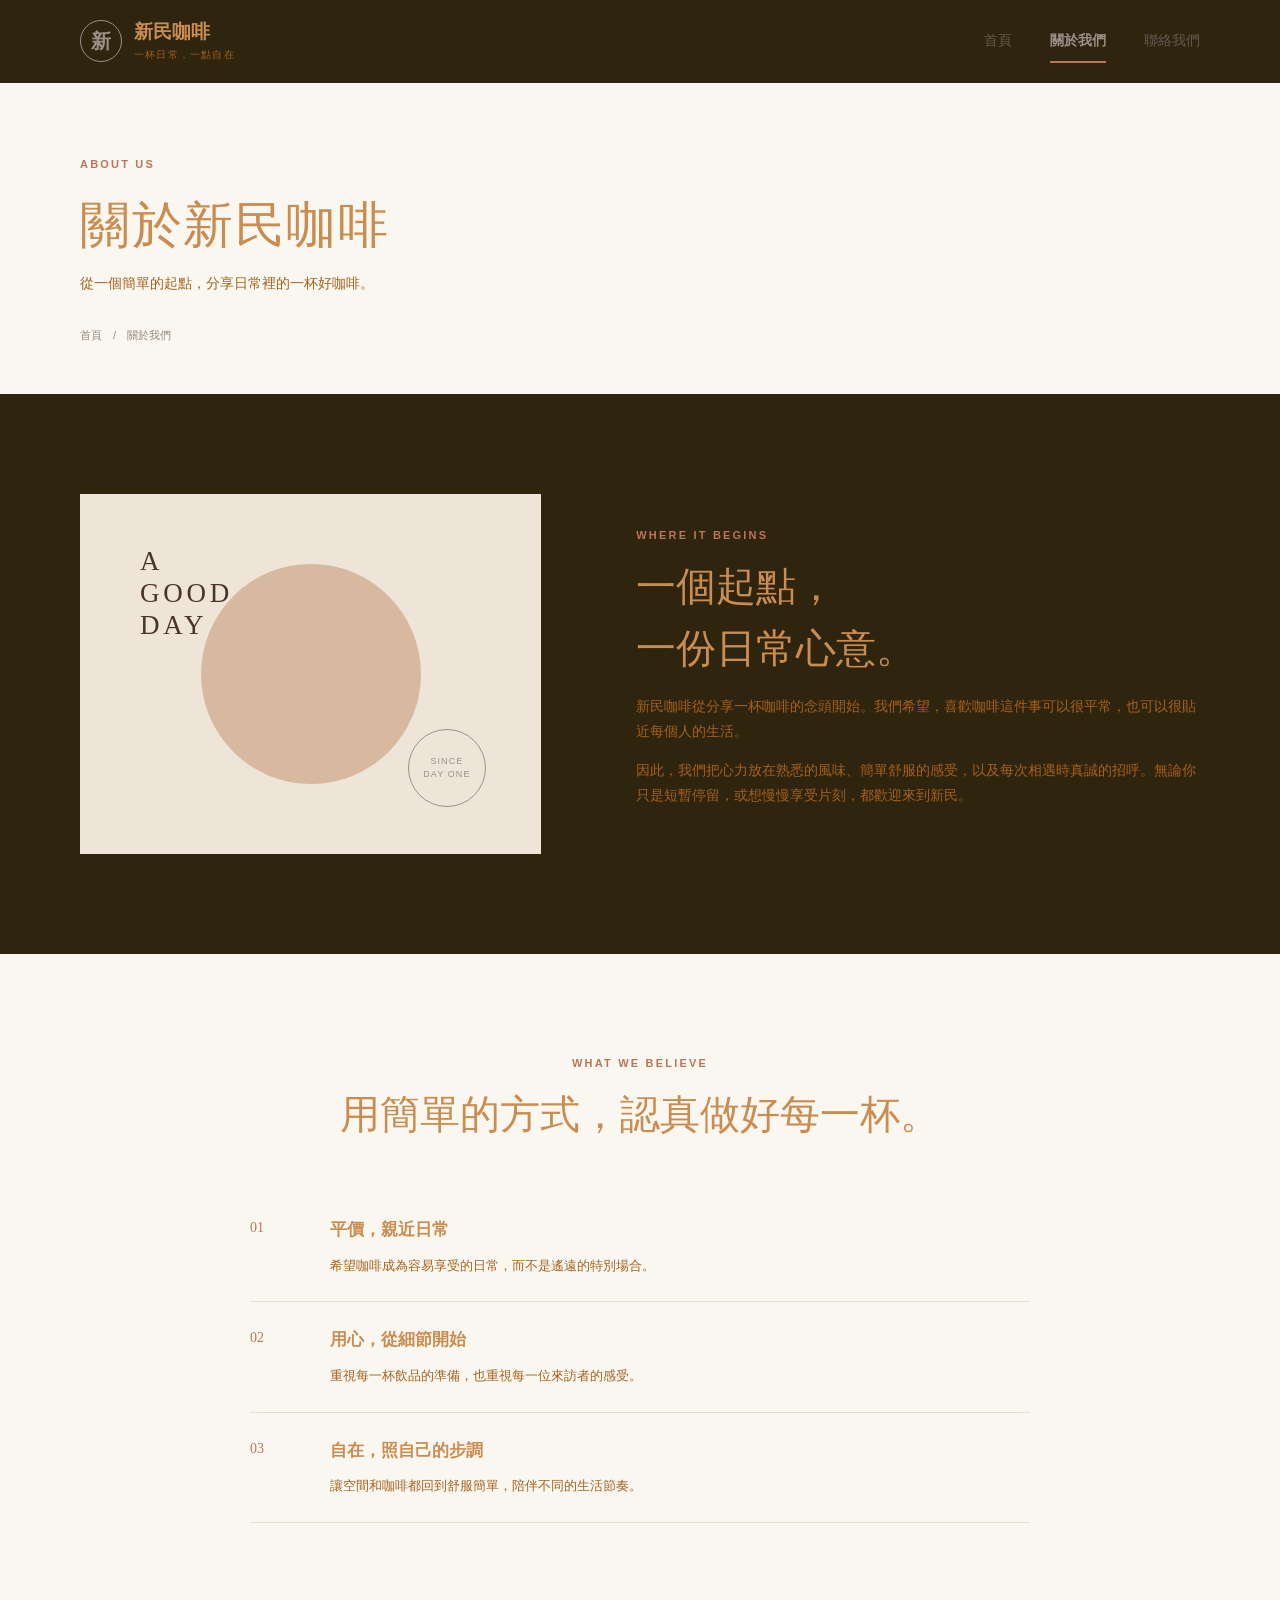
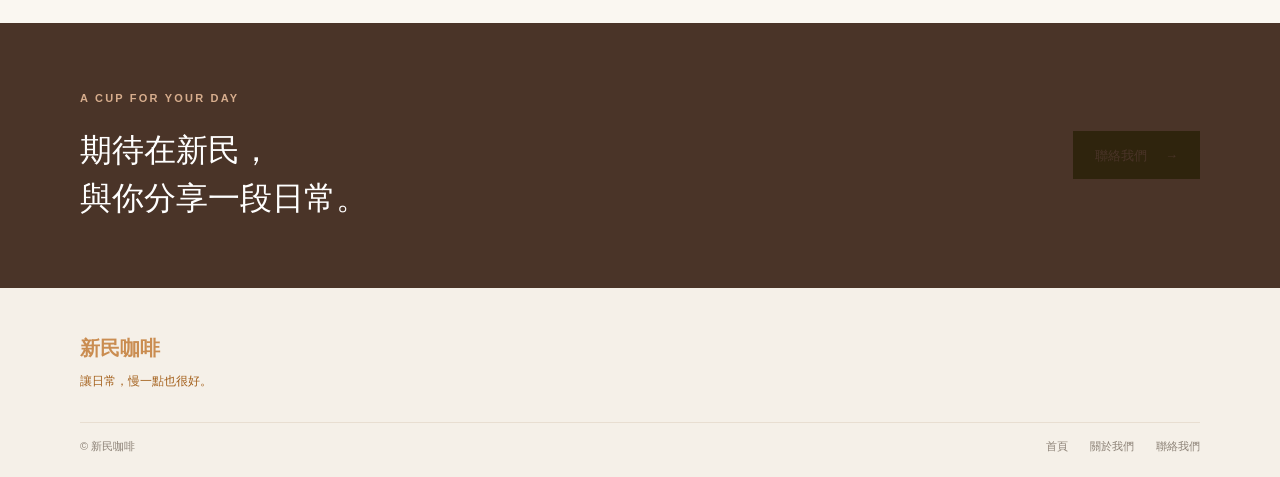
<file: pages/about.html>
﻿<!doctype html>
<html lang="zh-Hant">
<head>
  <meta charset="utf-8">
  <meta name="viewport" content="width=device-width, initial-scale=1">
  <meta name="description" content="認識新民咖啡的起點、經營理念與日常風味。">
  <title>關於我們｜新民咖啡</title>
  <link rel="stylesheet" href="assets/css/site.css">
  <script src="assets/js/site.js" defer></script>
</head>
<body>
  <a class="skip-link" href="#main">跳至主要內容</a>
  <header class="site-header"><div class="container header-inner">
    <a class="brand" href="index.html" aria-label="新民咖啡首頁"><span class="brand-mark" aria-hidden="true">新</span><span>新民咖啡<small>一杯日常，一點自在</small></span></a>
    <button class="menu-toggle" type="button" aria-expanded="false" aria-controls="site-nav"><span></span><span></span><span class="sr-only">切換選單</span></button>
    <nav id="site-nav" class="site-nav" aria-label="主要導覽"><a href="index.html">首頁</a><a href="about.html" aria-current="page">關於我們</a><a href="contact.html">聯絡我們</a></nav>
  </div></header>
  <main id="main">
    <section class="page-hero"><div class="container"><p class="eyebrow">ABOUT US</p><h1>關於新民咖啡</h1><p>從一個簡單的起點，分享日常裡的一杯好咖啡。</p><div class="breadcrumbs"><a href="index.html">首頁</a><span aria-hidden="true">/</span><span>關於我們</span></div></div></section>
    <section class="section story"><div class="container story-grid"><div class="story-visual" aria-hidden="true"><span class="story-circle"></span><span class="story-word">A<br>GOOD<br>DAY</span><span class="story-stamp">SINCE<br>DAY ONE</span></div><div class="story-copy"><p class="eyebrow">WHERE IT BEGINS</p><h2>一個起點，<br>一份日常心意。</h2><p>新民咖啡從分享一杯咖啡的念頭開始。我們希望，喜歡咖啡這件事可以很平常，也可以很貼近每個人的生活。</p><p>因此，我們把心力放在熟悉的風味、簡單舒服的感受，以及每次相遇時真誠的招呼。無論你只是短暫停留，或想慢慢享受片刻，都歡迎來到新民。</p></div></div></section>
    <section class="section values"><div class="container"><div class="section-heading"><p class="eyebrow">WHAT WE BELIEVE</p><h2>用簡單的方式，認真做好每一杯。</h2></div><div class="value-list"><article><span>01</span><div><h3>平價，親近日常</h3><p>希望咖啡成為容易享受的日常，而不是遙遠的特別場合。</p></div></article><article><span>02</span><div><h3>用心，從細節開始</h3><p>重視每一杯飲品的準備，也重視每一位來訪者的感受。</p></div></article><article><span>03</span><div><h3>自在，照自己的步調</h3><p>讓空間和咖啡都回到舒服簡單，陪伴不同的生活節奏。</p></div></article></div></div></section>
    <section class="closing"><div class="container closing-inner"><div><p class="eyebrow">A CUP FOR YOUR DAY</p><h2>期待在新民，<br>與你分享一段日常。</h2></div><a class="button button-light" href="contact.html">聯絡我們 <span aria-hidden="true">→</span></a></div></section>
  </main>
  <footer class="site-footer"><div class="container footer-inner"><a class="footer-brand" href="index.html">新民咖啡</a><p>讓日常，慢一點也很好。</p><div class="footer-bottom"><span>© 新民咖啡</span><nav aria-label="頁尾導覽"><a href="index.html">首頁</a><a href="about.html">關於我們</a><a href="contact.html">聯絡我們</a></nav></div></div></footer>
</body>
</html>
</file>
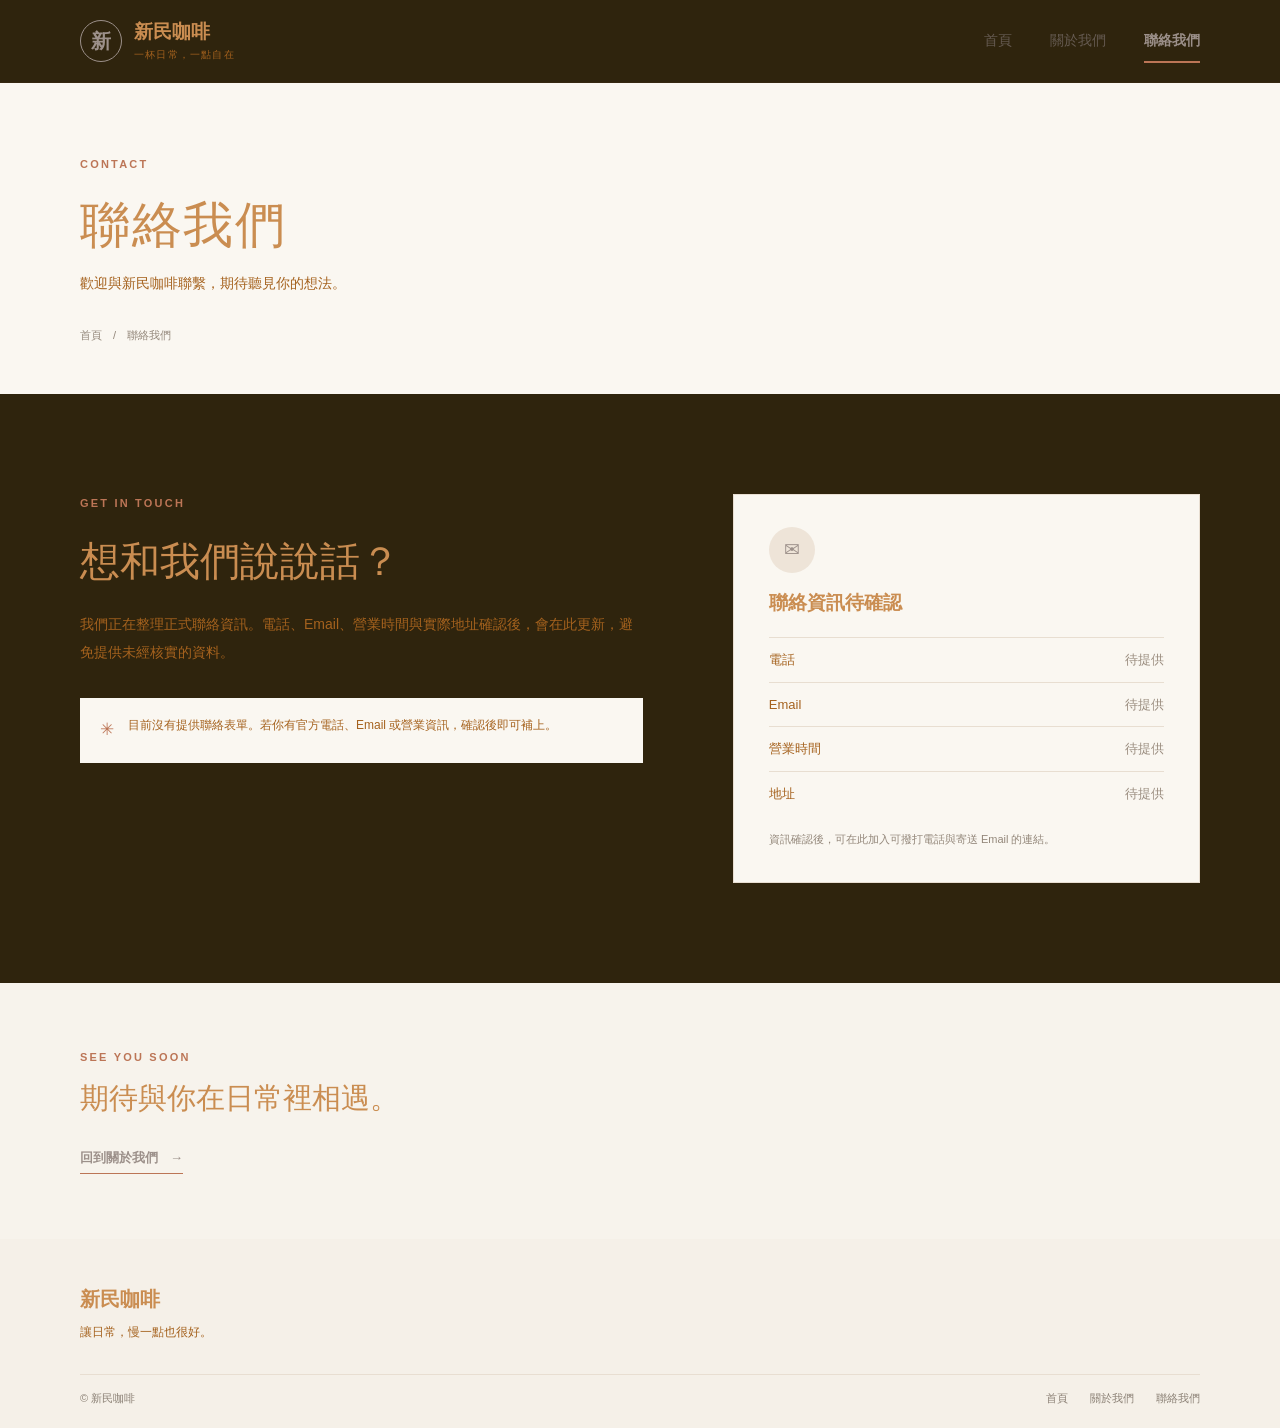
<file: pages/contact.html>
﻿<!doctype html>
<html lang="zh-Hant">
<head>
  <meta charset="utf-8">
  <meta name="viewport" content="width=device-width, initial-scale=1">
  <meta name="description" content="聯絡新民咖啡，實際聯絡資訊確認後會在此補上。">
  <title>聯絡我們｜新民咖啡</title>
  <link rel="stylesheet" href="assets/css/site.css">
  <script src="assets/js/site.js" defer></script>
</head>
<body>
  <a class="skip-link" href="#main">跳至主要內容</a>
  <header class="site-header"><div class="container header-inner">
    <a class="brand" href="index.html" aria-label="新民咖啡首頁"><span class="brand-mark" aria-hidden="true">新</span><span>新民咖啡<small>一杯日常，一點自在</small></span></a>
    <button class="menu-toggle" type="button" aria-expanded="false" aria-controls="site-nav"><span></span><span></span><span class="sr-only">切換選單</span></button>
    <nav id="site-nav" class="site-nav" aria-label="主要導覽"><a href="index.html">首頁</a><a href="about.html">關於我們</a><a href="contact.html" aria-current="page">聯絡我們</a></nav>
  </div></header>
  <main id="main">
    <section class="page-hero"><div class="container"><p class="eyebrow">CONTACT</p><h1>聯絡我們</h1><p>歡迎與新民咖啡聯繫，期待聽見你的想法。</p><div class="breadcrumbs"><a href="index.html">首頁</a><span aria-hidden="true">/</span><span>聯絡我們</span></div></div></section>
    <section class="section contact-section"><div class="container contact-grid"><div><p class="eyebrow">GET IN TOUCH</p><h2>想和我們說說話？</h2><p class="lead">我們正在整理正式聯絡資訊。電話、Email、營業時間與實際地址確認後，會在此更新，避免提供未經核實的資料。</p><div class="contact-note"><span aria-hidden="true">✳</span><p>目前沒有提供聯絡表單。若你有官方電話、Email 或營業資訊，確認後即可補上。</p></div></div><aside class="contact-card"><span class="contact-card-icon" aria-hidden="true">✉</span><h3>聯絡資訊待確認</h3><dl><div><dt>電話</dt><dd>待提供</dd></div><div><dt>Email</dt><dd>待提供</dd></div><div><dt>營業時間</dt><dd>待提供</dd></div><div><dt>地址</dt><dd>待提供</dd></div></dl><p class="small-note">資訊確認後，可在此加入可撥打電話與寄送 Email 的連結。</p></aside></div></section>
    <section class="section contact-bottom"><div class="container"><p class="eyebrow">SEE YOU SOON</p><h2>期待與你在日常裡相遇。</h2><a class="text-link" href="about.html">回到關於我們 <span aria-hidden="true">→</span></a></div></section>
  </main>
  <footer class="site-footer"><div class="container footer-inner"><a class="footer-brand" href="index.html">新民咖啡</a><p>讓日常，慢一點也很好。</p><div class="footer-bottom"><span>© 新民咖啡</span><nav aria-label="頁尾導覽"><a href="index.html">首頁</a><a href="about.html">關於我們</a><a href="contact.html">聯絡我們</a></nav></div></div></footer>
</body>
</html>
</file>
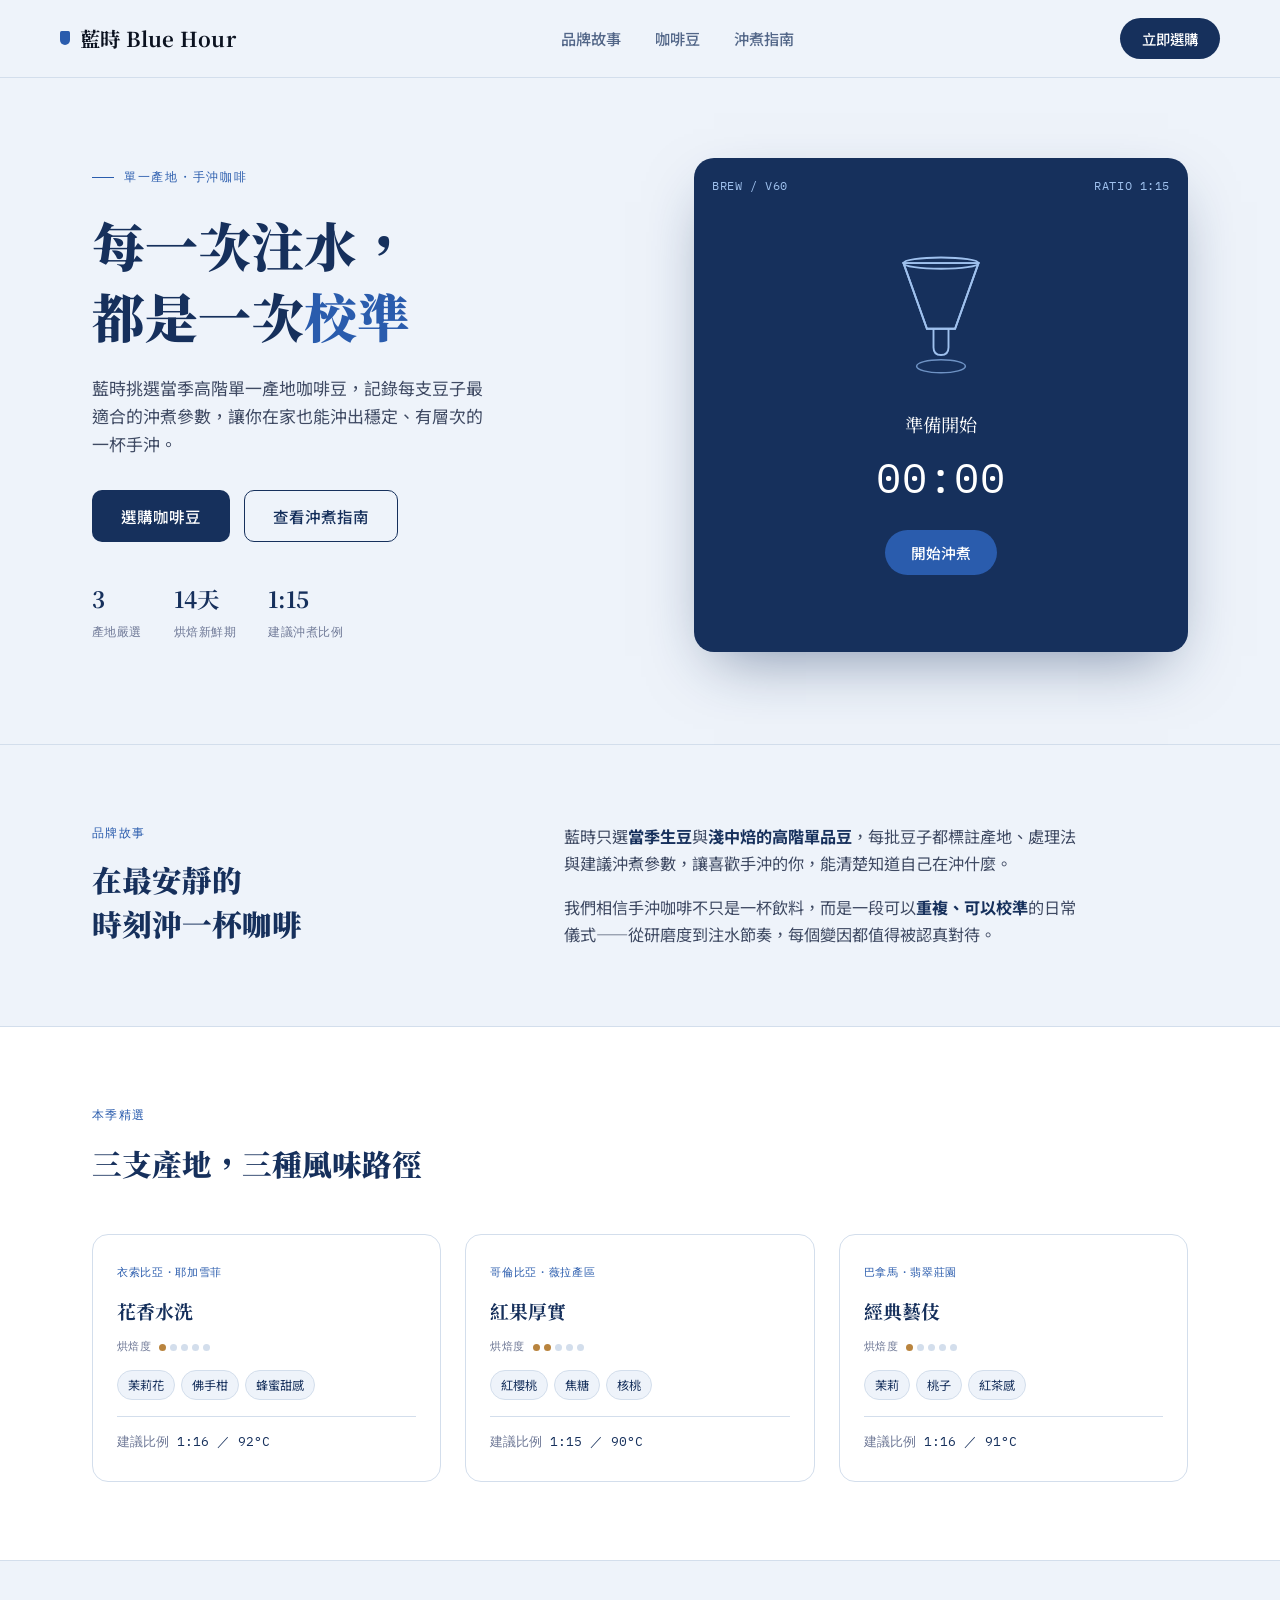
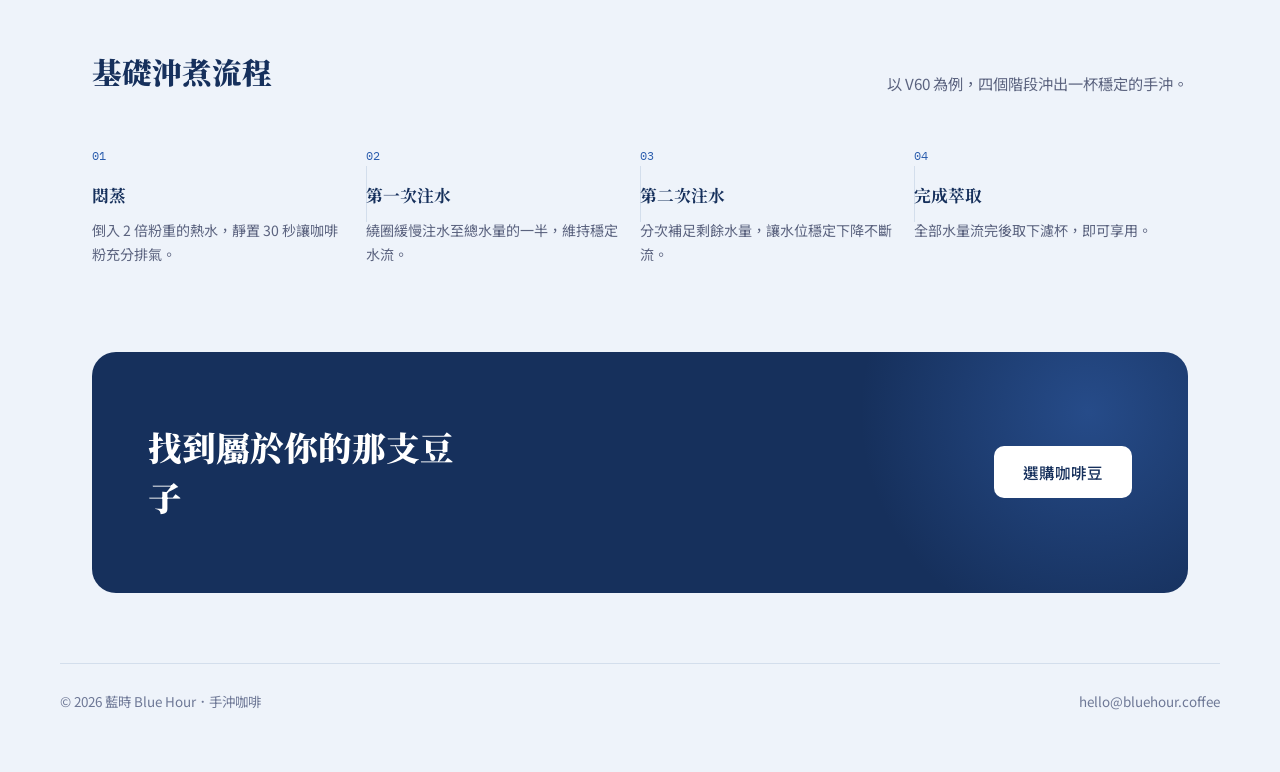
<file: w1/claude.html>
<!DOCTYPE html>
<html lang="zh-Hant">
<head>
<meta charset="UTF-8">
<meta name="viewport" content="width=device-width, initial-scale=1.0">
<title>藍時 Blue Hour｜手沖咖啡</title>
<link rel="preconnect" href="https://fonts.googleapis.com">
<link rel="preconnect" href="https://fonts.gstatic.com" crossorigin>
<link href="https://fonts.googleapis.com/css2?family=Noto+Serif+TC:wght@500;700;900&family=Noto+Sans+TC:wght@400;500;700&family=IBM+Plex+Mono:wght@400;500&display=swap" rel="stylesheet">
<style>
  :root{
    --ink: #0B1220;
    --deep: #16305C;
    --blue: #2A5CAD;
    --blue-bright: #3E74CC;
    --paper: #EEF3FA;
    --mist: #D3DEEC;
    --white: #FFFFFF;
    --roast: #B9843E;

    --display: 'Noto Serif TC', serif;
    --body: 'Noto Sans TC', sans-serif;
    --mono: 'IBM Plex Mono', monospace;
  }

  *{ box-sizing:border-box; margin:0; padding:0; }
  html{ scroll-behavior:smooth; }
  body{
    background: var(--paper);
    color: var(--ink);
    font-family: var(--body);
    line-height:1.65;
    -webkit-font-smoothing:antialiased;
  }
  a{ color:inherit; text-decoration:none; }
  ul{ list-style:none; }
  button{ font-family:inherit; cursor:pointer; }
  :focus-visible{ outline:2px solid var(--blue); outline-offset:3px; border-radius:4px; }

  .wrap{ max-width:1160px; margin:0 auto; padding:0 32px; }

  /* NAV */
  header.site{
    position:sticky; top:0; z-index:50;
    background: rgba(238,243,250,0.88);
    backdrop-filter: blur(10px);
    border-bottom:1px solid var(--mist);
  }
  .nav{ display:flex; align-items:center; justify-content:space-between; padding:18px 0; }
  .logo{ font-family:var(--display); font-weight:700; font-size:1.28rem; letter-spacing:0.02em; display:flex; align-items:center; gap:10px; }
  .logo .mark{ width:10px; height:14px; background:var(--blue); border-radius:2px 2px 6px 6px; }
  .nav-links{ display:flex; gap:34px; font-size:0.95rem; font-weight:500; color:var(--deep); }
  .nav-links a{ opacity:0.72; transition:opacity .15s ease; }
  .nav-links a:hover{ opacity:1; }
  .nav-cta{
    background:var(--deep); color:var(--white);
    padding:10px 22px; border-radius:999px; font-size:0.9rem; font-weight:500;
    border:none; transition:background .15s ease, transform .15s ease;
  }
  .nav-cta:hover{ background:var(--blue); transform:translateY(-1px); }

  /* HERO */
  .hero{ padding:80px 0 92px; }
  .hero-grid{ display:grid; grid-template-columns:1.05fr 0.95fr; gap:56px; align-items:center; }
  .eyebrow{
    font-family:var(--mono); font-size:0.76rem; letter-spacing:0.14em; text-transform:uppercase;
    color:var(--blue); display:flex; align-items:center; gap:10px; margin-bottom:22px;
  }
  .eyebrow::before{ content:""; width:22px; height:1px; background:var(--blue); }
  .hero h1{
    font-family:var(--display); font-weight:900; font-size:clamp(2.1rem,4.2vw,3.3rem);
    line-height:1.35; color:var(--deep); margin-bottom:22px;
  }
  .hero h1 em{ font-style:normal; color:var(--blue); }
  .hero p.lede{ font-size:1.06rem; color:#3F4A63; max-width:44ch; margin-bottom:32px; }
  .hero-actions{ display:flex; gap:14px; flex-wrap:wrap; margin-bottom:38px; }
  .btn-primary, .btn-ghost{
    padding:14px 28px; border-radius:10px; font-size:0.97rem; font-weight:500;
    border:1px solid transparent; transition:all .15s ease; display:inline-flex; align-items:center; gap:8px;
  }
  .btn-primary{ background:var(--deep); color:var(--white); }
  .btn-primary:hover{ background:var(--blue); transform:translateY(-1px); }
  .btn-ghost{ background:transparent; border-color:var(--deep); color:var(--deep); }
  .btn-ghost:hover{ background:var(--deep); color:var(--white); }

  .hero-stats{ display:flex; gap:32px; font-family:var(--mono); }
  .hero-stats div strong{ display:block; font-size:1.4rem; font-family:var(--display); color:var(--deep); }
  .hero-stats div span{ font-size:0.74rem; color:#6E7896; letter-spacing:0.04em; }

  /* SIGNATURE: brew timer */
  .brewer{
    position:relative; background:var(--deep); border-radius:20px;
    aspect-ratio:1/1; overflow:hidden;
    box-shadow:0 24px 60px -20px rgba(22,48,92,0.5);
    display:flex; flex-direction:column; align-items:center; justify-content:center;
    padding: 26px;
  }
  .brewer-hud{
    position:absolute; top:18px; left:18px; right:18px;
    display:flex; justify-content:space-between;
    font-family:var(--mono); font-size:0.72rem; color:#9FC1EE; letter-spacing:0.05em;
  }
  .brewer-stage{
    font-family:var(--display); color:var(--white); font-size:1.15rem;
    margin-top: 6px; margin-bottom: 4px; text-align:center; min-height: 1.6em;
  }
  .brewer-time{
    font-family:var(--mono); font-size:2.6rem; color:var(--white); letter-spacing:0.02em; margin-bottom:18px;
  }
  .dripper-svg{ width:150px; margin-bottom: 18px; }
  .brewer-btn{
    background:var(--blue); color:var(--white); border:none;
    padding:12px 26px; border-radius:999px; font-size:0.92rem; font-weight:500;
    transition:background .15s ease;
  }
  .brewer-btn:hover{ background:var(--blue-bright); }
  .brewer-btn:disabled{ opacity:0.55; cursor:default; }

  /* STORY */
  .story{ padding:78px 0; border-top:1px solid var(--mist); }
  .story-grid{ display:grid; grid-template-columns:0.8fr 1.2fr; gap:56px; }
  .section-label{
    font-family:var(--mono); font-size:0.76rem; letter-spacing:0.12em; text-transform:uppercase;
    color:var(--blue); margin-bottom:14px;
  }
  .story h2{ font-family:var(--display); font-weight:900; font-size:1.85rem; color:var(--deep); line-height:1.5; }
  .story-body p{ font-size:1.01rem; color:#3F4A63; margin-bottom:18px; max-width:58ch; }
  .story-body p:last-child{ margin-bottom:0; }
  .story-body strong{ color:var(--deep); }

  /* BEANS */
  .beans{ padding:78px 0; background:var(--white); border-top:1px solid var(--mist); border-bottom:1px solid var(--mist); }
  .beans-head{ max-width:640px; margin-bottom:46px; }
  .beans-head h2{ font-family:var(--display); font-weight:900; font-size:1.85rem; color:var(--deep); margin-top:10px; }
  .bean-cards{ display:grid; grid-template-columns:repeat(3,1fr); gap:24px; }
  .b-card{
    border:1px solid var(--mist); border-radius:16px; padding:28px 24px;
    transition:border-color .15s ease, transform .15s ease;
  }
  .b-card:hover{ border-color:var(--blue-bright); transform:translateY(-3px); }
  .b-card .origin{ font-family:var(--mono); font-size:0.7rem; color:var(--blue); letter-spacing:0.06em; margin-bottom:14px; }
  .b-card h3{ font-family:var(--display); font-weight:700; font-size:1.18rem; color:var(--deep); margin-bottom:12px; }
  .roast-bar{ display:flex; align-items:center; gap:8px; margin-bottom:14px; }
  .roast-bar .label{ font-family:var(--mono); font-size:0.68rem; color:#6E7896; letter-spacing:0.04em; }
  .roast-dots{ display:flex; gap:4px; }
  .roast-dots span{ width:7px; height:7px; border-radius:50%; background:var(--mist); }
  .roast-dots span.on{ background:var(--roast); }
  .flavor-tags{ display:flex; flex-wrap:wrap; gap:6px; margin-bottom:16px; }
  .flavor-tags span{
    font-size:0.76rem; padding:4px 10px; border-radius:999px;
    background:var(--paper); color:var(--deep); border:1px solid var(--mist);
  }
  .b-card .ratio{ font-family:var(--mono); font-size:0.82rem; color:var(--deep); border-top:1px solid var(--mist); padding-top:14px; }
  .b-card .ratio span{ color:#6E7896; }

  /* GUIDE */
  .guide{ padding:86px 0; }
  .guide-head{ display:flex; justify-content:space-between; align-items:flex-end; margin-bottom:50px; gap:24px; flex-wrap:wrap; }
  .guide-head h2{ font-family:var(--display); font-weight:900; font-size:1.85rem; color:var(--deep); }
  .guide-head p{ max-width:38ch; color:#5B637F; font-size:0.95rem; }
  .steps{ display:grid; grid-template-columns:repeat(4,1fr); position:relative; }
  .step{ position:relative; padding:0 22px 0 0; }
  .step:not(:last-child)::after{
    content:""; position:absolute; top:20px; right:-1px; width:1px; height:56px; background:var(--mist);
  }
  .step .num{ font-family:var(--mono); font-size:0.76rem; color:var(--blue); margin-bottom:16px; display:block; }
  .step h3{ font-family:var(--display); font-weight:700; font-size:1.05rem; color:var(--deep); margin-bottom:10px; }
  .step p{ font-size:0.88rem; color:#5B637F; }

  /* CTA */
  .cta{
    background:var(--deep); color:var(--white); border-radius:24px; margin:0 32px 32px;
    padding:70px 56px; position:relative; overflow:hidden;
  }
  .cta::before{
    content:""; position:absolute; width:460px; height:460px;
    background:radial-gradient(circle, rgba(62,116,204,0.4), transparent 70%);
    top:-170px; right:-130px; border-radius:50%;
  }
  .cta-inner{ position:relative; z-index:2; display:flex; justify-content:space-between; align-items:center; gap:40px; flex-wrap:wrap; }
  .cta h2{ font-family:var(--display); font-weight:900; font-size:clamp(1.5rem,2.8vw,2.1rem); max-width:16ch; line-height:1.5; }
  .cta .btn-primary{ background:var(--white); color:var(--deep); white-space:nowrap; }
  .cta .btn-primary:hover{ background:var(--paper); }

  footer.site{ padding:38px 32px 60px; }
  .footer-grid{
    max-width:1160px; margin:0 auto; display:flex; justify-content:space-between; align-items:center;
    flex-wrap:wrap; gap:16px; font-size:0.84rem; color:#6E7896; border-top:1px solid var(--mist); padding-top:26px;
  }

  @media (prefers-reduced-motion:reduce){ *{ animation-duration:0.001ms !important; transition-duration:0.001ms !important; } }

  @media (max-width:880px){
    .hero-grid{ grid-template-columns:1fr; }
    .brewer{ order:-1; max-width:400px; margin:0 auto 8px; }
    .story-grid{ grid-template-columns:1fr; gap:28px; }
    .bean-cards{ grid-template-columns:1fr; }
    .steps{ grid-template-columns:1fr 1fr; row-gap:32px; }
    .step:nth-child(2)::after{ display:none; }
    .nav-links{ display:none; }
    .cta{ margin:0 16px 16px; padding:46px 28px; }
    .cta-inner{ flex-direction:column; align-items:flex-start; }
  }
  @media (max-width:520px){
    .wrap{ padding:0 20px; }
    .steps{ grid-template-columns:1fr; }
    .step:not(:last-child)::after{ display:none; }
    .hero-stats{ gap:20px; }
  }
</style>
</head>
<body>

<header class="site">
  <nav class="wrap nav">
    <div class="logo"><span class="mark"></span>藍時 Blue Hour</div>
    <ul class="nav-links">
      <li><a href="#story">品牌故事</a></li>
      <li><a href="#beans">咖啡豆</a></li>
      <li><a href="#guide">沖煮指南</a></li>
    </ul>
    <button class="nav-cta">立即選購</button>
  </nav>
</header>

<section class="hero">
  <div class="wrap hero-grid">
    <div>
      <div class="eyebrow">單一產地・手沖咖啡</div>
      <h1>每一次注水，<br>都是一次<em>校準</em></h1>
      <p class="lede">藍時挑選當季高階單一產地咖啡豆，記錄每支豆子最適合的沖煮參數，讓你在家也能沖出穩定、有層次的一杯手沖。</p>
      <div class="hero-actions">
        <button class="btn-primary">選購咖啡豆</button>
        <button class="btn-ghost">查看沖煮指南</button>
      </div>
      <div class="hero-stats">
        <div><strong>3</strong><span>產地嚴選</span></div>
        <div><strong>14天</strong><span>烘焙新鮮期</span></div>
        <div><strong>1:15</strong><span>建議沖煮比例</span></div>
      </div>
    </div>

    <div class="brewer">
      <div class="brewer-hud">
        <span>BREW / V60</span>
        <span id="ratioTag">RATIO 1:15</span>
      </div>
      <svg class="dripper-svg" id="dripperSvg" viewBox="0 0 160 160" xmlns="http://www.w3.org/2000/svg">
        <path d="M40 30 L120 30 L95 100 L65 100 Z" fill="none" stroke="#9FC1EE" stroke-width="2"/>
        <rect id="waterLevel" x="65" y="98" width="30" height="0" fill="#3E74CC" opacity="0.85"/>
        <path d="M40 30 L120 30 L95 100 L65 100 Z" fill="none" stroke="#9FC1EE" stroke-width="2"/>
        <ellipse cx="80" cy="30" rx="40" ry="6" fill="none" stroke="#9FC1EE" stroke-width="2"/>
        <path d="M72 100 L72 120 Q72 128 80 128 Q88 128 88 120 L88 100" fill="none" stroke="#9FC1EE" stroke-width="2"/>
        <ellipse cx="80" cy="140" rx="26" ry="7" fill="none" stroke="#6E92C4" stroke-width="1.6"/>
        <line id="pourLine" x1="80" y1="8" x2="80" y2="30" stroke="#3E74CC" stroke-width="3" opacity="0"/>
      </svg>
      <div class="brewer-stage" id="stageLabel">準備開始</div>
      <div class="brewer-time" id="timeLabel">00:00</div>
      <button class="brewer-btn" id="brewBtn">開始沖煮</button>
    </div>
  </div>
</section>

<section class="story" id="story">
  <div class="wrap story-grid">
    <div>
      <div class="section-label">品牌故事</div>
      <h2>在最安靜的<br>時刻沖一杯咖啡</h2>
    </div>
    <div class="story-body">
      <p>藍時只選<strong>當季生豆</strong>與<strong>淺中焙的高階單品豆</strong>，每批豆子都標註產地、處理法與建議沖煮參數，讓喜歡手沖的你，能清楚知道自己在沖什麼。</p>
      <p>我們相信手沖咖啡不只是一杯飲料，而是一段可以<strong>重複、可以校準</strong>的日常儀式——從研磨度到注水節奏，每個變因都值得被認真對待。</p>
    </div>
  </div>
</section>

<section class="beans" id="beans">
  <div class="wrap">
    <div class="beans-head">
      <div class="section-label">本季精選</div>
      <h2>三支產地，三種風味路徑</h2>
    </div>
    <div class="bean-cards">
      <div class="b-card">
        <div class="origin">衣索比亞・耶加雪菲</div>
        <h3>花香水洗</h3>
        <div class="roast-bar">
          <span class="label">烘焙度</span>
          <div class="roast-dots"><span class="on"></span><span></span><span></span><span></span><span></span></div>
        </div>
        <div class="flavor-tags"><span>茉莉花</span><span>佛手柑</span><span>蜂蜜甜感</span></div>
        <div class="ratio"><span>建議比例</span> 1:16 ／ 92°C</div>
      </div>
      <div class="b-card">
        <div class="origin">哥倫比亞・薇拉產區</div>
        <h3>紅果厚實</h3>
        <div class="roast-bar">
          <span class="label">烘焙度</span>
          <div class="roast-dots"><span class="on"></span><span class="on"></span><span></span><span></span><span></span></div>
        </div>
        <div class="flavor-tags"><span>紅櫻桃</span><span>焦糖</span><span>核桃</span></div>
        <div class="ratio"><span>建議比例</span> 1:15 ／ 90°C</div>
      </div>
      <div class="b-card">
        <div class="origin">巴拿馬・翡翠莊園</div>
        <h3>經典藝伎</h3>
        <div class="roast-bar">
          <span class="label">烘焙度</span>
          <div class="roast-dots"><span class="on"></span><span></span><span></span><span></span><span></span></div>
        </div>
        <div class="flavor-tags"><span>茉莉</span><span>桃子</span><span>紅茶感</span></div>
        <div class="ratio"><span>建議比例</span> 1:16 ／ 91°C</div>
      </div>
    </div>
  </div>
</section>

<section class="guide" id="guide">
  <div class="wrap">
    <div class="guide-head">
      <h2>基礎沖煮流程</h2>
      <p>以 V60 為例，四個階段沖出一杯穩定的手沖。</p>
    </div>
    <div class="steps">
      <div class="step">
        <span class="num">01</span>
        <h3>悶蒸</h3>
        <p>倒入 2 倍粉重的熱水，靜置 30 秒讓咖啡粉充分排氣。</p>
      </div>
      <div class="step">
        <span class="num">02</span>
        <h3>第一次注水</h3>
        <p>繞圈緩慢注水至總水量的一半，維持穩定水流。</p>
      </div>
      <div class="step">
        <span class="num">03</span>
        <h3>第二次注水</h3>
        <p>分次補足剩餘水量，讓水位穩定下降不斷流。</p>
      </div>
      <div class="step">
        <span class="num">04</span>
        <h3>完成萃取</h3>
        <p>全部水量流完後取下濾杯，即可享用。</p>
      </div>
    </div>
  </div>
</section>

<div class="wrap" style="padding:0;">
  <div class="cta">
    <div class="cta-inner">
      <h2>找到屬於你的那支豆子</h2>
      <button class="btn-primary">選購咖啡豆</button>
    </div>
  </div>
</div>

<footer class="site">
  <div class="footer-grid">
    <div>© 2026 藍時 Blue Hour．手沖咖啡</div>
    <div>hello@bluehour.coffee</div>
  </div>
</footer>

<script>
  (function(){
    const btn = document.getElementById('brewBtn');
    const stageLabel = document.getElementById('stageLabel');
    const timeLabel = document.getElementById('timeLabel');
    const waterLevel = document.getElementById('waterLevel');
    const pourLine = document.getElementById('pourLine');

    const stages = [
      { name:'悶蒸中', dur:30, water:8 },
      { name:'第一次注水', dur:60, water:38 },
      { name:'第二次注水', dur:60, water:75 },
      { name:'萃取完成', dur:0, water:75 }
    ];

    let running = false;
    let stageIndex = 0;
    let elapsed = 0;
    let totalElapsed = 0;
    let timer = null;

    function fmt(s){
      const m = Math.floor(s/60).toString().padStart(2,'0');
      const sec = Math.floor(s%60).toString().padStart(2,'0');
      return m+':'+sec;
    }

    function tick(){
      totalElapsed += 1;
      elapsed += 1;
      timeLabel.textContent = fmt(totalElapsed);

      const stage = stages[stageIndex];
      const progress = stage.dur ? Math.min(elapsed/stage.dur, 1) : 1;
      const prevWater = stageIndex === 0 ? 0 : stages[stageIndex-1].water;
      const currentWater = prevWater + (stage.water - prevWater) * progress;
      waterLevel.setAttribute('y', 98 - currentWater*0.55);
      waterLevel.setAttribute('height', currentWater*0.55);

      pourLine.style.opacity = (stageIndex === 1 || stageIndex === 2) ? '0.9' : '0';

      if(stage.dur && elapsed >= stage.dur){
        stageIndex += 1;
        elapsed = 0;
        if(stageIndex >= stages.length - 1){
          stageLabel.textContent = stages[stages.length-1].name;
          pourLine.style.opacity = '0';
          clearInterval(timer);
          running = false;
          btn.disabled = false;
          btn.textContent = '再沖一次';
          return;
        }
        stageLabel.textContent = stages[stageIndex].name;
      }
    }

    btn.addEventListener('click', () => {
      if(running) return;
      running = true;
      stageIndex = 0;
      elapsed = 0;
      totalElapsed = 0;
      waterLevel.setAttribute('y', 98);
      waterLevel.setAttribute('height', 0);
      stageLabel.textContent = stages[0].name;
      timeLabel.textContent = '00:00';
      btn.disabled = true;
      btn.textContent = '沖煮中…';
      timer = setInterval(tick, 1000);
    });
  })();
</script>

</body>
</html>
</file>
<file: pages/assets/css/site.css>
﻿:root{--ink:#ca8d51;--muted:#a5621e;--paper:#faf7f1;--white:#2f240d;--coffee:#9c908a;--coffee-dark:#4a3428;--terracotta:#bc7556;--sage:#87907a;--line:#e8ded1;--serif:Georgia,"Noto Serif TC",serif;--sans:"Noto Sans TC","Microsoft JhengHei",sans-serif;--max:1120px}*{box-sizing:border-box}html{scroll-behavior:smooth}body{margin:0;background:var(--white);color:var(--ink);font-family:var(--sans);font-size:16px;line-height:1.8}a{color:inherit;text-decoration:none}a:focus-visible,button:focus-visible{outline:3px solid var(--terracotta);outline-offset:4px}.container{width:min(var(--max),calc(100% - 48px));margin-inline:auto}.skip-link{position:absolute;left:16px;top:-60px;background:var(--coffee-dark);color:white;padding:8px 14px;z-index:5}.skip-link:focus{top:12px}.sr-only{position:absolute;width:1px;height:1px;padding:0;margin:-1px;overflow:hidden;clip:rect(0,0,0,0);white-space:nowrap;border:0}.site-header{position:relative;z-index:2;background:var(--white);border-bottom:1px solid rgba(117,77,55,.1)}.header-inner{min-height:82px;display:flex;align-items:center;justify-content:space-between}.brand{display:flex;align-items:center;gap:12px;font-family:var(--serif);font-size:19px;font-weight:700;line-height:1.2}.brand small{display:block;margin-top:5px;color:var(--muted);font-family:var(--sans);font-size:10px;font-weight:400;letter-spacing:.12em}.brand-mark{display:grid;place-items:center;width:42px;height:42px;border:1px solid var(--coffee);border-radius:50%;color:var(--coffee);font-size:20px}.site-nav{display:flex;align-items:center;gap:38px}.site-nav a{position:relative;color:#655a51;font-size:14px}.site-nav a:hover,.site-nav a[aria-current=page]{color:var(--coffee);font-weight:700}.site-nav a[aria-current=page]:after{content:"";position:absolute;left:0;right:0;bottom:-9px;height:2px;background:var(--terracotta)}.menu-toggle{display:none}.hero{position:relative;min-height:555px;overflow:hidden;background:var(--paper)}.hero-inner{position:relative;z-index:1;padding-top:100px;padding-bottom:90px}.eyebrow{margin:0 0 17px;color:var(--terracotta);font-size:11px;font-weight:700;letter-spacing:.2em}.hero h1,.page-hero h1{margin:0;font-family:var(--serif);font-size:clamp(38px,5vw,62px);font-weight:500;line-height:1.35;letter-spacing:.03em}.hero-copy{max-width:460px;margin:21px 0 29px;color:var(--muted);font-size:15px}.hero-actions{display:flex;align-items:center;gap:27px}.button{display:inline-flex;min-height:48px;align-items:center;justify-content:center;gap:18px;padding:0 22px;font-size:13px;transition:transform .2s,background .2s}.button:hover{transform:translateY(-2px)}.button-primary{background:var(--coffee);color:white}.button-primary:hover{background:var(--coffee-dark)}.button-light{background:var(--white);color:var(--coffee-dark)}.text-link{display:inline-flex;align-items:center;gap:12px;border-bottom:1px solid var(--terracotta);padding-bottom:4px;color:var(--coffee);font-size:13px;font-weight:600}.hero-note{display:flex;align-items:center;gap:9px;margin-top:55px;color:#8a7d70;font-size:11px;letter-spacing:.08em}.note-dot{width:7px;height:7px;border-radius:50%;background:var(--sage)}.hero-art{position:absolute;top:40px;right:max(calc((100vw - var(--max))/2 - 10px),7%);width:390px;height:390px;border-radius:50%;background:#e9ded0}.sun{position:absolute;top:45px;right:45px;width:165px;height:165px;border-radius:50%;background:#d2a987}.cup{position:absolute;z-index:1;left:110px;top:107px;width:190px;height:175px;border-radius:22px 22px 75px 75px;background:#fffaf2;box-shadow:0 24px 35px #6e493326;transform:rotate(-7deg)}.cup:before{content:"";position:absolute;left:0;right:0;top:0;height:35px;border-radius:50%;background:#e6d7c5}.cup-coffee{position:absolute;left:16px;right:16px;top:7px;height:22px;border-radius:50%;background:#754d37}.cup-handle{position:absolute;right:-48px;top:46px;width:70px;height:82px;border:17px solid #fffaf2;border-left:0;border-radius:0 50% 50% 0}.art-caption{position:absolute;bottom:58px;left:52px;color:#785b46;font-family:var(--serif);font-size:12px;letter-spacing:.2em;line-height:1.7}.art-leaf{position:absolute;width:70px;height:23px;border-radius:100% 0 100% 0;background:#919780;transform:rotate(-35deg)}.leaf-one{top:64px;left:65px}.leaf-two{bottom:75px;right:45px;transform:rotate(140deg)}.section{padding:100px 0}.intro-grid{display:grid;grid-template-columns:1fr 1fr;gap:90px;align-items:center}.section h2,.story-copy h2,.contact-grid h2,.contact-bottom h2{margin:0;font-family:var(--serif);font-size:clamp(28px,3.3vw,40px);font-weight:500;line-height:1.55}.lead{margin:0 0 25px;color:var(--muted);font-size:16px;line-height:2}.features{background:#f7f3ec}.section-heading{text-align:center;margin-bottom:46px}.section-heading .eyebrow{margin-bottom:10px}.section-heading>p:last-child{margin:11px 0 0;color:var(--muted);font-size:14px}.feature-grid{display:grid;grid-template-columns:repeat(3,1fr);gap:20px}.feature-card{position:relative;min-height:240px;padding:30px;background:var(--white);border:1px solid var(--line)}.feature-number{position:absolute;top:20px;right:23px;color:#c8b9a7;font-family:var(--serif);font-size:13px}.feature-icon{display:grid;place-items:center;width:46px;height:46px;margin-bottom:20px;border-radius:50%;background:#f1e9df;color:var(--coffee);font-size:19px}.feature-card h3,.value-list h3{margin:0 0 8px;font-family:var(--serif);font-size:19px;font-weight:600}.feature-card p,.value-list p{margin:0;color:var(--muted);font-size:13px;line-height:1.9}.closing{padding:66px 0;background:var(--coffee-dark);color:white}.closing-inner{display:flex;align-items:center;justify-content:space-between}.closing .eyebrow{color:#d7ad8d}.closing h2{margin:0;font-family:var(--serif);font-size:32px;font-weight:500;line-height:1.5}.site-footer{padding:42px 0 20px;background:#f5f0e8}.footer-brand{font-family:var(--serif);font-size:20px;font-weight:700}.footer-inner>p{margin:5px 0 30px;color:var(--muted);font-size:12px}.footer-bottom{display:flex;justify-content:space-between;align-items:center;border-top:1px solid var(--line);padding-top:14px;color:#8b8075;font-size:11px}.footer-bottom nav{display:flex;gap:22px}.footer-bottom a:hover{color:var(--coffee)}.page-hero{padding:72px 0 48px;background:var(--paper)}.page-hero h1{font-size:clamp(36px,4vw,50px)}.page-hero .container>p:not(.eyebrow){margin:12px 0 0;color:var(--muted);font-size:14px}.breadcrumbs{display:flex;gap:11px;margin-top:30px;color:#93877a;font-size:11px}.breadcrumbs a:hover{color:var(--coffee)}.story-grid{display:grid;grid-template-columns:.9fr 1.1fr;gap:95px;align-items:center}.story-visual{position:relative;display:grid;place-items:center;min-height:360px;overflow:hidden;background:#eee5d8}.story-circle{width:220px;height:220px;border-radius:50%;background:#d6b99e}.story-word{position:absolute;left:13%;top:14%;color:var(--coffee-dark);font-family:var(--serif);font-size:27px;line-height:1.2;letter-spacing:.14em}.story-stamp{position:absolute;right:12%;bottom:13%;display:grid;place-content:center;width:78px;height:78px;border:1px solid var(--coffee);border-radius:50%;color:var(--coffee);font-size:9px;line-height:1.5;text-align:center;letter-spacing:.12em}.story-copy .eyebrow{margin-bottom:10px}.story-copy p:not(.eyebrow){color:var(--muted);font-size:14px}.values{background:var(--paper)}.value-list{max-width:780px;margin:42px auto 0}.value-list article{display:grid;grid-template-columns:65px 1fr;gap:15px;padding:23px 0;border-bottom:1px solid var(--line)}.value-list article>span{color:var(--terracotta);font-family:var(--serif);font-size:14px}.value-list h3{font-size:17px}.contact-grid{display:grid;grid-template-columns:1fr .83fr;gap:90px;align-items:start}.contact-grid h2{margin-bottom:17px}.contact-grid .lead{font-size:14px}.contact-note{display:flex;gap:14px;align-items:flex-start;margin-top:32px;padding:17px 20px;background:var(--paper);color:var(--muted);font-size:12px}.contact-note span{color:var(--terracotta);font-size:17px}.contact-note p{margin:0}.contact-card{padding:32px 35px;background:var(--paper);border:1px solid var(--line)}.contact-card-icon{display:grid;place-items:center;width:46px;height:46px;margin-bottom:13px;border-radius:50%;background:#eee4d8;color:var(--coffee);font-size:19px}.contact-card h3{margin:0 0 17px;font-family:var(--serif);font-size:19px}.contact-card dl{margin:0}.contact-card dl div{display:flex;justify-content:space-between;gap:15px;padding:10px 0;border-top:1px solid var(--line);font-size:13px}.contact-card dt{color:var(--muted)}.contact-card dd{margin:0;color:#9b8e80}.small-note{margin:15px 0 0;color:#93877a;font-size:11px}.contact-bottom{padding:65px 0;background:#f7f3ec}.contact-bottom .eyebrow{margin-bottom:8px}.contact-bottom h2{margin-bottom:22px;font-size:29px}@media(max-width:850px){.hero-art{right:-100px;opacity:.48}.hero-inner{max-width:var(--max)}.hero-copy{max-width:410px}.intro-grid,.story-grid,.contact-grid{gap:45px}.story-visual{min-height:300px}.feature-card{padding:24px}}@media(max-width:640px){body{font-size:15px}.container{width:min(100% - 36px,var(--max))}.header-inner{min-height:72px}.brand{font-size:17px}.brand-mark{width:38px;height:38px}.menu-toggle{display:flex;position:relative;z-index:4;width:42px;height:42px;flex-direction:column;align-items:center;justify-content:center;gap:6px;border:1px solid var(--line);background:transparent;color:var(--ink);cursor:pointer}.menu-toggle>span:not(.sr-only){width:18px;height:1px;background:var(--coffee-dark);transition:transform .2s}.menu-toggle[aria-expanded=true]>span:first-child{transform:translateY(3.5px) rotate(45deg)}.menu-toggle[aria-expanded=true]>span:nth-child(2){transform:translateY(-3.5px) rotate(-45deg)}.site-nav{display:none;position:absolute;top:71px;left:0;right:0;flex-direction:column;align-items:stretch;gap:0;padding:10px 18px 18px;background:var(--white);border-bottom:1px solid var(--line);box-shadow:0 12px 18px #37291b12}.site-nav.is-open{display:flex}.site-nav a{padding:12px 4px;border-bottom:1px solid #eee7df}.site-nav a:last-child{border:0}.site-nav a[aria-current=page]:after{display:none}.hero{min-height:580px}.hero-inner{padding-top:72px;padding-bottom:42px}.hero h1{font-size:40px}.hero-copy{max-width:100%;font-size:14px}.hero-art{top:275px;right:-95px;width:280px;height:280px;opacity:.22}.cup{left:76px;top:78px;transform:scale(.72) rotate(-7deg);transform-origin:top left}.sun{width:120px;height:120px}.art-caption{bottom:39px;left:34px}.hero-note{margin-top:36px}.section{padding:70px 0}.intro-grid,.story-grid,.contact-grid{grid-template-columns:1fr;gap:28px}.intro-grid .lead{margin-top:0}.feature-grid{grid-template-columns:1fr;gap:12px}.feature-card{min-height:0;padding:22px}.feature-icon{margin-bottom:12px}.section-heading{margin-bottom:28px}.closing{padding:47px 0}.closing-inner{align-items:flex-start;gap:24px;flex-direction:column}.closing h2{font-size:27px}.footer-bottom{align-items:flex-start;gap:12px;flex-direction:column}.footer-bottom nav{gap:17px}.page-hero{padding:52px 0 32px}.page-hero h1{font-size:38px}.breadcrumbs{margin-top:22px}.story-visual{min-height:280px}.story-copy h2,.contact-grid h2{font-size:32px}.value-list{margin-top:24px}.value-list article{grid-template-columns:36px 1fr;gap:10px;padding:18px 0}.contact-card{padding:25px 23px}.contact-bottom{padding:48px 0}.contact-bottom h2{font-size:26px}}@media(prefers-reduced-motion:reduce){html{scroll-behavior:auto}*,*:before,*:after{transition:none!important}}
</file>
